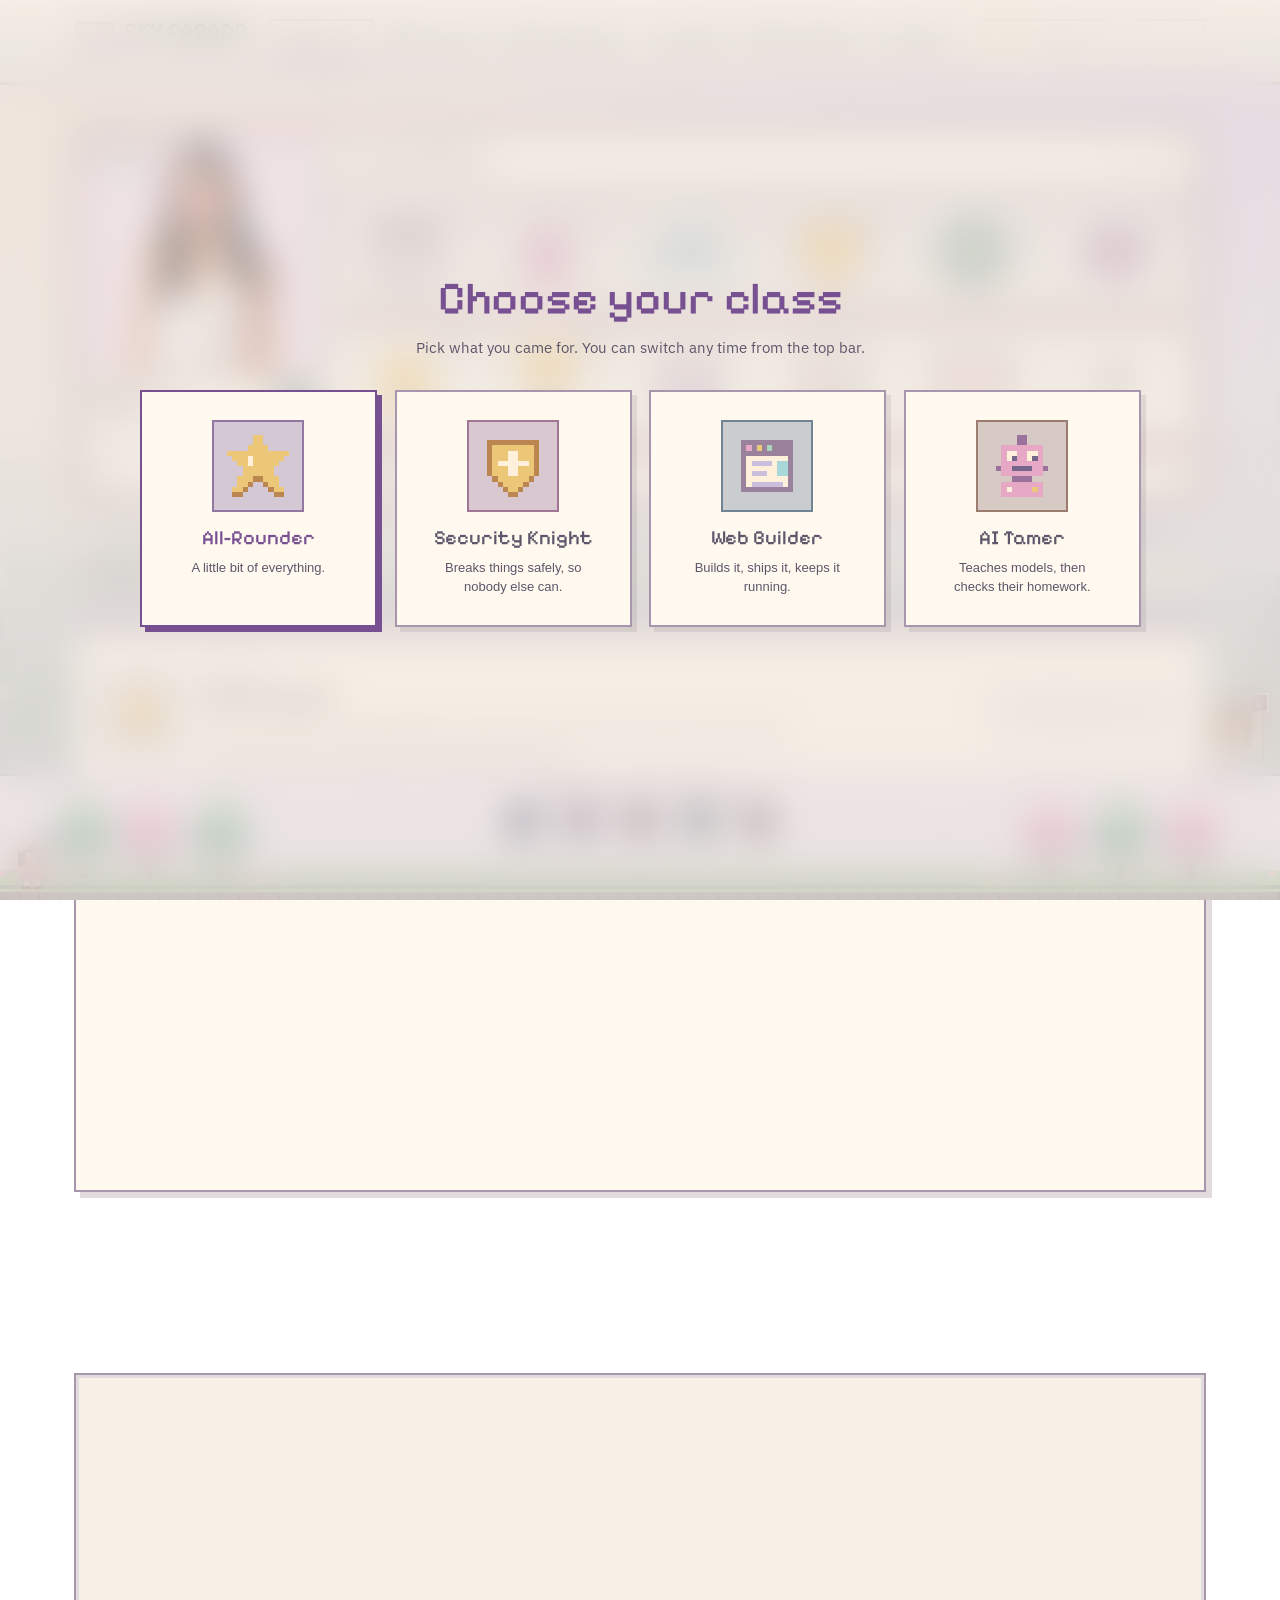
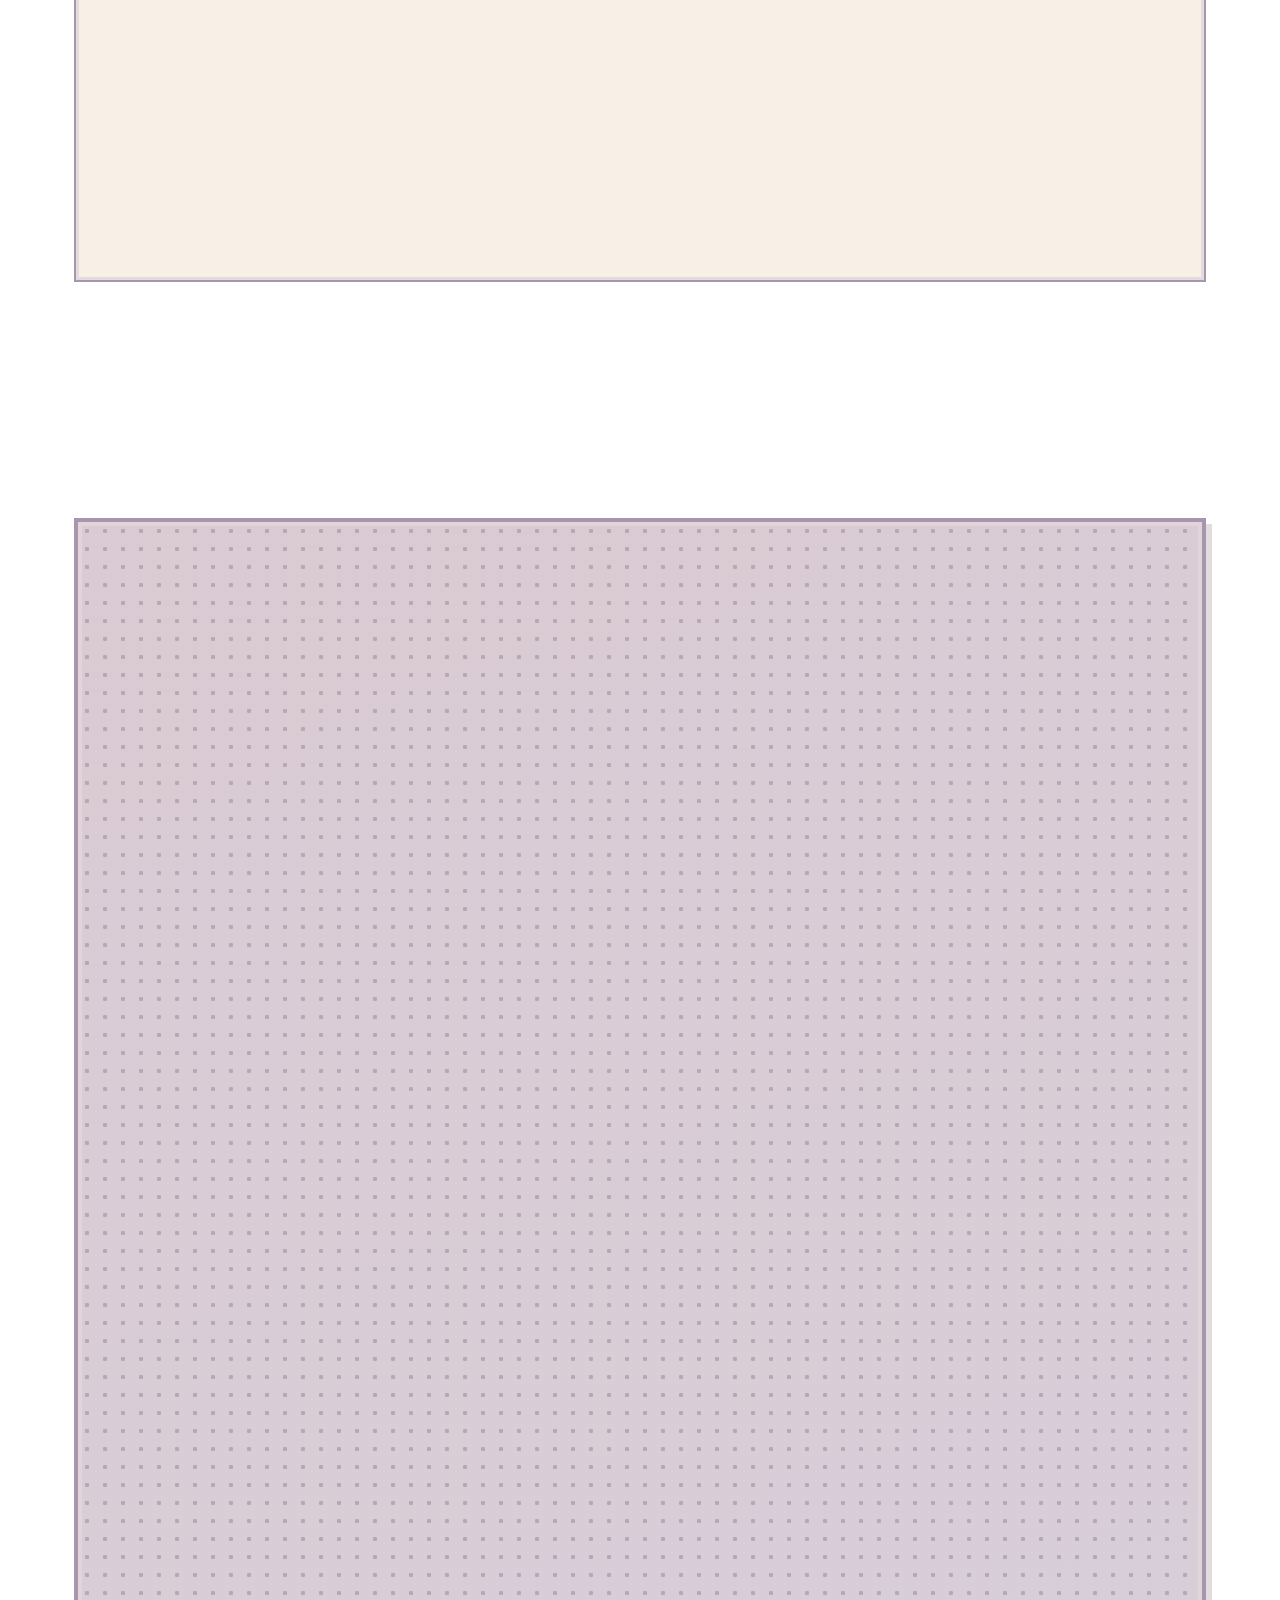
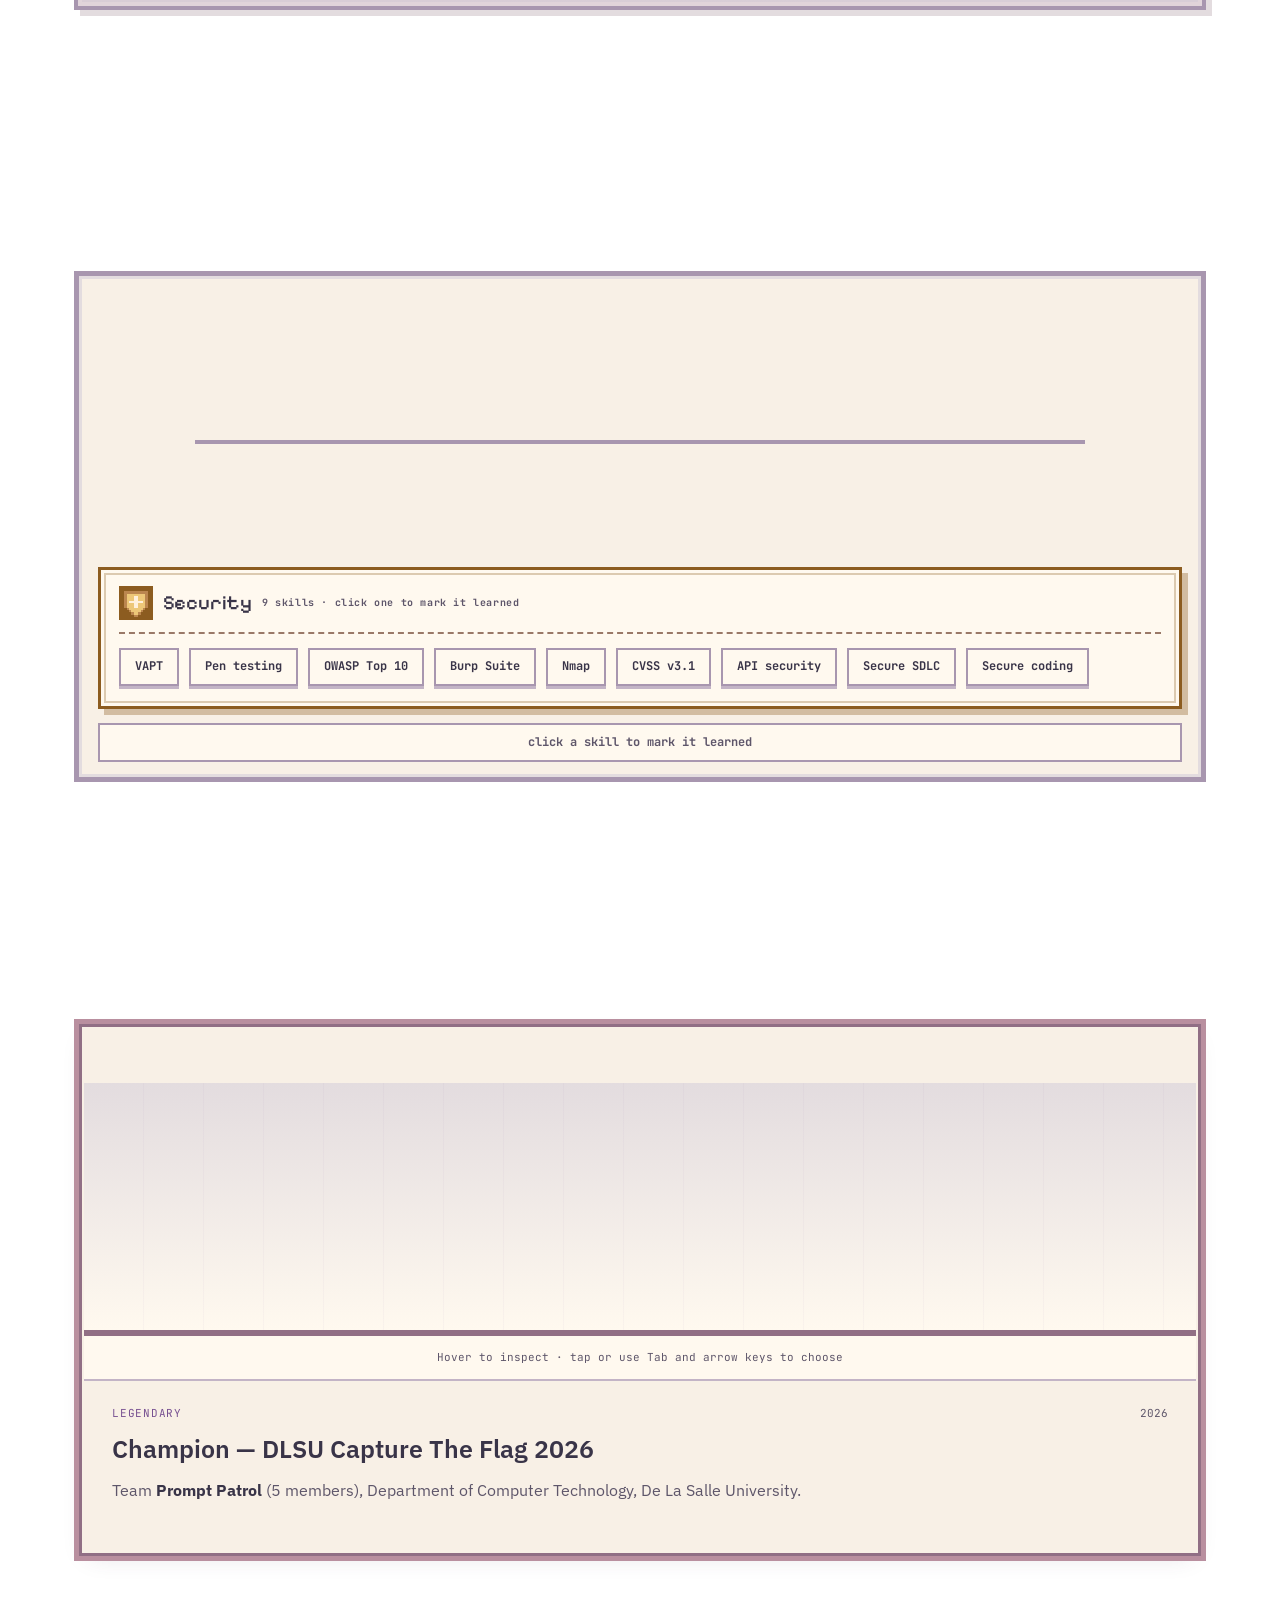
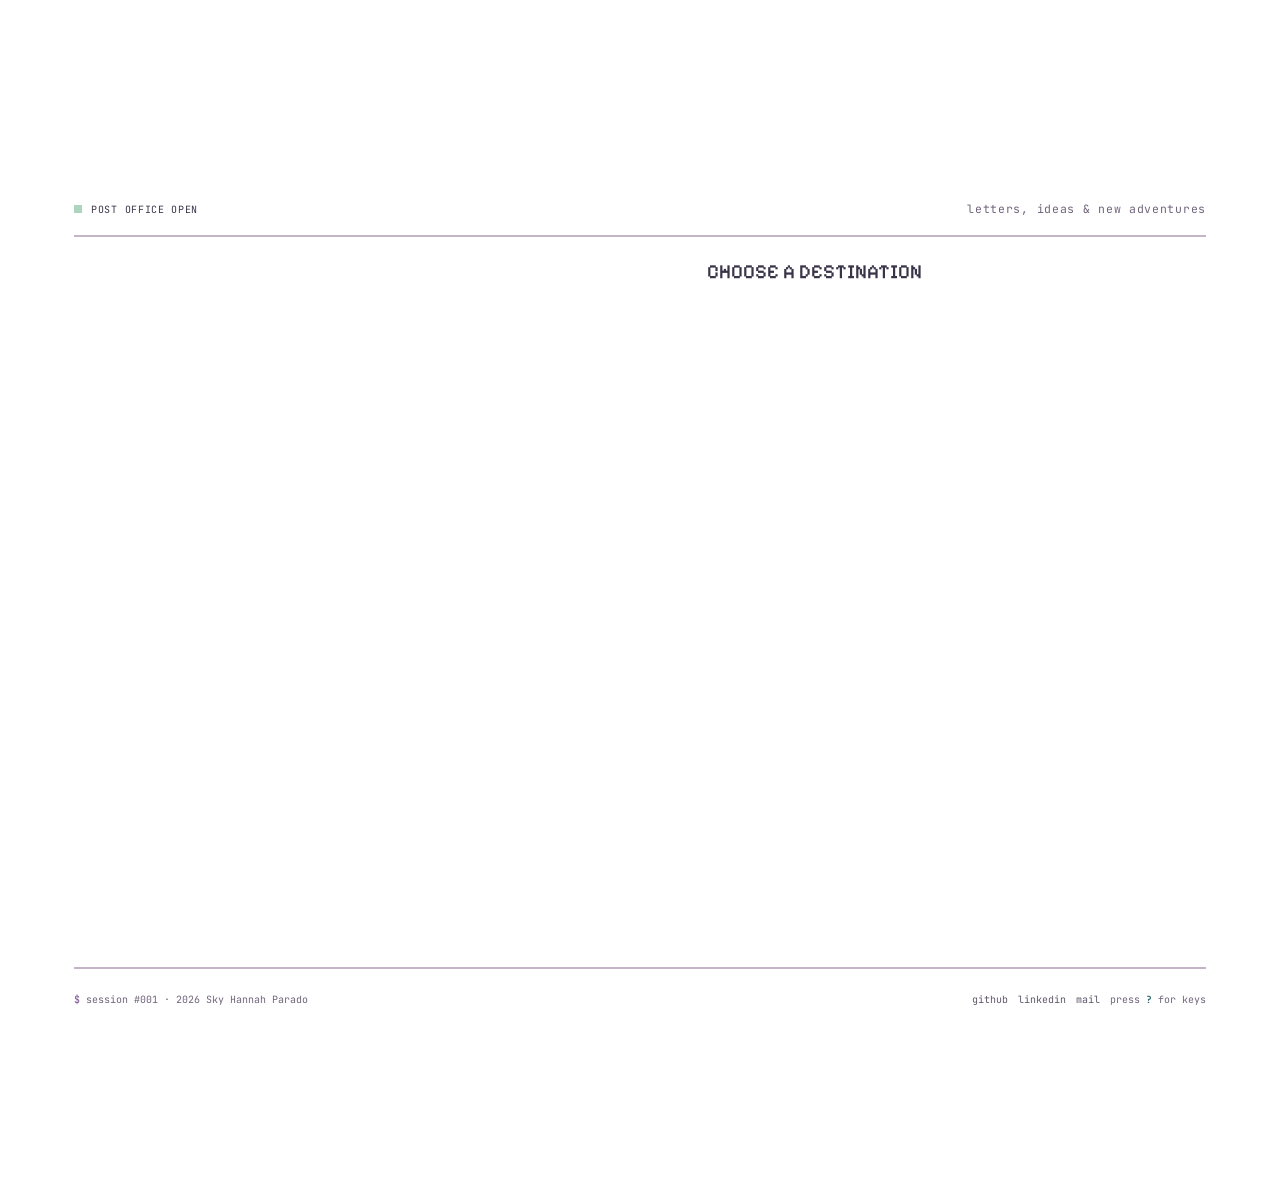
<file: index.html>
<!DOCTYPE html>
<html lang="en">
<head>
<meta charset="UTF-8">
<meta name="viewport" content="width=device-width, initial-scale=1.0">
<title>Sky Parado // parado.os</title>
<meta name="description" content="Sky Hannah Parado — Computer Science student at De La Salle University majoring in Network &amp; Information Security. CTF champion, builder of web apps and security tools.">
<link rel="preconnect" href="https://fonts.googleapis.com">
<link rel="preconnect" href="https://fonts.gstatic.com" crossorigin>
<link rel="stylesheet" href="https://fonts.googleapis.com/css2?family=Pixelify+Sans:wght@400;500;600;700&family=JetBrains+Mono:wght@400;500;700&family=IBM+Plex+Sans:wght@400;500;600&display=swap">
<link rel="stylesheet" href="css/style.css">
<link rel="stylesheet" href="css/quest.css">
<link rel="stylesheet" href="css/rpg.css">
<link rel="stylesheet" href="css/home.css">
<link rel="stylesheet" href="css/trophies.css">
<link rel="stylesheet" href="css/post.css">
<link rel="stylesheet" href="css/one.css?v=27">
<link rel="stylesheet" href="css/zoom.css">
<link rel="stylesheet" href="css/motion.css">
<link rel="stylesheet" href="css/guide.css?v=5">
<link rel="icon" href="data:image/svg+xml,<svg xmlns='http://www.w3.org/2000/svg' viewBox='0 0 100 100'><text y='.9em' font-size='90'>⌘</text></svg>">
</head>
<body class="rpg-site one-page" data-page="one">
<a class="skip-link" href="#main-content">Skip to content</a>


<!-- ===== nav: one page, so every link is a section ===== -->
<nav class="nav"><div class="nav-inner">
  <a class="brand" href="#top">
    <span class="logo"><svg viewBox="0 0 24 24" fill="currentColor" shape-rendering="crispEdges" aria-hidden="true"><path d="M3 4h6v3h6V4h6v9h-3v3h-3v3H9v-3H6v-3H3z"/></svg></span>
    <span class="nm">SKY PARADO<small>A LITTLE WORLD BY SKY</small></span>
  </a>
  <div class="nav-links one-nav">
    <a href="#character"><svg viewBox="0 0 24 24" fill="currentColor" shape-rendering="crispEdges" aria-hidden="true"><path fill-rule="evenodd" d="M2 10h3V7h3V4h3V1h2v3h3v3h3v3h3v3h-3v9h-6v-6h-4v6H5v-9H2z"/></svg>about</a>
    <a href="experience.html" data-sec="#experience"><svg viewBox="0 0 24 24" fill="currentColor" shape-rendering="crispEdges" aria-hidden="true"><path fill-rule="evenodd" d="M3 2h18v20H3zM7 6v2h10V6zM7 11v2h10v-2zM7 16v2h7v-2z"/></svg>journal</a>
    <a href="projects.html" data-sec="#projects"><svg viewBox="0 0 24 24" fill="currentColor" shape-rendering="crispEdges" aria-hidden="true"><path fill-rule="evenodd" d="M2 6h20v15H2zM8 2h8v3h-3V4h-2v1H8zM5 9v3h14V9z"/></svg>projects</a>
    <a href="skills.html" data-sec="#skills"><svg viewBox="0 0 24 24" fill="currentColor" shape-rendering="crispEdges" aria-hidden="true"><path d="M10 11H4V5h6v3h2v5h2V8h6v6h-6v4h4v4H6v-4h4z"/></svg>skills</a>
    <a href="certs.html" data-sec="#trophies"><svg viewBox="0 0 24 24" fill="currentColor" shape-rendering="crispEdges" aria-hidden="true"><path fill-rule="evenodd" d="M6 2h12v3h4v9h-5v3h-3v3h4v3H6v-3h4v-3H7v-3H2V5h4zM4 7v5h2V7zM18 7v5h2V7z"/></svg>trophies</a>
    <a href="contact.html" data-sec="#contact"><svg viewBox="0 0 24 24" fill="currentColor" shape-rendering="crispEdges" aria-hidden="true"><path fill-rule="evenodd" d="M2 5h20v15H2zM5 8v9h14V8h-3v3h-3v3h-2v-3H8V8z"/></svg>mail</a>
  </div>
  <button class="cls-switch" type="button" data-cls-open aria-haspopup="dialog" aria-label="Change class"><i data-item="star" aria-hidden="true"></i><span class="tl" id="clsNavName">class</span></button>
  <button class="theme-btn" aria-label="Toggle theme"><svg viewBox="0 0 24 24" fill="none" stroke="currentColor" stroke-width="2" stroke-linecap="round" stroke-linejoin="round"></svg><span class="tl">light</span></button>
  <div class="one-progress" aria-hidden="true"><i></i></div>
</div></nav>

<!-- ===== class gate: first visit picks a class; it sticks until changed from the nav ===== -->
<div class="cls-gate" id="clsGate" role="dialog" aria-modal="true" aria-labelledby="clsGateTitle" hidden>
  <div class="cls-gate-box">
    <h2 id="clsGateTitle">Choose your class</h2>
    <p class="cls-gate-sub">Pick what you came for. You can switch any time from the top bar.</p>
    <div class="cls-picker"><button class="cls-card" type="button" data-cls="all"><span class="cls-sprite"><i data-item="star" aria-hidden="true"></i></span><span class="cls-name">All-Rounder</span><span class="cls-quip">A little bit of everything.</span></button><button class="cls-card" type="button" data-cls="security"><span class="cls-sprite"><i data-item="sec" aria-hidden="true"></i></span><span class="cls-name">Security Knight</span><span class="cls-quip">Breaks things safely, so nobody else can.</span></button><button class="cls-card" type="button" data-cls="web"><span class="cls-sprite"><i data-item="web" aria-hidden="true"></i></span><span class="cls-name">Web Builder</span><span class="cls-quip">Builds it, ships it, keeps it running.</span></button><button class="cls-card" type="button" data-cls="ai"><span class="cls-sprite"><i data-item="ai" aria-hidden="true"></i></span><span class="cls-name">AI Tamer</span><span class="cls-quip">Teaches models, then checks their homework.</span></button></div>
  </div>
</div>

<main id="main-content" class="wrap hud-frame">

  <!-- ===== 00 · character card: portrait + inventory. Words appear in the dialog box on hover ===== -->
  <section class="cc" id="character" aria-labelledby="home-title">
    <div class="cc-left">
      <figure class="cc-photo" aria-label="Sky Hannah Parado &middot; Computer Science student at De La Salle University &middot; President of the Information Security Organization &middot; builds web apps, breaks them safely, plays CTFs">
        <span class="cc-no">No.001</span>
        <img src="picture_sky.png" alt="Sky Hannah Parado" width="240" height="280">
      </figure>
      <div class="cc-name">
        <h1 id="home-title">SKY <span>P.</span></h1>
        <button class="cc-sfx" type="button" aria-pressed="true" aria-label="Sound effects &middot; click to mute or unmute">&#9834;</button>
      </div>
      <dl class="cc-stats">
        <div><dt>PROJECTS</dt><dd>25</dd></div>
        <div><dt>CERTS</dt><dd>25</dd></div>
        <div><dt>CTFS</dt><dd>5</dd></div>
        <div><dt>DEAN'S LIST</dt><dd>&times;3</dd></div>
      </dl>
    </div>
    <div class="cc-body">
      <div class="trophy-case-top"><span>SKY'S INVENTORY</span><span class="trophy-case-count">12 / ITEMS</span></div>
      <div class="inv">
        <a href="projects.html" aria-label="Web &amp; apps &times;3 &middot; CITO, CampusCart, History of Data Storage &middot; see them in the workshop"><b>&times;3</b><i data-item="web"></i></a>
        <a href="projects.html" aria-label="AI &times;3 &middot; CatBot, PINOYBOT, Sokoban Solver &middot; see them in the workshop"><b>&times;3</b><i data-item="ai"></i></a>
        <a href="projects.html" aria-label="Networking &times;2 &middot; ping, traceroute and VoIP by hand &middot; see them in the workshop"><b>&times;2</b><i data-item="net"></i></a>
        <a href="projects.html" aria-label="Security &times;2 &middot; AI Web App Scanner, CampusCart hardening &middot; see them in the workshop"><b>&times;2</b><i data-item="sec"></i></a>
        <a href="projects.html" aria-label="Systems &times;1 &middot; 8-way cache simulator &middot; see them in the workshop"><b>&times;1</b><i data-item="sys"></i></a>
        <a href="#proj-fuzzer" aria-label="38 findings &middot; AI Web App Scanner &middot; zero false positives"><b>38</b><i data-item="bug"></i></a>
        <a href="#experience" aria-label="Dean's List &times;3 &middot; First Dean's Lister twice, Second once"><b>&times;3</b><i data-item="star"></i></a>
        <a href="#trophies" aria-label="Trophies &times;5 &middot; DLSU CTF champion, ISO CTF 2nd place, top 8% at CSCTF, top 12% at PINK+ CTF"><b>&times;5</b><i data-item="trophy"></i></a>
        <a href="#experience" aria-label="Journal &middot; four work roles and four organizations at De La Salle University"><i data-item="journal"></i></a>
        <a href="#skills" aria-label="Tool rack &middot; Python, Java, C++, JavaScript, Burp Suite, Nmap, Apps Script&hellip;"><i data-item="code"></i></a>
        <a href="#contact" aria-label="Post office &middot; available for work &middot; send a letter"><i data-item="mail"></i></a>
        <a href="https://github.com/skyparado" target="_blank" rel="noopener" aria-label="GitHub &middot; github.com/skyparado"><span>GH</span></a>
      </div>
      <p class="cc-say" id="ccSay" aria-hidden="true">&#9656; point at an item to inspect it</p>
    </div>
  </section>

  <!-- ===== 00½ · choose your class: one view per career path ===== -->
  <section class="one-sec cls" id="classes" aria-labelledby="cls-title">
    <div class="section-title"><h2 id="cls-title">Your class</h2><button class="cls-change" type="button" data-cls-open>&#8644; change class</button></div>
    <div class="cls-sheet" data-cls="all" data-name="All-Rounder"><div class="cls-sheet-top"><span class="cls-sprite"><i data-item="star" aria-hidden="true"></i></span><div class="cls-sheet-copy"><span class="cls-tag">PLAYING AS</span><h3>All-Rounder</h3><p>Security student, software builder, curious human. The whole adventure: security, web and AI, plus the people and orgs along the way.</p></div><a class="btn cls-cv" href="assets/cv/ParadoSky_CV.pdf" download>&#11015; Download full CV</a></div><h4 class="cls-h">BADGES</h4><ul class="cls-badges"><li>ISC2 CC &middot; exam passed</li><li>CTF Champion 2026</li><li>President, DLSU ISO</li><li>First Dean's Lister</li></ul><h4 class="cls-h">SIGNATURE QUESTS</h4><div class="cls-quests"><a class="cls-quest" href="https://github.com/rdgonzaga/vibecheck" target="_blank" rel="noopener"><img src="assets/projects/vibecheck.webp" alt="VibeCheck risk report" width="960" height="611" loading="lazy"><span><b>VibeCheck</b><small>fuzzer for AI-built apps &middot; CVSS</small></span></a><a class="cls-quest" href="https://github.com/skyparado/CSSWENG" target="_blank" rel="noopener"><img src="assets/projects/clinic.webp" alt="Clinic system dashboard" width="960" height="570" loading="lazy"><span><b>Clinic EMR</b><small>TypeScript &middot; Prisma &middot; Postgres</small></span></a><a class="cls-quest" href="https://github.com/skyparado/APCTT-Hackathon-2026" target="_blank" rel="noopener"><img src="assets/projects/apctt.webp" alt="APCTT evaluation log" width="960" height="510" loading="lazy"><span><b>APCTT Hackathon</b><small>readiness ratings from evidence</small></span></a></div></div><div class="cls-sheet" data-cls="security" data-name="Security Knight" hidden><div class="cls-sheet-top"><span class="cls-sprite"><i data-item="sec" aria-hidden="true"></i></span><div class="cls-sheet-copy"><span class="cls-tag">PLAYING AS</span><h3>Security Knight</h3><p>Offense, defense and secure code. President of DLSU's Information Security Organization and a CTF champion.</p></div><a class="btn cls-cv" href="assets/cv/ParadoSky_CV_Security.pdf" download>&#11015; Download Security CV</a></div><h4 class="cls-h">BADGES</h4><ul class="cls-badges"><li>ISC2 CC &middot; exam passed</li><li>Junior VAPT Practitioner</li><li>CTF Champion 2026</li><li>CSCTF 2026 &middot; top 8%</li></ul><h4 class="cls-h">SIGNATURE QUESTS</h4><div class="cls-quests"><a class="cls-quest" href="https://github.com/rdgonzaga/vibecheck" target="_blank" rel="noopener"><img src="assets/projects/vibecheck.webp" alt="VibeCheck risk report" width="960" height="611" loading="lazy"><span><b>VibeCheck</b><small>fuzzer for AI-built apps &middot; CVSS</small></span></a><a class="cls-quest" href="https://github.com/skyparado/InvestigatoryScanner" target="_blank" rel="noopener"><img src="assets/projects/bluetrace.webp" alt="BlueTrace incident report" width="960" height="614" loading="lazy"><span><b>BlueTrace</b><small>log forensics &middot; 8 detectors</small></span></a><a class="cls-quest" href="https://github.com/skyparado/AY2526T3-CCDEVAP-HO4-Team1-Parado" target="_blank" rel="noopener"><img src="assets/projects/campuscart.webp" alt="CampusCart dashboard" width="960" height="439" loading="lazy"><span><b>CampusCart</b><small>secure auth &middot; parameterized SQL</small></span></a></div></div><div class="cls-sheet" data-cls="web" data-name="Web Builder" hidden><div class="cls-sheet-top"><span class="cls-sprite"><i data-item="web" aria-hidden="true"></i></span><div class="cls-sheet-copy"><span class="cls-tag">PLAYING AS</span><h3>Web Builder</h3><p>Full-stack apps, add-ons and automations, with security built in from the start.</p></div><a class="btn cls-cv" href="assets/cv/ParadoSky_CV_WebDev.pdf" download>&#11015; Download Web Dev CV</a></div><h4 class="cls-h">BADGES</h4><ul class="cls-badges"><li>Maintains review.ahead.edu.ph</li><li>Automated The Good Trade PH pipeline</li><li>Clinic EMR deployed with CI</li><li>Designs UI in Figma</li></ul><h4 class="cls-h">SIGNATURE QUESTS</h4><div class="cls-quests"><a class="cls-quest" href="https://github.com/skyparado/CSSWENG" target="_blank" rel="noopener"><img src="assets/projects/clinic.webp" alt="Clinic system dashboard" width="960" height="570" loading="lazy"><span><b>Clinic EMR</b><small>TypeScript &middot; Prisma &middot; Postgres</small></span></a><a class="cls-quest" href="https://github.com/skyparado/CITO-Citation-Tool" target="_blank" rel="noopener"><img src="assets/projects/cito.webp" alt="Cito sidebar" width="480" height="300" loading="lazy"><span><b>CITO</b><small>Google Docs add-on &middot; OAuth</small></span></a><a class="cls-quest" href="https://github.com/skyparado/GradesForecast" target="_blank" rel="noopener"><img src="assets/projects/grades.webp" alt="DL Planner term view" width="960" height="570" loading="lazy"><span><b>DL Planner</b><small>GWA tracker &middot; Supabase</small></span></a></div></div><div class="cls-sheet" data-cls="ai" data-name="AI Tamer" hidden><div class="cls-sheet-top"><span class="cls-sprite"><i data-item="ai" aria-hidden="true"></i></span><div class="cls-sheet-copy"><span class="cls-tag">PLAYING AS</span><h3>AI Tamer</h3><p>LLM evaluation, NLP, reinforcement learning and search, plus automations that save real hours.</p></div><a class="btn cls-cv" href="assets/cv/ParadoSky_CV_AI.pdf" download>&#11015; Download AI CV</a></div><h4 class="cls-h">BADGES</h4><ul class="cls-badges"><li>Trains LLMs at DataAnnotation</li><li>APCTT score 0.694 &rarr; 0.781</li><li>PinoyBot &middot; 95.7% accuracy</li><li>Huawei Innovators Camp</li></ul><h4 class="cls-h">SIGNATURE QUESTS</h4><div class="cls-quests"><a class="cls-quest" href="https://github.com/skyparado/APCTT-Hackathon-2026" target="_blank" rel="noopener"><img src="assets/projects/apctt.webp" alt="APCTT evaluation log" width="960" height="510" loading="lazy"><span><b>APCTT Hackathon</b><small>readiness ratings from evidence</small></span></a><a class="cls-quest" href="https://github.com/skyparado/PINOYBOT_LanguageClassiefierBot" target="_blank" rel="noopener"><img src="assets/projects/pinoy.webp" alt="PinoyBot test output" width="960" height="600" loading="lazy"><span><b>PinoyBot</b><small>Filipino/English tagger</small></span></a><a class="cls-quest" href="https://github.com/skyparado/QLearning_Machine" target="_blank" rel="noopener"><img src="assets/projects/qlearning.webp" alt="CatBot chasing a cat" width="512" height="320" loading="lazy"><span><b>CatBot</b><small>Q-learning cat catcher</small></span></a></div></div>
  </section>

  <!-- ===== 01 · experience ===== -->
  <section class="one-sec" id="experience" aria-labelledby="exp-title">
    <div class="section-title"><h2 id="exp-title">Experience</h2><span class="one-cmd">$ cat journal.log</span></div>

    <div class="one-tabs" role="tablist" aria-label="Chapters">
      <button role="tab" id="tab-work" aria-controls="panel-work" aria-selected="true">Work</button>
      <button role="tab" id="tab-college" aria-controls="panel-college" aria-selected="false" tabindex="-1">College</button>
      <button role="tab" data-show="all" id="tab-shs" aria-controls="panel-shs" aria-selected="false" tabindex="-1">Senior high</button>
      <button role="tab" data-show="all" id="tab-jhs" aria-controls="panel-jhs" aria-selected="false" tabindex="-1">Junior high</button>
    </div>

    <div class="one-frame" role="tabpanel" id="panel-work" aria-labelledby="tab-work">
      <div class="one-school">
        <div><h3>Work experience</h3><p>Internships, contract and freelance work &middot; Remote</p></div>
        <span class="one-when">2026 &mdash; Present</span>
      </div>
      <ol class="one-timeline">
        <li class="is-next" data-show="all security ai"><i data-item="sec" aria-hidden="true"></i><span class="one-when">Dec 2026</span><div><h4>AI Application Security Intern<span>NEXLEVR</span></h4><ul><li>Incoming remote internship, Dec 1&ndash;31, 2026: self-paced, task-based work in AI application security.</li><li>Completing all assigned tasks earns a NEXLEVR internship certificate.</li></ul></div></li>
        <li data-show="all security" class="is-now"><i data-item="sec" aria-hidden="true"></i><span class="one-when">Nov &mdash; Dec 2026</span><div><h4>SOC Analyst &amp; Ethical Hacking Intern<span>TechBiz Security</span></h4><ul><li>Six-week intensive program (Cohort B-504) covering Security Operations Center analysis and ethical hacking.</li><li>Guided labs and mentor-reviewed assessments in security monitoring, vulnerability identification and offensive security.</li></ul></div></li>
        <li data-show="all web security" class="is-now"><i data-item="web" aria-hidden="true"></i><span class="one-when">Sep &mdash; Dec 2026</span><div><h4>IT &amp; Web Maintenance Intern<span>AHEAD Tutorial and Review Center</span></h4><ul><li>Own the day-to-day upkeep and quality assurance of review.ahead.edu.ph, the site prospective reviewees use to explore programs, schedules and enrollment.</li><li>Led the UI design of schedule timetables for a six-page program overhaul in Figma, and pitched a footer redesign to streamline navigation.</li></ul></div></li>
        <li data-show="all web ai"><i data-item="cart" aria-hidden="true"></i><span class="one-when">Oct &mdash; Nov 2026</span><div><h4>Web Developer<span>The Good Trade PH</span></h4><ul><li>Automated the end-to-end merchant application pipeline by syncing data across Google Forms, Sheets, Gmail and Drive with Google Apps Script.</li></ul></div></li>
        <li data-show="all ai" class="is-now"><i data-item="ai" aria-hidden="true"></i><span class="one-when">Sep 2026 &mdash; Now</span><div><h4>Analyst / AI Trainer<span>DataAnnotation</span></h4><ul><li>Evaluate LLM-generated Python code against correctness and quality standards, with detailed feedback used to train AI models.</li></ul></div></li>
      </ol>
    </div>

    <div class="one-frame" role="tabpanel" id="panel-college" aria-labelledby="tab-college" hidden>
      <div class="one-school">
        <div><h3>De La Salle University</h3><p>BS Computer Science, Major in Network &amp; Information Security &middot; Manila</p></div>
        <span class="one-when">2024 — Present</span>
      </div>
      <ol class="one-timeline">
        <li data-show="all security" class="is-now"><i data-item="flag" aria-hidden="true"></i><span class="one-when">Sep 2026 &mdash; Now</span><div><h4>President<span>Information Security Organization</span></h4><ul><li>Lead five departments, coordinating 30+ officers and 100+ members.</li><li>Initiated collaboration with ISC2 and other cybersecurity professionals to expand learning and career opportunities.</li><li>Spearhead CyberQuests, CyberPath, Open Projects and NIS to Know, alongside technical workshops.</li></ul></div></li>
        <li data-show="all web" class="is-now"><i data-item="code" aria-hidden="true"></i><span class="one-when">Oct 2026 &mdash; Now</span><div><h4>Web Developer<span>Computer Studies Government</span></h4><ul><li>Lead end-to-end web development for the College of Computer Studies, on student-facing platforms used by over 3,000 students.</li><li>Handle both frontend and backend development.</li></ul></div></li>
        <li data-show="all" class="is-now"><i data-item="chat" aria-hidden="true"></i><span class="one-when">Sep 2026 &mdash; Now</span><div><h4>Assistant Manager, Culture &amp; Internal Development<span>DLSU Archers Consulting Group</span></h4><ul><li>Plan culture-building and engagement initiatives that strengthen team relationships across the organization.</li></ul></div></li>
        <li data-show="all"><i data-item="trophy" aria-hidden="true"></i><span class="one-when">Jan &mdash; Jul 2026</span><div><h4>Corporate Relations Assistant Team Lead<span>HackerCup 2026</span></h4><ul><li>Secured corporate sponsorships and industry partnerships for DLSU's flagship hackathon.</li><li>Coordinated corporate relations, marketing and technical teams.</li></ul></div></li>
        <li data-show="all security"><i data-item="sec" aria-hidden="true"></i><span class="one-when">Sep 2025 &mdash; Sep 2026</span><div><h4>Organization Development Officer<span>Information Security Organization</span></h4><ul><li>Developed culture-building and team-bonding activities to strengthen officer engagement.</li></ul></div></li>
        <li data-show="all"><i data-item="sys" aria-hidden="true"></i><span class="one-when">Sep 2025 &mdash; Aug 2026</span><div><h4>Junior Officer<span>La Salle Computer Society</span></h4><ul><li>Completed the 40th LSCS Junior Officer Training Program.</li><li>Contributed to officer-led projects and took part in technical trainings and workshops.</li></ul></div></li>
        <li><i data-item="star" aria-hidden="true"></i><span class="one-when">2024 &mdash; 2026</span><div><h4>Dean's List<span>DLSU</span></h4><ul><li>First Dean's Lister, AY 2025&ndash;2026 (Terms 1 &amp; 2).</li><li>Second Dean's Lister, AY 2024&ndash;2025 (Term 1).</li></ul></div></li>
      </ol>
    </div>

    <div class="one-frame" role="tabpanel" id="panel-shs" aria-labelledby="tab-shs" hidden>
      <div class="one-school">
        <div><h3>Sacred Heart School – Ateneo de Cebu</h3><p>STEM Strand &middot; Top 10% of graduating cohort (GPA 96.40) &middot; Gold Honors (G11), Silver Honors (G12)</p></div>
        <span class="one-when">Grades 11 — 12</span>
      </div>
      <ol class="one-timeline">
        <li><i data-item="flag" aria-hidden="true"></i><span class="one-when">G11 — G12</span><div><h4>Vice President<span>CIDA</span></h4><ul><li>Organized five inter-school debate competitions of 200+ participants each, generating about PHP 100,000 per competition.</li><li>Supported fundraising and outreach that raised PHP 50,000 in donations.</li><li>Directed logistics, registration, adjudication, and finance.</li></ul></div></li>
        <li><i data-item="flag" aria-hidden="true"></i><span class="one-when">G10 — G12</span><div><h4>Marketing Director<span>Interact Metro Mandaue</span></h4><ul><li>Led graphics work and assigned video and photography tasks.</li><li>Headed Lottery for a Cause and fundraisers for the Marawi Siege.</li></ul></div></li>
        <li><i data-item="journal" aria-hidden="true"></i><span class="one-when">Grade 12</span><div><h4>Organization Board<span>Ignatian Servant Leaders Council</span></h4><ul><li>Created school projects and organized initiatives on behalf of the student body.</li></ul></div></li>
        <li><i data-item="crate" aria-hidden="true"></i><span class="one-when">2024</span><div><h4>Work Immersion Intern<span>Uratex</span></h4><ul><li>80-hour immersion in sales operations and inventory management; reconciled stock records.</li></ul></div></li>
      </ol>
    </div>

    <div class="one-frame" role="tabpanel" id="panel-jhs" aria-labelledby="tab-jhs" hidden>
      <div class="one-school">
        <div><h3>Junior High School</h3><p>Debate, publications, finance &amp; school service &middot; Cebu</p></div>
        <span class="one-when">Grades 7 — 10</span>
      </div>
      <ol class="one-timeline">
        <li><i data-item="chat" aria-hidden="true"></i><span class="one-when">G7 — G8</span><div><h4>Treasurer &amp; Head Trainer<span>Hijas Debate Society</span></h4><ul><li>Managed school funds and trained the batch's debaters.</li></ul></div></li>
        <li><i data-item="mail" aria-hidden="true"></i><span class="one-when">G7 — G8</span><div><h4>Treasurer<span>Cebu Debate Society</span></h4><ul><li>Managed the funds used to run tournaments.</li></ul></div></li>
        <li><i data-item="trophy" aria-hidden="true"></i><span class="one-when">2018 — 2021</span><div><h4>Competitive debater</h4><ul><li>7 tournaments, including a PWSDC 2021 quarter-final and Ateneo Debate Camp 2021.</li></ul></div></li>
      </ol>
    </div>

    <a class="one-more is-journal" href="experience.html"><b>JOURNAL</b><span>read every chapter &rarr;</span></a>
  </section>

  <!-- ===== 02 · projects ===== -->
  <section class="one-sec" id="projects" aria-labelledby="proj-title">
    <div class="section-title"><h2 id="proj-title">Projects</h2><span class="one-cmd">4 of 25 pinned</span></div>

    <div class="one-proj-grid one-board">
      <article class="one-proj is-feat" data-cat="security" id="proj-fuzzer" data-show="all security">
        <div class="one-pic"><img src="assets/projects/vibecheck.webp" alt="VibeCheck vulnerability risk report with CVSS-scored findings" width="960" height="611" loading="lazy"><i class="one-sticker" data-item="bug" aria-hidden="true"></i></div>
        <div class="one-proj-top"><span>Security</span><time>2026</time></div>
        <h3>VibeCheck</h3>
        <div class="one-desc">
        <p>A hybrid scanner and fuzzer that audits AI-generated (&ldquo;vibe-coded&rdquo;) web apps for exposed secrets, missing auth, weak JWTs, IDOR and missing rate limits, scoring every finding with CVSS v3.1.</p>
        <p class="one-win">38 findings across 7 vulnerability classes &middot; zero false positives on a hardened control</p>
        <ul class="one-tags"><li>Python</li><li>LLM</li><li>CVSS v3.1</li></ul>
        </div>
        <a class="one-link" href="https://github.com/rdgonzaga/vibecheck" target="_blank" rel="noopener">View repository &#8599;</a>
      </article>
      <article class="one-proj is-feat" data-cat="web" id="proj-cito" data-show="all web">
        <div class="one-pic"><img src="assets/projects/cito.webp" alt="Cito sidebar in Google Docs" width="480" height="300" loading="lazy"><i class="one-sticker" data-item="doc" aria-hidden="true"></i></div>
        <div class="one-proj-top"><span>Web &amp; apps</span><time>2026</time></div>
        <h3>CITO Citation Tool</h3>
        <div class="one-desc">
        <p>Find supporting or opposing research without leaving your Google document. Highlight text to look for credible, citable sources.</p>
        <p class="one-win">Built the first version: scoped OAuth permissions &amp; secure token storage</p>
        <ul class="one-tags"><li>Apps Script</li><li>TypeScript</li><li>API</li></ul>
        </div>
        <a class="one-link" href="https://github.com/skyparado/CITO-Citation-Tool" target="_blank" rel="noopener">View repository &#8599;</a>
      </article>
      <article class="one-proj is-feat" data-cat="web security" id="proj-campuscart" data-show="all security web">
        <div class="one-pic"><img src="assets/projects/campuscart.webp" alt="CampusCart overview dashboard" width="960" height="439" loading="lazy"><i class="one-sticker" data-item="cart" aria-hidden="true"></i></div>
        <div class="one-proj-top"><span>Web &amp; apps</span><time>2026</time></div>
        <h3>CampusCart</h3>
        <div class="one-desc">
        <p>A campus marketplace built with a five-person team. I led the frontend and strengthened the backend.</p>
        <p class="one-win">Secure auth, sanitized inputs, parameterized SQL, threat modelling from design to release</p>
        <ul class="one-tags"><li>JavaScript</li><li>SQL</li><li>Secure SDLC</li></ul>
        </div>
        <a class="one-link" href="https://github.com/skyparado/AY2526T3-CCDEVAP-HO4-Team1-Parado" target="_blank" rel="noopener">View repository &#8599;</a>
      </article>
      <article class="one-proj is-feat" data-cat="network" id="proj-netutils" data-show="all security">
        <div class="one-pic"><img src="assets/projects/ping.webp" alt="Custom ping utility output in a terminal" width="960" height="558" loading="lazy"><i class="one-sticker" data-item="net" aria-hidden="true"></i></div>
        <div class="one-proj-top"><span>Networking</span><time>2025 — 2026</time></div>
        <h3>Network Programming Utilities</h3>
        <div class="one-desc">
        <p>Custom ping, traceroute and a VoIP simulator exploring how networks communicate, down to raw ICMP sockets.</p>
        <p class="one-win">Implemented TCP/IP and ICMP protocol behaviour by hand</p>
        <ul class="one-tags"><li>Python</li><li>Java</li><li>Sockets</li></ul>
        </div>
        <a class="one-link" href="https://github.com/skyparado/Custom_Ping_Utility_Using_ICMP" target="_blank" rel="noopener">View repository &#8599;</a>
      </article>
      <article class="one-proj is-feat" id="proj-bluetrace" data-show="security">
        <div class="one-pic"><img src="assets/projects/bluetrace.webp" alt="BlueTrace incident report with correlated incidents and confidence scores" width="960" height="614" loading="lazy"><i class="one-sticker" data-item="sec" aria-hidden="true"></i></div>
        <div class="one-proj-top"><span>Security</span><time>2026</time></div>
        <h3>BlueTrace</h3>
        <div class="one-desc">
        <p>A read-only log-forensics tool that rebuilds what happened in an attack from web, SSH and firewall logs, as a scored kill-chain timeline.</p>
        <p class="one-win">8 detectors &middot; text, JSON and HTML reports &middot; standard library only</p>
        <ul class="one-tags"><li>Python</li><li>Incident response</li><li>Forensics</li></ul>
        </div>
        <a class="one-link" href="https://github.com/skyparado/InvestigatoryScanner" target="_blank" rel="noopener">View repository &#8599;</a>
      </article>
      <article class="one-proj is-feat" id="proj-clinic" data-show="web">
        <div class="one-pic"><img src="assets/projects/clinic.webp" alt="Clinic system dashboard" width="960" height="570" loading="lazy"><i class="one-sticker" data-item="doc" aria-hidden="true"></i></div>
        <div class="one-proj-top"><span>Web &amp; apps</span><time>2026</time></div>
        <h3>Clinic Management System</h3>
        <div class="one-desc">
        <p>A full-stack EMR for a multi-clinic practice, built by a team of five.</p>
        <p class="one-win">Set up the monorepo; built clinics, appointments and documents; CI with Playwright; deployed on Render</p>
        <ul class="one-tags"><li>TypeScript</li><li>Prisma</li><li>PostgreSQL</li></ul>
        </div>
        <a class="one-link" href="https://github.com/skyparado/CSSWENG" target="_blank" rel="noopener">View repository &#8599;</a>
      </article>
      <article class="one-proj is-feat" id="proj-dlplanner" data-show="web">
        <div class="one-pic"><img src="assets/projects/grades.webp" alt="DL Planner term view with projected and goal GWA" width="960" height="570" loading="lazy"><i class="one-sticker" data-item="trophy" aria-hidden="true"></i></div>
        <div class="one-proj-top"><span>Web &amp; apps</span><time>2026</time></div>
        <h3>DL Planner</h3>
        <div class="one-desc">
        <p>A framework-free grade tracker that projects your GWA and ranks which courses to focus on.</p>
        <p class="one-win">Simulates scores against Dean's List targets</p>
        <ul class="one-tags"><li>JavaScript</li><li>Supabase</li><li>Canvas</li></ul>
        </div>
        <a class="one-link" href="https://github.com/skyparado/GradesForecast" target="_blank" rel="noopener">View repository &#8599;</a>
      </article>
      <article class="one-proj is-feat" id="proj-apctt" data-show="ai">
        <div class="one-pic"><img src="assets/projects/apctt.webp" alt="APCTT evaluation log" width="960" height="510" loading="lazy"><i class="one-sticker" data-item="star" aria-hidden="true"></i></div>
        <div class="one-proj-top"><span>AI</span><time>2026</time></div>
        <h3>APCTT Hackathon</h3>
        <div class="one-desc">
        <p>A module that rates a technical report's readiness level (TRL) and quotes the evidence for it.</p>
        <p class="one-win">Criteria score 0.694 &rarr; 0.781 on 99 USGS reports</p>
        <ul class="one-tags"><li>Python</li><li>NLP</li><li>Evaluation</li></ul>
        </div>
        <a class="one-link" href="https://github.com/skyparado/APCTT-Hackathon-2026" target="_blank" rel="noopener">View repository &#8599;</a>
      </article>
      <article class="one-proj is-feat" id="proj-pinoybot" data-show="ai">
        <div class="one-pic"><img src="assets/projects/pinoy.webp" alt="PinoyBot test output with per-token tags" width="960" height="600" loading="lazy"><i class="one-sticker" data-item="chat" aria-hidden="true"></i></div>
        <div class="one-proj-top"><span>AI</span><time>2026</time></div>
        <h3>PinoyBot</h3>
        <div class="one-desc">
        <p>Tags each word in Filipino social-media text as Filipino, English, code-switched or other.</p>
        <p class="one-win">95.7% token accuracy on the held-out test set</p>
        <ul class="one-tags"><li>Python</li><li>scikit-learn</li><li>NLP</li></ul>
        </div>
        <a class="one-link" href="https://github.com/skyparado/PINOYBOT_LanguageClassiefierBot" target="_blank" rel="noopener">View repository &#8599;</a>
      </article>
      <article class="one-proj is-feat" id="proj-catbot" data-show="ai">
        <div class="one-pic"><img src="assets/projects/qlearning.webp" alt="CatBot closing in on a cat" width="512" height="320" loading="lazy"><i class="one-sticker" data-item="ai" aria-hidden="true"></i></div>
        <div class="one-proj-top"><span>AI</span><time>2026</time></div>
        <h3>CatBot</h3>
        <div class="one-desc">
        <p>A Q-learning agent that learns to catch cats with different movement styles on an 8&times;8 grid.</p>
        <p class="one-win">Reward shaping, &epsilon;-greedy exploration and a greedy-loop repair pass</p>
        <ul class="one-tags"><li>Python</li><li>Q-learning</li><li>NumPy</li></ul>
        </div>
        <a class="one-link" href="https://github.com/skyparado/QLearning_Machine" target="_blank" rel="noopener">View repository &#8599;</a>
      </article>
      <article class="one-proj is-feat" id="proj-sokoban" data-show="ai">
        <div class="one-pic"><img src="assets/projects/sokoban.webp" alt="Sokoban board solved by the A* agent" width="800" height="404" loading="lazy"><i class="one-sticker" data-item="crate" aria-hidden="true"></i></div>
        <div class="one-proj-top"><span>AI</span><time>2026</time></div>
        <h3>Sokoban Solver</h3>
        <div class="one-desc">
        <p>An A* search agent that solves Sokoban puzzles within a 15-second limit.</p>
        <p class="one-win">Prunes with reachability BFS, dead squares and freeze-deadlock detection</p>
        <ul class="one-tags"><li>Java</li><li>A* search</li></ul>
        </div>
        <a class="one-link" href="https://github.com/skyparado/Sokoban_Solver" target="_blank" rel="noopener">View repository &#8599;</a>
      </article>
    </div>

    <a class="one-more is-workshop" href="projects.html"><b>WORKSHOP</b><span>all 25 projects &rarr;</span></a>
  </section>

  <!-- ===== 03 · skills ===== -->
  <section class="one-sec" id="skills" aria-labelledby="skills-title">
    <div class="section-title"><h2 id="skills-title">Skills</h2><span class="one-cmd">38 nodes &middot; 5 branches</span></div>
    <div class="tree">
      <div class="tree-top"><span>SKY'S SKILL TREE</span><span class="tree-count">5 BRANCHES &middot; CLICK A BRANCH</span></div>
      <div class="tree-core"><i data-item="star" aria-hidden="true"></i><b>SKY</b><span>LV 38</span></div>
      <div class="tree-branches">
        <section class="tree-br" data-show="all security web" aria-label="Security" data-hint="9 SKILLS"><h3 class="tree-root" tabindex="0"><i data-item="sec" aria-hidden="true"></i><span>Security</span><small>9</small></h3><ul><li><button type="button" class="tree-node" aria-pressed="false">VAPT</button></li><li><button type="button" class="tree-node" aria-pressed="false">Pen testing</button></li><li><button type="button" class="tree-node" aria-pressed="false">OWASP Top 10</button></li><li><button type="button" class="tree-node" aria-pressed="false">Burp Suite</button></li><li><button type="button" class="tree-node" aria-pressed="false">Nmap</button></li><li><button type="button" class="tree-node" aria-pressed="false">CVSS v3.1</button></li><li><button type="button" class="tree-node" aria-pressed="false">API security</button></li><li><button type="button" class="tree-node" aria-pressed="false">Secure SDLC</button></li><li><button type="button" class="tree-node" aria-pressed="false">Secure coding</button></li></ul></section>
        <section class="tree-br" aria-label="Languages" data-hint="7 SKILLS"><h3 class="tree-root" tabindex="0"><i data-item="code" aria-hidden="true"></i><span>Languages</span><small>7</small></h3><ul><li><button type="button" class="tree-node" aria-pressed="false">Python</button></li><li><button type="button" class="tree-node" aria-pressed="false">Java</button></li><li><button type="button" class="tree-node" aria-pressed="false">C++</button></li><li><button type="button" class="tree-node" aria-pressed="false">JavaScript</button></li><li><button type="button" class="tree-node" aria-pressed="false">TypeScript</button></li><li><button type="button" class="tree-node" aria-pressed="false">SQL</button></li><li><button type="button" class="tree-node" aria-pressed="false">HTML &amp; CSS</button></li></ul></section>
        <section class="tree-br" data-show="all ai" aria-label="AI &amp; automation" data-hint="6 SKILLS"><h3 class="tree-root" tabindex="0"><i data-item="ai" aria-hidden="true"></i><span>AI &amp; automation</span><small>6</small></h3><ul><li><button type="button" class="tree-node" aria-pressed="false">LLM integration</button></li><li><button type="button" class="tree-node" aria-pressed="false">Prompt engineering</button></li><li><button type="button" class="tree-node" aria-pressed="false">AI security testing</button></li><li><button type="button" class="tree-node" aria-pressed="false">Apps Script</button></li><li><button type="button" class="tree-node" aria-pressed="false">Workflow automation</button></li><li><button type="button" class="tree-node" aria-pressed="false">API integration</button></li></ul></section>
        <section class="tree-br" aria-label="Dev &amp; tools" data-hint="7 SKILLS"><h3 class="tree-root" tabindex="0"><i data-item="web" aria-hidden="true"></i><span>Dev &amp; tools</span><small>7</small></h3><ul><li><button type="button" class="tree-node" aria-pressed="false">Full-stack web</button></li><li><button type="button" class="tree-node" aria-pressed="false">REST APIs</button></li><li><button type="button" class="tree-node" aria-pressed="false">Git / GitHub</button></li><li><button type="button" class="tree-node" aria-pressed="false">Figma</button></li><li><button type="button" class="tree-node" aria-pressed="false">WordPress</button></li><li><button type="button" class="tree-node" aria-pressed="false">Google Workspace</button></li><li><button type="button" class="tree-node" aria-pressed="false">TCP/IP &amp; sockets</button></li></ul></section>
        <section class="tree-br" data-show="all security" aria-label="Leadership" data-hint="9 SKILLS"><h3 class="tree-root" tabindex="0"><i data-item="flag" aria-hidden="true"></i><span>Leadership</span><small>9</small></h3><ul><li><button type="button" class="tree-node" aria-pressed="false">Team leadership</button></li><li><button type="button" class="tree-node" aria-pressed="false">Project management</button></li><li><button type="button" class="tree-node" aria-pressed="false">Stakeholders</button></li><li><button type="button" class="tree-node" aria-pressed="false">Corporate relations</button></li><li><button type="button" class="tree-node" aria-pressed="false">Event management</button></li><li><button type="button" class="tree-node" aria-pressed="false">Tech docs</button></li><li><button type="button" class="tree-node" aria-pressed="false">QA</button></li><li><button type="button" class="tree-node" aria-pressed="false">Debate</button></li><li><button type="button" class="tree-node" aria-pressed="false">Public speaking</button></li></ul></section>
      </div>
      <p class="tree-bar" id="treeBar" role="status">click a skill to mark it learned</p>
    </div>
    <a class="one-more is-garden" href="skills.html"><b>SKILL GARDEN</b><span>wander all 38 skills &rarr;</span></a>
  </section>

  <!-- ===== 04 · trophies ===== -->
  <section class="one-sec" data-show="all security" id="trophies" aria-labelledby="trophy-title">
    <div class="section-title"><h2 id="trophy-title">Certifications &amp; trophies</h2><span class="one-cmd">$ cat trophies.log</span></div>
    <div class="trophy-case">
      <div class="trophy-case-top"><span>SKY'S TROPHY CABINET</span><span class="trophy-case-count">05 / COLLECTED</span></div>
      <div class="trophy-gallery" role="group" aria-label="Achievement trophies"><button class="trophy-slot" type="button" id="trophy-0" aria-controls="trophy-info-0" aria-pressed="true"><span class="trophy-object"><svg viewBox="0 0 80 84" shape-rendering="crispEdges" aria-hidden="true"><path fill="#bb864f" d="M20 17H8v24h7v6h13v-7H16V24h4zM60 17h12v24h-7v6H52v-7h12V24h-4z"/><path fill="#edc778" d="M20 9h40v10h-4v27h-7v7H31v-7h-7V19h-4zM36 51h8v15h-8z"/><path fill="#ffe9af" d="M27 15h26v5H27zM28 22h5v18h-5z"/><path fill="#bf8d62" d="M26 65h28v6H26z"/><path fill="#82677c" d="M20 71h40v7H20z"/></svg></span><span class="trophy-plaque"><strong>DLSU CTF</strong><span>Champion</span></span></button><button class="trophy-slot" type="button" id="trophy-1" aria-controls="trophy-info-1" aria-pressed="false"><span class="trophy-object"><svg viewBox="0 0 80 84" shape-rendering="crispEdges" aria-hidden="true"><path fill="#9a829d" d="M20 19H9v23h6v6h14v-6H16V25h4zM60 19h11v23h-6v6H51v-6h13V25h-4z"/><path fill="#c9bfdc" d="M20 12h40v11h-4v23h-7v8H31v-8h-7V23h-4zM36 52h8v13h-8z"/><path fill="#f0e9f8" d="M27 17h26v5H27zM28 25h5v13h-5z"/><path fill="#e7a8c6" d="M28 64h24v7H28z"/><path fill="#82677c" d="M22 71h36v7H22z"/></svg></span><span class="trophy-plaque"><strong>ISO CTF</strong><span>2nd place</span></span></button><button class="trophy-slot" type="button" id="trophy-2" aria-controls="trophy-info-2" aria-pressed="false"><span class="trophy-object"><svg viewBox="0 0 80 84" shape-rendering="crispEdges" aria-hidden="true"><path fill="#799fc1" d="M20 7h13l13 28-13 7zM60 7H47L34 35l13 7z"/><path fill="#a9d8db" d="M29 32h22v6h9v27h-9v8H29v-8h-9V38h9z"/><path fill="#648da1" d="M31 39h18v6h5v15h-5v6H31v-6h-5V45h5z"/><path fill="#e7efcc" d="M37 43h6v8h8v6h-8v8h-6v-8h-8v-6h8z"/></svg></span><span class="trophy-plaque"><strong>K17 CTF</strong><span>152 / 682</span></span></button><button class="trophy-slot" type="button" id="trophy-3" aria-controls="trophy-info-3" aria-pressed="false"><span class="trophy-object"><svg viewBox="0 0 80 84" shape-rendering="crispEdges" aria-hidden="true"><path fill="#9b729c" d="M12 12h56v39h-7v10h-8v8H27v-8h-8V51h-7z"/><path fill="#e7a8c6" d="M19 19h42v29h-7v10h-8v7H34v-7h-8V48h-7z"/><path fill="#fff0dc" d="M25 36h7v7h8V29h7v-7h7v14h-7v14H32v-7h-7z"/><path fill="#82677c" d="M27 72h26v6H27z"/></svg></span><span class="trophy-plaque"><strong>VAPT</strong><span>Practitioner</span></span></button><button class="trophy-slot" type="button" id="trophy-4" aria-controls="trophy-info-4" aria-pressed="false"><span class="trophy-object"><svg viewBox="0 0 80 84" shape-rendering="crispEdges" aria-hidden="true"><path fill="#719795" d="M26 12h28v7h7v23H19V19h7z"/><path fill="#292d42" d="M30 21h20v21H30z"/><path fill="#a9d4bd" d="M13 37h54v36H13z"/><path fill="#d5edd0" d="M19 42h42v5H19z"/><path fill="#587c77" d="M34 50h12v9h-3v8h-6v-8h-3z"/></svg></span><span class="trophy-plaque"><strong>ISC2 CC</strong><span>Exam passed</span></span></button></div>
      <div class="trophy-case-help">Hover to inspect &middot; tap or use Tab and arrow keys to choose</div>
      <div class="trophy-details"><article class="trophy-info" id="trophy-info-0" aria-labelledby="trophy-title-0"><div class="trophy-info-meta"><span>legendary</span><span>2026</span></div><h3 id="trophy-title-0">Champion — DLSU Capture The Flag 2026</h3><p>Team <b style="color:var(--fg)">Prompt Patrol</b> (5 members), Department of Computer Technology, De La Salle University.</p></article><article class="trophy-info" id="trophy-info-1" aria-labelledby="trophy-title-1"><div class="trophy-info-meta"><span>2nd place</span><span>2026</span></div><h3 id="trophy-title-1">2nd Place &mdash; ISO CTF 2026</h3><p>Uncharted Knowledge, hosted by the Information Security Organization. Awarded to Sky Hannah Parado.</p></article><article class="trophy-info" id="trophy-info-2" aria-labelledby="trophy-title-2"><div class="trophy-info-meta"><span>top 23%</span><span>2026</span></div><h3 id="trophy-title-2">152 / 682 &mdash; K17 CTF 2026</h3><p>Team <b>SlayTheFlagII</b> placed 152nd out of 682 with <b>2,700 points</b>.</p></article><article class="trophy-info" id="trophy-info-3" aria-labelledby="trophy-title-3"><div class="trophy-info-meta"><span>epic</span><span>Aug 2026</span></div><h3 id="trophy-title-3">Junior VAPT Practitioner</h3><p>NSSECU2 Advanced &amp; Offensive Security, DLSU. Recon, enumeration, validation, controlled exploitation, priv-esc, CVSS v3.1 scoring &amp; technical reporting.</p></article><article class="trophy-info" id="trophy-info-4" aria-labelledby="trophy-title-4"><div class="trophy-info-meta"><span>rare</span><span>2026</span></div><h3 id="trophy-title-4">ISC2 Certified in Cybersecurity (CC)</h3><p>Passed the ISC2 CC certification exam — foundational security principles, access control, network &amp; operations security.</p></article></div>
      <p class="trophy-announcement" role="status" aria-live="polite"></p>
    </div>
    <a class="one-more is-trophy" href="certs.html"><b>TROPHY ROOM</b><span>all 25 certificates &rarr;</span></a>
  </section>

  <!-- ===== 05 · contact ===== -->
  <section class="one-sec" id="contact" aria-labelledby="contact-title">
    <div class="section-title"><h2 id="contact-title">Send a little hello</h2><span class="one-cmd">$ ./post-office.sh</span></div>
    <div class="pixel-post">
    <div class="sec-head mono post-status"><span class="post-status-light" aria-hidden="true"></span><span>POST OFFICE OPEN</span><span class="out">letters, ideas &amp; new adventures</span></div>
    <div class="uplink">
      <!-- terminal form -->
      <form class="term" id="contactForm" novalidate>
        <div class="term-bar"><span aria-hidden="true">&#10022;</span><span class="t">NEW LETTER</span><span class="post-slot post-meter" id="postMeter" aria-hidden="true"><span>POSTAGE</span><i></i><i></i><i></i></span></div>
        <div class="term-body">
          <div class="post-letter-head"><div><span class="post-to">TO: SKY PARADO</span><h2>A new side quest?</h2><p class="ln">Tell me what you have in mind.</p></div><svg class="post-stamp" viewBox="0 0 32 32" shape-rendering="crispEdges" aria-hidden="true"><path fill="currentColor" d="M4 7h24v18H4z"/><path fill="var(--panel)" d="M7 10h18v12H7z"/><path fill="currentColor" d="M7 10h3v3h3v3h6v-3h3v-3h3v6h-3v3h-3v3h-6v-3h-3v-3H7z"/></svg></div>
          <div class="field">
            <label for="c-name">your name</label>
            <input id="c-name" name="name" type="text" autocomplete="name" required placeholder="your name">
          </div>
          <div class="field">
            <label for="c-email">your email</label>
            <input id="c-email" name="email" type="email" autocomplete="email" placeholder="you@domain.com" required>
          </div>
          <div class="field">
            <label for="c-msg">your letter</label>
            <textarea id="c-msg" name="message" placeholder="A project, an idea, or just a hello..." required></textarea>
          </div>
          <button class="btn" type="submit"><svg viewBox="0 0 24 24" fill="none" stroke="currentColor" stroke-width="2" stroke-linecap="round" stroke-linejoin="round"><path d="m22 2-7 20-4-9-9-4z"/></svg>Prepare letter</button>
          <p class="form-note mono one-note" id="formNote" role="status">Opens your email app. Send your letter from there.</p>
        </div>
      </form>

      <!-- channels -->
      <div class="channels"><h2 class="post-menu-title">CHOOSE A DESTINATION</h2>
        <a class="chan" id="header-github" data-gh href="https://github.com/skyparado" target="_blank" rel="noopener">
          <span class="ic"><i data-item="code" aria-hidden="true"></i></span>
          <span><span class="k">github</span><br><span class="v">github.com/skyparado</span></span>
          <span class="arrow"><svg viewBox="0 0 24 24" fill="none" stroke="currentColor" stroke-width="2" stroke-linecap="round" stroke-linejoin="round"><path d="M7 17 17 7M8 7h9v9"/></svg></span>
        </a>
        <a class="chan" id="header-linkedin" data-gh href="https://linkedin.com/in/sky-hannah-parado-3a9218256" target="_blank" rel="noopener">
          <span class="ic"><i data-item="chat" aria-hidden="true"></i></span>
          <span><span class="k">linkedin</span><br><span class="v">in/sky-hannah-parado</span></span>
          <span class="arrow"><svg viewBox="0 0 24 24" fill="none" stroke="currentColor" stroke-width="2" stroke-linecap="round" stroke-linejoin="round"><path d="M7 17 17 7M8 7h9v9"/></svg></span>
        </a>
        <a class="chan" href="mailto:sky.parado@gmail.com">
          <span class="ic"><i data-item="mail" aria-hidden="true"></i></span>
          <span><span class="k">email</span><br><span class="v">sky.parado@gmail.com</span></span>
          <span class="arrow"><svg viewBox="0 0 24 24" fill="none" stroke="currentColor" stroke-width="2" stroke-linecap="round" stroke-linejoin="round"><path d="M7 17 17 7M8 7h9v9"/></svg></span>
        </a>
        <div class="chan" style="cursor:default">
          <span class="ic"><i data-item="flag" aria-hidden="true"></i></span>
          <span><span class="k">home base</span><br><span class="v">Malate, Manila</span></span>
        </div>
      </div>
    </div>
    </div>
  </section>

  <!-- ===== footer ===== -->
  <footer class="footer mono">
    <span><span class="g">$</span> session #<span data-visits>001</span> · <span data-year>2026</span> Sky Hannah Parado</span>
    <span class="krew">
      <a href="https://github.com/skyparado" target="_blank" rel="noopener">github</a>
      <a href="https://linkedin.com/in/sky-hannah-parado-3a9218256" target="_blank" rel="noopener">linkedin</a>
      <a href="mailto:sky.parado@gmail.com">mail</a>
      <span style="color:var(--comment)">press <b style="color:var(--cyan)">?</b> for keys</span>
    </span>
  </footer>
</main>

<script src="js/quest.js"></script>
<script src="js/main.js"></script>
<script src="js/trophies.js"></script>
<script src="js/items.js"></script>
<script src="js/one.js"></script>
<script src="js/post.js"></script>
<script src="js/classes.js?v=10"></script>
<script src="js/guide.js?v=10"></script>
<script src="js/zoom.js"></script>
<script src="js/motion.js"></script>
</body>
</html>
</file>
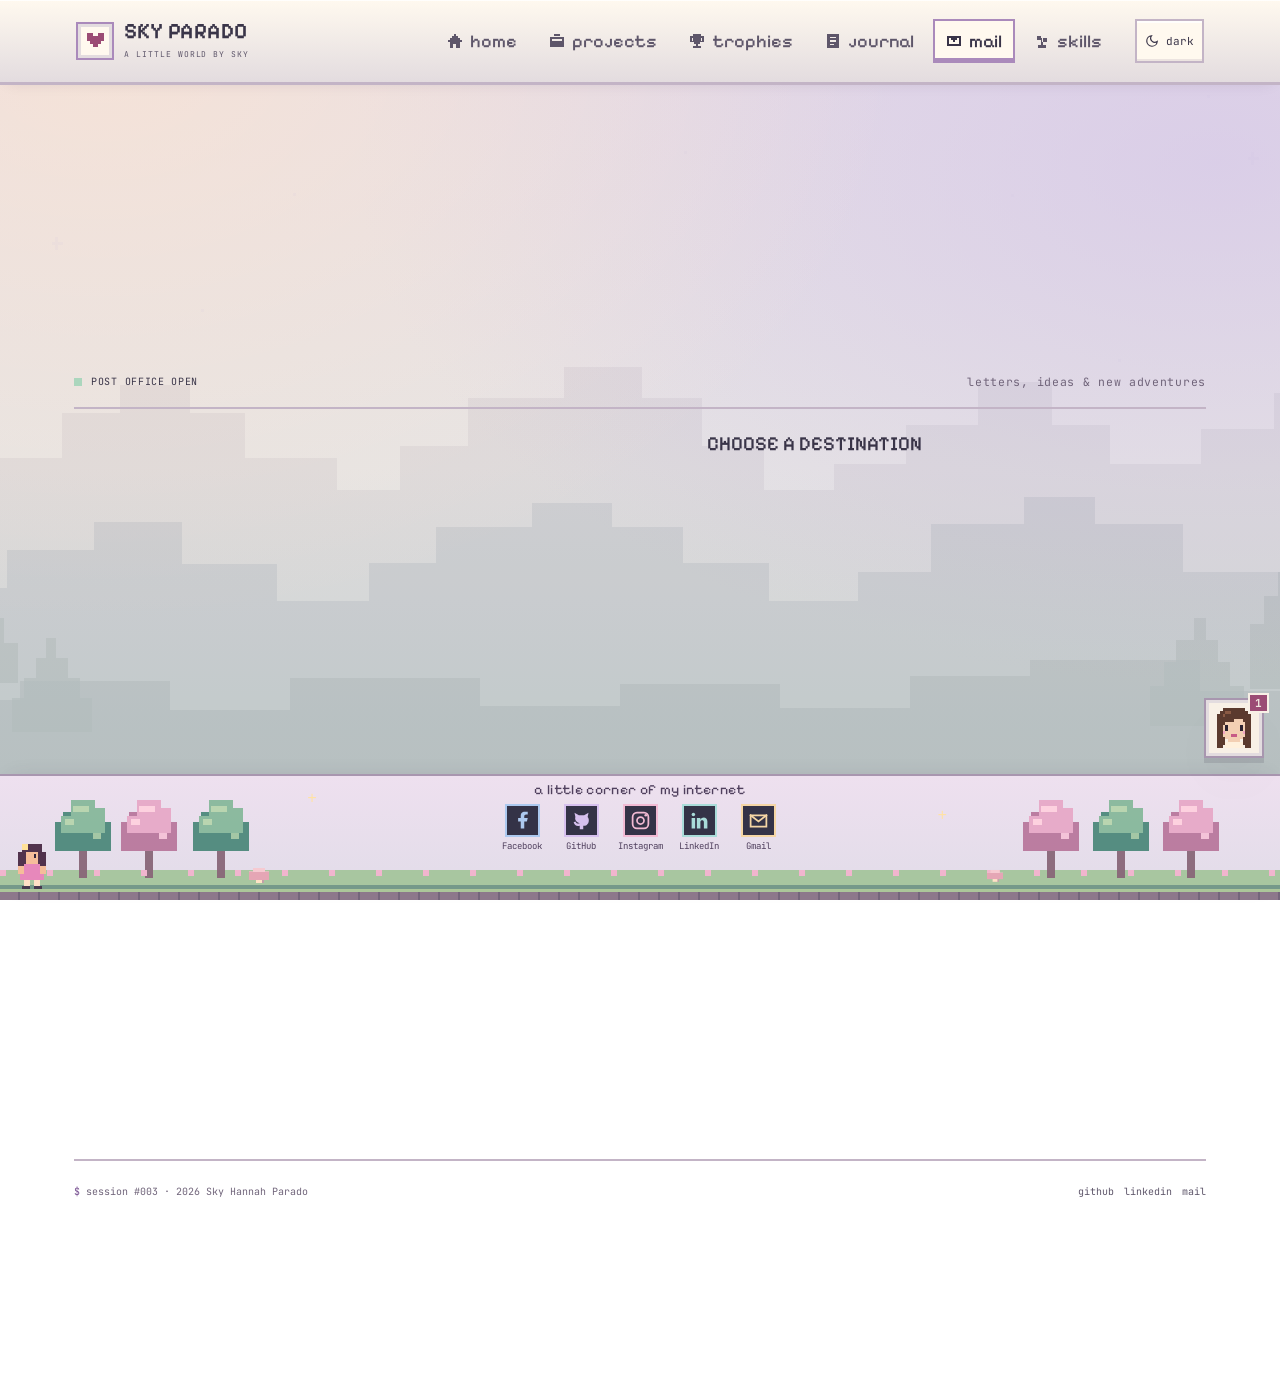
<file: contact.html>
<!DOCTYPE html>
<html lang="en">
<head>
<meta charset="UTF-8">
<meta name="viewport" content="width=device-width, initial-scale=1.0">
<title>Post Office // parado.os</title>
<meta name="description" content="Contact Sky Parado — email, GitHub, LinkedIn.">
<link rel="preconnect" href="https://fonts.googleapis.com">
<link rel="preconnect" href="https://fonts.gstatic.com" crossorigin>
<link rel="stylesheet" href="https://fonts.googleapis.com/css2?family=Pixelify+Sans:wght@400;500;600;700&family=JetBrains+Mono:wght@400;500;700&family=IBM+Plex+Sans:wght@400;500;600&display=swap">
<link rel="stylesheet" href="css/style.css">
<link rel="stylesheet" href="css/quest.css">
<link rel="stylesheet" href="css/rpg.css">
<link rel="stylesheet" href="css/post.css">
<link rel="icon" href="data:image/svg+xml,<svg xmlns='http://www.w3.org/2000/svg' viewBox='0 0 100 100'><text y='.9em' font-size='90'>⌘</text></svg>">
<!--
  ============================================================
  SOCIAL LINK SLOTS — already filled with your profiles.
  Update the href values below if any URL changes (search: data-gh).
    header-github  /  header-linkedin
  ============================================================
-->
<link rel="stylesheet" href="css/motion.css">
<link rel="stylesheet" href="css/guide.css?v=5">
</head>
<body class="rpg-site">
<a class="skip-link" href="#main-content">Skip to content</a>

<nav class="nav"><div class="nav-inner">
  <a class="brand" href="index.html">
    <span class="logo"><svg viewBox="0 0 24 24" fill="currentColor" shape-rendering="crispEdges" aria-hidden="true"><path d="M3 4h6v3h6V4h6v9h-3v3h-3v3H9v-3H6v-3H3z"/></svg></span>
    <span class="nm">SKY PARADO<small>A LITTLE WORLD BY SKY</small></span>
  </a>
  <div class="nav-links">
    <a href="index.html"><svg viewBox="0 0 24 24" fill="currentColor" shape-rendering="crispEdges" aria-hidden="true"><path fill-rule="evenodd" d="M2 10h3V7h3V4h3V1h2v3h3v3h3v3h3v3h-3v9h-6v-6h-4v6H5v-9H2z"/></svg>home<span class="key">1</span></a>
    <a href="projects.html"><svg viewBox="0 0 24 24" fill="currentColor" shape-rendering="crispEdges" aria-hidden="true"><path fill-rule="evenodd" d="M2 6h20v15H2zM8 2h8v3h-3V4h-2v1H8zM5 9v3h14V9z"/></svg>projects<span class="key">2</span></a>
    <a href="certs.html"><svg viewBox="0 0 24 24" fill="currentColor" shape-rendering="crispEdges" aria-hidden="true"><path fill-rule="evenodd" d="M6 2h12v3h4v9h-5v3h-3v3h4v3H6v-3h4v-3H7v-3H2V5h4zM4 7v5h2V7zM18 7v5h2V7z"/></svg>trophies<span class="key">3</span></a>
    <a href="experience.html"><svg viewBox="0 0 24 24" fill="currentColor" shape-rendering="crispEdges" aria-hidden="true"><path fill-rule="evenodd" d="M3 2h18v20H3zM7 6v2h10V6zM7 11v2h10v-2zM7 16v2h7v-2z"/></svg>journal<span class="key">4</span></a>
    <a href="contact.html" class="active" aria-current="page"><svg viewBox="0 0 24 24" fill="currentColor" shape-rendering="crispEdges" aria-hidden="true"><path fill-rule="evenodd" d="M2 5h20v15H2zM5 8v9h14V8h-3v3h-3v3h-2v-3H8V8z"/></svg>mail<span class="key">5</span></a>
    <a href="skills.html"><svg viewBox="0 0 24 24" fill="currentColor" shape-rendering="crispEdges" aria-hidden="true"><path d="M10 11H4V5h6v3h2v5h2V8h6v6h-6v4h4v4H6v-4h4z"/></svg>skills<span class="key">6</span></a>
  </div>
  <button class="theme-btn" aria-label="Toggle theme"><svg viewBox="0 0 24 24" fill="none" stroke="currentColor" stroke-width="2" stroke-linecap="round" stroke-linejoin="round"></svg><span class="tl">light</span></button>
</div></nav>

<main id="main-content" class="wrap hud-frame pixel-post">
  <section class="sec" style="margin-top:34px">
    <header class="page-banner"><div class="page-banner-copy"><div class="eyebrow">WORLD 05 / THE POST OFFICE</div><h1>Send a little hello.</h1><p>A project, an opportunity, or a good idea? There is always room for a new adventure.</p></div><img src="assets/pixel-mailbox.svg" alt="" class="page-vignette" aria-hidden="true"></header>
    <div class="sec-head mono post-status"><span class="post-status-light" aria-hidden="true"></span><span>POST OFFICE OPEN</span><span class="out">letters, ideas &amp; new adventures</span></div>

    <div class="uplink">
      <!-- terminal form -->
      <form class="term" id="contactForm" novalidate>
        <div class="term-bar"><span aria-hidden="true">&#10022;</span><span class="t">NEW LETTER</span><span class="post-slot post-meter" id="postMeter" aria-hidden="true"><span>POSTAGE</span><i></i><i></i><i></i></span></div>
        <div class="term-body">
          <div class="post-letter-head"><div><span class="post-to">TO: SKY PARADO</span><h2>A new side quest?</h2><p class="ln">Tell me what you have in mind.</p></div><svg class="post-stamp" viewBox="0 0 32 32" shape-rendering="crispEdges" aria-hidden="true"><path fill="currentColor" d="M4 7h24v18H4z"/><path fill="var(--panel)" d="M7 10h18v12H7z"/><path fill="currentColor" d="M7 10h3v3h3v3h6v-3h3v-3h3v6h-3v3h-3v3h-6v-3h-3v-3H7z"/></svg></div>
          <div class="field">
            <label for="c-name">your name</label>
            <input id="c-name" type="text" autocomplete="name" placeholder="your name">
          </div>
          <div class="field">
            <label for="c-email">your email</label>
            <input id="c-email" type="email" autocomplete="email" placeholder="you@domain.com" required>
          </div>
          <div class="field">
            <label for="c-msg">your letter</label>
            <textarea id="c-msg" placeholder="A project, an idea, or just a hello..." required></textarea>
          </div>
          <button class="btn" type="submit"><svg viewBox="0 0 24 24" fill="none" stroke="currentColor" stroke-width="2" stroke-linecap="round" stroke-linejoin="round"><path d="m22 2-7 20-4-9-9-4z"/></svg>Prepare letter</button>
          <p class="form-note mono" id="formNote" role="status">Opens your email app. Send your letter from there.</p>
        </div>
      </form>

      <!-- channels -->
      <div class="channels"><h2 class="post-menu-title">CHOOSE A DESTINATION</h2>
        <a class="chan" id="header-github" data-gh href="https://github.com/skyparado" target="_blank" rel="noopener">
          <span class="ic"><i data-item="code" aria-hidden="true"></i></span>
          <span><span class="k">github</span><br><span class="v">github.com/skyparado</span></span>
          <span class="arrow"><svg viewBox="0 0 24 24" fill="none" stroke="currentColor" stroke-width="2" stroke-linecap="round" stroke-linejoin="round"><path d="M7 17 17 7M8 7h9v9"/></svg></span>
        </a>
        <a class="chan" id="header-linkedin" data-gh href="https://linkedin.com/in/sky-hannah-parado-3a9218256" target="_blank" rel="noopener">
          <span class="ic"><i data-item="chat" aria-hidden="true"></i></span>
          <span><span class="k">linkedin</span><br><span class="v">in/sky-hannah-parado</span></span>
          <span class="arrow"><svg viewBox="0 0 24 24" fill="none" stroke="currentColor" stroke-width="2" stroke-linecap="round" stroke-linejoin="round"><path d="M7 17 17 7M8 7h9v9"/></svg></span>
        </a>
        <a class="chan" href="mailto:sky.parado@gmail.com">
          <span class="ic"><i data-item="mail" aria-hidden="true"></i></span>
          <span><span class="k">email</span><br><span class="v">sky.parado@gmail.com</span></span>
          <span class="arrow"><svg viewBox="0 0 24 24" fill="none" stroke="currentColor" stroke-width="2" stroke-linecap="round" stroke-linejoin="round"><path d="M7 17 17 7M8 7h9v9"/></svg></span>
        </a>
        <div class="chan" style="cursor:default">
          <span class="ic"><i data-item="flag" aria-hidden="true"></i></span>
          <span><span class="k">home base</span><br><span class="v">Malate, Manila 1000</span></span>
        </div>
      </div>
    </div>
  </section>

  <footer class="footer mono">
    <span><span class="g">$</span> session #<span data-visits>001</span> · <span data-year>2026</span> Sky Hannah Parado</span>
    <span class="krew">
      <a href="https://github.com/skyparado" target="_blank" rel="noopener">github</a>
      <a href="https://linkedin.com/in/sky-hannah-parado-3a9218256" target="_blank" rel="noopener">linkedin</a>
      <a href="mailto:sky.parado@gmail.com">mail</a>
    </span>
  </footer>
</main>

<script src="js/main.js"></script>
<script src="js/quest.js"></script>
<script src="js/items.js"></script>
<script src="js/post.js"></script>
<script src="js/guide.js?v=10"></script>
<script src="js/motion.js"></script>
</body>
</html>
</file>
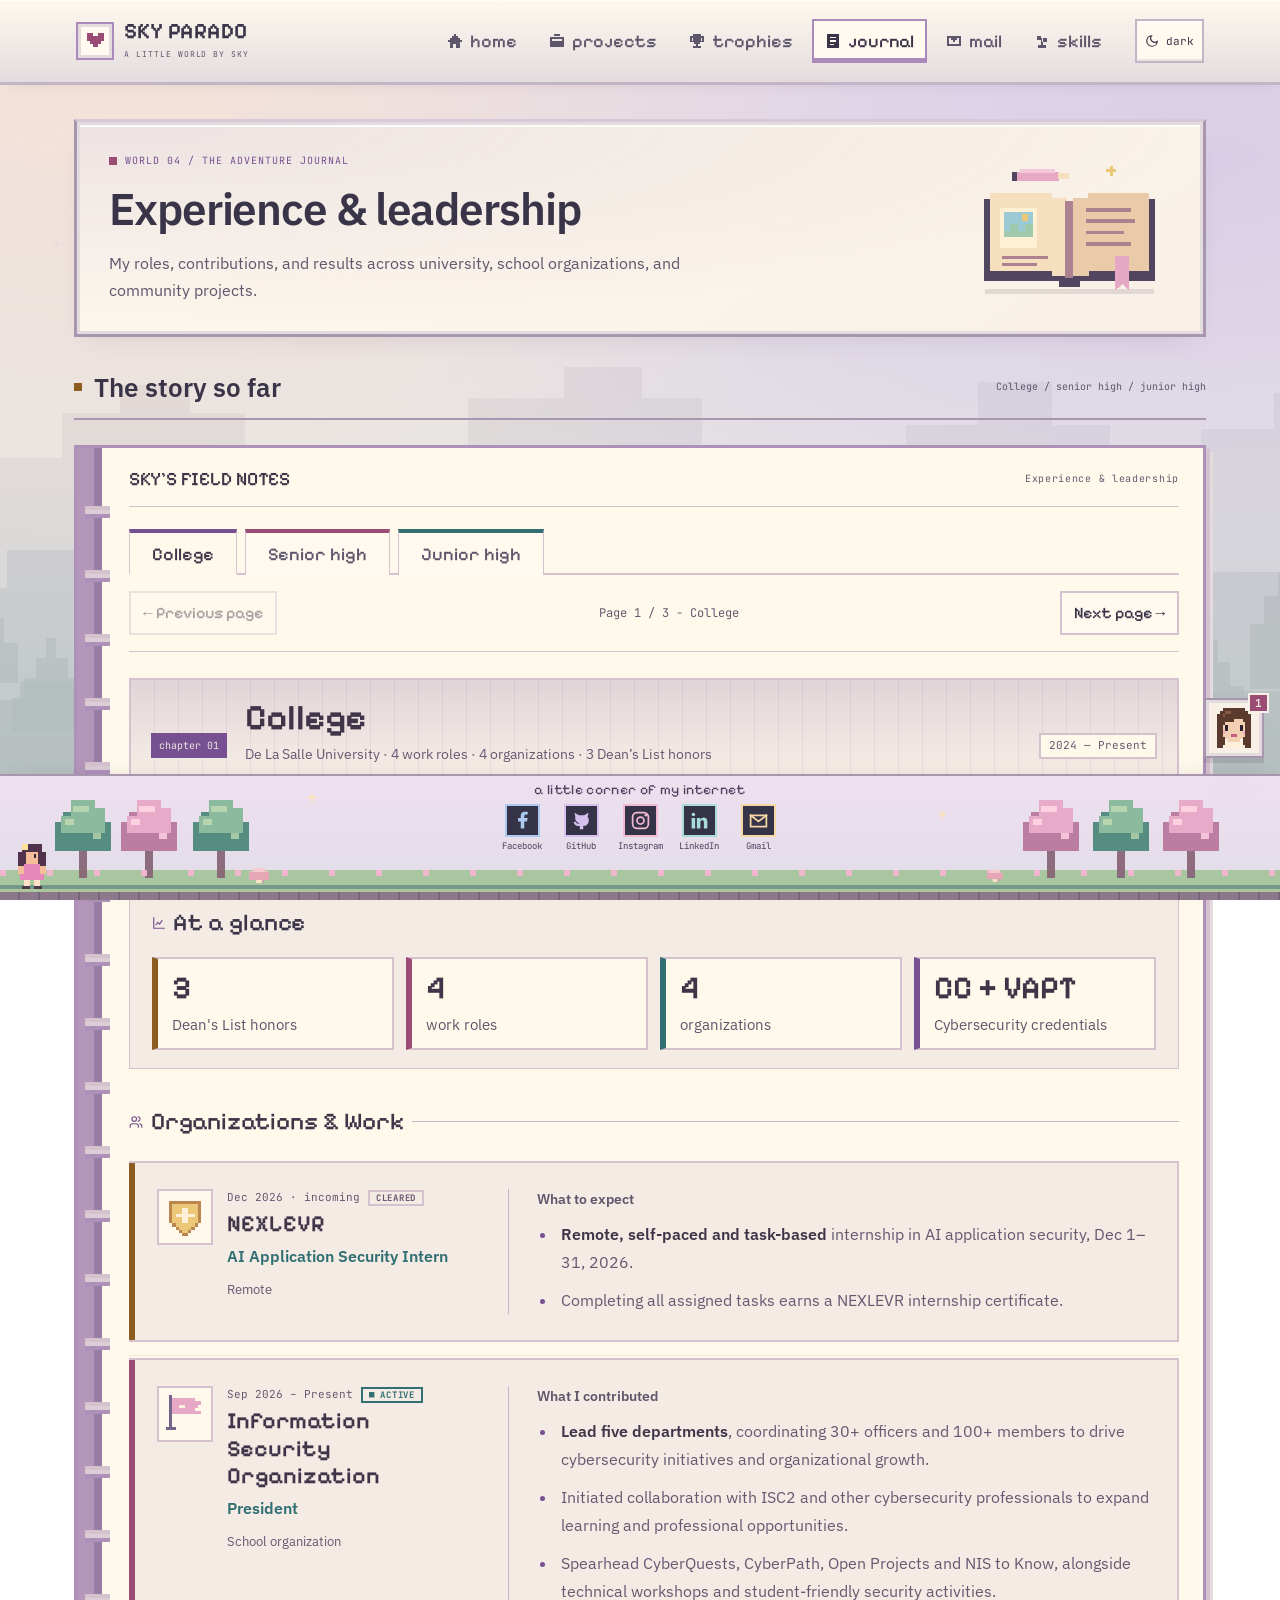
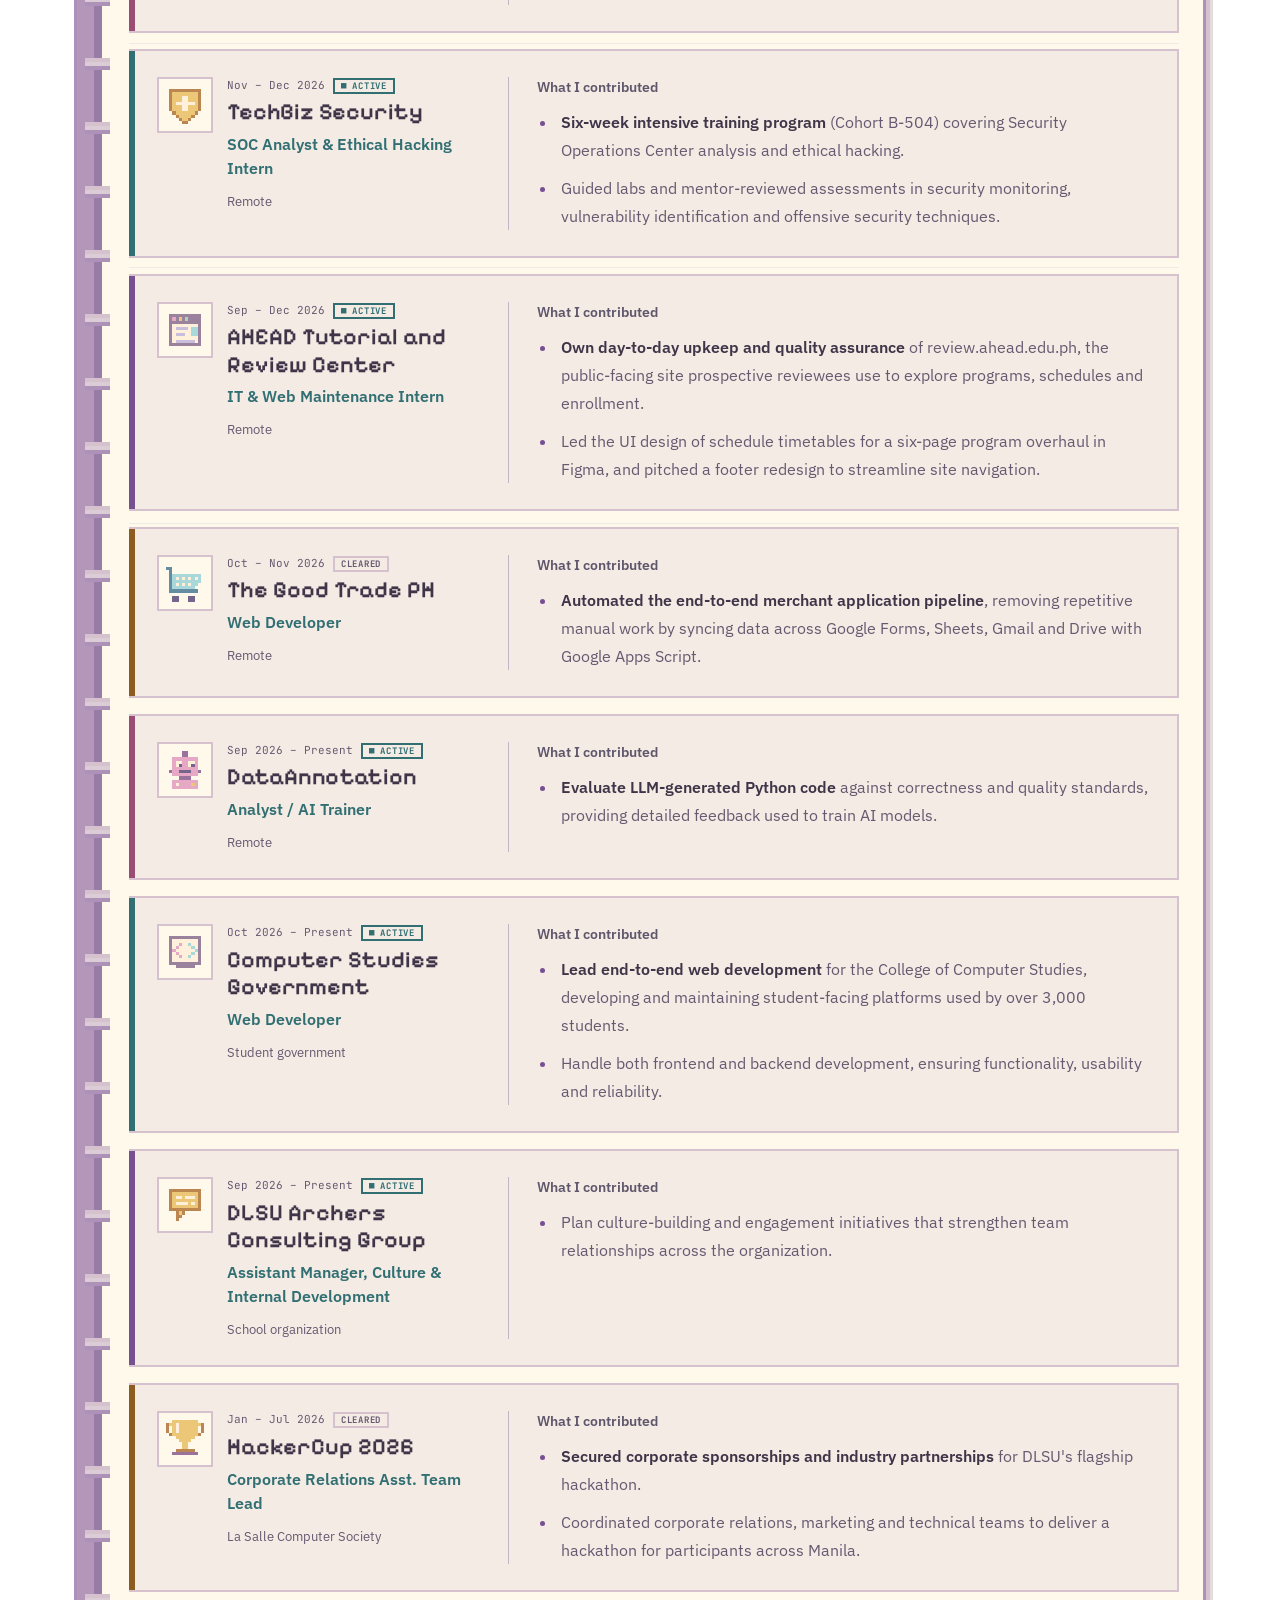
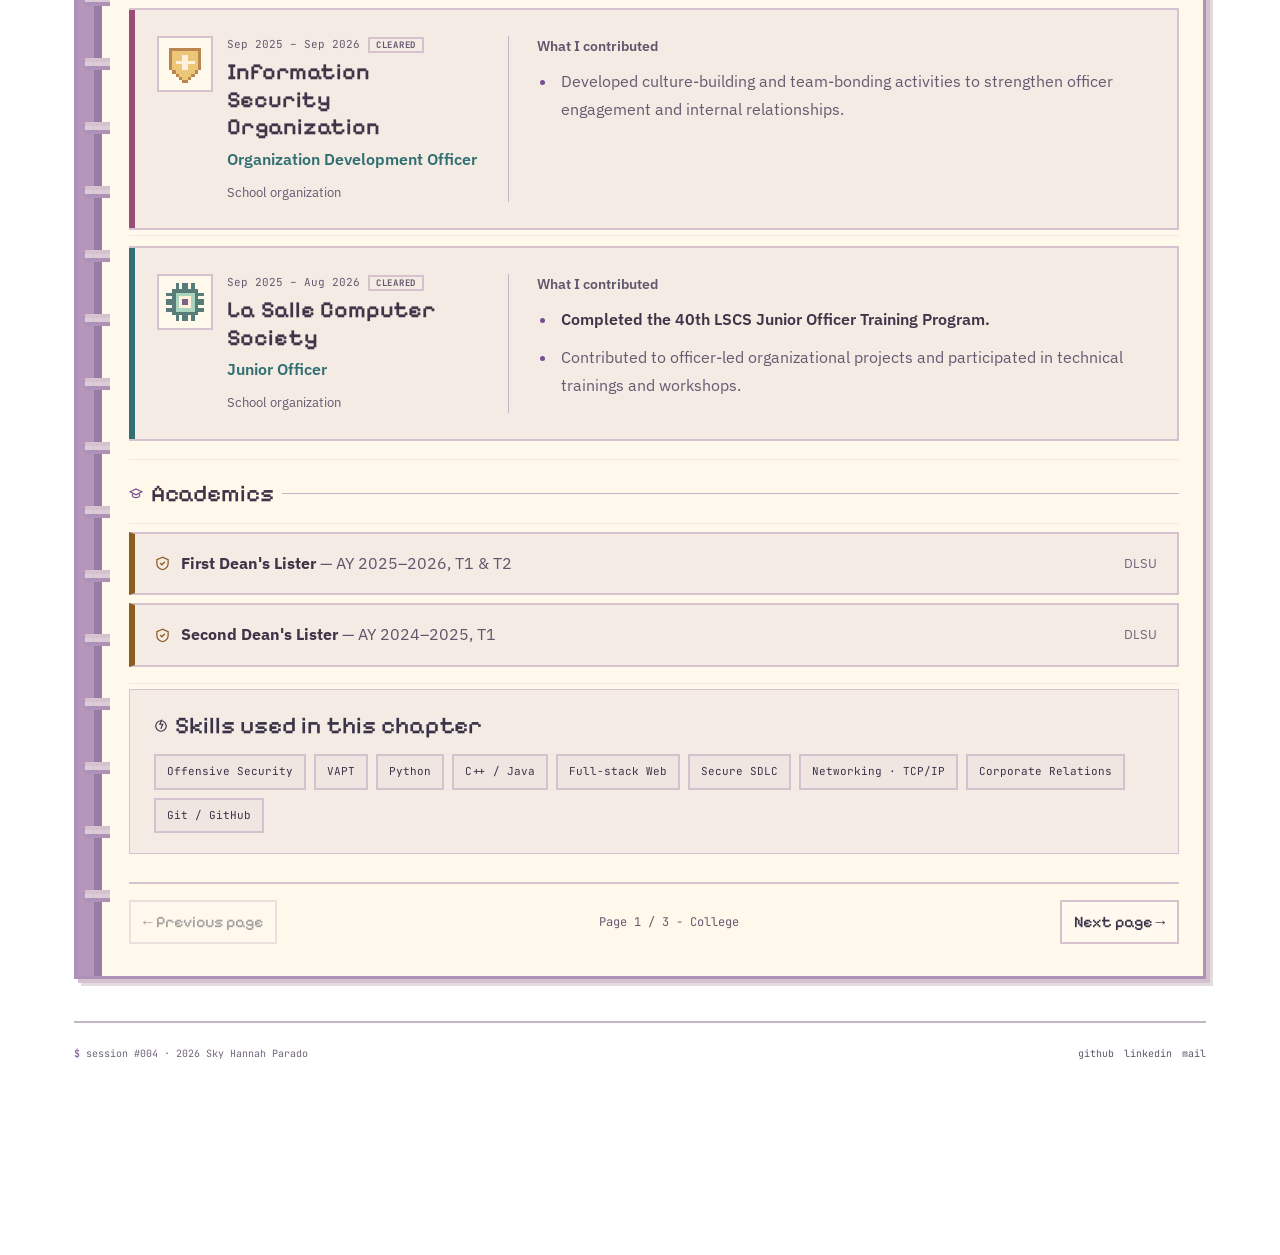
<file: experience.html>
<!DOCTYPE html>
<html lang="en">
<head>
<meta charset="UTF-8">
<meta name="viewport" content="width=device-width, initial-scale=1.0">
<title>Campaign Log // parado.os</title>
<meta name="description" content="Full record — leadership, service, honors & education across college, senior high & junior high.">
<link rel="preconnect" href="https://fonts.googleapis.com">
<link rel="preconnect" href="https://fonts.gstatic.com" crossorigin>
<link rel="stylesheet" href="https://fonts.googleapis.com/css2?family=Pixelify+Sans:wght@400;500;600;700&family=JetBrains+Mono:wght@400;500;700&family=IBM+Plex+Sans:wght@400;500;600&display=swap">
<link rel="stylesheet" href="css/style.css">
<link rel="stylesheet" href="css/quest.css">
<link rel="stylesheet" href="css/rpg.css">
<link rel="stylesheet" href="css/notebook.css?v=2">
<link rel="icon" href="data:image/svg+xml,<svg xmlns='http://www.w3.org/2000/svg' viewBox='0 0 100 100'><text y='.9em' font-size='90'>⌘</text></svg>">
<link rel="stylesheet" href="css/motion.css">
<link rel="stylesheet" href="css/guide.css?v=5">
</head>
<body class="rpg-site">
<a class="skip-link" href="#main-content">Skip to content</a>

<nav class="nav"><div class="nav-inner">
  <a class="brand" href="index.html">
    <span class="logo"><svg viewBox="0 0 24 24" fill="currentColor" shape-rendering="crispEdges" aria-hidden="true"><path d="M3 4h6v3h6V4h6v9h-3v3h-3v3H9v-3H6v-3H3z"/></svg></span>
    <span class="nm">SKY PARADO<small>A LITTLE WORLD BY SKY</small></span>
  </a>
  <div class="nav-links">
    <a href="index.html"><svg viewBox="0 0 24 24" fill="currentColor" shape-rendering="crispEdges" aria-hidden="true"><path fill-rule="evenodd" d="M2 10h3V7h3V4h3V1h2v3h3v3h3v3h3v3h-3v9h-6v-6h-4v6H5v-9H2z"/></svg>home<span class="key">1</span></a>
    <a href="projects.html"><svg viewBox="0 0 24 24" fill="currentColor" shape-rendering="crispEdges" aria-hidden="true"><path fill-rule="evenodd" d="M2 6h20v15H2zM8 2h8v3h-3V4h-2v1H8zM5 9v3h14V9z"/></svg>projects<span class="key">2</span></a>
    <a href="certs.html"><svg viewBox="0 0 24 24" fill="currentColor" shape-rendering="crispEdges" aria-hidden="true"><path fill-rule="evenodd" d="M6 2h12v3h4v9h-5v3h-3v3h4v3H6v-3h4v-3H7v-3H2V5h4zM4 7v5h2V7zM18 7v5h2V7z"/></svg>trophies<span class="key">3</span></a>
    <a href="experience.html" class="active" aria-current="page"><svg viewBox="0 0 24 24" fill="currentColor" shape-rendering="crispEdges" aria-hidden="true"><path fill-rule="evenodd" d="M3 2h18v20H3zM7 6v2h10V6zM7 11v2h10v-2zM7 16v2h7v-2z"/></svg>journal<span class="key">4</span></a>
    <a href="contact.html"><svg viewBox="0 0 24 24" fill="currentColor" shape-rendering="crispEdges" aria-hidden="true"><path fill-rule="evenodd" d="M2 5h20v15H2zM5 8v9h14V8h-3v3h-3v3h-2v-3H8V8z"/></svg>mail<span class="key">5</span></a>
    <a href="skills.html"><svg viewBox="0 0 24 24" fill="currentColor" shape-rendering="crispEdges" aria-hidden="true"><path d="M10 11H4V5h6v3h2v5h2V8h6v6h-6v4h4v4H6v-4h4z"/></svg>skills<span class="key">6</span></a>
  </div>
  <button class="theme-btn" aria-label="Toggle theme"><svg viewBox="0 0 24 24" fill="none" stroke="currentColor" stroke-width="2" stroke-linecap="round" stroke-linejoin="round"></svg><span class="tl">light</span></button>
</div></nav>

<main id="main-content" class="wrap hud-frame experience-page">
  <section class="sec" style="margin-top:34px">
    <header class="page-banner"><div class="page-banner-copy"><div class="eyebrow">WORLD 04 / THE ADVENTURE JOURNAL</div><h1>Experience &amp; leadership</h1><p>My roles, contributions, and results across university, school organizations, and community projects.</p></div><img src="assets/pixel-journal.svg" alt="" class="page-vignette" aria-hidden="true"></header>
    <div class="section-title"><h2>The story so far</h2><span>College / senior high / junior high</span></div>
    <div class="experience-notebook" id="experience-notebook">
<div class="notebook-topline"><span>SKY’S FIELD NOTES</span><span>Experience &amp; leadership</span></div>
<nav class="notebook-tabs" aria-label="Notebook chapters"><a href="#college">College</a><a href="#senior-high">Senior high</a><a href="#junior-high">Junior high</a></nav>
<div class="notebook-controls" hidden><button type="button" data-notebook-prev><span aria-hidden="true">&#8592;</span> Previous page</button><span class="notebook-page-number" aria-live="polite"></span><button type="button" data-notebook-next>Next page <span aria-hidden="true">&#8594;</span></button></div>

    <!-- ===================== COLLEGE ===================== -->
    <section class="notebook-page" id="college">
      <header class="notebook-chapter-heading"><span class="badge">chapter 01</span><div class="chapter-summary-copy"><h2 class="chapter-title">College</h2><span class="chapter-preview">De La Salle University &middot; 4 work roles &middot; 4 organizations &middot; 3 Dean’s List honors</span></div><span class="chapter-date">2024 — Present</span></header>
      <div class="chapter-content">

      <p style="color:var(--fg-dim);font-size:14px;margin:0 0 4px"><b style="color:var(--fg)">De La Salle University</b> — BS Computer Science, Major in Network &amp; Information Security · Manila, PH</p>

      <div class="era-grid">
      <div class="era-main">

      <div class="era-sum reveal">
        <h3><svg viewBox="0 0 24 24" fill="none" stroke="currentColor" stroke-width="2" stroke-linecap="round" stroke-linejoin="round"><path d="M3 3v18h18"/><path d="m7 15 3-4 3 3 4-6"/></svg>At a glance</h3>
        <ol class="sum-nums">
          <li><span class="num">3</span><span class="lbl">Dean's List honors</span></li>
          <li><span class="num">4</span><span class="lbl">work roles</span></li>
          <li><span class="num">4</span><span class="lbl">organizations</span></li>
          <li><span class="num">CC + VAPT</span><span class="lbl">Cybersecurity credentials</span></li>
        </ol>
      </div>

      <h3 class="sub-label"><svg viewBox="0 0 24 24" fill="none" stroke="currentColor" stroke-width="2" stroke-linecap="round" stroke-linejoin="round"><path d="M16 21v-2a4 4 0 0 0-4-4H6a4 4 0 0 0-4 4v2M9 11a4 4 0 1 0 0-8 4 4 0 0 0 0 8zM22 21v-2a4 4 0 0 0-3-3.87M16 3.13a4 4 0 0 1 0 7.75"/></svg>Organizations &amp; Work</h3>
      <div class="org-grid">
        <article class="experience-entry reveal"><header class="entry-heading"><i data-item="sec" aria-hidden="true"></i><span class="entry-period">Dec 2026 &middot; incoming</span><h4>NEXLEVR</h4><p class="entry-role">AI Application Security Intern</p><span class="entry-context">Remote</span></header><div class="entry-work"><h5>What to expect</h5><ul><li><strong>Remote, self-paced and task-based</strong> internship in AI application security, Dec 1&ndash;31, 2026.</li><li>Completing all assigned tasks earns a NEXLEVR internship certificate.</li></ul></div></article>
        <article class="experience-entry reveal is-now"><header class="entry-heading"><i data-item="flag" aria-hidden="true"></i><span class="entry-period">Sep 2026 – Present</span><h4>Information Security Organization</h4><p class="entry-role">President</p><span class="entry-context">School organization</span></header><div class="entry-work"><h5>What I contributed</h5><ul><li><strong>Lead five departments</strong>, coordinating 30+ officers and 100+ members to drive cybersecurity initiatives and organizational growth.</li><li>Initiated collaboration with ISC2 and other cybersecurity professionals to expand learning and professional opportunities.</li><li>Spearhead CyberQuests, CyberPath, Open Projects and NIS to Know, alongside technical workshops and student-friendly security activities.</li></ul></div></article>
        <article class="experience-entry reveal is-now"><header class="entry-heading"><i data-item="sec" aria-hidden="true"></i><span class="entry-period">Nov – Dec 2026</span><h4>TechBiz Security</h4><p class="entry-role">SOC Analyst &amp; Ethical Hacking Intern</p><span class="entry-context">Remote</span></header><div class="entry-work"><h5>What I contributed</h5><ul><li><strong>Six-week intensive training program</strong> (Cohort B-504) covering Security Operations Center analysis and ethical hacking.</li><li>Guided labs and mentor-reviewed assessments in security monitoring, vulnerability identification and offensive security techniques.</li></ul></div></article>
        <article class="experience-entry reveal is-now"><header class="entry-heading"><i data-item="web" aria-hidden="true"></i><span class="entry-period">Sep – Dec 2026</span><h4>AHEAD Tutorial and Review Center</h4><p class="entry-role">IT &amp; Web Maintenance Intern</p><span class="entry-context">Remote</span></header><div class="entry-work"><h5>What I contributed</h5><ul><li><strong>Own day-to-day upkeep and quality assurance</strong> of review.ahead.edu.ph, the public-facing site prospective reviewees use to explore programs, schedules and enrollment.</li><li>Led the UI design of schedule timetables for a six-page program overhaul in Figma, and pitched a footer redesign to streamline site navigation.</li></ul></div></article>
        <article class="experience-entry reveal"><header class="entry-heading"><i data-item="cart" aria-hidden="true"></i><span class="entry-period">Oct – Nov 2026</span><h4>The Good Trade PH</h4><p class="entry-role">Web Developer</p><span class="entry-context">Remote</span></header><div class="entry-work"><h5>What I contributed</h5><ul><li><strong>Automated the end-to-end merchant application pipeline</strong>, removing repetitive manual work by syncing data across Google Forms, Sheets, Gmail and Drive with Google Apps Script.</li></ul></div></article>
        <article class="experience-entry reveal is-now"><header class="entry-heading"><i data-item="ai" aria-hidden="true"></i><span class="entry-period">Sep 2026 – Present</span><h4>DataAnnotation</h4><p class="entry-role">Analyst / AI Trainer</p><span class="entry-context">Remote</span></header><div class="entry-work"><h5>What I contributed</h5><ul><li><strong>Evaluate LLM-generated Python code</strong> against correctness and quality standards, providing detailed feedback used to train AI models.</li></ul></div></article>
        <article class="experience-entry reveal is-now"><header class="entry-heading"><i data-item="code" aria-hidden="true"></i><span class="entry-period">Oct 2026 – Present</span><h4>Computer Studies Government</h4><p class="entry-role">Web Developer</p><span class="entry-context">Student government</span></header><div class="entry-work"><h5>What I contributed</h5><ul><li><strong>Lead end-to-end web development</strong> for the College of Computer Studies, developing and maintaining student-facing platforms used by over 3,000 students.</li><li>Handle both frontend and backend development, ensuring functionality, usability and reliability.</li></ul></div></article>
        <article class="experience-entry reveal is-now"><header class="entry-heading"><i data-item="chat" aria-hidden="true"></i><span class="entry-period">Sep 2026 – Present</span><h4>DLSU Archers Consulting Group</h4><p class="entry-role">Assistant Manager, Culture &amp; Internal Development</p><span class="entry-context">School organization</span></header><div class="entry-work"><h5>What I contributed</h5><ul><li>Plan culture-building and engagement initiatives that strengthen team relationships across the organization.</li></ul></div></article>
        <article class="experience-entry reveal"><header class="entry-heading"><i data-item="trophy" aria-hidden="true"></i><span class="entry-period">Jan – Jul 2026</span><h4>HackerCup 2026</h4><p class="entry-role">Corporate Relations Asst. Team Lead</p><span class="entry-context">La Salle Computer Society</span></header><div class="entry-work"><h5>What I contributed</h5><ul><li><strong>Secured corporate sponsorships and industry partnerships</strong> for DLSU's flagship hackathon.</li><li>Coordinated corporate relations, marketing and technical teams to deliver a hackathon for participants across Manila.</li></ul></div></article>
        <article class="experience-entry reveal"><header class="entry-heading"><i data-item="sec" aria-hidden="true"></i><span class="entry-period">Sep 2025 – Sep 2026</span><h4>Information Security Organization</h4><p class="entry-role">Organization Development Officer</p><span class="entry-context">School organization</span></header><div class="entry-work"><h5>What I contributed</h5><ul><li>Developed culture-building and team-bonding activities to strengthen officer engagement and internal relationships.</li></ul></div></article>
        <article class="experience-entry reveal"><header class="entry-heading"><i data-item="sys" aria-hidden="true"></i><span class="entry-period">Sep 2025 – Aug 2026</span><h4>La Salle Computer Society</h4><p class="entry-role">Junior Officer</p><span class="entry-context">School organization</span></header><div class="entry-work"><h5>What I contributed</h5><ul><li><strong>Completed the 40th LSCS Junior Officer Training Program.</strong></li><li>Contributed to officer-led organizational projects and participated in technical trainings and workshops.</li></ul></div></article>
      </div>

      <h3 class="sub-label"><svg viewBox="0 0 24 24" fill="none" stroke="currentColor" stroke-width="2" stroke-linecap="round" stroke-linejoin="round"><path d="M22 10 12 5 2 10l10 5 10-5zM6 12v5c0 1 2.5 3 6 3s6-2 6-3v-5"/></svg>Academics</h3>
      <div class="honors">
        <div class="honor-item reveal"><svg viewBox="0 0 24 24" fill="none" stroke="currentColor" stroke-width="2" stroke-linecap="round" stroke-linejoin="round"><path d="M12 2 3 6v6c0 5 3.6 8.4 9 10 5.4-1.6 9-5 9-10V6z"/><path d="m9 12 2 2 4-4"/></svg><span><b>First Dean's Lister</b> — AY 2025–2026, T1 &amp; T2</span><span class="g">DLSU</span></div>
        <div class="honor-item reveal"><svg viewBox="0 0 24 24" fill="none" stroke="currentColor" stroke-width="2" stroke-linecap="round" stroke-linejoin="round"><path d="M12 2 3 6v6c0 5 3.6 8.4 9 10 5.4-1.6 9-5 9-10V6z"/><path d="m9 12 2 2 4-4"/></svg><span><b>Second Dean's Lister</b> — AY 2024–2025, T1</span><span class="g">DLSU</span></div>
      </div>

      </div>
      <aside class="era-skills reveal">
        <h4><svg viewBox="0 0 24 24" fill="none" stroke="currentColor" stroke-width="2" stroke-linecap="round" stroke-linejoin="round"><path d="m13 2-3 7h5l-3 7"/><circle cx="12" cy="12" r="9"/></svg>Skills used in this chapter</h4>
        <div class="chips">
          <span class="chip-x">Offensive Security</span>
          <span class="chip-x">VAPT</span>
          <span class="chip-x">Python</span>
          <span class="chip-x">C++ / Java</span>
          <span class="chip-x">Full-stack Web</span>
          <span class="chip-x">Secure SDLC</span>
          <span class="chip-x">Networking · TCP/IP</span>
          <span class="chip-x">Corporate Relations</span>
          <span class="chip-x">Git / GitHub</span>
        </div>
      </aside>
      </div>

      </div>
    </section>

    <!-- ===================== SENIOR HIGH ===================== -->
    <section class="notebook-page" id="senior-high">
      <header class="notebook-chapter-heading"><span class="badge">chapter 02</span><div class="chapter-summary-copy"><h2 class="chapter-title">Senior High</h2><span class="chapter-preview">Ateneo de Cebu &middot; Leadership, debate & community projects</span></div><span class="chapter-date">Grades 11–12</span></header>
      <div class="chapter-content">

      <p style="color:var(--fg-dim);font-size:14px;margin:0 0 4px"><b style="color:var(--fg)">Sacred Heart School – Ateneo de Cebu</b> — STEM Strand · Cebu, PH · Top 10% of strand &amp; batch (GPA 96.40)</p>

      <div class="era-grid">
      <div class="era-main">

      <div class="era-sum reveal">
        <h3><svg viewBox="0 0 24 24" fill="none" stroke="currentColor" stroke-width="2" stroke-linecap="round" stroke-linejoin="round"><path d="M3 3v18h18"/><path d="m7 15 3-4 3 3 4-6"/></svg>At a glance</h3>
        <ol class="sum-nums">
          <li><span class="num">2</span><span class="lbl">academic honors</span></li>
          <li><span class="num">6</span><span class="lbl">organizations</span></li>
          <li><span class="num">4</span><span class="lbl">volunteer projects</span></li>
        </ol>
      </div>

      <h3 class="sub-label"><svg viewBox="0 0 24 24" fill="none" stroke="currentColor" stroke-width="2" stroke-linecap="round" stroke-linejoin="round"><path d="M16 21v-2a4 4 0 0 0-4-4H6a4 4 0 0 0-4 4v2M9 11a4 4 0 1 0 0-8 4 4 0 0 0 0 8zM22 21v-2a4 4 0 0 0-3-3.87M16 3.13a4 4 0 0 1 0 7.75"/></svg>Leadership &amp; Organizations</h3>
      <div class="org-grid">
        <article class="experience-entry reveal"><header class="entry-heading"><i data-item="chat" aria-hidden="true"></i><span class="entry-period">Grades 11–12</span><h4>CIDA</h4><p class="entry-role">Vice President</p><span class="entry-context">Off-campus</span></header><div class="entry-work"><h5>What I contributed</h5><ul><li>Hosted national and international debate competitions, <strong>earning over PHP 100,000 per cycle.</strong></li><li>Directed logistics, registration, adjudication, and finance.</li></ul></div></article>
        <article class="experience-entry reveal"><header class="entry-heading"><i data-item="journal" aria-hidden="true"></i><span class="entry-period">Grade 12</span><h4>ISLC</h4><p class="entry-role">Organization Board / Student Body</p><span class="entry-context">School organization</span></header><div class="entry-work"><h5>What I contributed</h5><ul><li>Created school projects and organized appeals and initiatives on behalf of the student body.</li></ul></div></article>
        <article class="experience-entry reveal"><header class="entry-heading"><i data-item="flag" aria-hidden="true"></i><span class="entry-period">Grades 10–12</span><h4>Interact Metro Mandaue</h4><p class="entry-role">Marketing Director</p><span class="entry-context">Off-campus</span></header><div class="entry-work"><h5>What I contributed</h5><ul><li>Led graphics work and assigned video and photography tasks.</li><li>Headed projects including <strong>Lottery for a Cause</strong> and volunteered across club initiatives.</li></ul></div></article>
        <article class="experience-entry reveal"><header class="entry-heading"><i data-item="chat" aria-hidden="true"></i><span class="entry-period">Grades 11–12</span><h4>Gavel Club</h4><p class="entry-role">Competition Delegate &amp; Hosting</p><span class="entry-context">School organization</span></header><div class="entry-work"><h5>What I contributed</h5><ul><li>Hosted school and external events, including courtside correspondence.</li></ul></div></article>
        <article class="experience-entry reveal"><header class="entry-heading"><i data-item="chat" aria-hidden="true"></i><span class="entry-period">Grades 11–12</span><h4>Ignatian Debate League</h4><p class="entry-role">Member</p><span class="entry-context">School organization</span></header><div class="entry-work"><h5>What I contributed</h5><ul><li>Competed in debate and coordinated with other schools.</li><li>Briefed the executive board on competitions.</li></ul></div></article>
        <article class="experience-entry reveal"><header class="entry-heading"><i data-item="star" aria-hidden="true"></i><span class="entry-period">Grade 11</span><h4>World Vision Ambassadorship</h4><p class="entry-role">Project Head</p><span class="entry-context">Off-campus</span></header><div class="entry-work"><h5>What I contributed</h5><ul><li>Launched community projects through the student ambassadorship program.</li></ul></div></article>
      </div>
      <div class="chips" style="margin-top:12px">
        <span class="chip-x"><b>Polaris</b> · Externals</span>
        <span class="chip-x"><b>OutSpoken</b> Varsity Debater</span>
        <span class="chip-x"><b>IRIS</b> Coding</span>
        <span class="chip-x"><b>Red Cross Youth</b> First Aid</span>
        <span class="chip-x"><b>Disaster Risk Reduction</b></span>
        <span class="chip-x"><b>Broadway Youth Cebu</b> Cast</span>
        <span class="chip-x"><b>Alley.PH</b> Graphics</span>
        <span class="chip-x"><b>SEEDs / Blueprint</b> Publications</span>
      </div>

      <h3 class="sub-label"><svg viewBox="0 0 24 24" fill="none" stroke="currentColor" stroke-width="2" stroke-linecap="round" stroke-linejoin="round"><rect x="2" y="7" width="20" height="14" rx="2"/><path d="M8 7V5a2 2 0 0 1 2-2h4a2 2 0 0 1 2 2v2"/></svg>Work Immersion</h3>
      <div class="org-grid">
        <article class="experience-entry reveal"><header class="entry-heading"><i data-item="crate" aria-hidden="true"></i><span class="entry-period">2024</span><h4>Uratex</h4><p class="entry-role">Intern · Work Immersion</p><span class="entry-context">Off-campus</span></header><div class="entry-work"><h5>What I contributed</h5><ul><li>Completed an <strong>80-hour work immersion</strong> supporting sales operations and inventory management.</li><li>Tracked data and reconciled stock records.</li></ul></div></article>
      </div>

      <h3 class="sub-label"><svg viewBox="0 0 24 24" fill="none" stroke="currentColor" stroke-width="2" stroke-linecap="round" stroke-linejoin="round"><path d="M20.8 4.6a5.5 5.5 0 0 0-7.8 0L12 5.7l-1-1.1a5.5 5.5 0 1 0-7.8 7.8L12 21l8.8-8.6a5.5 5.5 0 0 0 0-7.8z"/></svg>Community Service &amp; Projects</h3>
      <div class="org-grid">
        <article class="experience-entry reveal"><header class="entry-heading"><i data-item="flag" aria-hidden="true"></i><span class="entry-period">2023</span><h4>VIV 2023</h4><p class="entry-role">Organization Committee</p><span class="entry-context">Off-campus</span></header><div class="entry-work"><h5>What I contributed</h5><ul><li>Helped build a national-level debate competition that <strong>raised over PHP 100,000.</strong></li><li>Created publication materials, forms, and the Discord setup.</li></ul></div></article>
        <article class="experience-entry reveal"><header class="entry-heading"><i data-item="chat" aria-hidden="true"></i><span class="entry-period">2023</span><h4>CIDA Novice Cup 2023</h4><p class="entry-role">Organization Committee</p><span class="entry-context">Off-campus</span></header><div class="entry-work"><h5>What I contributed</h5><ul><li>Built a national-level debate competition end-to-end; <strong>raised over PHP 80,000.</strong></li></ul></div></article>
        <article class="experience-entry reveal"><header class="entry-heading"><i data-item="flag" aria-hidden="true"></i><span class="entry-period">Grades 11–12</span><h4>Lottery for a Cause &amp; TEAM</h4><p class="entry-role">Project Head</p><span class="entry-context">Off-campus</span></header><div class="entry-work"><h5>What I contributed</h5><ul><li>Led awareness campaigns and fundraisers for the Marawi Siege through Interact Metro Mandaue and World Vision.</li></ul></div></article>
        <article class="experience-entry reveal"><header class="entry-heading"><i data-item="cart" aria-hidden="true"></i><span class="entry-period">Grade 11</span><h4>Miss Cebu Pop Up @ IT Park</h4><p class="entry-role">Project Head</p><span class="entry-context">Off-campus</span></header><div class="entry-work"><h5>What I contributed</h5><ul><li>Sold pre-loved clothing and raised funds for IACMM.</li></ul></div></article>
      </div>
      <div class="chips" style="margin-top:12px">
        <span class="chip-x">5k for a Cause · Marawi</span>
        <span class="chip-x">Rhythm of Hope</span>
        <span class="chip-x">Akyat Aklatan</span>
        <span class="chip-x">Aklat10</span>
        <span class="chip-x">For Pets Sake</span>
        <span class="chip-x">Pinoy Pride Day</span>
        <span class="chip-x">Brigada Eskwela</span>
        <span class="chip-x">Coastal / Mangrove Clean-Up</span>
        <span class="chip-x">Rainbow Run Festival</span>
      </div>

      <h3 class="sub-label"><svg viewBox="0 0 24 24" fill="none" stroke="currentColor" stroke-width="2" stroke-linecap="round" stroke-linejoin="round"><path d="M6 9V2h12v7a6 6 0 0 1-12 0zM9 20h6M12 15v5"/></svg>Honors &amp; Certificates</h3>
      <div class="honors">
        <div class="honor-item reveal"><svg viewBox="0 0 24 24" fill="none" stroke="currentColor" stroke-width="2" stroke-linecap="round" stroke-linejoin="round"><path d="M6 9V2h12v7a6 6 0 0 1-12 0z"/><path d="M9 20h6M12 15v5"/></svg><span><b>First Honors</b></span><span class="g">Grade 11</span></div>
        <div class="honor-item reveal"><svg viewBox="0 0 24 24" fill="none" stroke="currentColor" stroke-width="2" stroke-linecap="round" stroke-linejoin="round"><path d="M6 9V2h12v7a6 6 0 0 1-12 0z"/><path d="M9 20h6M12 15v5"/></svg><span><b>Second Honors</b> · Honors for Grades 11–12</span><span class="g">Grade 12</span></div>
        <div class="honor-item reveal"><svg viewBox="0 0 24 24" fill="none" stroke="currentColor" stroke-width="2" stroke-linecap="round" stroke-linejoin="round"><path d="M12 2 3 6v6c0 5 3.6 8.4 9 10 5.4-1.6 9-5 9-10V6z"/></svg><span><b>DRR Youth Ambassador</b> · MapaKalamidad.PH Training</span><span class="g">Grade 11</span></div>
        <div class="honor-item reveal"><svg viewBox="0 0 24 24" fill="none" stroke="currentColor" stroke-width="2" stroke-linecap="round" stroke-linejoin="round"><path d="M12 2 3 6v6c0 5 3.6 8.4 9 10 5.4-1.6 9-5 9-10V6z"/></svg><span>Service Award, Gavel, Polaris, IDL &amp; ISLC certificates</span><span class="g">Grade 12</span></div>
      </div>

      <h3 class="sub-label"><svg viewBox="0 0 24 24" fill="none" stroke="currentColor" stroke-width="2" stroke-linecap="round" stroke-linejoin="round"><rect x="2" y="3" width="20" height="14" rx="2"/><path d="M8 21h8M12 17v4"/></svg>Programs</h3>
      <div class="chips">
        <span class="chip-x"><b>ShellNexplorers</b> · Innovation (G12)</span>
        <span class="chip-x"><b>IC2E Singapore</b> · Design Thinking (G11)</span>
        <span class="chip-x"><b>Broadway Youth Cebu</b> · Acting/Vocal (G11)</span>
        <span class="chip-x"><b>ARCHcon</b> Host Training (G12)</span>
        <span class="chip-x">Interact Exchange Programs</span>
      </div>

      </div>
      <aside class="era-skills reveal">
        <h4><svg viewBox="0 0 24 24" fill="none" stroke="currentColor" stroke-width="2" stroke-linecap="round" stroke-linejoin="round"><path d="m13 2-3 7h5l-3 7"/><circle cx="12" cy="12" r="9"/></svg>Skills used in this chapter</h4>
        <div class="chips">
          <span class="chip-x">Competitive Debate</span>
          <span class="chip-x">Hosting / Emcee</span>
          <span class="chip-x">Event Management</span>
          <span class="chip-x">Fundraising · ₱100k+</span>
          <span class="chip-x">Graphics &amp; Layout</span>
          <span class="chip-x">Video / Photo</span>
          <span class="chip-x">Public Speaking</span>
          <span class="chip-x">Team Leadership</span>
        </div>
      </aside>
      </div>

      </div>
    </section>

    <!-- ===================== JUNIOR HIGH ===================== -->
    <section class="notebook-page" id="junior-high">
      <header class="notebook-chapter-heading"><span class="badge">chapter 03</span><div class="chapter-summary-copy"><h2 class="chapter-title">Junior High</h2><span class="chapter-preview">Debate, publications, finance & school service</span></div><span class="chapter-date">Grades 7–10</span></header>
      <div class="chapter-content">

      <p style="color:var(--fg-dim);font-size:14px;margin:0 0 4px">Foundations in debate, publications &amp; service — Cebu, PH.</p>

      <div class="era-grid">
      <div class="era-main">

      <div class="era-sum reveal">
        <h3><svg viewBox="0 0 24 24" fill="none" stroke="currentColor" stroke-width="2" stroke-linecap="round" stroke-linejoin="round"><path d="M3 3v18h18"/><path d="m7 15 3-4 3 3 4-6"/></svg>At a glance</h3>
        <ol class="sum-nums">
          <li><span class="num">7</span><span class="lbl">debate tournaments</span></li>
          <li><span class="num">4</span><span class="lbl">clubs &amp; roles</span></li>
          <li><span class="num">2</span><span class="lbl">exchange programs</span></li>
        </ol>
      </div>

      <h3 class="sub-label"><svg viewBox="0 0 24 24" fill="none" stroke="currentColor" stroke-width="2" stroke-linecap="round" stroke-linejoin="round"><path d="M16 21v-2a4 4 0 0 0-4-4H6a4 4 0 0 0-4 4v2M9 11a4 4 0 1 0 0-8 4 4 0 0 0 0 8zM22 21v-2a4 4 0 0 0-3-3.87M16 3.13a4 4 0 0 1 0 7.75"/></svg>Roles &amp; Clubs</h3>
      <div class="org-grid">
        <article class="experience-entry reveal"><header class="entry-heading"><i data-item="chat" aria-hidden="true"></i><span class="entry-period">Grades 7–8</span><h4>Hijas Debate Society</h4><p class="entry-role">Treasurer &amp; Head Trainer</p><span class="entry-context">School organization</span></header><div class="entry-work"><h5>What I contributed</h5><ul><li>Managed school funds and served as <strong>head debate trainer</strong> for the batch.</li></ul></div></article>
        <article class="experience-entry reveal"><header class="entry-heading"><i data-item="chat" aria-hidden="true"></i><span class="entry-period">Grades 7–8</span><h4>Cebu Debate Society</h4><p class="entry-role">Treasurer</p><span class="entry-context">Off-campus</span></header><div class="entry-work"><h5>What I contributed</h5><ul><li>Managed competition funds used to run tournaments.</li></ul></div></article>
        <article class="experience-entry reveal"><header class="entry-heading"><i data-item="doc" aria-hidden="true"></i><span class="entry-period">Grade 10</span><h4>SEEDs Publication</h4><p class="entry-role">Graphics</p><span class="entry-context">School organization</span></header><div class="entry-work"><h5>What I contributed</h5><ul><li>Created graphic layouts for SEEDs and graphics for Simply Physche Blueprint.</li></ul></div></article>
        <article class="experience-entry reveal"><header class="entry-heading"><i data-item="doc" aria-hidden="true"></i><span class="entry-period">Grade 8</span><h4>Choir &amp; Share Publication</h4><p class="entry-role">Member / Photographer</p><span class="entry-context">School organization</span></header><div class="entry-work"><h5>What I contributed</h5><ul><li>Performed at masses and school events.</li><li>Served as a publication photographer.</li></ul></div></article>
      </div>

      <h3 class="sub-label"><svg viewBox="0 0 24 24" fill="none" stroke="currentColor" stroke-width="2" stroke-linecap="round" stroke-linejoin="round"><path d="m22 2-7 20-4-9-9-4z"/></svg>Debate Competitions</h3>
      <div class="chips">
        <span class="chip-x"><b>PWSDC 2021</b> · Quarter-Finalist</span>
        <span class="chip-x">Ateneo Debate Camp 2021</span>
        <span class="chip-x">Fast Forward 2021</span>
        <span class="chip-x">Jumpstart 2019</span>
        <span class="chip-x">Jumpstart 2018 · Break Reservee</span>
        <span class="chip-x">Adelate 2018 &amp; 2019</span>
        <span class="chip-x">Speak Up 2019</span>
      </div>

      <h3 class="sub-label"><svg viewBox="0 0 24 24" fill="none" stroke="currentColor" stroke-width="2" stroke-linecap="round" stroke-linejoin="round"><rect x="2" y="3" width="20" height="14" rx="2"/><path d="M8 21h8M12 17v4"/></svg>Programs</h3>
      <div class="chips">
        <span class="chip-x"><b>Ateneo Debate Camp</b> · Speaking &amp; Matter (G10)</span>
        <span class="chip-x"><b>We Are One</b> · Interact Exchange (G10)</span>
      </div>

      </div>
      <aside class="era-skills reveal">
        <h4><svg viewBox="0 0 24 24" fill="none" stroke="currentColor" stroke-width="2" stroke-linecap="round" stroke-linejoin="round"><path d="m13 2-3 7h5l-3 7"/><circle cx="12" cy="12" r="9"/></svg>Skills used in this chapter</h4>
        <div class="chips">
          <span class="chip-x">Debate &amp; Training</span>
          <span class="chip-x">Treasury / Finance</span>
          <span class="chip-x">Graphics &amp; Layout</span>
          <span class="chip-x">Photography</span>
          <span class="chip-x">Choir / Performance</span>
          <span class="chip-x">Public Speaking</span>
        </div>
      </aside>
      </div>

      </div>
    </section>

<div class="notebook-controls" hidden><button type="button" data-notebook-prev><span aria-hidden="true">&#8592;</span> Previous page</button><span class="notebook-page-number" aria-live="polite"></span><button type="button" data-notebook-next>Next page <span aria-hidden="true">&#8594;</span></button></div>
</div>

  </section>

  <footer class="footer mono">
    <span><span class="g">$</span> session #<span data-visits>001</span> · <span data-year>2026</span> Sky Hannah Parado</span>
    <span class="krew">
      <a href="https://github.com/skyparado" target="_blank" rel="noopener">github</a>
      <a href="https://linkedin.com/in/sky-hannah-parado-3a9218256" target="_blank" rel="noopener">linkedin</a>
      <a href="mailto:sky.parado@gmail.com">mail</a>
    </span>
  </footer>
</main>

<script src="js/main.js"></script>
<script src="js/quest.js"></script>
<script src="js/items.js"></script>
<script src="js/notebook.js?v=2"></script>
<script src="js/guide.js?v=10"></script>
<script src="js/motion.js"></script>
</body>
</html>
</file>
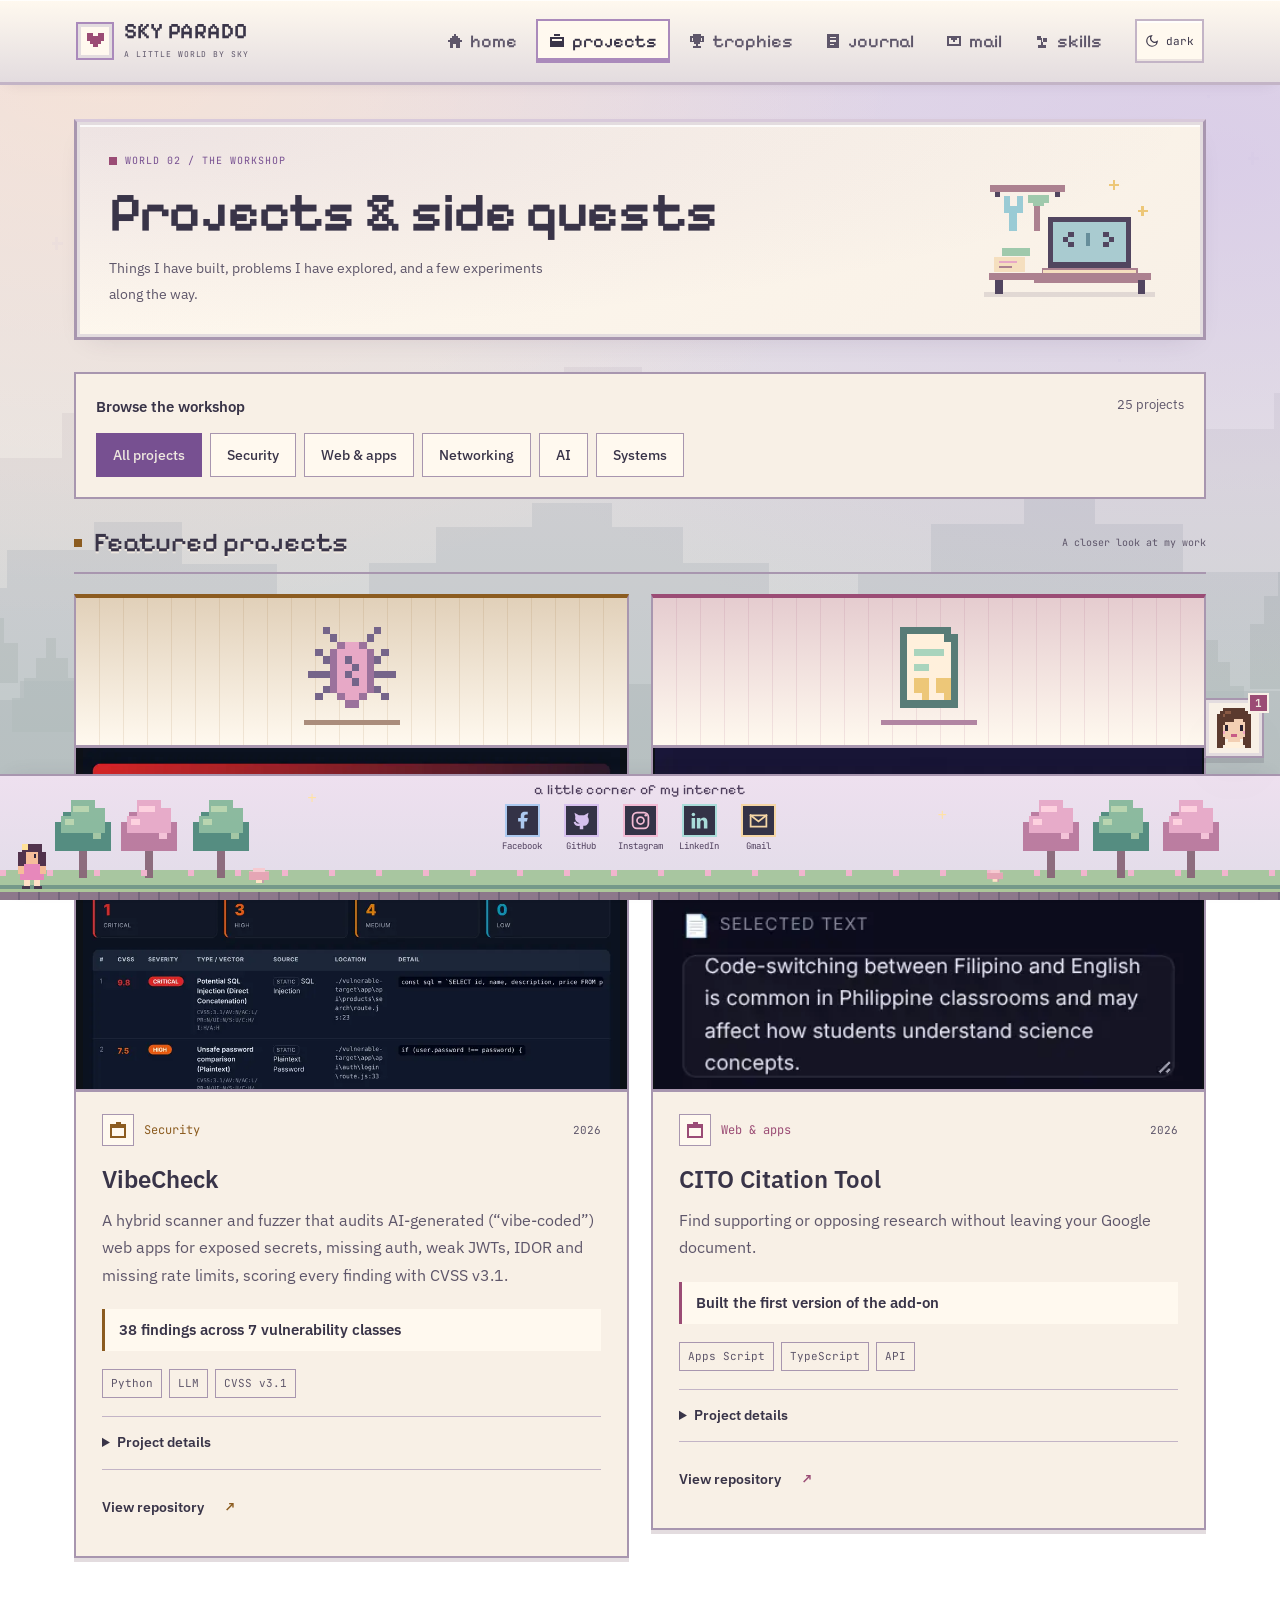
<file: projects.html>
<!DOCTYPE html>
<html lang="en">
<head>
<meta charset="UTF-8">
<meta name="viewport" content="width=device-width, initial-scale=1.0">
<title>Missions // parado.os</title>
<meta name="description" content="Projects & builds by Sky Parado — offensive security, full-stack, networking.">
<link rel="preconnect" href="https://fonts.googleapis.com">
<link rel="preconnect" href="https://fonts.gstatic.com" crossorigin>
<link rel="stylesheet" href="https://fonts.googleapis.com/css2?family=Pixelify+Sans:wght@400;500;600;700&family=JetBrains+Mono:wght@400;500;700&family=IBM+Plex+Sans:wght@400;500;600&display=swap">
<link rel="stylesheet" href="css/style.css">
<link rel="stylesheet" href="css/quest.css">
<link rel="stylesheet" href="css/rpg.css">
<link rel="stylesheet" href="css/projects.css?v=3">
<link rel="icon" href="data:image/svg+xml,<svg xmlns='http://www.w3.org/2000/svg' viewBox='0 0 100 100'><text y='.9em' font-size='90'>⌘</text></svg>">

<link rel="stylesheet" href="css/zoom.css">
<link rel="stylesheet" href="css/motion.css">
<link rel="stylesheet" href="css/guide.css?v=5">
</head>
<body class="rpg-site">
<a class="skip-link" href="#main-content">Skip to content</a>

<nav class="nav"><div class="nav-inner">
  <a class="brand" href="index.html">
    <span class="logo"><svg viewBox="0 0 24 24" fill="currentColor" shape-rendering="crispEdges" aria-hidden="true"><path d="M3 4h6v3h6V4h6v9h-3v3h-3v3H9v-3H6v-3H3z"/></svg></span>
    <span class="nm">SKY PARADO<small>A LITTLE WORLD BY SKY</small></span>
  </a>
  <div class="nav-links">
    <a href="index.html"><svg viewBox="0 0 24 24" fill="currentColor" shape-rendering="crispEdges" aria-hidden="true"><path fill-rule="evenodd" d="M2 10h3V7h3V4h3V1h2v3h3v3h3v3h3v3h-3v9h-6v-6h-4v6H5v-9H2z"/></svg>home<span class="key">1</span></a>
    <a href="projects.html" class="active" aria-current="page"><svg viewBox="0 0 24 24" fill="currentColor" shape-rendering="crispEdges" aria-hidden="true"><path fill-rule="evenodd" d="M2 6h20v15H2zM8 2h8v3h-3V4h-2v1H8zM5 9v3h14V9z"/></svg>projects<span class="key">2</span></a>
    <a href="certs.html"><svg viewBox="0 0 24 24" fill="currentColor" shape-rendering="crispEdges" aria-hidden="true"><path fill-rule="evenodd" d="M6 2h12v3h4v9h-5v3h-3v3h4v3H6v-3h4v-3H7v-3H2V5h4zM4 7v5h2V7zM18 7v5h2V7z"/></svg>trophies<span class="key">3</span></a>
    <a href="experience.html"><svg viewBox="0 0 24 24" fill="currentColor" shape-rendering="crispEdges" aria-hidden="true"><path fill-rule="evenodd" d="M3 2h18v20H3zM7 6v2h10V6zM7 11v2h10v-2zM7 16v2h7v-2z"/></svg>journal<span class="key">4</span></a>
    <a href="contact.html"><svg viewBox="0 0 24 24" fill="currentColor" shape-rendering="crispEdges" aria-hidden="true"><path fill-rule="evenodd" d="M2 5h20v15H2zM5 8v9h14V8h-3v3h-3v3h-2v-3H8V8z"/></svg>mail<span class="key">5</span></a>
    <a href="skills.html"><svg viewBox="0 0 24 24" fill="currentColor" shape-rendering="crispEdges" aria-hidden="true"><path d="M10 11H4V5h6v3h2v5h2V8h6v6h-6v4h4v4H6v-4h4z"/></svg>skills<span class="key">6</span></a>
  </div>
  <button class="theme-btn" aria-label="Toggle theme"><svg viewBox="0 0 24 24" fill="none" stroke="currentColor" stroke-width="2" stroke-linecap="round" stroke-linejoin="round"></svg><span class="tl">light</span></button>
</div></nav>

<main id="main-content" class="wrap hud-frame project-workshop"><section class="sec" style="margin-top:34px">
<header class="page-banner"><div class="page-banner-copy"><div class="eyebrow">WORLD 02 / THE WORKSHOP</div><h1>Projects &amp; side quests</h1><p>Things I have built, problems I have explored, and a few experiments along the way.</p></div><img src="assets/pixel-workbench.svg" alt="" class="page-vignette" aria-hidden="true"></header>
<div class="project-browser" hidden>
<div class="project-browser-label"><span>Browse the workshop</span><span id="project-count" role="status" aria-live="polite">25 projects</span></div>
<div class="project-filters" role="group" aria-label="Filter projects by category">
<button type="button" data-project-filter="all" aria-pressed="true">All projects</button>
<button type="button" data-project-filter="security" aria-pressed="false">Security</button>
<button type="button" data-project-filter="web" aria-pressed="false">Web &amp; apps</button>
<button type="button" data-project-filter="network" aria-pressed="false">Networking</button>
<button type="button" data-project-filter="ai" aria-pressed="false">AI</button>
<button type="button" data-project-filter="systems" aria-pressed="false">Systems</button>
</div></div><section class="project-group"><div class="section-title"><h2>Featured projects</h2><span>A closer look at my work</span></div><div class="project-grid">
<article class="work-card" data-category="security" id="proj-fuzzer"><div class="work-banner" aria-hidden="true"><i data-item="bug"></i></div><img class="work-shot" src="assets/projects/vibecheck.webp" alt="VibeCheck vulnerability risk report with CVSS-scored findings" width="960" height="611" loading="lazy">
<div class="work-card-top"><span class="work-icon"><svg viewBox="0 0 24 24" fill="currentColor" shape-rendering="crispEdges" aria-hidden="true"><path d="M2 5h8V2h5v3h7v17H2zm3 5v9h14v-9z"/></svg></span><span>Security</span><time>2026</time></div>
<h3>VibeCheck</h3><p class="work-description">A hybrid scanner and fuzzer that audits AI-generated (&ldquo;vibe-coded&rdquo;) web apps for exposed secrets, missing auth, weak JWTs, IDOR and missing rate limits, scoring every finding with CVSS v3.1.</p>
<p class="work-highlight">38 findings across 7 vulnerability classes</p>
<ul class="work-tags" aria-label="Technologies"><li>Python</li><li>LLM</li><li>CVSS v3.1</li></ul>
<details class="work-details"><summary>Project details</summary><div><h4>My contribution</h4><p>Built three of the deliberately vulnerable test apps and worked on the entry point that runs the scans and renders the CVSS-scored report.</p><h4>Validation</h4><p>Recorded zero false positives on a hardened control. The scanner combines multiple approaches to audit generated applications.</p></div></details>
<div class="work-card-footer"><a class="project-repo" href="https://github.com/rdgonzaga/vibecheck" target="_blank" rel="noopener">View repository <span aria-hidden="true">&#8599;</span></a></div></article>
<article class="work-card" data-category="web" id="proj-cito"><div class="work-banner" aria-hidden="true"><i data-item="doc"></i></div><img class="work-shot" src="assets/projects/cito.webp" alt="Cito sidebar in Google Docs with highlighted text ready to search for sources" width="480" height="300" loading="lazy">
<div class="work-card-top"><span class="work-icon"><svg viewBox="0 0 24 24" fill="currentColor" shape-rendering="crispEdges" aria-hidden="true"><path d="M2 5h8V2h5v3h7v17H2zm3 5v9h14v-9z"/></svg></span><span>Web &amp; apps</span><time>2026</time></div>
<h3>CITO Citation Tool</h3><p class="work-description">Find supporting or opposing research without leaving your Google document.</p>
<p class="work-highlight">Built the first version of the add-on</p>
<ul class="work-tags" aria-label="Technologies"><li>Apps Script</li><li>TypeScript</li><li>API</li></ul>
<details class="work-details"><summary>Project details</summary><div><h4>My contribution</h4><p>Built the initial Google Workspace add-on, including scoped OAuth permissions and secure token storage. Highlight text to look for credible, citable research.</p></div></details>
<div class="work-card-footer"><a class="project-repo" href="https://github.com/skyparado/CITO-Citation-Tool" target="_blank" rel="noopener">View repository <span aria-hidden="true">&#8599;</span></a></div></article>
<article class="work-card" data-category="web" id="proj-campuscart"><div class="work-banner" aria-hidden="true"><i data-item="cart"></i></div><img class="work-shot" src="assets/projects/campuscart.webp" alt="CampusCart overview dashboard with listings, sales, earnings and rating charts" width="960" height="439" loading="lazy">
<div class="work-card-top"><span class="work-icon"><svg viewBox="0 0 24 24" fill="currentColor" shape-rendering="crispEdges" aria-hidden="true"><path d="M2 5h8V2h5v3h7v17H2zm3 5v9h14v-9z"/></svg></span><span>Web &amp; apps</span><time>2026</time></div>
<h3>CampusCart</h3><p class="work-description">A campus marketplace built with a five-person team.</p>
<p class="work-highlight">Led the frontend and strengthened backend security</p>
<ul class="work-tags" aria-label="Technologies"><li>JavaScript</li><li>SQL</li><li>Secure SDLC</li></ul>
<details class="work-details"><summary>Project details</summary><div><h4>My contribution</h4><p>Implemented secure authentication, sanitized inputs and parameterized SQL, with threat modelling from design through release.</p></div></details>
<div class="work-card-footer"><a class="project-repo" href="https://github.com/skyparado/AY2526T3-CCDEVAP-HO4-Team1-Parado" target="_blank" rel="noopener">View repository <span aria-hidden="true">&#8599;</span></a></div></article>
<article class="work-card" data-category="network" id="proj-netprog"><div class="work-banner" aria-hidden="true"><i data-item="net"></i></div><img class="work-shot" src="assets/projects/ping.webp" alt="Terminal output of the custom ping utility pinging localhost with RTT statistics" width="960" height="558" loading="lazy">
<div class="work-card-top"><span class="work-icon"><svg viewBox="0 0 24 24" fill="currentColor" shape-rendering="crispEdges" aria-hidden="true"><path d="M2 5h8V2h5v3h7v17H2zm3 5v9h14v-9z"/></svg></span><span>Networking</span><time>2025?2026</time></div>
<h3>Network Programming Utilities</h3><p class="work-description">Custom ping, traceroute and a VoIP simulator exploring how networks communicate.</p>
<p class="work-highlight">Implemented protocol behaviour by hand</p>
<ul class="work-tags" aria-label="Technologies"><li>Python</li><li>Java</li><li>Sockets</li></ul>
<details class="work-details"><summary>Project details</summary><div><h4>Technical notes</h4><p>Explored TCP/IP and ICMP through custom networking utilities, including raw ICMP sockets. The repository below contains the custom ping utility.</p></div></details>
<div class="work-card-footer"><a class="project-repo" href="https://github.com/skyparado/Custom_Ping_Utility_Using_ICMP" target="_blank" rel="noopener">View repository <span aria-hidden="true">&#8599;</span></a></div></article>
</div></section><section class="project-group"><div class="section-title"><h2>Smaller builds &amp; experiments</h2><span>More from the workshop</span></div><div class="project-grid project-grid-small">
<article class="work-card work-card-small" data-category="security"><div class="work-banner" aria-hidden="true"><i data-item="sec"></i></div><img class="work-shot" src="assets/projects/bluetrace.webp" alt="BlueTrace incident report with correlated incidents and confidence scores" width="960" height="614" loading="lazy"><div class="work-card-top"><span class="work-icon"><svg viewBox="0 0 24 24" fill="currentColor" shape-rendering="crispEdges" aria-hidden="true"><path d="M2 5h8V2h5v3h7v17H2zm3 5v9h14v-9z"/></svg></span><span>Security</span></div><h3>BlueTrace</h3><p class="work-description">A read-only log-forensics tool that rebuilds attacks from web, SSH and firewall logs.</p><div class="work-card-footer"><a class="project-repo" href="https://github.com/skyparado/InvestigatoryScanner" target="_blank" rel="noopener">View repository <span aria-hidden="true">&#8599;</span></a></div></article>
<article class="work-card work-card-small" data-category="ai"><div class="work-banner" aria-hidden="true"><i data-item="ai"></i></div><img class="work-shot" src="assets/projects/qlearning.webp" alt="Trained Q-learning bot closing in on the cat on the 8 by 8 grid" width="512" height="320" loading="lazy"><div class="work-card-top"><span class="work-icon"><svg viewBox="0 0 24 24" fill="currentColor" shape-rendering="crispEdges" aria-hidden="true"><path d="M2 5h8V2h5v3h7v17H2zm3 5v9h14v-9z"/></svg></span><span>AI</span></div><h3>Q-Learning Machine</h3><p class="work-description">A reinforcement learning project in Python.</p><div class="work-card-footer"><a class="project-repo" href="https://github.com/skyparado/QLearning_Machine" target="_blank" rel="noopener">View repository <span aria-hidden="true">&#8599;</span></a></div></article>
<article class="work-card work-card-small" data-category="network"><div class="work-banner" aria-hidden="true"><i data-item="route"></i></div><img class="work-shot" src="assets/projects/trace.webp" alt="Terminal output of the ICMP traceroute showing hops and round-trip times" width="960" height="392" loading="lazy"><div class="work-card-top"><span class="work-icon"><svg viewBox="0 0 24 24" fill="currentColor" shape-rendering="crispEdges" aria-hidden="true"><path d="M2 5h8V2h5v3h7v17H2zm3 5v9h14v-9z"/></svg></span><span>Networking</span></div><h3>ICMP Traceroute</h3><p class="work-description">A networking utility built with raw ICMP.</p><div class="work-card-footer"><a class="project-repo" href="https://github.com/skyparado/Traceroute_Using_ICMP" target="_blank" rel="noopener">View repository <span aria-hidden="true">&#8599;</span></a></div></article>
<article class="work-card work-card-small" data-category="ai"><div class="work-banner" aria-hidden="true"><i data-item="chat"></i></div><img class="work-shot" src="assets/projects/pinoy.webp" alt="Per-token language tags and evaluation metrics from the PinoyBot test run" width="960" height="600" loading="lazy"><div class="work-card-top"><span class="work-icon"><svg viewBox="0 0 24 24" fill="currentColor" shape-rendering="crispEdges" aria-hidden="true"><path d="M2 5h8V2h5v3h7v17H2zm3 5v9h14v-9z"/></svg></span><span>AI</span></div><h3>PINOYBOT Language Classifier</h3><p class="work-description">A Python NLP project for language detection.</p><div class="work-card-footer"><a class="project-repo" href="https://github.com/skyparado/PINOYBOT_LanguageClassiefierBot" target="_blank" rel="noopener">View repository <span aria-hidden="true">&#8599;</span></a></div></article>
<article class="work-card work-card-small" data-category="ai"><div class="work-banner" aria-hidden="true"><i data-item="crate"></i></div><img class="work-shot" src="assets/projects/sokoban.webp" alt="Sokoban board after the A* solver pushed all six crates onto goals in 266 moves" width="800" height="404" loading="lazy"><div class="work-card-top"><span class="work-icon"><svg viewBox="0 0 24 24" fill="currentColor" shape-rendering="crispEdges" aria-hidden="true"><path d="M2 5h8V2h5v3h7v17H2zm3 5v9h14v-9z"/></svg></span><span>AI</span></div><h3>Sokoban Solver</h3><p class="work-description">Exploring AI search and pathfinding through Sokoban.</p><div class="work-card-footer"><a class="project-repo" href="https://github.com/skyparado/Sokoban_Solver" target="_blank" rel="noopener">View repository <span aria-hidden="true">&#8599;</span></a></div></article>
<article class="work-card work-card-small" data-category="systems"><div class="work-banner" aria-hidden="true"><i data-item="sys"></i></div><img class="work-shot" src="assets/projects/cache.webp" alt="Cache simulator step-by-step view showing a hit in an 8-way MRU cache" width="960" height="378" loading="lazy"><div class="work-card-top"><span class="work-icon"><svg viewBox="0 0 24 24" fill="currentColor" shape-rendering="crispEdges" aria-hidden="true"><path d="M2 5h8V2h5v3h7v17H2zm3 5v9h14v-9z"/></svg></span><span>Systems</span></div><h3>8-Way Cache Simulator</h3><p class="work-description">A computer architecture project exploring cache memory.</p><div class="work-card-footer"><a class="project-repo" href="https://github.com/skyparado/CacheMemoryMachine_8-WayBSA" target="_blank" rel="noopener">View repository <span aria-hidden="true">&#8599;</span></a></div></article>
<article class="work-card work-card-small" data-category="web"><div class="work-banner" aria-hidden="true"><i data-item="disk"></i></div><img class="work-shot" src="assets/projects/storage.webp" alt="Home page of the Full Capacity data storage virtual exhibit" width="960" height="570" loading="lazy"><div class="work-card-top"><span class="work-icon"><svg viewBox="0 0 24 24" fill="currentColor" shape-rendering="crispEdges" aria-hidden="true"><path d="M2 5h8V2h5v3h7v17H2zm3 5v9h14v-9z"/></svg></span><span>Web &amp; apps</span></div><h3>History of Data Storage</h3><p class="work-description">An informational HTML/CSS website about the evolution of computer data storage.</p><div class="work-card-footer"><a class="project-repo" href="https://github.com/skyparado/WebsiteArchive_Evolution_of_Computer_Data_Storage" target="_blank" rel="noopener">View repository <span aria-hidden="true">&#8599;</span></a></div></article>
<article class="work-card work-card-small" data-category="web"><div class="work-banner" aria-hidden="true"><i data-item="doc"></i></div><img class="work-shot" src="assets/projects/clinic.webp" alt="Clinic system dashboard after signing in as the seeded doctor account" width="960" height="570" loading="lazy"><div class="work-card-top"><span class="work-icon"><svg viewBox="0 0 24 24" fill="currentColor" shape-rendering="crispEdges" aria-hidden="true"><path d="M2 5h8V2h5v3h7v17H2zm3 5v9h14v-9z"/></svg></span><span>Web &amp; apps</span></div><h3>Clinic Management System</h3><p class="work-description">A full-stack EMR for a multi-clinic practice: patients, follow-ups, documents and audit logs.</p><div class="work-card-footer"><a class="project-repo" href="https://github.com/skyparado/CSSWENG" target="_blank" rel="noopener">View repository <span aria-hidden="true">&#8599;</span></a></div></article>
<article class="work-card work-card-small" data-category="web"><div class="work-banner" aria-hidden="true"><i data-item="web"></i></div><img class="work-shot" src="assets/projects/nsco.webp" alt="Home page of the NSCO portfolio site with profile and project cards" width="960" height="570" loading="lazy"><div class="work-card-top"><span class="work-icon"><svg viewBox="0 0 24 24" fill="currentColor" shape-rendering="crispEdges" aria-hidden="true"><path d="M2 5h8V2h5v3h7v17H2zm3 5v9h14v-9z"/></svg></span><span>Web &amp; apps</span></div><h3>NSCO Website</h3><p class="work-description">A full-stack portfolio site built with Next.js, based on the LSCS structure.</p><div class="work-card-footer"><a class="project-repo" href="https://github.com/skyparado/WebsitePortfolio" target="_blank" rel="noopener">View repository <span aria-hidden="true">&#8599;</span></a></div></article>
<article class="work-card work-card-small" data-category="web"><div class="work-banner" aria-hidden="true"><i data-item="trophy"></i></div><img class="work-shot" src="assets/projects/grades.webp" alt="DL Planner term view with projected, goal and target GWA and per-course standings" width="960" height="570" loading="lazy"><div class="work-card-top"><span class="work-icon"><svg viewBox="0 0 24 24" fill="currentColor" shape-rendering="crispEdges" aria-hidden="true"><path d="M2 5h8V2h5v3h7v17H2zm3 5v9h14v-9z"/></svg></span><span>Web &amp; apps</span></div><h3>DL Planner</h3><p class="work-description">A grade tracker that projects your GWA and flags which courses to push for Dean's List.</p><div class="work-card-footer"><a class="project-repo" href="https://github.com/skyparado/GradesForecast" target="_blank" rel="noopener">View repository <span aria-hidden="true">&#8599;</span></a></div></article>
<article class="work-card work-card-small" data-category="web"><div class="work-banner" aria-hidden="true"><i data-item="star"></i></div><img class="work-shot" src="assets/projects/math.webp" alt="Math Challenge game asking 4 plus 7 with a score of 0 out of 5" width="960" height="570" loading="lazy"><div class="work-card-top"><span class="work-icon"><svg viewBox="0 0 24 24" fill="currentColor" shape-rendering="crispEdges" aria-hidden="true"><path d="M2 5h8V2h5v3h7v17H2zm3 5v9h14v-9z"/></svg></span><span>Web &amp; apps</span></div><h3>Math Challenge</h3><p class="work-description">A small JavaScript quiz game: get five sums right to win.</p><div class="work-card-footer"><a class="project-repo" href="https://github.com/skyparado/AY2526T3-CCDEVAP-HO3-Parado" target="_blank" rel="noopener">View repository <span aria-hidden="true">&#8599;</span></a></div></article>
<article class="work-card work-card-small" data-category="web"><div class="work-banner" aria-hidden="true"><i data-item="journal"></i></div><img class="work-shot" src="assets/projects/archives.webp" alt="The Archives personal site header and About Me section" width="960" height="570" loading="lazy"><div class="work-card-top"><span class="work-icon"><svg viewBox="0 0 24 24" fill="currentColor" shape-rendering="crispEdges" aria-hidden="true"><path d="M2 5h8V2h5v3h7v17H2zm3 5v9h14v-9z"/></svg></span><span>Web &amp; apps</span></div><h3>The Archives</h3><p class="work-description">A personal HTML/CSS site with an about page, media, projects and certifications.</p><div class="work-card-footer"><a class="project-repo" href="https://github.com/skyparado/Y2526T3-CCDEVAP-HO2-Parado" target="_blank" rel="noopener">View repository <span aria-hidden="true">&#8599;</span></a></div></article>
<article class="work-card work-card-small" data-category="network"><div class="work-banner" aria-hidden="true"><i data-item="net"></i></div><img class="work-shot" src="assets/projects/ns3.webp" alt="Line chart of packet loss falling as the jammer moves away, for three jammer powers" width="960" height="600" loading="lazy"><div class="work-card-top"><span class="work-icon"><svg viewBox="0 0 24 24" fill="currentColor" shape-rendering="crispEdges" aria-hidden="true"><path d="M2 5h8V2h5v3h7v17H2zm3 5v9h14v-9z"/></svg></span><span>Networking</span></div><h3>Wi-Fi Jamming Study</h3><p class="work-description">An ns-3 simulation of how a jammer's power and distance hurt an 802.11n network, and which mitigations help.</p><div class="work-card-footer"><a class="project-repo" href="https://github.com/skyparado/NSCom03" target="_blank" rel="noopener">View repository <span aria-hidden="true">&#8599;</span></a></div></article>
<article class="work-card work-card-small" data-category="network"><div class="work-banner" aria-hidden="true"><i data-item="chat"></i></div><img class="work-shot" src="assets/projects/voip.webp" alt="VoIP caller terminal showing the SIP handshake, RTP streaming and call teardown" width="960" height="600" loading="lazy"><div class="work-card-top"><span class="work-icon"><svg viewBox="0 0 24 24" fill="currentColor" shape-rendering="crispEdges" aria-hidden="true"><path d="M2 5h8V2h5v3h7v17H2zm3 5v9h14v-9z"/></svg></span><span>Networking</span></div><h3>VoIP Simulator</h3><p class="work-description">A Java VoIP client with SIP signalling and RTP/RTCP audio streaming.</p><div class="work-card-footer"><a class="project-repo" href="https://github.com/skyparado/Voice-Over-IP-Simulator" target="_blank" rel="noopener">View repository <span aria-hidden="true">&#8599;</span></a></div></article>
<article class="work-card work-card-small" data-category="network"><div class="work-banner" aria-hidden="true"><i data-item="flag"></i></div><img class="work-shot" src="assets/projects/poke.webp" alt="Host terminal showing battle status, HP bars and the battle log after one turn" width="960" height="558" loading="lazy"><div class="work-card-top"><span class="work-icon"><svg viewBox="0 0 24 24" fill="currentColor" shape-rendering="crispEdges" aria-hidden="true"><path d="M2 5h8V2h5v3h7v17H2zm3 5v9h14v-9z"/></svg></span><span>Networking</span></div><h3>Pokémon Battle Simulation</h3><p class="work-description">A peer-to-peer battle game over UDP, with chat, stickers and spectators.</p><div class="work-card-footer"><a class="project-repo" href="https://github.com/skyparado/Pokemon-Battle-Simulation" target="_blank" rel="noopener">View repository <span aria-hidden="true">&#8599;</span></a></div></article>
<article class="work-card work-card-small" data-category="ai"><div class="work-banner" aria-hidden="true"><i data-item="ai"></i></div><img class="work-shot" src="assets/projects/apctt.webp" alt="Evaluation log listing scores for each run of the TRL assessment module" width="960" height="510" loading="lazy"><div class="work-card-top"><span class="work-icon"><svg viewBox="0 0 24 24" fill="currentColor" shape-rendering="crispEdges" aria-hidden="true"><path d="M2 5h8V2h5v3h7v17H2zm3 5v9h14v-9z"/></svg></span><span>AI</span></div><h3>APCTT Hackathon 2026</h3><p class="work-description">A module that rates a report's technology readiness level (TRL) and quotes its evidence.</p><div class="work-card-footer"><a class="project-repo" href="https://github.com/skyparado/APCTT-Hackathon-2026" target="_blank" rel="noopener">View repository <span aria-hidden="true">&#8599;</span></a></div></article>
<article class="work-card work-card-small" data-category="systems"><div class="work-banner" aria-hidden="true"><i data-item="sys"></i></div><img class="work-shot" src="assets/projects/sched.webp" alt="Scheduler console after screen -ls, with four processes running on four cores" width="960" height="600" loading="lazy"><div class="work-card-top"><span class="work-icon"><svg viewBox="0 0 24 24" fill="currentColor" shape-rendering="crispEdges" aria-hidden="true"><path d="M2 5h8V2h5v3h7v17H2zm3 5v9h14v-9z"/></svg></span><span>Systems</span></div><h3>Process Scheduler &amp; CLI</h3><p class="work-description">A C++ OS emulator with a round-robin multi-core process scheduler and a shell.</p><div class="work-card-footer"><a class="project-repo" href="https://github.com/skyparado/Process-Scheduler-and-CLI" target="_blank" rel="noopener">View repository <span aria-hidden="true">&#8599;</span></a></div></article>
<article class="work-card work-card-small" data-category="systems"><div class="work-banner" aria-hidden="true"><i data-item="web"></i></div><img class="work-shot" src="assets/projects/desktopos.webp" alt="Desktop shell with a landscape wallpaper, clock widget and taskbar" width="960" height="540" loading="lazy"><div class="work-card-top"><span class="work-icon"><svg viewBox="0 0 24 24" fill="currentColor" shape-rendering="crispEdges" aria-hidden="true"><path d="M2 5h8V2h5v3h7v17H2zm3 5v9h14v-9z"/></svg></span><span>Systems</span></div><h3>Desktop-Style OS Mock-up</h3><p class="work-description">A desktop shell in C++ with OpenGL and Dear ImGui: wallpaper, clock, taskbar and apps.</p><div class="work-card-footer"><a class="project-repo" href="https://github.com/skyparado/Desktop_Style_OS_Mock-up" target="_blank" rel="noopener">View repository <span aria-hidden="true">&#8599;</span></a></div></article>
<article class="work-card work-card-small" data-category="systems"><div class="work-banner" aria-hidden="true"><i data-item="code"></i></div><img class="work-shot" src="assets/projects/marquee.webp" alt="Marquee console showing HELLO CSOPESY in large ASCII letters" width="960" height="653" loading="lazy"><div class="work-card-top"><span class="work-icon"><svg viewBox="0 0 24 24" fill="currentColor" shape-rendering="crispEdges" aria-hidden="true"><path d="M2 5h8V2h5v3h7v17H2zm3 5v9h14v-9z"/></svg></span><span>Systems</span></div><h3>Marquee Console</h3><p class="work-description">A C++ console that scrolls ASCII-art text as a marquee.</p><div class="work-card-footer"><a class="project-repo" href="https://github.com/skyparado/Marquee_Console" target="_blank" rel="noopener">View repository <span aria-hidden="true">&#8599;</span></a></div></article>
<article class="work-card work-card-small" data-category="systems"><div class="work-banner" aria-hidden="true"><i data-item="code"></i></div><img class="work-shot" src="assets/projects/cli.webp" alt="Terminal session using the help and set_text commands" width="960" height="605" loading="lazy"><div class="work-card-top"><span class="work-icon"><svg viewBox="0 0 24 24" fill="currentColor" shape-rendering="crispEdges" aria-hidden="true"><path d="M2 5h8V2h5v3h7v17H2zm3 5v9h14v-9z"/></svg></span><span>Systems</span></div><h3>CLI Exercise</h3><p class="work-description">A first C++ command interpreter for the CSOPESY course.</p><div class="work-card-footer"><a class="project-repo" href="https://github.com/skyparado/Command-Line-Interface-Exercise" target="_blank" rel="noopener">View repository <span aria-hidden="true">&#8599;</span></a></div></article>
<article class="work-card work-card-small" data-category="security"><div class="work-banner" aria-hidden="true"><i data-item="sec"></i></div><img class="work-shot" src="assets/projects/devsecops.webp" alt="Jest test run with the health-endpoint test passing" width="960" height="344" loading="lazy"><div class="work-card-top"><span class="work-icon"><svg viewBox="0 0 24 24" fill="currentColor" shape-rendering="crispEdges" aria-hidden="true"><path d="M2 5h8V2h5v3h7v17H2zm3 5v9h14v-9z"/></svg></span><span>Security</span></div><h3>DevSecOps Starter</h3><p class="work-description">The Express.js API starter for the LSCS DevSecOps take-home exam.</p><div class="work-card-footer"><a class="project-repo" href="https://github.com/skyparado/DevSecOps" target="_blank" rel="noopener">View repository <span aria-hidden="true">&#8599;</span></a></div></article>
</div></section></section></main>

<script src="js/main.js"></script>
<script src="js/quest.js"></script>
<script src="js/items.js"></script>
<script src="js/projects.js"></script>
<script src="js/guide.js?v=10"></script>
<script src="js/zoom.js"></script>
<script src="js/motion.js"></script>
</body>
</html>
</file>
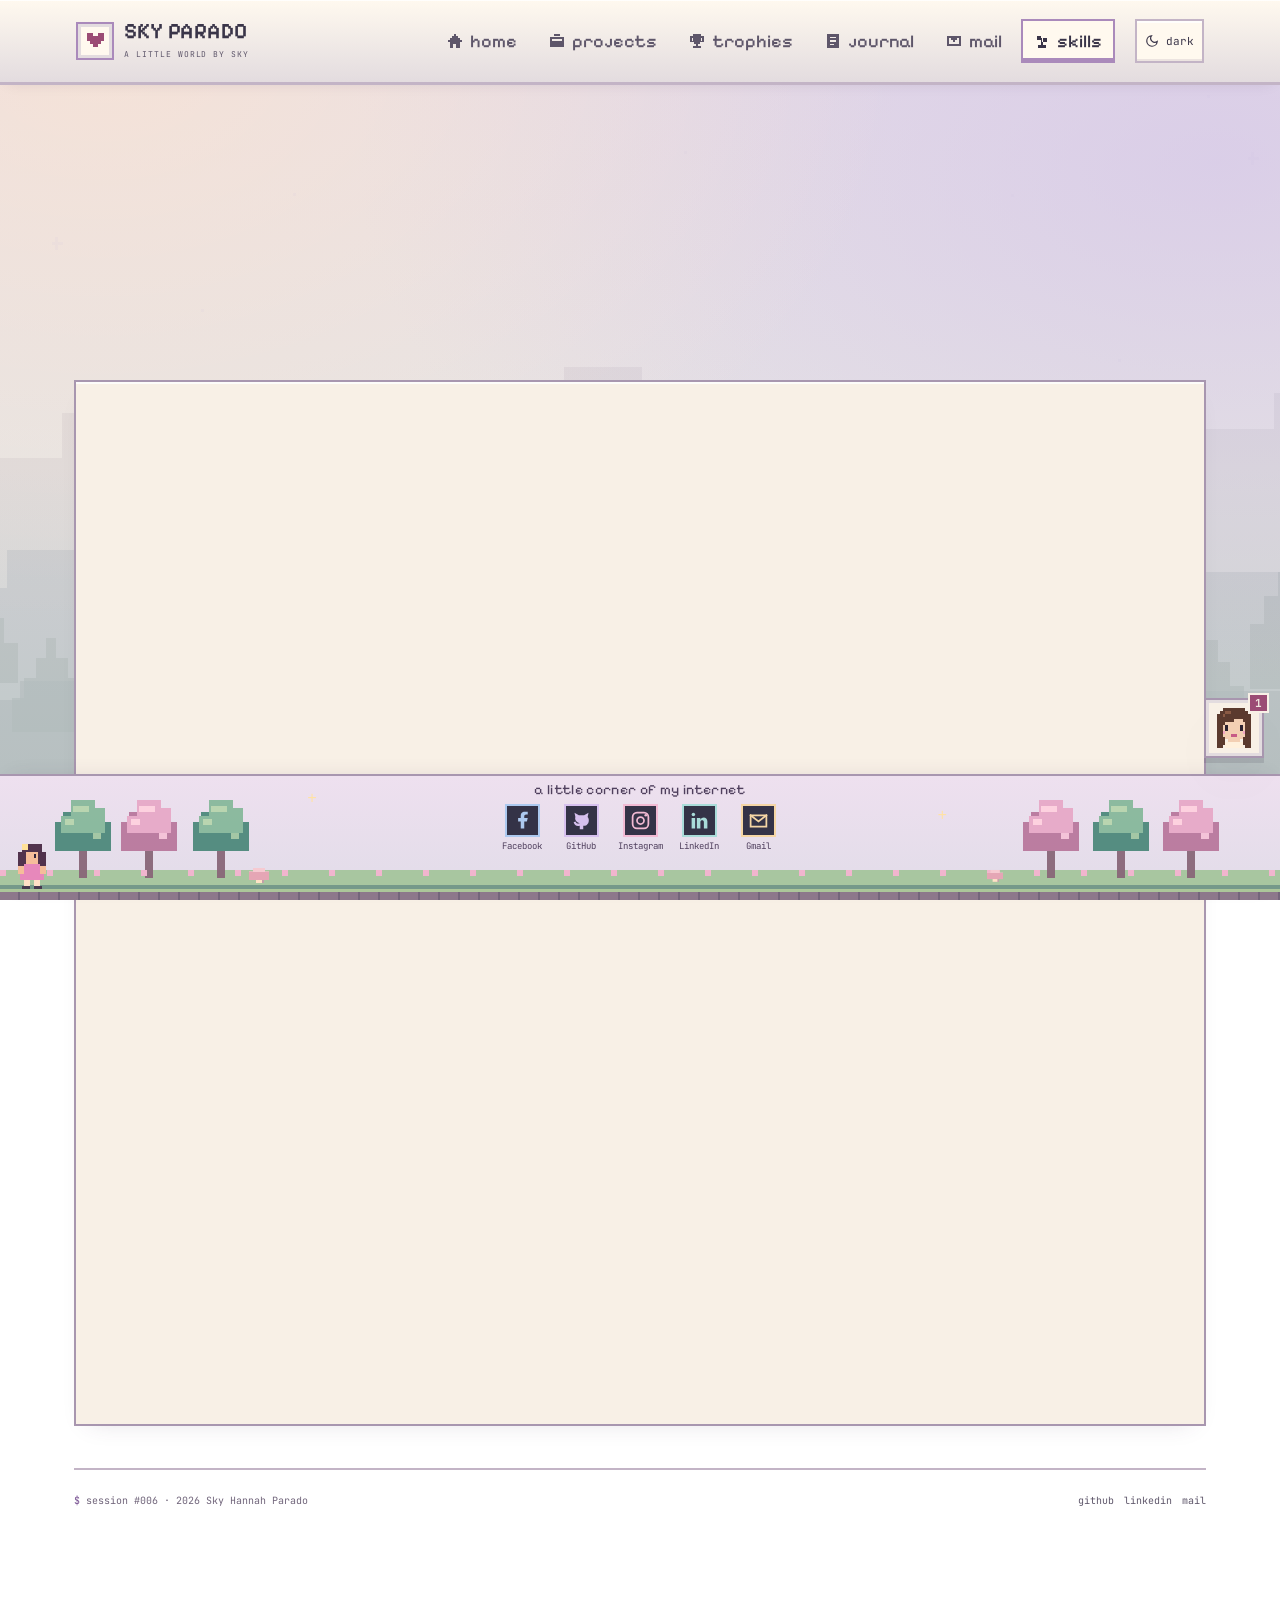
<file: skills.html>
<!DOCTYPE html>
<html lang="en">
<head>
<meta charset="UTF-8">
<meta name="viewport" content="width=device-width, initial-scale=1.0">
<title>Skill Garden // Sky Parado</title>
<meta name="description" content="Explore Sky Parado's skills in an interactive pixel garden. Search programming, security, networking, and leadership skills with portfolio examples.">
<link rel="preconnect" href="https://fonts.googleapis.com">
<link rel="preconnect" href="https://fonts.gstatic.com" crossorigin>
<link rel="stylesheet" href="https://fonts.googleapis.com/css2?family=Pixelify+Sans:wght@400;500;600;700&family=JetBrains+Mono:wght@400;500;700&family=IBM+Plex+Sans:wght@400;500;600&display=swap">
<link rel="stylesheet" href="css/style.css">
<link rel="stylesheet" href="css/quest.css">
<link rel="stylesheet" href="css/rpg.css">
<link rel="stylesheet" href="css/skills.css">
<link rel="icon" href="data:image/svg+xml,<svg xmlns='http://www.w3.org/2000/svg' viewBox='0 0 100 100'><text y='.9em' font-size='90'>⌘</text></svg>">
<!--
  ============================================================
  SOCIAL LINK SLOTS — already filled with your profiles.
  Update the href values below if any URL changes (search: data-gh).
    header-github  /  header-linkedin
  ============================================================
-->
<link rel="stylesheet" href="css/motion.css">
<link rel="stylesheet" href="css/guide.css?v=5">
</head>
<body class="rpg-site">
<a class="skip-link" href="#main-content">Skip to content</a>

<nav class="nav"><div class="nav-inner">
  <a class="brand" href="index.html">
    <span class="logo"><svg viewBox="0 0 24 24" fill="currentColor" shape-rendering="crispEdges" aria-hidden="true"><path d="M3 4h6v3h6V4h6v9h-3v3h-3v3H9v-3H6v-3H3z"/></svg></span>
    <span class="nm">SKY PARADO<small>A LITTLE WORLD BY SKY</small></span>
  </a>
  <div class="nav-links">
    <a href="index.html"><svg viewBox="0 0 24 24" fill="currentColor" shape-rendering="crispEdges" aria-hidden="true"><path fill-rule="evenodd" d="M2 10h3V7h3V4h3V1h2v3h3v3h3v3h3v3h-3v9h-6v-6h-4v6H5v-9H2z"/></svg>home<span class="key">1</span></a>
    <a href="projects.html"><svg viewBox="0 0 24 24" fill="currentColor" shape-rendering="crispEdges" aria-hidden="true"><path fill-rule="evenodd" d="M2 6h20v15H2zM8 2h8v3h-3V4h-2v1H8zM5 9v3h14V9z"/></svg>projects<span class="key">2</span></a>
    <a href="certs.html"><svg viewBox="0 0 24 24" fill="currentColor" shape-rendering="crispEdges" aria-hidden="true"><path fill-rule="evenodd" d="M6 2h12v3h4v9h-5v3h-3v3h4v3H6v-3h4v-3H7v-3H2V5h4zM4 7v5h2V7zM18 7v5h2V7z"/></svg>trophies<span class="key">3</span></a>
    <a href="experience.html"><svg viewBox="0 0 24 24" fill="currentColor" shape-rendering="crispEdges" aria-hidden="true"><path fill-rule="evenodd" d="M3 2h18v20H3zM7 6v2h10V6zM7 11v2h10v-2zM7 16v2h7v-2z"/></svg>journal<span class="key">4</span></a>
    <a href="contact.html" ><svg viewBox="0 0 24 24" fill="currentColor" shape-rendering="crispEdges" aria-hidden="true"><path fill-rule="evenodd" d="M2 5h20v15H2zM5 8v9h14V8h-3v3h-3v3h-2v-3H8V8z"/></svg>mail<span class="key">5</span></a>
    <a href="skills.html" class="active" aria-current="page"><svg viewBox="0 0 24 24" fill="currentColor" shape-rendering="crispEdges" aria-hidden="true"><path d="M10 11H4V5h6v3h2v5h2V8h6v6h-6v4h4v4H6v-4h4z"/></svg>skills<span class="key">6</span></a>
  </div>
  <button class="theme-btn" aria-label="Toggle theme"><svg viewBox="0 0 24 24" fill="none" stroke="currentColor" stroke-width="2" stroke-linecap="round" stroke-linejoin="round"></svg><span class="tl">light</span></button>
</div></nav>

<main id="main-content" class="wrap hud-frame skills-page">
  <section class="sec">
    <header class="page-banner"><div class="page-banner-copy"><div class="eyebrow">WORLD 06 / THE SKILL GARDEN</div><h1>A little garden of skills.</h1><p>Search for a skill or pick a floating word. Pixel Sky will tell you where it fits into my work.</p></div><img class="page-vignette" src="assets/pixel-skill-tree.svg" alt="" aria-hidden="true"></header>
    <div class="skill-explorer" id="skill-explorer" hidden>
      <form class="skill-search" role="search" aria-label="Search Sky's skills">
        <label for="skill-query">What skill are you looking for?</label>
        <div class="skill-search-row"><span class="skill-search-symbol" aria-hidden="true">&gt;_</span><input id="skill-query" name="q" type="search" placeholder="Try Python, security, or leadership..." autocomplete="off" maxlength="100" aria-controls="skill-cloud" aria-describedby="skill-search-help"><button type="submit">Ask Sky <span aria-hidden="true">&#8594;</span></button><button type="button" id="skill-clear" hidden>Clear</button></div>
        <p id="skill-search-help">Search updates as you type. Press Enter to inspect the closest match.</p>
      </form>
      <div class="skill-toolbar"><div class="skill-filters" role="group" aria-label="Skill categories"></div><button type="button" class="skill-motion" aria-pressed="false">Pause floating</button></div>
      <div class="skill-layout">
        <section class="skill-garden" aria-labelledby="skill-garden-title">
          <div class="skill-garden-bar"><h2 id="skill-garden-title">Pick a skill</h2><span id="skill-count" role="status" aria-live="polite"></span></div>
          <div class="skill-cloud" id="skill-cloud" role="group" aria-label="Matching skills"></div>
          <p class="skill-empty" hidden>No matching skills here. Try another word or choose a different category.</p>
          <div class="skill-garden-base" aria-hidden="true"><span class="skill-flower"></span><img src="assets/pixel-sky.svg" alt=""><span class="skill-sprout"></span></div>
          <p class="skill-garden-hint">Every word is a little piece of my toolkit.</p>
        </section>
        <aside class="skill-dialogue" aria-labelledby="skill-answer-title">
          <header class="skill-speaker"><img src="assets/pixel-sky.svg" alt="" aria-hidden="true"><div><span>PIXEL SKY</span><p>Your skill guide</p></div><span class="skill-speaker-star" aria-hidden="true">&#10022;</span></header>
          <div class="skill-answer"><p class="skill-question">Let&#8217;s explore my toolkit.</p><span class="skill-category" hidden></span><h2 id="skill-answer-title">What would you like to know?</h2><p class="skill-answer-text">Pick a floating skill, or type a word above. I&#8217;ll show you how it connects to my projects, training, or experience.</p><div class="skill-evidence" hidden><h3>From my portfolio</h3><p></p><a href="certs.html#loadout">See the evidence <span aria-hidden="true">&#8599;</span></a></div><div class="skill-related" hidden><h3>Explore nearby skills</h3><div></div></div></div>
          <p class="skill-dialogue-foot">A skill collection, one discovery at a time.</p>
        </aside>
      </div>
      <p id="skill-announcement" class="sr-only" role="status" aria-live="polite"></p>
    </div>
    <noscript><div class="panel" style="padding:24px"><h2>My skill inventory</h2><p>Python, Java, C++, JavaScript, TypeScript, SQL, HTML, CSS, VAPT, OWASP Top 10, Nmap, Burp Suite, Git/GitHub, REST APIs, TCP/IP, and leadership.</p><a href="certs.html#loadout">Browse the full skill list</a></div></noscript>
  </section>
  <footer class="footer mono">
    <span><span class="g">$</span> session #<span data-visits>001</span> · <span data-year>2026</span> Sky Hannah Parado</span>
    <span class="krew">
      <a href="https://github.com/skyparado" target="_blank" rel="noopener">github</a>
      <a href="https://linkedin.com/in/sky-hannah-parado-3a9218256" target="_blank" rel="noopener">linkedin</a>
      <a href="mailto:sky.parado@gmail.com">mail</a>
    </span>
  </footer>
</main>
<script src="js/main.js"></script>
<script src="js/quest.js"></script>
<script src="js/skills.js"></script>
<script src="js/guide.js?v=10"></script>
<script src="js/motion.js"></script>
</body>
</html>
</file>
<file: css/style.css>
/* =====================================================================
   PARADO // portfolio OS  —  shared stylesheet
   Palette: terminal-dark ground, phosphor-green accent, rarity accents
   Fonts: JetBrains Mono (UI/terminal) + IBM Plex Sans (body)
   ===================================================================== */

:root{
  --bg:#080b11;
  --bg-2:#0b0f17;
  --panel:#111826;
  --panel-2:#0d1420;
  --line:#1d2838;
  --line-2:#28374b;
  --fg:#d3dce8;
  --fg-dim:#7f8ea4;
  --comment:#586a80;

  --accent:#a970ff;          /* electric purple — primary */
  --accent-dim:#5b3a9e;
  --accent-glow:rgba(169,112,255,.38);

  --cyan:#57c7ff;            /* common / info */
  --purple:#ff79c6;         /* epic (pink, to stand apart from accent) */
  --amber:#f5b64d;          /* legendary */
  --red:#ff6b6b;            /* danger / crit */

  --hud:rgba(169,112,255,.55);
  --shadow:0 24px 60px -24px rgba(0,0,0,.75);
  --radius:12px;
  --maxw:1080px;
}
:root[data-theme="light"]{
  --bg:#e9edf2;
  --bg-2:#eef2f6;
  --panel:#ffffff;
  --panel-2:#f4f7fa;
  --line:#d9e0e9;
  --line-2:#c6d0dc;
  --fg:#18212e;
  --fg-dim:#556275;
  --comment:#8492a4;

  --accent:#7c3aed;
  --accent-dim:#cbb4f5;
  --accent-glow:rgba(124,58,237,.24);

  --cyan:#0b78bd;
  --purple:#c026a6;
  --amber:#b26a12;
  --red:#d63636;

  --hud:rgba(124,58,237,.5);
  --shadow:0 20px 50px -26px rgba(24,33,46,.35);
}
@media (prefers-color-scheme:light){
  :root:not([data-theme="dark"]){
    --bg:#e9edf2; --bg-2:#eef2f6; --panel:#ffffff; --panel-2:#f4f7fa;
    --line:#d9e0e9; --line-2:#c6d0dc; --fg:#18212e; --fg-dim:#556275; --comment:#8492a4;
    --accent:#7c3aed; --accent-dim:#cbb4f5; --accent-glow:rgba(124,58,237,.24);
    --cyan:#0b78bd; --purple:#c026a6; --amber:#b26a12; --red:#d63636;
    --hud:rgba(124,58,237,.5); --shadow:0 20px 50px -26px rgba(24,33,46,.35);
  }
}

/* ---------- reset / base ---------- */
*{box-sizing:border-box}
html{scroll-behavior:smooth}
body{
  margin:0;
  min-height:100vh;
  color:var(--fg);
  font-family:"IBM Plex Sans",ui-sans-serif,system-ui,sans-serif;
  line-height:1.6;
  background:
    radial-gradient(1000px 560px at 88% -10%, color-mix(in srgb,var(--accent) 10%,transparent), transparent 60%),
    radial-gradient(760px 420px at 2% 4%, color-mix(in srgb,var(--cyan) 8%,transparent), transparent 55%),
    var(--bg);
  background-attachment:fixed;
}
/* faint scanline / CRT grid overlay */
body::after{
  content:"";position:fixed;inset:0;pointer-events:none;z-index:1;opacity:.4;
  background:repeating-linear-gradient(0deg, transparent 0 3px, rgba(0,0,0,.05) 3px 4px);
  mix-blend-mode:overlay;
}
:root[data-theme="light"] body::after{opacity:.25}
.mono{font-family:"JetBrains Mono",ui-monospace,SFMono-Regular,monospace}
a{color:var(--accent)}
img{max-width:100%}
::selection{background:var(--accent);color:var(--bg)}

/* ---------- boot overlay ---------- */
#boot{
  position:fixed;inset:0;z-index:9999;background:var(--bg);
  display:flex;align-items:center;justify-content:center;padding:24px;
  font-family:"JetBrains Mono",monospace;
  transition:opacity .5s ease, visibility .5s;
}
#boot.done{opacity:0;visibility:hidden;pointer-events:none}
.boot-box{width:min(560px,100%)}
.boot-line{font-size:13px;color:var(--fg-dim);white-space:pre-wrap;margin:0;min-height:1.5em}
.boot-line .ok{color:var(--accent)}
.boot-line .warn{color:var(--amber)}
.boot-bar{margin-top:18px;height:8px;border:1px solid var(--accent-dim);border-radius:4px;overflow:hidden;background:var(--panel-2)}
.boot-bar i{display:block;height:100%;width:0;background:linear-gradient(90deg,var(--accent-dim),var(--accent));box-shadow:0 0 12px var(--accent-glow)}
.boot-skip{margin-top:12px;font-size:11px;color:var(--comment);text-align:center}
.boot-skip b{color:var(--cyan)}

/* ---------- layout shell ---------- */
.wrap{max-width:var(--maxw);margin:0 auto;padding:0 clamp(14px,3vw,26px);position:relative;z-index:2}

/* HUD corner brackets on the main frame */
.hud-frame{position:relative;margin:clamp(14px,3vw,30px) auto;max-width:calc(var(--maxw) + 4px)}
.hud-frame::before,.hud-frame::after{content:"";position:absolute;width:22px;height:22px;pointer-events:none;z-index:3}
.hud-frame::before{top:-6px;left:-6px;border-top:2px solid var(--hud);border-left:2px solid var(--hud)}
.hud-frame::after{bottom:-6px;right:-6px;border-bottom:2px solid var(--hud);border-right:2px solid var(--hud)}

/* ---------- top nav / HUD bar ---------- */
.nav{
  position:sticky;top:0;z-index:50;
  background:color-mix(in srgb,var(--bg) 82%,transparent);
  backdrop-filter:blur(10px);
  border-bottom:1px solid var(--line);
}
.nav-inner{display:flex;align-items:center;gap:14px;padding:10px clamp(14px,3vw,26px);max-width:var(--maxw);margin:0 auto}
.brand{display:flex;align-items:center;gap:10px;text-decoration:none;color:var(--fg);font-family:"JetBrains Mono",monospace;font-weight:700}
.brand .logo{
  width:30px;height:30px;border:1px solid var(--accent-dim);border-radius:7px;display:grid;place-items:center;
  color:var(--accent);background:color-mix(in srgb,var(--accent) 8%,transparent);box-shadow:0 0 14px var(--accent-glow)
}
.brand .logo svg{width:16px;height:16px}
.brand small{display:block;font-size:9px;color:var(--comment);font-weight:400;letter-spacing:.14em}
.brand .nm{font-size:14px;letter-spacing:.02em;line-height:1.1}
.nav-links{display:flex;gap:4px;margin-left:auto;flex-wrap:wrap}
.nav-links a{
  position:relative;text-decoration:none;font-family:"JetBrains Mono",monospace;font-size:12px;
  color:var(--fg-dim);padding:7px 12px;border-radius:7px;border:1px solid transparent;
  display:flex;align-items:center;gap:7px;transition:.16s;
}
.nav-links a svg{width:13px;height:13px}
.nav-links a:hover{color:var(--fg);border-color:var(--line-2);background:var(--panel-2)}
.nav-links a.active{color:var(--accent);border-color:var(--accent-dim);background:color-mix(in srgb,var(--accent) 9%,transparent)}
.nav-links a .key{font-size:9px;color:var(--comment);border:1px solid var(--line);border-radius:3px;padding:0 4px;margin-left:2px}
.theme-btn{
  display:inline-flex;align-items:center;gap:7px;font-family:"JetBrains Mono",monospace;font-size:11px;
  color:var(--fg-dim);background:transparent;border:1px solid var(--line);border-radius:7px;padding:7px 10px;cursor:pointer;transition:.16s
}
.theme-btn:hover{color:var(--accent);border-color:var(--accent-dim)}
.theme-btn svg{width:14px;height:14px}

/* ---------- section headers (shell prompt) ---------- */
.sec{margin:44px 0}
.sec-head{
  font-family:"JetBrains Mono",monospace;font-size:13px;display:flex;align-items:center;gap:9px;
  margin-bottom:22px;padding-bottom:11px;border-bottom:1px solid var(--line);flex-wrap:wrap;color:var(--fg)
}
.sec-head .dollar{color:var(--accent)}
.sec-head .cmd{color:var(--cyan)}
.sec-head .arg{color:var(--fg-dim)}
.sec-head .out{color:var(--comment);font-size:11.5px;margin-left:auto}

/* eyebrow label */
.eyebrow{font-family:"JetBrains Mono",monospace;font-size:11px;letter-spacing:.22em;color:var(--accent);text-transform:uppercase;display:flex;align-items:center;gap:8px}
.eyebrow::before{content:"";width:22px;height:1px;background:var(--accent)}

/* ---------- buttons ---------- */
.btn{
  display:inline-flex;align-items:center;gap:9px;text-decoration:none;cursor:pointer;
  font-family:"JetBrains Mono",monospace;font-size:12.5px;font-weight:500;
  color:var(--accent);border:1px solid var(--accent-dim);border-radius:8px;padding:10px 16px;
  background:color-mix(in srgb,var(--accent) 8%,transparent);transition:.16s;
}
.btn svg{width:15px;height:15px}
.btn:hover{background:color-mix(in srgb,var(--accent) 18%,transparent);box-shadow:0 0 18px var(--accent-glow);transform:translateY(-1px)}
.btn.ghost{color:var(--fg-dim);border-color:var(--line-2);background:transparent}
.btn.ghost:hover{color:var(--fg);border-color:var(--fg-dim);box-shadow:none}

/* ---------- glitch heading ---------- */
.glitch{position:relative;display:inline-block}
.glitch::before,.glitch::after{
  content:attr(data-text);position:absolute;left:0;top:0;width:100%;overflow:hidden;opacity:0;pointer-events:none;
}
.glitch.go::before{color:var(--cyan);animation:gl1 .45s steps(2) 1;clip-path:inset(0 0 55% 0)}
.glitch.go::after{color:var(--red);animation:gl2 .45s steps(2) 1;clip-path:inset(55% 0 0 0)}
@keyframes gl1{0%,100%{opacity:0;transform:translate(0)}25%{opacity:.7;transform:translate(-3px,-1px)}50%{opacity:.7;transform:translate(2px,1px)}}
@keyframes gl2{0%,100%{opacity:0;transform:translate(0)}25%{opacity:.7;transform:translate(3px,1px)}50%{opacity:.7;transform:translate(-2px,-1px)}}

/* ---------- cards / panels ---------- */
.panel{background:var(--panel-2);border:1px solid var(--line);border-radius:var(--radius)}

/* ================= HOME / character sheet ================= */
.hero{padding:38px 0 8px}
.prompt{font-family:"JetBrains Mono",monospace;font-size:13px;color:var(--comment)}
.prompt .u{color:var(--accent)}.prompt .p{color:var(--cyan)}
.hero h1{
  font-family:"JetBrains Mono",monospace;font-weight:700;font-size:clamp(32px,7vw,60px);
  line-height:1.03;letter-spacing:-.01em;margin:12px 0 8px;color:var(--fg);text-wrap:balance
}
.hero h1 .accent{color:var(--accent);text-shadow:0 0 26px var(--accent-glow)}
.hero .role{font-family:"JetBrains Mono",monospace;font-size:clamp(13px,2.4vw,17px);color:var(--cyan);min-height:1.5em}
.cursor{display:inline-block;width:9px;height:1.05em;background:var(--accent);margin-left:2px;transform:translateY(2px);animation:blink 1.05s steps(1) infinite}
@keyframes blink{50%{opacity:0}}
.hero .tagline{max-width:62ch;color:var(--fg-dim);margin:16px 0 24px;font-size:15.5px}
.hero .tagline .hl{color:var(--fg)}
.hero-cta{display:flex;gap:12px;flex-wrap:wrap}

/* character stat sheet */
.sheet{display:grid;gap:16px;margin:34px auto 0;max-width:900px}
.stat-card{padding:20px;position:relative;overflow:hidden}
.stat-card .label,.id-card .label{font-family:"JetBrains Mono",monospace;font-size:11px;letter-spacing:.16em;color:var(--comment);text-transform:uppercase;margin-bottom:16px;display:flex;align-items:center;gap:8px}
.stat-card .label svg,.id-card .label svg{width:14px;height:14px;flex:none;color:var(--accent)}
.stat-row{display:flex;align-items:center;gap:12px;margin-bottom:13px}
.stat-row:last-child{margin-bottom:0}
.stat-row .k{font-family:"JetBrains Mono",monospace;font-size:11.5px;color:var(--fg-dim);width:86px;flex:none;text-transform:uppercase;letter-spacing:.04em}
.bar{flex:1;height:9px;background:var(--panel);border:1px solid var(--line);border-radius:20px;overflow:hidden}
.bar i{display:block;height:100%;width:0;border-radius:20px;background:linear-gradient(90deg,var(--accent-dim),var(--accent));box-shadow:0 0 10px var(--accent-glow);transition:width 1.1s cubic-bezier(.2,.8,.2,1)}
.stat-row .v{font-family:"JetBrains Mono",monospace;font-size:11px;color:var(--accent);width:40px;text-align:right;font-variant-numeric:tabular-nums}

.id-card{padding:20px;display:grid;gap:20px;align-items:start;grid-template-columns:1fr}
@media(min-width:600px){.id-card{grid-template-columns:210px 1fr}}
.id-info{display:flex;flex-direction:column;gap:12px;min-width:0}
.id-card .avatar{
  width:100%;aspect-ratio:3/4;border:1px solid var(--line);border-radius:10px;background:
    radial-gradient(120% 120% at 20% 10%, color-mix(in srgb,var(--accent) 16%,transparent), transparent 55%),
    var(--panel);display:grid;place-items:center;position:relative;overflow:hidden
}
.id-card .avatar .big{font-family:"JetBrains Mono",monospace;font-weight:700;font-size:44px;color:var(--accent);text-shadow:0 0 24px var(--accent-glow)}
.id-card .avatar img{position:absolute;inset:0;width:100%;height:100%;object-fit:cover;object-position:center top;filter:saturate(1.05) contrast(1.02)}
.id-card .avatar::after{content:"";position:absolute;inset:0;pointer-events:none;
  background:linear-gradient(180deg,transparent 55%,color-mix(in srgb,var(--panel) 82%,transparent));mix-blend-mode:normal}
.id-card .avatar .scan{position:absolute;inset:0;pointer-events:none;z-index:2;
  background:repeating-linear-gradient(0deg,transparent 0 3px,rgba(0,0,0,.10) 3px 4px);opacity:.5}
.id-card .avatar .lvl{position:absolute;top:10px;right:12px;z-index:3;font-family:"JetBrains Mono",monospace;font-size:10px;color:var(--amber);border:1px solid var(--amber);border-radius:4px;padding:2px 6px;background:color-mix(in srgb,var(--panel) 60%,transparent)}
.id-row{display:flex;justify-content:space-between;font-family:"JetBrains Mono",monospace;font-size:12px;border-bottom:1px dashed var(--line);padding-bottom:8px}
.id-row:last-child{border-bottom:0;padding-bottom:0}
.id-row .k{color:var(--comment)}.id-row .val{color:var(--fg)}
.id-row .val.on{color:var(--accent)}
/* stat-allocation bars folded into the ID card */
.id-card .label{margin:6px 0 -2px}
.id-card .stat-row{margin-bottom:0}
/* quick stat tiles under the ID card */
.id-stats{display:grid;grid-template-columns:repeat(4,1fr);gap:8px;margin-top:4px}
.id-stats .ids{background:var(--panel);border:1px solid var(--line);border-radius:9px;padding:9px 5px;text-align:center;transition:.16s}
.id-stats .ids:hover{border-color:var(--accent-dim);transform:translateY(-2px);box-shadow:0 0 14px var(--accent-glow)}
.id-stats .ids b{display:block;font-family:"JetBrains Mono",monospace;font-size:18px;color:var(--accent);line-height:1;text-shadow:0 0 14px var(--accent-glow)}
.id-stats .ids span{font-family:"JetBrains Mono",monospace;font-size:8px;letter-spacing:.06em;text-transform:uppercase;color:var(--comment);display:block;margin-top:4px}

/* quick-launch tiles on home */
.launch{display:grid;gap:14px;margin-top:14px}
@media(min-width:640px){.launch{grid-template-columns:repeat(2,1fr)}}
@media(min-width:900px){.launch{grid-template-columns:repeat(4,1fr)}}
.tile{
  text-decoration:none;color:var(--fg);padding:18px;border:1px solid var(--line);border-radius:var(--radius);
  background:var(--panel-2);display:flex;flex-direction:column;gap:10px;transition:.18s;position:relative;overflow:hidden
}
.tile .ic{width:38px;height:38px;border-radius:9px;display:grid;place-items:center;color:var(--accent);border:1px solid var(--accent-dim);background:color-mix(in srgb,var(--accent) 8%,transparent)}
.tile .ic svg{width:18px;height:18px}
.tile h3{margin:0;font-family:"JetBrains Mono",monospace;font-size:14px}
.tile p{margin:0;font-size:12.5px;color:var(--fg-dim)}
.tile .go{margin-top:auto;font-family:"JetBrains Mono",monospace;font-size:11px;color:var(--accent);opacity:0;transform:translateX(-4px);transition:.18s}
.tile:hover{border-color:var(--accent-dim);transform:translateY(-3px);box-shadow:0 0 22px var(--accent-glow)}
.tile:hover .go{opacity:1;transform:translateX(0)}

/* ================= PROJECTS / missions ================= */
.missions{display:grid;gap:16px}
@media(min-width:760px){.missions{grid-template-columns:1fr 1fr}}
.mission{background:var(--panel-2);border:1px solid var(--line);border-radius:var(--radius);padding:18px;display:flex;flex-direction:column;gap:13px;position:relative;overflow:hidden;transition:.2s}
.mission::before{content:"";position:absolute;inset:0 auto 0 0;width:3px;background:linear-gradient(var(--accent),var(--cyan));opacity:0;transition:.2s}
.mission:hover{border-color:var(--accent-dim);transform:translateY(-2px)}
.mission:hover::before{opacity:.9}
.m-top{display:flex;align-items:flex-start;gap:12px}
.m-ico{flex:none;width:40px;height:40px;border-radius:9px;display:grid;place-items:center;color:var(--accent);border:1px solid var(--accent-dim);background:color-mix(in srgb,var(--accent) 8%,transparent)}
.m-ico svg{width:20px;height:20px}
.m-title{font-family:"JetBrains Mono",monospace;font-weight:700;font-size:15px;color:var(--fg);word-break:break-word}
.m-sub{font-family:"JetBrains Mono",monospace;font-size:11px;color:var(--comment);margin-top:2px}
.rarity{margin-left:auto;font-family:"JetBrains Mono",monospace;font-size:9.5px;letter-spacing:.1em;text-transform:uppercase;padding:3px 8px;border-radius:5px;border:1px solid;white-space:nowrap;align-self:flex-start}
.rarity.legendary{color:var(--amber);border-color:var(--amber);background:color-mix(in srgb,var(--amber) 12%,transparent)}
.rarity.epic{color:var(--purple);border-color:var(--purple);background:color-mix(in srgb,var(--purple) 12%,transparent)}
.rarity.rare{color:var(--cyan);border-color:var(--cyan);background:color-mix(in srgb,var(--cyan) 12%,transparent)}
.stack{display:flex;flex-wrap:wrap;gap:6px}
.tag{font-family:"JetBrains Mono",monospace;font-size:10.5px;color:var(--cyan);border:1px solid color-mix(in srgb,var(--cyan) 34%,var(--line));background:color-mix(in srgb,var(--cyan) 8%,transparent);padding:2px 8px;border-radius:20px}
.mission ul{display:none}       /* detail bullets hidden until the popup is opened */
.m-more{align-self:flex-start;display:inline-flex;align-items:center;gap:8px;cursor:pointer;
  font-family:"JetBrains Mono",monospace;font-size:11.5px;color:var(--fg-dim);
  background:var(--panel);border:1px solid var(--line);border-radius:7px;padding:7px 12px;transition:.16s}
.m-more svg{width:13px;height:13px;transition:.16s}
.m-more:hover{color:var(--accent);border-color:var(--accent-dim);box-shadow:0 0 14px var(--accent-glow)}
.m-more:hover svg{transform:translateX(2px)}
.m-foot{margin-top:auto;padding-top:13px;border-top:1px dashed var(--line);display:flex;align-items:center;justify-content:space-between;gap:10px;flex-wrap:wrap}
.gh-link{display:inline-flex;align-items:center;gap:8px;text-decoration:none;font-family:"JetBrains Mono",monospace;font-size:12px;font-weight:500;color:var(--accent);border:1px solid var(--accent-dim);background:color-mix(in srgb,var(--accent) 8%,transparent);padding:7px 13px;border-radius:8px;transition:.16s}
.gh-link svg{width:14px;height:14px}
.gh-link:hover{background:color-mix(in srgb,var(--accent) 18%,transparent);box-shadow:0 0 16px var(--accent-glow)}
.gh-link[href="#"]{color:var(--comment);border-color:var(--line);background:transparent;border-style:dashed}
.gh-link[href="#"] .lbl-view{display:none}
.gh-link:not([href="#"]) .lbl-add{display:none}
.m-meta{display:flex;gap:12px;font-family:"JetBrains Mono",monospace;font-size:11px;color:var(--comment)}
.m-meta span{display:inline-flex;align-items:center;gap:5px}
.m-meta svg{width:12px;height:12px}
.status{display:inline-flex;align-items:center;gap:6px;font-family:"JetBrains Mono",monospace;font-size:10px;color:var(--accent)}
.status .dot{width:7px;height:7px;border-radius:50%;background:var(--accent);box-shadow:0 0 8px var(--accent);animation:pulse 1.6s ease-in-out infinite}
@keyframes pulse{50%{opacity:.35}}

/* ================= PROJECTS · POKÉMON CARD DECK ================= */
.deck{display:flex;align-items:center;gap:10px;position:relative;flex-wrap:wrap;justify-content:center}
.deck-viewport{
  flex:1 1 auto;min-width:0;overflow:hidden;padding:18px 0 22px;order:2;
  -webkit-tap-highlight-color:transparent;outline:none;cursor:grab;
  -webkit-mask-image:linear-gradient(90deg,transparent,#000 9%,#000 91%,transparent);
          mask-image:linear-gradient(90deg,transparent,#000 9%,#000 91%,transparent);
}
.deck-viewport.dragging{cursor:grabbing}
.deck-viewport:focus-visible{outline:2px solid var(--accent);outline-offset:4px;border-radius:14px}
.deck-track{display:flex;gap:22px;will-change:transform;transition:transform .46s cubic-bezier(.22,.85,.25,1)}
.deck-track.no-anim{transition:none}

/* nav arrows */
.deck-nav{
  flex:none;order:1;width:44px;height:44px;border-radius:50%;display:grid;place-items:center;cursor:pointer;
  color:var(--accent);background:color-mix(in srgb,var(--accent) 10%,var(--panel));
  border:1px solid var(--accent-dim);box-shadow:0 0 16px var(--accent-glow);transition:.16s;z-index:4
}
.deck-nav.next{order:3}
.deck-nav svg{width:20px;height:20px}
.deck-nav:hover{background:color-mix(in srgb,var(--accent) 22%,var(--panel));transform:scale(1.08)}
.deck-nav:active{transform:scale(.94)}
.deck-nav:disabled{opacity:.32;cursor:not-allowed;box-shadow:none;transform:none}

/* footer: dots + counter */
.deck-foot{order:4;flex-basis:100%;display:flex;align-items:center;justify-content:center;gap:16px;margin-top:2px}
.deck-dots{display:flex;gap:9px}
.deck-dots button{width:9px;height:9px;padding:0;border-radius:50%;cursor:pointer;border:1px solid var(--line-2);
  background:transparent;transition:.18s}
.deck-dots button:hover{border-color:var(--accent)}
.deck-dots button.on{background:var(--accent);border-color:var(--accent);width:26px;border-radius:6px;box-shadow:0 0 10px var(--accent-glow)}
.deck-count{font-size:11.5px;color:var(--comment);letter-spacing:.1em}
.deck-count b{color:var(--accent)}

/* ---- the trading card ---- */
.pcard{
  flex:0 0 clamp(260px,78vw,320px);box-sizing:border-box;
  min-height:430px;border-radius:18px;padding:12px;
  display:flex;flex-direction:column;gap:11px;position:relative;
  background:
    linear-gradient(160deg,color-mix(in srgb,var(--type) 26%,var(--panel)) 0%,var(--panel) 42%,var(--panel-2) 100%);
  border:1px solid color-mix(in srgb,var(--type) 55%,var(--line));
  box-shadow:0 18px 40px -22px rgba(0,0,0,.8),
             inset 0 0 0 3px color-mix(in srgb,var(--type) 32%,transparent),
             inset 0 0 0 4px color-mix(in srgb,var(--bg) 60%,transparent);
  transform-style:preserve-3d;transition:opacity .4s ease,filter .4s ease,box-shadow .3s ease;
  opacity:.42;filter:saturate(.7) brightness(.82);
}
.pcard.active{opacity:1;filter:none;box-shadow:0 26px 60px -20px rgba(0,0,0,.85),
             0 0 34px color-mix(in srgb,var(--type) 30%,transparent),
             inset 0 0 0 3px color-mix(in srgb,var(--type) 45%,transparent),
             inset 0 0 0 4px color-mix(in srgb,var(--bg) 55%,transparent)}
.pcard:not(.active){cursor:pointer}
.pcard::before{/* corner rarity gem etched into frame */
  content:"";position:absolute;top:10px;right:10px;width:10px;height:10px;border-radius:2px;transform:rotate(45deg);
  background:var(--type);box-shadow:0 0 10px var(--type);opacity:.8;z-index:3;pointer-events:none}

/* name plate */
.pc-bar{display:flex;align-items:flex-start;gap:10px}
.pc-name{min-width:0}
.pc-bar .m-title{display:block;font-family:"JetBrains Mono",monospace;font-weight:700;font-size:15px;color:var(--fg);word-break:break-word;line-height:1.15}
.pc-bar .m-sub{display:block;font-family:"JetBrains Mono",monospace;font-size:10px;color:var(--comment);margin-top:3px}
.pc-hp{margin-left:auto;flex:none;display:flex;align-items:center;gap:4px;font-size:9px;color:var(--fg-dim);letter-spacing:.05em}
.pc-hp b{font-size:20px;color:var(--type);line-height:1;text-shadow:0 0 12px color-mix(in srgb,var(--type) 60%,transparent)}
.pc-orb{width:14px;height:14px;border-radius:50%;background:radial-gradient(circle at 32% 30%,#fff5,var(--type));
  box-shadow:0 0 10px var(--type),inset 0 -2px 4px rgba(0,0,0,.4);margin-left:2px}

/* illustration window */
.pc-art{
  position:relative;height:150px;border-radius:11px;overflow:hidden;display:grid;place-items:center;
  border:2px solid color-mix(in srgb,var(--type) 45%,var(--line));
  background:
    radial-gradient(120% 130% at 30% 12%,color-mix(in srgb,var(--type) 30%,transparent),transparent 60%),
    repeating-linear-gradient(115deg,transparent 0 9px,color-mix(in srgb,var(--type) 8%,transparent) 9px 10px),
    var(--panel)
}
.pc-art .m-ico{width:62px;height:62px;border-radius:14px;border:1px solid color-mix(in srgb,var(--type) 55%,var(--line));
  background:color-mix(in srgb,var(--type) 12%,var(--panel));color:var(--type);display:grid;place-items:center;
  box-shadow:0 0 22px color-mix(in srgb,var(--type) 40%,transparent);z-index:2}
.pc-art .m-ico svg{width:30px;height:30px}
.pc-type{position:absolute;top:8px;left:9px;z-index:3;font-size:8.5px;letter-spacing:.1em;color:var(--fg);
  background:color-mix(in srgb,var(--bg) 55%,transparent);border:1px solid color-mix(in srgb,var(--type) 60%,var(--line));
  padding:3px 7px;border-radius:20px;backdrop-filter:blur(3px)}
.pc-art .rarity{position:absolute;bottom:8px;right:9px;margin:0;z-index:3;font-size:8.5px;backdrop-filter:blur(3px);
  background:color-mix(in srgb,var(--bg) 45%,transparent)}
/* holographic foil + sweeping shine, driven by JS pointer vars */
.pc-holo{position:absolute;inset:0;z-index:2;pointer-events:none;opacity:0;transition:opacity .3s;mix-blend-mode:color-dodge;
  background:
    radial-gradient(closest-side circle at var(--mx,50%) var(--my,50%),
      rgba(255,255,255,.55),rgba(255,255,255,0) 60%),
    conic-gradient(from 210deg at var(--mx,50%) var(--my,50%),
      #ff008022,#ffee0022,#00ff9022,#00b3ff22,#a970ff22,#ff008022)}
.pc-shine{position:absolute;inset:0;z-index:2;pointer-events:none;opacity:0;transition:opacity .3s;mix-blend-mode:overlay;
  background:linear-gradient(105deg,transparent 38%,rgba(255,255,255,.55) 50%,transparent 62%);
  background-size:260% 100%;background-position:calc(var(--sx,50%)) 0}
.pcard.active .pc-holo{opacity:.7}
.pcard.active .pc-shine{opacity:.85}

/* card body pieces reuse existing .stack / .tag / .m-foot styles */
.pcard .stack{margin-top:1px}
.pcard .m-foot{margin-top:auto}
.pcard .status,.pcard .m-meta{font-size:10px}
.pc-summary{margin:0;font-size:12.5px;line-height:1.5;color:var(--fg-dim)}
.pc-summary b{color:var(--fg);font-weight:600}

@media (prefers-reduced-motion:reduce){
  .deck-track{transition:none}
  .pcard{opacity:1;filter:none}
  .pc-holo,.pc-shine{display:none}
}
@media(max-width:520px){
  .deck-track{gap:14px}
  .deck-nav{width:38px;height:38px}
}

/* ---- compact "trainer" cards (side-quest deck) ---- */
.pcard-tr{flex-basis:clamp(240px,72vw,290px);min-height:auto;text-decoration:none;color:inherit}
/* side-quests laid out as a static 3 x 2 grid instead of a carousel */
.tr-grid{display:grid;grid-template-columns:repeat(3,1fr);gap:18px}
@media(max-width:860px){.tr-grid{grid-template-columns:repeat(2,1fr)}}
@media(max-width:560px){.tr-grid{grid-template-columns:1fr}}
.tr-grid .pcard{flex:none;opacity:1;filter:none;transition:transform .18s cubic-bezier(.2,.7,.3,1),box-shadow .18s}
.tr-grid .pcard-tr:hover{transform:translateY(-5px);box-shadow:0 22px 46px -22px rgba(0,0,0,.85),0 0 30px color-mix(in srgb,var(--type) 30%,transparent)}
.pcard-tr .pc-art{height:120px}
.pcard-tr .pc-art .m-ico{width:52px;height:52px;border-radius:12px}
.pcard-tr .pc-art .m-ico svg{width:24px;height:24px}
.pc-badge{margin-left:auto;flex:none;align-self:flex-start;font-size:9px;letter-spacing:.14em;color:var(--type);
  border:1px solid color-mix(in srgb,var(--type) 60%,var(--line));border-radius:5px;padding:3px 7px;
  background:color-mix(in srgb,var(--type) 12%,transparent)}
.pc-foot{margin-top:auto;display:flex;align-items:center;justify-content:space-between;gap:8px;
  padding-top:11px;border-top:1px dashed var(--line);font-size:11.5px;color:var(--fg-dim)}
.pc-foot svg{width:15px;height:15px;color:var(--type);transition:.16s}
.pcard-tr.active:hover .pc-foot svg{transform:translate(2px,-2px)}

/* ---------- additional repo grid ---------- */
.repo-list{display:grid;gap:12px}
@media(min-width:560px){.repo-list{grid-template-columns:1fr 1fr}}
@media(min-width:880px){.repo-list{grid-template-columns:1fr 1fr 1fr}}
.repo-card{display:flex;align-items:center;gap:12px;text-decoration:none;color:var(--fg);
  background:var(--panel-2);border:1px solid var(--line);border-radius:10px;padding:13px 14px;transition:.16s;position:relative;overflow:hidden}
.repo-card:hover{border-color:var(--accent-dim);transform:translateY(-2px);box-shadow:0 0 18px var(--accent-glow)}
.repo-card .gi{flex:none;width:34px;height:34px;border-radius:8px;display:grid;place-items:center;color:var(--accent);
  border:1px solid var(--accent-dim);background:color-mix(in srgb,var(--accent) 8%,transparent)}
.repo-card .gi svg{width:17px;height:17px}
.repo-card .rc-main{min-width:0;flex:1}
.repo-card .rc-name{font-family:"JetBrains Mono",monospace;font-size:12.5px;font-weight:600;color:var(--fg);white-space:nowrap;overflow:hidden;text-overflow:ellipsis}
.repo-card .rc-tag{font-family:"JetBrains Mono",monospace;font-size:10px;color:var(--comment)}
.repo-card .arr{flex:none;color:var(--comment);transition:.16s}
.repo-card:hover .arr{color:var(--accent);transform:translate(2px,-2px)}
.repo-card .arr svg{width:15px;height:15px}

/* ================= CERTS / achievements ================= */
.ach-grid{display:grid;gap:16px}
@media(min-width:640px){.ach-grid{grid-template-columns:repeat(2,1fr)}}
@media(min-width:920px){.ach-grid{grid-template-columns:repeat(3,1fr)}}
.ach{background:var(--panel-2);border:1px solid var(--line);border-radius:var(--radius);padding:20px;display:flex;flex-direction:column;gap:12px;position:relative;overflow:hidden;transition:.2s}
.ach:hover{border-color:var(--accent-dim);transform:translateY(-3px);box-shadow:0 0 24px var(--accent-glow)}
.ach .medal{width:52px;height:52px;border-radius:12px;display:grid;place-items:center;color:var(--amber);border:1px solid var(--amber);background:color-mix(in srgb,var(--amber) 12%,transparent);box-shadow:0 0 18px color-mix(in srgb,var(--amber) 30%,transparent)}
.ach.epic .medal{color:var(--purple);border-color:var(--purple);background:color-mix(in srgb,var(--purple) 12%,transparent);box-shadow:0 0 18px color-mix(in srgb,var(--purple) 30%,transparent)}
.ach.rare .medal{color:var(--cyan);border-color:var(--cyan);background:color-mix(in srgb,var(--cyan) 12%,transparent);box-shadow:0 0 18px color-mix(in srgb,var(--cyan) 30%,transparent)}
.ach .medal svg{width:26px;height:26px}
.ach .unlocked{position:absolute;top:14px;right:14px;font-family:"JetBrains Mono",monospace;font-size:9px;letter-spacing:.12em;color:var(--accent);border:1px solid var(--accent-dim);border-radius:4px;padding:2px 7px}
.ach h3{margin:0;font-size:15px;color:var(--fg);font-weight:600;line-height:1.35}
.ach p{margin:0;font-size:12.5px;color:var(--fg-dim)}
.ach .foot{margin-top:auto;display:flex;justify-content:space-between;align-items:center;font-family:"JetBrains Mono",monospace;font-size:10.5px}
.ach .foot .rar{letter-spacing:.1em;text-transform:uppercase;color:var(--amber)}
.ach.epic .foot .rar{color:var(--purple)}.ach.rare .foot .rar{color:var(--cyan)}
.ach .foot .yr{color:var(--comment)}

/* ================= EXPERIENCE / campaign log ================= */
.xp{display:flex;flex-direction:column;position:relative;padding-left:26px}
.xp::before{content:"";position:absolute;left:6px;top:8px;bottom:8px;width:1px;background:linear-gradient(var(--accent-dim),var(--line))}
.quest{position:relative;padding:6px 0 22px}
.quest::before{content:"";position:absolute;left:-24px;top:10px;width:13px;height:13px;border-radius:50%;background:var(--bg);border:2px solid var(--accent);box-shadow:0 0 10px var(--accent-glow)}
.quest .qh{display:flex;align-items:baseline;gap:10px;flex-wrap:wrap}
.quest h3{margin:0;font-size:16px;color:var(--fg)}
.quest .xpgain{font-family:"JetBrains Mono",monospace;font-size:10.5px;color:var(--accent);border:1px solid var(--accent-dim);border-radius:4px;padding:1px 7px}
.quest .meta{font-family:"JetBrains Mono",monospace;font-size:11.5px;color:var(--cyan);margin:4px 0 9px}
.quest .meta .loc{color:var(--comment)}
.quest ul{margin:0;padding-left:17px;color:var(--fg-dim);font-size:13.5px;display:flex;flex-direction:column;gap:6px}
.quest ul li::marker{color:var(--accent)}
.quest ul li b{color:var(--fg)}

/* era blocks (college / senior high / junior high) */
.era{margin:38px 0}
.era-head{display:flex;align-items:center;gap:12px;flex-wrap:wrap;margin-bottom:6px}
.era-head .badge{font-family:"JetBrains Mono",monospace;font-size:10px;letter-spacing:.14em;text-transform:uppercase;
  color:var(--bg);background:var(--accent);padding:4px 10px;border-radius:5px;box-shadow:0 0 16px var(--accent-glow)}
.era-head h2{margin:0;font-family:"JetBrains Mono",monospace;font-size:clamp(18px,3.4vw,24px);color:var(--fg)}
.era-head .when{font-family:"JetBrains Mono",monospace;font-size:12px;color:var(--comment);margin-left:auto}
.era-line{height:1px;background:linear-gradient(90deg,var(--accent-dim),transparent);margin:8px 0 20px}

/* per-era layout: main column + tall skills sidebar */
.era-grid{display:grid;grid-template-columns:minmax(0,1fr) 250px;gap:22px;align-items:start;margin-top:16px}
@media(max-width:820px){.era-grid{grid-template-columns:1fr}}
.era-skills{position:sticky;top:78px;border-radius:16px;padding:16px 16px 18px;
  background:linear-gradient(160deg,color-mix(in srgb,var(--accent) 20%,var(--panel)) 0%,var(--panel) 52%,var(--panel-2) 100%);
  border:1px solid color-mix(in srgb,var(--accent) 48%,var(--line));
  box-shadow:0 16px 38px -22px rgba(0,0,0,.8),inset 0 0 0 3px color-mix(in srgb,var(--accent) 24%,transparent),inset 0 0 0 4px color-mix(in srgb,var(--bg) 60%,transparent)}
@media(max-width:820px){.era-skills{position:static}}
.era-skills h4{font-family:"JetBrains Mono",monospace;font-size:11px;letter-spacing:.16em;text-transform:uppercase;color:var(--accent);margin:0 0 13px;display:flex;align-items:center;gap:7px}
.era-skills h4 svg{width:14px;height:14px}
.era-skills .chips{flex-direction:column;align-items:stretch;gap:7px}
.era-skills .chip-x{width:100%;box-sizing:border-box;text-align:left;background:color-mix(in srgb,var(--accent) 6%,var(--panel-2));border-color:color-mix(in srgb,var(--accent) 30%,var(--line))}

/* summary stat panel */
.era-sum{border-radius:14px;padding:15px 17px 16px;margin-bottom:2px;background:var(--panel-2);border:1px solid var(--line)}
.era-sum h3{font-family:"JetBrains Mono",monospace;font-size:11.5px;letter-spacing:.1em;text-transform:uppercase;color:var(--fg-dim);margin:0 0 13px;font-weight:600;display:flex;align-items:center;gap:7px}
.era-sum h3 svg{width:14px;height:14px;color:var(--accent)}
.sum-nums{list-style:none;margin:0;padding:0;display:grid;grid-template-columns:repeat(3,1fr);gap:14px}
@media(max-width:520px){.sum-nums{grid-template-columns:1fr;gap:10px}}
.sum-nums li{display:flex;flex-direction:column;gap:3px;padding-left:12px;border-left:2px solid var(--accent-dim)}
.sum-nums .num{font-family:"JetBrains Mono",monospace;font-size:27px;font-weight:700;color:var(--accent);line-height:1}
.sum-nums .lbl{font-size:11.5px;color:var(--fg-dim);line-height:1.3}

.sub-label{font-family:"JetBrains Mono",monospace;font-size:11px;letter-spacing:.14em;text-transform:uppercase;
  color:var(--cyan);margin:22px 0 12px;display:flex;align-items:center;gap:8px}
.sub-label svg{width:14px;height:14px;color:var(--accent)}
.sub-label::after{content:"";flex:1;height:1px;background:var(--line)}

/* compact log rows — details hidden until the card is opened */
/* ---- org card grid (3 x 2) ---- */
.org-grid{display:grid;grid-template-columns:repeat(3,1fr);gap:14px}
@media(max-width:860px){.org-grid{grid-template-columns:repeat(2,1fr)}}
@media(max-width:560px){.org-grid{grid-template-columns:1fr}}
/* holographic trainer-card style — tinted by in-school / off-campus */
.org-card{--type:var(--cyan);display:flex;flex-direction:column;position:relative;overflow:hidden;
  border-radius:16px;padding:15px 15px 16px;
  background:linear-gradient(160deg,color-mix(in srgb,var(--type) 24%,var(--panel)) 0%,var(--panel) 44%,var(--panel-2) 100%);
  border:1px solid color-mix(in srgb,var(--type) 55%,var(--line));
  box-shadow:0 16px 38px -22px rgba(0,0,0,.8),
    inset 0 0 0 3px color-mix(in srgb,var(--type) 30%,transparent),
    inset 0 0 0 4px color-mix(in srgb,var(--bg) 60%,transparent);
  transition:transform .18s cubic-bezier(.2,.7,.3,1),box-shadow .3s}
.org-card:has(.loc.os){--type:var(--purple)}
.org-card::before{content:"";position:absolute;top:13px;right:13px;width:9px;height:9px;border-radius:2px;transform:rotate(45deg);background:var(--type);box-shadow:0 0 9px var(--type);opacity:.8;z-index:3;pointer-events:none}
/* diagonal holo sheen sweeps on hover */
.org-card::after{content:"";position:absolute;inset:0;z-index:1;pointer-events:none;mix-blend-mode:screen;opacity:0;transition:opacity .4s ease,transform .5s ease;
  background:linear-gradient(115deg,transparent 34%,color-mix(in srgb,var(--type) 22%,transparent) 48%,transparent 62%)}
.org-card:hover{transform:translateY(-5px);box-shadow:0 24px 54px -20px rgba(0,0,0,.85),
    0 0 30px color-mix(in srgb,var(--type) 28%,transparent),
    inset 0 0 0 3px color-mix(in srgb,var(--type) 44%,transparent),
    inset 0 0 0 4px color-mix(in srgb,var(--bg) 55%,transparent)}
.org-card:hover::after{opacity:.7;transform:translateX(6%)}
.org-card>*{position:relative;z-index:2}
.org-card .top{display:flex;align-items:center;gap:8px;margin-bottom:11px}
.org-card .yr{font-family:"JetBrains Mono",monospace;font-size:10px;letter-spacing:.1em;color:var(--type);border:1px solid color-mix(in srgb,var(--type) 60%,var(--line));
  border-radius:5px;padding:3px 7px;background:color-mix(in srgb,var(--type) 12%,transparent)}
.org-card .loc{font-family:"JetBrains Mono",monospace;font-size:9.5px;letter-spacing:.08em;color:var(--comment);
  border:1px solid var(--line);border-radius:4px;padding:2px 6px;margin-left:auto}
.org-card .loc.os{color:var(--purple);border-color:color-mix(in srgb,var(--purple) 45%,var(--line))}
.org-card h4{font-family:"JetBrains Mono",monospace;font-size:14.5px;color:var(--fg);font-weight:700;margin:0 0 3px;line-height:1.2}
.org-card .role{font-family:"JetBrains Mono",monospace;font-size:10.5px;color:var(--type);display:block;margin-bottom:9px}
.org-card p{margin:0;font-size:12.5px;line-height:1.55;color:var(--fg-dim)}
.org-card p b{color:var(--fg)}

.log{display:flex;flex-direction:column;gap:8px}
.log-row{display:flex;align-items:center;gap:14px;background:var(--panel-2);border:1px solid var(--line);
  border-radius:10px;padding:12px 14px;transition:.16s;cursor:pointer;position:relative;text-align:left;width:100%;font:inherit;color:inherit}
.log-row:hover{border-color:var(--accent-dim);transform:translateX(3px);box-shadow:0 0 16px var(--accent-glow)}
.log-row .yr{font-family:"JetBrains Mono",monospace;font-size:10.5px;color:var(--accent);border:1px solid var(--accent-dim);
  border-radius:5px;padding:3px 7px;flex:none;min-width:44px;text-align:center;background:color-mix(in srgb,var(--accent) 8%,transparent)}
.log-main{flex:1;min-width:0}
.log-main .t{font-size:14px;color:var(--fg);font-weight:600}
.log-main .t .role{font-family:"JetBrains Mono",monospace;font-size:11.5px;color:var(--cyan);font-weight:400}
/* wordy detail expands in place when the card is opened */
.log-main p{margin:0;font-size:13px;line-height:1.55;color:var(--fg-dim);
  max-height:0;opacity:0;overflow:hidden;transition:max-height .38s cubic-bezier(.2,.8,.2,1),opacity .3s ease,margin-top .3s ease}
.log-main p b{color:var(--fg)}
.log-row.open{align-items:flex-start;border-color:var(--accent-dim);box-shadow:0 0 20px var(--accent-glow)}
.log-row.open .log-main p{max-height:240px;opacity:1;margin-top:9px}
.log-row .loc{font-family:"JetBrains Mono",monospace;font-size:9.5px;letter-spacing:.08em;color:var(--comment);
  border:1px solid var(--line);border-radius:4px;padding:2px 6px;flex:none}
.log-row .loc.os{color:var(--purple);border-color:color-mix(in srgb,var(--purple) 40%,var(--line))}
.log-row .expand{flex:none;color:var(--comment);transition:.2s;display:grid;place-items:center}
.log-row:hover .expand{color:var(--accent)}
.log-row.open .expand{color:var(--accent);transform:rotate(90deg)}
.log-row .expand svg{width:15px;height:15px}
.log-row.open .yr,.log-row.open .loc{margin-top:1px}

/* experience legend */
.log-legend{display:flex;align-items:center;flex-wrap:wrap;gap:8px;margin:-8px 0 18px;
  font-size:11px;color:var(--comment)}
.log-legend .pill{margin-left:6px}
.log-legend span:first-child{display:inline-flex;align-items:center;gap:7px;margin-right:6px}
.log-legend .dot-tap{width:7px;height:7px;border-radius:50%;background:var(--accent);
  box-shadow:0 0 8px var(--accent);animation:pulse 1.6s ease-in-out infinite}

/* ---------- popup detail card (modal) ---------- */
#modal{position:fixed;inset:0;z-index:700;display:none;align-items:center;justify-content:center;padding:20px;
  background:color-mix(in srgb,var(--bg) 72%,transparent);backdrop-filter:blur(5px)}
#modal.open{display:flex;animation:modalFade .18s ease}
@keyframes modalFade{from{opacity:0}to{opacity:1}}
.modal-card{width:min(500px,100%);background:var(--panel);border:1px solid var(--accent-dim);border-radius:14px;
  box-shadow:var(--shadow),0 0 34px var(--accent-glow);overflow:hidden;animation:modalPop .22s cubic-bezier(.2,.9,.3,1.2)}
@keyframes modalPop{from{transform:translateY(14px) scale(.96);opacity:0}to{transform:none;opacity:1}}
.modal-bar{display:flex;align-items:center;gap:8px;padding:11px 14px;background:var(--panel-2);border-bottom:1px solid var(--line);font-family:"JetBrains Mono",monospace}
.modal-bar i{width:11px;height:11px;border-radius:50%;display:block}
.modal-bar i:nth-child(1){background:#ff5f57}.modal-bar i:nth-child(2){background:#febc2e}.modal-bar i:nth-child(3){background:#28c840}
.modal-bar .path{font-size:11px;color:var(--comment);margin-left:6px}
.modal-bar .x{margin-left:auto;background:transparent;border:0;color:var(--fg-dim);cursor:pointer;font-size:18px;line-height:1;padding:2px 6px;border-radius:6px}
.modal-bar .x:hover{color:var(--red);background:color-mix(in srgb,var(--red) 12%,transparent)}
.modal-body{padding:22px}
.modal-body .m-year{font-family:"JetBrains Mono",monospace;font-size:11px;color:var(--accent);letter-spacing:.06em}
.modal-body h3{margin:8px 0 4px;font-size:20px;color:var(--fg);font-family:"JetBrains Mono",monospace;line-height:1.2}
.modal-body .m-role{font-family:"JetBrains Mono",monospace;font-size:13px;color:var(--cyan);margin-bottom:16px;display:flex;align-items:center;gap:10px;flex-wrap:wrap}
.modal-body .m-role .loc{font-size:9.5px;letter-spacing:.08em;color:var(--comment);border:1px solid var(--line);border-radius:4px;padding:2px 6px}
.modal-body .m-role .loc.os{color:var(--purple);border-color:color-mix(in srgb,var(--purple) 40%,var(--line))}
.modal-body .m-text{font-size:14.5px;color:var(--fg-dim);line-height:1.7;border-top:1px solid var(--line);padding-top:16px}
.modal-body .m-text b{color:var(--fg)}
.modal-body .m-text ul{margin:0;padding:0;list-style:none;display:flex;flex-direction:column;gap:11px}
.modal-body .m-text li{position:relative;padding-left:20px;font-size:14px;line-height:1.55}
.modal-body .m-text li::before{content:"▸";position:absolute;left:2px;top:1px;color:var(--accent);font-family:"JetBrains Mono",monospace;font-size:12px}
.modal-body .m-role .rarity{position:static;margin:0;align-self:auto}
.modal-hint{font-family:"JetBrains Mono",monospace;font-size:10.5px;color:var(--comment);text-align:center;padding:0 0 14px}
.modal-hint b{color:var(--cyan)}

/* honors list */
.honors{display:grid;gap:8px}
@media(min-width:640px){.honors{grid-template-columns:1fr 1fr}}
.honor-item{display:flex;align-items:center;gap:11px;font-size:13px;color:var(--fg-dim);
  background:var(--panel-2);border:1px solid var(--line);border-radius:9px;padding:10px 13px}
.honor-item svg{width:15px;height:15px;color:var(--amber);flex:none}
.honor-item b{color:var(--fg)}
.honor-item .g{font-family:"JetBrains Mono",monospace;font-size:10px;color:var(--comment);margin-left:auto;flex:none}

/* chip cloud */
.chips{display:flex;flex-wrap:wrap;gap:7px}
.chip-x{font-family:"JetBrains Mono",monospace;font-size:11px;color:var(--fg);background:var(--panel-2);
  border:1px solid var(--line);padding:5px 10px;border-radius:6px}
.chip-x b{color:var(--accent);font-weight:500}

/* education mini-grid */
.edu{display:grid;gap:14px;margin-top:8px}
@media(min-width:640px){.edu{grid-template-columns:1fr 1fr}}
.school{background:var(--panel-2);border:1px solid var(--line);border-radius:var(--radius);padding:18px}
.school h3{margin:0 0 3px;font-size:15px;color:var(--fg)}
.school .meta{font-family:"JetBrains Mono",monospace;font-size:11.5px;color:var(--cyan);margin-bottom:9px}
.school p{margin:0 0 6px;font-size:13px;color:var(--fg-dim)}
.school .honor{color:var(--accent);font-size:12.5px}

/* ================= CONTACT / uplink ================= */
.uplink{display:grid;gap:20px}
@media(min-width:820px){.uplink{grid-template-columns:1.1fr .9fr}}
.term{
  background:var(--panel-2);border:1px solid var(--line);border-radius:var(--radius);overflow:hidden;
  font-family:"JetBrains Mono",monospace
}
.term-bar{display:flex;align-items:center;gap:8px;padding:11px 14px;background:var(--panel);border-bottom:1px solid var(--line)}
.term-bar i{width:11px;height:11px;border-radius:50%;display:block}
.term-bar i:nth-child(1){background:#ff5f57}.term-bar i:nth-child(2){background:#febc2e}.term-bar i:nth-child(3){background:#28c840}
.term-bar .t{margin-left:8px;font-size:11px;color:var(--comment)}
.term-body{padding:18px}
.term-body .ln{font-size:12.5px;color:var(--fg-dim);margin:0 0 7px}
.term-body .ln .u{color:var(--accent)}.term-body .ln .o{color:var(--cyan)}
.field{margin:16px 0}
.field label{display:block;font-family:"JetBrains Mono",monospace;font-size:11px;color:var(--accent);margin-bottom:7px}
.field label::before{content:"> "}
.field input,.field textarea{
  width:100%;background:var(--panel);border:1px solid var(--line);border-radius:8px;color:var(--fg);
  font-family:"JetBrains Mono",monospace;font-size:13px;padding:11px 13px;resize:vertical;transition:.16s
}
.field input:focus,.field textarea:focus{outline:none;border-color:var(--accent);box-shadow:0 0 0 3px var(--accent-glow)}
.field textarea{min-height:120px}
.form-note{font-family:"JetBrains Mono",monospace;font-size:11px;color:var(--comment);margin-top:10px}
.form-note.ok{color:var(--accent)}

.channels{display:flex;flex-direction:column;gap:12px}
.chan{
  display:flex;align-items:center;gap:14px;text-decoration:none;color:var(--fg);
  background:var(--panel-2);border:1px solid var(--line);border-radius:var(--radius);padding:15px 16px;transition:.18s
}
.chan:hover{border-color:var(--accent-dim);transform:translateX(3px);box-shadow:0 0 20px var(--accent-glow)}
.chan .ic{width:40px;height:40px;flex:none;border-radius:10px;display:grid;place-items:center;color:var(--accent);border:1px solid var(--accent-dim);background:color-mix(in srgb,var(--accent) 8%,transparent)}
.chan .ic svg{width:18px;height:18px}
.chan .k{font-family:"JetBrains Mono",monospace;font-size:10.5px;color:var(--comment);letter-spacing:.1em;text-transform:uppercase}
.chan .v{font-family:"JetBrains Mono",monospace;font-size:13px;color:var(--fg);word-break:break-all}
.chan[href="#"] .v{color:var(--comment)}
.chan .arrow{margin-left:auto;color:var(--accent);opacity:.6;transition:.18s}
.chan:hover .arrow{opacity:1;transform:translateX(3px)}
.chan .arrow svg{width:16px;height:16px}

/* ---------- footer ---------- */
.footer{margin:52px 0 34px;padding-top:16px;border-top:1px solid var(--line);
  font-family:"JetBrains Mono",monospace;font-size:11.5px;color:var(--comment);
  display:flex;justify-content:space-between;flex-wrap:wrap;gap:10px;align-items:center}
.footer .g{color:var(--accent)}
.footer .krew{display:flex;gap:10px}
.footer .krew a{color:var(--fg-dim);text-decoration:none;transition:.16s}
.footer .krew a:hover{color:var(--accent)}

/* ---------- reveal on scroll ---------- */
.reveal{opacity:0;transform:translateY(14px);transition:opacity .6s ease,transform .6s cubic-bezier(.2,.8,.2,1)}
.reveal.in{opacity:1;transform:none}

/* ---------- misc ---------- */
:focus-visible{outline:2px solid var(--accent);outline-offset:3px;border-radius:4px}
@media (prefers-reduced-motion:reduce){
  *{animation:none!important;transition:none!important}
  .reveal{opacity:1;transform:none}
}

/* command palette / konami toast */
#toast{
  position:fixed;left:50%;bottom:26px;transform:translateX(-50%) translateY(20px);z-index:500;
  background:var(--panel);border:1px solid var(--accent-dim);border-radius:10px;padding:12px 18px;
  font-family:"JetBrains Mono",monospace;font-size:12.5px;color:var(--accent);box-shadow:0 0 26px var(--accent-glow);
  opacity:0;pointer-events:none;transition:.3s
}
#toast.show{opacity:1;transform:translateX(-50%) translateY(0)}

/* responsive nav wrap */
@media(max-width:560px){
  .nav-links a .key{display:none}
  .brand small{display:none}
}

/* ============ certificate wall ============ */
.cert-cat{margin:30px 0 14px;display:flex;align-items:center;gap:10px;font-family:"JetBrains Mono",monospace;font-size:12px;letter-spacing:.06em;text-transform:uppercase;color:var(--fg-dim)}
.cert-cat::before{content:"";width:14px;height:14px;flex:none;border:2px solid var(--accent);border-radius:3px;transform:rotate(45deg)}
.cert-cat::after{content:"";flex:1;height:1px;background:var(--line)}
.cert-cat b{color:var(--fg);font-weight:600}
.cert-cat .n{color:var(--comment);letter-spacing:0}

.cert-grid{display:grid;grid-template-columns:repeat(auto-fill,minmax(244px,1fr));gap:18px}
/* holographic trainer-card style — cert photo is the card art */
.cert{
  --type:var(--accent);
  position:relative;border-radius:16px;overflow:hidden;cursor:zoom-in;text-align:left;
  padding:11px;color:inherit;font:inherit;display:flex;flex-direction:column;gap:10px;
  background:linear-gradient(160deg,color-mix(in srgb,var(--type) 26%,var(--panel)) 0%,var(--panel) 42%,var(--panel-2) 100%);
  border:1px solid color-mix(in srgb,var(--type) 55%,var(--line));
  box-shadow:0 18px 40px -22px rgba(0,0,0,.8),
    inset 0 0 0 3px color-mix(in srgb,var(--type) 32%,transparent),
    inset 0 0 0 4px color-mix(in srgb,var(--bg) 60%,transparent);
  transition:transform .18s cubic-bezier(.2,.7,.3,1),box-shadow .3s
}
.cert:hover{transform:translateY(-5px);box-shadow:0 26px 60px -20px rgba(0,0,0,.85),
    0 0 34px color-mix(in srgb,var(--type) 30%,transparent),
    inset 0 0 0 3px color-mix(in srgb,var(--type) 45%,transparent),
    inset 0 0 0 4px color-mix(in srgb,var(--bg) 55%,transparent)}
.cert:focus-visible{outline:2px solid var(--type);outline-offset:2px}
.cert::before{content:"";position:absolute;top:14px;right:14px;width:10px;height:10px;border-radius:2px;transform:rotate(45deg);background:var(--type);box-shadow:0 0 10px var(--type);opacity:.85;z-index:5;pointer-events:none}
.cert .thumb{position:relative;aspect-ratio:4/3;overflow:hidden;border-radius:10px;background:var(--panel);border:1px solid color-mix(in srgb,var(--type) 40%,var(--line))}
.cert .thumb img{width:100%;height:100%;object-fit:cover;object-position:top center;display:block;transition:transform .35s ease}
/* diagonal holo sheen over the photo */
.cert .thumb:not(.pending)::before{content:"";position:absolute;inset:0;z-index:2;pointer-events:none;mix-blend-mode:screen;opacity:.45;transition:opacity .35s ease,transform .35s ease;
  background:linear-gradient(115deg,transparent 30%,color-mix(in srgb,var(--type) 26%,transparent) 45%,transparent 60%)}
.cert:hover .thumb:not(.pending)::before{opacity:.85;transform:translateX(7%)}
.cert .thumb.pending{display:grid;place-items:center;background:repeating-linear-gradient(45deg,var(--panel),var(--panel) 10px,var(--panel-2) 10px,var(--panel-2) 20px)}
.cert .thumb.pending::before{content:"⬆ image pending";font-family:"JetBrains Mono",monospace;font-size:11px;color:var(--fg-dim);border:1px dashed var(--line-2);border-radius:6px;padding:6px 10px;background:var(--bg)}
.cert:hover .thumb img{transform:scale(1.05)}
.cert .thumb::after{content:"⤢";position:absolute;top:8px;right:9px;width:24px;height:24px;display:grid;place-items:center;z-index:3;font-size:13px;color:var(--fg);background:color-mix(in srgb,var(--bg) 62%,transparent);border:1px solid color-mix(in srgb,var(--type) 50%,var(--line-2));border-radius:6px;opacity:0;transition:.18s}
.cert:hover .thumb::after{opacity:1}
.cert .meta{padding:1px 4px 3px;display:flex;flex-direction:column;flex:1}
.cert .meta h4{font-family:"JetBrains Mono",monospace;font-size:13px;line-height:1.25;margin:0 0 5px;color:var(--fg);font-weight:700}
.cert .meta .sub{font-family:"JetBrains Mono",monospace;font-size:10px;color:var(--comment);line-height:1.4}
.cert .meta .yr{align-self:flex-start;margin-top:9px;font-family:"JetBrains Mono",monospace;font-size:9px;letter-spacing:.14em;color:var(--type);
  border:1px solid color-mix(in srgb,var(--type) 60%,var(--line));border-radius:5px;padding:3px 7px;background:color-mix(in srgb,var(--type) 12%,transparent);text-transform:uppercase}

/* lightbox */
.lb{position:fixed;inset:0;z-index:200;display:none;place-items:center;padding:26px;
  background:color-mix(in srgb,var(--bg) 88%,#000);backdrop-filter:blur(6px)}
.lb.open{display:grid}
.lb img{max-width:min(1100px,94vw);max-height:82vh;border-radius:10px;border:1px solid var(--line-2);box-shadow:0 24px 60px -20px #000;animation:lbin .2s ease}
@keyframes lbin{from{opacity:0;transform:scale(.97)}to{opacity:1;transform:scale(1)}}
.lb .cap{position:absolute;left:0;right:0;bottom:22px;text-align:center;font-family:"JetBrains Mono",monospace;font-size:12px;color:var(--fg);padding:0 20px;pointer-events:none}
.lb .cap b{color:var(--accent)}
.lb .x{position:absolute;top:16px;right:18px;width:40px;height:40px;display:grid;place-items:center;font-size:20px;color:var(--fg);background:var(--panel);border:1px solid var(--line-2);border-radius:9px;cursor:pointer;transition:.16s}
.lb .x:hover{border-color:var(--accent);color:var(--accent)}
.lb .arw{position:absolute;top:50%;transform:translateY(-50%);width:44px;height:44px;display:grid;place-items:center;font-size:22px;color:var(--fg);background:var(--panel);border:1px solid var(--line-2);border-radius:50%;cursor:pointer;transition:.16s;user-select:none}
.lb .arw:hover{border-color:var(--accent);color:var(--accent)}
.lb .prev{left:18px}.lb .next{right:18px}
@media(max-width:560px){.lb .arw{width:38px;height:38px}.lb .prev{left:8px}.lb .next{right:8px}}
</file>
<file: css/quest.css>
﻿/* Pixel adventure: scoped to the optional playthrough. */
.quest-banner{display:flex;align-items:center;gap:20px;padding:22px;margin:26px 0;border:2px solid var(--accent-dim);box-shadow:5px 5px 0 var(--line);background:linear-gradient(110deg,color-mix(in srgb,var(--accent) 12%,var(--panel)),var(--panel));font-family:"JetBrains Mono",monospace}
.quest-kicker{font:10px "JetBrains Mono",monospace;letter-spacing:.13em;color:var(--accent)}
.quest-banner h2{font-size:clamp(14px,2vw,19px);line-height:1.5;margin:5px 0}
.quest-banner p{font-size:11px;color:var(--fg-dim);margin:0}
.quest-mini{font-size:36px;color:var(--accent);text-shadow:3px 3px 0 var(--accent-dim)}
.quest-button,.quest-controls button,.quest-destinations button,.quest-reset{font:12px "JetBrains Mono",monospace;border:2px solid var(--accent-dim);background:var(--panel-2);color:var(--fg);padding:10px 13px;cursor:pointer;border-radius:0;text-decoration:none;min-height:44px}
.quest-launch{margin-left:auto;white-space:nowrap;background:var(--accent);color:var(--bg);font-weight:700;box-shadow:4px 4px 0 var(--accent-dim)}
.quest-button:hover,.quest-controls button:hover,.quest-destinations button:hover,.quest-reset:hover{border-color:var(--accent);filter:brightness(1.15)}
.quest-banner :focus-visible,.quest-dialog :focus-visible{outline:3px solid var(--cyan);outline-offset:4px}
body.quest-playing{overflow:hidden}
.quest-dialog{--accent:#c5a7ff;--accent-dim:#6b509b;--panel-2:#192233;--fg:#edf0ff;--fg-dim:#bac3d9;box-sizing:border-box;width:min(1020px,calc(100% - 28px));max-height:calc(100dvh - 28px);padding:24px;color:var(--fg);background:#101725;border:3px solid #8f71c0;box-shadow:8px 8px 0 #080c16;font:13px/1.7 "JetBrains Mono",monospace}
.quest-dialog::backdrop{background:rgba(3,7,17,.9)}
.quest-header{display:flex;justify-content:space-between;align-items:center;gap:16px}
.quest-header h2{font-size:clamp(19px,3vw,28px);margin:2px 0 18px;letter-spacing:-1px;text-shadow:2px 2px #614783}
.quest-hud{display:flex;justify-content:space-between;gap:10px;color:#ffd477;font-size:11px}
.quest-progress{display:block;width:100%;height:9px;margin:10px 0 22px;accent-color:#b899ff;border:0;background:#263148}
.quest-progress::-webkit-progress-bar{background:#263148}.quest-progress::-webkit-progress-value{background:#b899ff}
.quest-layout{display:grid;grid-template-columns:minmax(0,1.7fr) minmax(240px,1fr);gap:24px}
.quest-map{border:3px solid #45536b;box-shadow:4px 4px 0 #080c16;background:#182735}
.quest-map canvas{display:block;width:100%;height:auto;image-rendering:pixelated}
.quest-help,.quest-footer{font-size:10px;color:#bac3d9}
.quest-controls{display:flex;gap:7px;flex-wrap:wrap}.quest-controls button{font-size:16px;touch-action:manipulation;min-width:44px}.quest-controls [data-explore]{font-size:11px;margin-left:auto}
.quest-controls button:disabled{opacity:.45;cursor:default}
.quest-near{color:#ffd477;font-size:11px;min-height:38px}
.quest-journal{border-left:2px solid #35415a;padding-left:22px}
.quest-journal h3{font-size:18px;margin:10px 0}.quest-journal p{color:#bac3d9;font-size:12px}
.quest-journal [data-link]{display:inline-block;margin:5px 0 12px}.quest-journal [hidden]{display:none}
.quest-destinations{display:grid;gap:7px;margin-top:16px}.quest-destinations button{text-align:left;font-size:11px}
.quest-journal [data-reward]{color:#ffd477}
.quest-reset{border-color:#45536b;font-size:10px}
.quest-footer{border-top:2px solid #35415a;padding-top:14px;margin-top:18px;display:flex;justify-content:space-between;gap:12px;flex-wrap:wrap}
@media(max-width:720px){.quest-banner{flex-wrap:wrap;padding:16px;gap:12px}.quest-mini{display:none}.quest-launch{margin:0}.quest-dialog{padding:15px}.quest-layout{grid-template-columns:1fr;gap:14px}.quest-journal{border-left:0;border-top:2px solid #35415a;padding:16px 0 0}.quest-header{align-items:flex-start}.quest-header .quest-button{font-size:10px;padding:8px}.quest-destinations{grid-template-columns:1fr 1fr}.quest-header h2{font-size:20px}}


/* Shared pixel-world skin */
:root{--radius:0px}
body{
  background:
    linear-gradient(90deg,color-mix(in srgb,var(--accent) 5%,transparent) 1px,transparent 1px) 0 0/32px 32px,
    linear-gradient(color-mix(in srgb,var(--accent) 5%,transparent) 1px,transparent 1px) 0 0/32px 32px,
    radial-gradient(ellipse at 50% 0,color-mix(in srgb,var(--accent) 13%,var(--bg)),var(--bg) 75%);
  background-attachment:fixed;
}
body::before{
  content:"";position:fixed;inset:-64px 0;z-index:0;pointer-events:none;opacity:.45;
  background:
    linear-gradient(var(--accent),var(--accent)) 8% 13%/4px 4px,
    linear-gradient(var(--cyan),var(--cyan)) 28% 39%/3px 3px,
    linear-gradient(var(--accent),var(--accent)) 83% 21%/6px 6px,
    linear-gradient(var(--amber),var(--amber)) 93% 58%/4px 4px,
    linear-gradient(var(--cyan),var(--cyan)) 12% 76%/6px 6px,
    linear-gradient(var(--accent),var(--accent)) 73% 88%/3px 3px,
    linear-gradient(var(--cyan),var(--cyan)) 54% 8%/4px 4px,
    linear-gradient(var(--accent),var(--accent)) 46% 65%/4px 4px;
  background-repeat:no-repeat;animation:pixel-drift 16s steps(24,end) infinite alternate;
}
body::after{background:repeating-linear-gradient(0deg,transparent 0 5px,rgba(0,0,0,.06) 5px 6px);opacity:.3}
.nav{border-bottom:2px solid var(--accent-dim);box-shadow:0 4px 0 var(--bg)}
:is(.panel,.tile,.mission,.ach,.cert,.log-row,.quest-banner){
  border-radius:0;border-width:2px;
  box-shadow:4px 4px 0 var(--line);
  transition:transform .18s steps(3,end),box-shadow .18s steps(3,end),border-color .18s steps(3,end);
}
:is(.btn,.theme-btn,.nav-links a,.brand .logo,.tag,.rarity,.medal,.m-ico,.tile .ic,.unlocked,.id-stats .ids,.id-card .avatar,.id-card .avatar .lvl,.cert .thumb,.cert .thumb::after,.cert .meta .yr,.bar,.bar i,.boot-bar,.lb .x,.lb .arw){border-radius:0}
:is(.btn,.theme-btn,.quest-button){box-shadow:3px 3px 0 var(--line-2);transition:transform .15s steps(2,end),box-shadow .15s steps(2,end)}
:is(.btn,.theme-btn,.quest-button):active{transform:translate(3px,3px);box-shadow:none}
:is(.hero h1,.sec-head h1){font-family:"JetBrains Mono",monospace;letter-spacing:-.055em;text-shadow:3px 3px 0 var(--line-2)}
.hero h1 .accent{text-shadow:3px 3px 0 var(--accent-dim)}
.sec-head{border-bottom:2px dashed var(--line-2)}
.sec-head .dollar{display:inline-block;text-shadow:2px 2px 0 var(--accent-dim)}
.bar{height:11px}
.bar i{background:repeating-linear-gradient(90deg,var(--accent) 0 7px,transparent 7px 10px);box-shadow:none;transition:width 1s steps(12,end)}
.quest-banner{position:relative;overflow:hidden;border-color:var(--accent-dim);background:var(--panel)}
.quest-banner::after{
  content:"";position:absolute;bottom:0;left:0;width:100%;height:3px;pointer-events:none;
  background:repeating-linear-gradient(90deg,var(--accent) 0 12px,transparent 12px 24px);
  animation:pixel-conveyor 2s steps(6,end) infinite;
}
.quest-mini{font-size:0;flex:none;width:24px;height:24px;background:var(--accent);
  clip-path:polygon(33% 0,66% 0,66% 33%,100% 33%,100% 66%,66% 66%,66% 100%,33% 100%,33% 66%,0 66%,0 33%,33% 33%);
  animation:pixel-float 2.4s steps(4,end) infinite;
}
.quest-motion{font:10px "JetBrains Mono",monospace;cursor:pointer;min-height:44px;padding:8px 10px;color:var(--fg-dim);background:var(--panel-2);border:2px solid var(--line-2);white-space:nowrap}
.quest-map{position:relative}
.quest-map::after{content:"";position:absolute;inset:0;pointer-events:none;background:repeating-linear-gradient(0deg,transparent 0 5px,#070e1b18 5px 6px)}
.quest-destinations button:hover{transform:translateX(3px)}
.quest-progress::-webkit-progress-value{background:repeating-linear-gradient(90deg,#b899ff 0 12px,#263148 12px 15px)}
.quest-progress::-moz-progress-bar{background:repeating-linear-gradient(90deg,#b899ff 0 12px,#263148 12px 15px)}
@media(hover:hover){
  :is(.tile,.mission,.ach,.cert,.log-row):hover{transform:translate(-3px,-3px);box-shadow:7px 7px 0 var(--accent-dim);border-color:var(--accent)}
  :is(.btn,.theme-btn,.quest-button):hover{transform:translate(-2px,-2px);box-shadow:5px 5px 0 var(--accent-dim)}
  .ach:hover .medal,.tile:hover .ic,.mission:hover .m-ico{animation:pixel-float .8s steps(3,end) infinite}
}
@keyframes pixel-drift{from{transform:translateY(0)}to{transform:translateY(64px)}}
@keyframes pixel-float{0%,100%{transform:translateY(0)}50%{transform:translateY(-6px)}}
@keyframes pixel-conveyor{to{transform:translateX(24px)}}
html[data-pixel-motion="off"] *,html[data-pixel-motion="off"] *::before,html[data-pixel-motion="off"] *::after{animation-play-state:paused!important;scroll-behavior:auto!important;transition:none!important}
@media(prefers-reduced-motion:reduce){
  *,*::before,*::after{animation:none!important;transition:none!important;scroll-behavior:auto!important}
}
@media(max-width:900px){.quest-banner{flex-wrap:wrap}.quest-banner>div{flex:1 1 240px}.quest-launch{margin-left:0}}


/* Homepage world and animated introductions */
.quest-home{display:block;position:relative;inset:auto;margin:24px 0 44px;width:100%;max-height:none;overflow:visible}
.quest-dialog{--scene-color:#efb6d2;border-color:#9d8aad;background:linear-gradient(135deg,#24283d,#191e32 55%,#302940);box-shadow:7px 7px 0 #101321}
.quest-header h1{font:700 clamp(25px,4vw,43px)/1.25 "JetBrains Mono",monospace;letter-spacing:-.06em;margin:13px 0;color:#ffead6;text-shadow:3px 3px #72536f}
.quest-header h1 span{color:#efb6d2}
.quest-header h2{color:#ffead6}
.quest-intro{font-size:12px;color:#c9c6db;line-height:1.8;margin:12px 0 22px}
.quest-header-actions{display:flex;flex-direction:column;gap:10px;flex:none}
.quest-header .quest-kicker{color:#abdcd7}
.quest-hud{color:#f4d6a4;flex-wrap:wrap}
.quest-layout{grid-template-columns:minmax(0,1.6fr) minmax(270px,1fr);align-items:start}
.quest-map{border:3px solid #afcabb;overflow:visible;background:#649c83;box-shadow:5px 5px 0 #131e2a}
.quest-map-labels{position:absolute;inset:0;pointer-events:none}
.quest-map-stop{position:absolute;transform:translateX(-50%);pointer-events:auto;padding:3px 5px;min-height:24px;border:1px solid var(--stop-color);background:#202539ed;color:#fff3de;font:9px/1.2 "JetBrains Mono",monospace;cursor:pointer;white-space:nowrap;box-shadow:2px 2px #253648}
.quest-map-stop:hover,.quest-map-stop:focus-visible{background:var(--stop-color);color:#252639;z-index:3}
.quest-scene{display:block;width:100%;height:auto;image-rendering:pixelated;border:2px solid var(--scene-color);margin:12px 0 16px;background:#242940}
.quest-journal{border-color:#68617c;padding-left:20px}
.quest-journal h3{color:var(--scene-color);font-size:19px}
.quest-journal [data-story]{font-family:"IBM Plex Sans",system-ui,sans-serif;font-size:14px;line-height:1.7;color:#e1dce9}
.quest-preview-card{display:flex;gap:12px;align-items:center;justify-content:space-between;background:#ffffff09;border-left:3px solid var(--scene-color);padding:10px;margin:12px 0;color:#f2dfc8;font-size:11px;min-height:58px}
.quest-preview-card button{flex:none;min-height:36px;padding:6px;color:#f4dfef;background:#4b405c;border:1px solid #b499be;font:10px monospace;cursor:pointer}
.quest-journal [data-link]{border-color:var(--scene-color);background:var(--scene-color);color:#23283d;font-weight:700;box-shadow:3px 3px #62516e}
.quest-destinations{gap:7px}
.quest-destinations button{border-color:color-mix(in srgb,var(--stop-color) 50%,#303448);border-left:4px solid var(--stop-color);background:color-mix(in srgb,var(--stop-color) 9%,#21263a);font-size:10px;line-height:1.5}
.quest-destinations button[aria-pressed="true"]{background:color-mix(in srgb,var(--stop-color) 23%,#21263a);color:var(--stop-color)}
.quest-help{line-height:1.8}
.quest-home .quest-kicker{font-size:9px}
#profile,#loadout{scroll-margin-top:100px}
@media(min-width:1100px){.quest-home{padding:30px}.quest-home .quest-layout{gap:24px}}
@media(max-width:800px){.quest-layout{grid-template-columns:1fr}.quest-journal{border-left:0;border-top:2px solid #68617c;padding:18px 0 0}.quest-scene{max-width:360px}.quest-destinations{grid-template-columns:1fr 1fr}.quest-header{flex-wrap:wrap}.quest-header-actions{flex-direction:row;flex-wrap:wrap}.quest-map-stop{font-size:8px}.quest-home{padding:16px;margin-top:18px}}
@media(max-width:390px){.quest-map-stop{font-size:7px;padding:2px}.quest-destinations{grid-template-columns:1fr}.quest-hud{font-size:9px}}

/* Pixel Sky follows the visitor without blocking links, text, or controls. */
.sky-companion{position:fixed;top:0;left:0;width:48px;height:60px;image-rendering:pixelated;pointer-events:none;z-index:60;filter:drop-shadow(2px 3px 0 #10132235)}
.sky-companion[hidden],body.quest-playing .sky-companion{display:none}
/* A dedicated horizontal path keeps Sky out of the document content. */
body.has-sky-walkway{padding-bottom:calc(70px + env(safe-area-inset-bottom,0px))}
html:has(.sky-walkway){scroll-padding-bottom:calc(80px + env(safe-area-inset-bottom,0px))}
.sky-walkway{position:fixed;left:0;right:0;bottom:0;height:calc(64px + env(safe-area-inset-bottom,0px));padding-bottom:env(safe-area-inset-bottom,0px);z-index:55;pointer-events:none;overflow:hidden;border-top:2px solid var(--accent-dim);background:var(--panel-2)}
.sky-walkway::after{content:"";position:absolute;left:0;right:0;bottom:env(safe-area-inset-bottom,0px);height:9px;border-top:3px solid #82ac91;background:repeating-linear-gradient(90deg,#786583 0 18px,#5c516e 18px 20px)}
.sky-walkway .sky-companion{position:absolute;top:0;left:0;z-index:1;width:48px;height:60px}
body.quest-playing .sky-walkway{visibility:hidden}

/* A tiny social garden around Sky's walking path. */
body.has-sky-walkway{padding-bottom:calc(136px + env(safe-area-inset-bottom,0px))}
html:has(.sky-walkway){scroll-padding-bottom:calc(146px + env(safe-area-inset-bottom,0px))}
.sky-walkway{height:calc(126px + env(safe-area-inset-bottom,0px));border-top:2px solid #877293;background:linear-gradient(180deg,#24263c,#34354a 76%,#456554 76%,#456554 88%,#2b403b 88%)}
.sky-walkway::after{height:8px;border-color:#acc69a;background:repeating-linear-gradient(90deg,#8d788b 0 18px,#74657b 18px 20px);z-index:3}
.sky-walkway .sky-companion{top:auto;bottom:env(safe-area-inset-bottom,0px);z-index:2}
.sky-garden-scenery{position:absolute;inset:0 0 env(safe-area-inset-bottom,0px);overflow:hidden}
.garden-trees{position:absolute;bottom:14px;width:210px;height:96px;opacity:.95}
.garden-trees-left{left:4%}.garden-trees-right{right:4%}
.garden-flowers{position:absolute;left:0;right:0;bottom:18px;height:13px;background:linear-gradient(#f1b5ce,#f1b5ce) 20px 1px/6px 6px repeat-x;mask-image:repeating-linear-gradient(90deg,#000 0 6px,transparent 6px 47px)}
.garden-flowers::after{content:"";position:absolute;inset:7px 0 0;background:repeating-linear-gradient(90deg,transparent 0 22px,#a4c695 22px 24px,transparent 24px 47px)}
.garden-mushroom{position:absolute;bottom:17px;left:20%;width:6px;height:12px;background:#ffe3c5;box-shadow:2px 0 #c2a1a9}
.garden-mushroom::before{content:"";position:absolute;left:-7px;top:-3px;width:20px;height:8px;background:#e5a6b5;border-top:4px solid #f6cad1;clip-path:polygon(20% 0,80% 0,80% 30%,100% 30%,100% 100%,0 100%,0 30%,20% 30%)}
.garden-mushroom.second{left:auto;right:22%;transform:scale(.8)}
.garden-sparkle{position:absolute;color:#ffe2a5;font:16px monospace;animation:pixel-float 4s steps(4,end) infinite}.garden-sparkle.one{left:24%;top:14px}.garden-sparkle.two{right:26%;top:31px;animation-delay:-2s}
.garden-socials{position:relative;z-index:4;width:max-content;max-width:100%;margin:7px auto 0;text-align:center;pointer-events:auto}
.garden-caption{display:block;font:9px/1.5 "JetBrains Mono",monospace;letter-spacing:.06em;color:#e0cfdf;margin-bottom:5px}
.garden-social-links{display:flex;gap:13px;justify-content:center}
.garden-social{position:relative;display:flex;align-items:center;flex-direction:column;gap:4px;min-width:46px;min-height:58px;padding:0;border:0;background:none;color:#f6e8ec;text-decoration:none;font:9px/1.3 "JetBrains Mono",monospace;cursor:pointer}
.garden-icon{display:grid;place-items:center;width:35px;height:33px;border:2px solid var(--social-color);background:#343347;box-shadow:3px 3px 0 #141a2b;color:var(--social-color);transition:transform .18s steps(3,end),background .18s}
.garden-icon svg{width:21px;height:21px;fill:currentColor}
.garden-social:hover .garden-icon,.garden-social:focus-visible .garden-icon{transform:translateY(-3px);background:#51425e}
.garden-social:focus-visible{outline:2px dashed #ffe2a5;outline-offset:4px}
.garden-social[aria-disabled="true"]{cursor:default}
.garden-soon{position:absolute;top:24px;right:-3px;background:#efcbd8;color:#403346;font-size:7px;padding:1px 3px;border:1px solid #403346}
[data-theme="light"] .sky-walkway{background:linear-gradient(180deg,#eee0ef,#e4ddea 76%,#a8c6a0 76%,#a8c6a0 88%,#75998a 88%)}
[data-theme="light"] .garden-caption,[data-theme="light"] .garden-social{color:#50405e}
@media(min-width:1400px){.garden-trees-left{left:14%}.garden-trees-right{right:14%}}
@media(max-width:700px){.garden-trees-left{left:-90px}.garden-trees-right{right:-100px}.garden-trees{opacity:.6}.garden-social-links{gap:9px}.garden-sparkle.one{left:6%}.garden-sparkle.two{right:6%}.garden-mushroom{left:8%}.garden-mushroom.second{right:8%}}
@media(max-width:360px){.garden-social-links{gap:4px}.garden-caption{font-size:8px}.garden-trees{opacity:.35}}

/* Soft, neutral depth for project cards, including the pixel-skin hover state. */
.pcard,.pcard.active,.pcard:hover,.tr-grid .pcard-tr:hover{
  box-shadow:0 5px 14px -7px rgba(12,15,26,.3);
}
.pcard:hover{border-color:color-mix(in srgb,var(--type) 55%,var(--line))}
.pcard::before,.pcard .pc-orb,.pcard .pc-art .m-ico,.pcard .status .dot,.pcard .gh-link:hover{box-shadow:none}
.pcard .pc-hp b{text-shadow:none}
.pcard.active .pc-holo{opacity:.15}
.pcard.active .pc-shine{opacity:.12}

/* Achievement summaries: stronger hierarchy with quiet depth. */
.ach-grid{gap:20px;margin-top:22px}
.ach-grid .ach{
  --achievement-color:var(--amber);
  padding:24px;gap:16px;
  border:1px solid color-mix(in srgb,var(--achievement-color) 35%,var(--line));
  border-top:4px solid var(--achievement-color);
  background:linear-gradient(145deg,color-mix(in srgb,var(--achievement-color) 12%,var(--panel-2)),var(--panel-2) 75%);
  box-shadow:0 5px 14px -7px rgba(12,15,26,.3);
}
.ach-grid .ach.epic{--achievement-color:var(--purple)}
.ach-grid .ach.rare{--achievement-color:var(--cyan)}
.ach-grid .ach h3{font-size:20px;line-height:1.35;font-weight:700;letter-spacing:-.025em}
.ach-grid .ach p{font-size:14px;line-height:1.75;color:color-mix(in srgb,var(--fg) 82%,var(--fg-dim))}
.ach-grid .ach .medal{width:58px;height:58px;background:color-mix(in srgb,var(--achievement-color) 16%,var(--panel));box-shadow:none}
.ach-grid .ach .medal svg{width:30px;height:30px}
.ach-grid .ach .unlocked{top:20px;right:20px;color:var(--achievement-color);border-color:color-mix(in srgb,var(--achievement-color) 45%,transparent);background:color-mix(in srgb,var(--achievement-color) 9%,var(--panel));padding:4px 8px}
.ach-grid .ach .foot{padding-top:16px;border-top:1px solid color-mix(in srgb,var(--achievement-color) 20%,var(--line));font-size:11px}
.ach-grid .ach .foot .yr{color:var(--fg-dim)}
.ach-grid .ach:hover{border-color:var(--achievement-color);box-shadow:0 7px 16px -8px rgba(12,15,26,.35)}
@media(max-width:639px){.ach-grid .ach{padding:20px}.ach-grid .ach h3{font-size:19px}}

/* Contact: the village post office. */
.pixel-post{--post-pink:#edb6d0;--post-mint:#abd6bd}
.pixel-post .eyebrow{color:var(--accent);letter-spacing:.16em;font-size:10px}
.pixel-post h1{letter-spacing:-.055em}
.pixel-post .post-status{margin-top:20px;align-items:center;font-size:10px;letter-spacing:.07em;border-bottom:2px dashed var(--accent-dim);padding-bottom:16px}
.post-status-light{width:8px;height:8px;background:var(--post-mint);flex:none}
.pixel-post .uplink{gap:24px;align-items:start}
.pixel-post .term{border:2px solid #9d83b0;border-radius:0;background:color-mix(in srgb,var(--accent) 6%,var(--panel-2));box-shadow:inset 0 0 0 4px color-mix(in srgb,var(--accent) 8%,transparent)}
.pixel-post .term-bar{border-bottom:2px solid #9d83b0;background:color-mix(in srgb,var(--accent) 16%,var(--panel));padding:12px 18px;color:var(--post-pink)}
.pixel-post .term-bar .t{color:var(--fg);letter-spacing:.14em;font-size:11px;margin:0}
.post-slot{margin-left:auto;color:var(--fg-dim);font-size:10px}
.pixel-post .term-body{padding:24px}
.post-letter-head{display:flex;gap:12px;align-items:center;justify-content:space-between;border-bottom:2px dashed var(--line-2);padding-bottom:20px;margin-bottom:22px}
.post-to{font-size:10px;letter-spacing:.12em;color:var(--accent)}
.post-letter-head h2{font-size:20px;letter-spacing:-.04em;margin:8px 0;color:var(--fg)}
.pixel-post .post-letter-head .ln{font-size:12px;line-height:1.7;margin:0}
.post-stamp{width:60px;height:66px;flex:none;color:var(--post-pink);border:3px dashed var(--accent-dim);padding:6px;transform:rotate(6deg)}
.pixel-post .field{margin:18px 0}
.pixel-post .field label{color:var(--fg);font-size:11px}
.pixel-post .field label::before{content:"+ ";color:var(--accent)}
.pixel-post .field input,.pixel-post .field textarea{border-radius:0;border:2px solid var(--line-2);background:var(--panel);padding:12px;box-shadow:inset 3px 3px 0 color-mix(in srgb,var(--bg) 55%,transparent)}
.pixel-post .field input:focus,.pixel-post .field textarea:focus{outline:2px solid var(--accent);outline-offset:3px;border-color:var(--accent-dim)}
.pixel-post .field textarea{min-height:130px}
.pixel-post .btn{background:var(--post-pink);border:2px solid #b17f9d;color:#30283e;font-weight:700;min-height:46px;box-shadow:2px 2px 0 #765d83}
.pixel-post .btn:hover{background:#f6ccdf;box-shadow:2px 2px 0 #765d83;transform:translateY(-1px)}
.pixel-post .form-note{color:var(--fg-dim);line-height:1.7;font-size:10px}
.post-menu-title{font:11px "JetBrains Mono",monospace;letter-spacing:.12em;color:var(--fg-dim);margin:0 0 4px}
.pixel-post .channels{gap:12px}
.pixel-post .chan{--channel:#c6afe9;border:2px solid color-mix(in srgb,var(--channel) 40%,var(--line));border-left:5px solid var(--channel);border-radius:0;background:color-mix(in srgb,var(--channel) 7%,var(--panel-2));padding:16px;gap:15px;box-shadow:none;transition:transform .15s steps(2,end),background .15s}
.pixel-post .chan:nth-of-type(2){--channel:#abd4df}.pixel-post .chan:nth-of-type(3){--channel:#edb6d0}.pixel-post .chan:nth-of-type(4){--channel:#edcf9f}.pixel-post .chan:last-child{--channel:#abd6bd}
.pixel-post .chan .ic{border:2px solid var(--channel);border-radius:0;width:44px;height:44px;color:var(--channel);background:color-mix(in srgb,var(--channel) 10%,var(--panel))}
.pixel-post .chan .ic svg{width:24px;height:24px}
.pixel-post .chan .k{color:var(--fg-dim);font-size:10px}.pixel-post .chan .v{font-size:12px;overflow-wrap:anywhere;word-break:normal}
.pixel-post .chan>span:nth-child(2){min-width:0}
.pixel-post .chan .arrow{color:var(--channel);opacity:1}
.pixel-post a.chan:hover{transform:translateX(3px);background:color-mix(in srgb,var(--channel) 14%,var(--panel-2));box-shadow:none}
.pixel-post div.chan:hover{transform:none;box-shadow:none}
.pixel-post a.chan:focus-visible{outline:2px dashed var(--accent);outline-offset:4px}
@media(max-width:480px){.pixel-post .term-body{padding:18px}.pixel-post .post-status{flex-wrap:wrap;gap:10px}.pixel-post .post-status .out{margin-left:0;width:100%}.pixel-post .chan{padding:13px}.post-stamp{width:48px;height:54px}.post-letter-head h2{font-size:18px}}
/* footer door to the secret world, shown only after it has been found */
.secret-door{display:block;margin:3px auto 0;padding:0;border:0;background:none;cursor:pointer;font:600 10px/1.4 "JetBrains Mono",monospace;color:var(--amber);text-decoration:underline dotted;text-underline-offset:3px}
.secret-door:hover,.secret-door:focus-visible{color:var(--accent)}
</file>
<file: css/rpg.css>
﻿/* SKY'S LITTLE WORLD — shared RPG design system. Loaded after component styles. */
:root,:root:not([data-theme="light"]){
  --bg:#202333;--bg-2:#272a3e;--panel:#30334b;--panel-2:#292d42;
  --line:#4d5069;--line-2:#666980;--fg:#f5eddf;--fg-dim:#c4c1d0;--comment:#aba9bf;
  --accent:#d3b7ed;--accent-dim:#877198;--accent-glow:transparent;
  --cyan:#a5d7d4;--purple:#efb5d0;--amber:#f2d297;--red:#efaaaa;
  --radius:0px;--maxw:1180px;--shadow:none;--frame-light:#77768e;
  --pixel-font:"Pixelify Sans","Courier New",monospace;
}
:root[data-theme="light"]{
  --bg:#eee7df;--bg-2:#e3dcdf;--panel:#fff9ef;--panel-2:#f8f0e6;
  --line:#c3b4c6;--line-2:#a896af;--fg:#393448;--fg-dim:#5e566a;--comment:#70647a;
  --accent:#775091;--accent-dim:#aa8abb;--cyan:#316f72;--purple:#9b4c75;--amber:#8c5c20;
  --red:#ab444e;--frame-light:#d8c9da;
}
.rpg-site{background:radial-gradient(circle,var(--line) 1px,transparent 1px) 0 0/24px 24px,var(--bg);font-size:15px;line-height:1.7}
.rpg-site::before,.rpg-site::after,.hud-frame::before,.hud-frame::after{display:none}
.rpg-site a,.rpg-site button,.rpg-site input,.rpg-site textarea{touch-action:manipulation}
.rpg-site :focus-visible{outline:3px solid var(--amber);outline-offset:4px}
.rpg-site svg{stroke-linecap:square;stroke-linejoin:miter}
.skip-link{position:fixed;top:-100px;left:16px;z-index:10000;background:var(--panel);padding:12px;color:var(--fg)}
.skip-link:focus{top:12px}
.hud-frame{margin:28px auto 0}.sec{margin:42px 0}.rpg-site main{min-width:0}
/* The always-available game menu. */
.nav{background:var(--bg-2);backdrop-filter:none;border-bottom:3px solid var(--line);box-shadow:none}
.nav-inner{min-height:82px;gap:20px}.brand{flex-shrink:0}
.brand .logo{width:38px;height:38px;background:var(--panel);border:2px solid var(--accent-dim);box-shadow:inset 0 0 0 3px var(--bg-2);color:var(--purple)}
.brand .logo svg{width:23px;height:23px}.brand .nm{font:600 22px/1 var(--pixel-font);letter-spacing:.02em}
.brand small{font:8px/1.8 "JetBrains Mono",monospace;letter-spacing:.12em;color:var(--fg-dim);margin-top:5px}
.nav-links{gap:6px;flex-wrap:nowrap}.nav-links a{min-height:44px;padding:8px 11px;font:500 18px/1 var(--pixel-font);color:var(--fg-dim);border:2px solid transparent}
.nav-links a svg{width:16px;height:16px}.nav-links a .key{display:none}
.nav-links a.active{border-color:var(--accent-dim);background:var(--panel);color:var(--fg);box-shadow:inset 0 -3px var(--accent-dim)}
.nav-links a:hover{background:var(--panel);border-color:var(--line-2);color:var(--fg)}
.theme-btn{min-height:44px;border:2px solid var(--line);background:var(--panel);box-shadow:none;padding:8px;color:var(--fg)}
/* Chapter title screens. */
.page-banner{display:grid;grid-template-columns:minmax(0,1fr) 260px;align-items:stretch;border:3px solid var(--line-2);background:var(--panel-2);margin:0 0 32px;box-shadow:inset 0 0 0 3px var(--bg-2);overflow:hidden}
.page-banner-copy{padding:30px 32px;align-self:center}.eyebrow,.pixel-post .eyebrow{font:10px/1.7 "JetBrains Mono",monospace;letter-spacing:.1em;color:var(--accent)}
.eyebrow::before{width:8px;height:8px;background:var(--purple);flex:none}
.page-banner h1,.hero h1{font:600 clamp(34px,4.6vw,55px)/1.08 var(--pixel-font);letter-spacing:-.025em;color:var(--fg);margin:14px 0;text-shadow:none;text-wrap:balance}
.page-banner p{font-size:14px;color:var(--fg-dim);max-width:58ch;margin:12px 0 0;line-height:1.8}
.page-landscape{display:block;width:100%;height:100%;object-fit:cover;image-rendering:pixelated;border-left:3px solid var(--line-2)}
.section-title{display:flex;align-items:center;gap:16px;justify-content:space-between;margin:26px 0 20px;padding-bottom:12px;border-bottom:2px solid var(--line)}
.section-title h2{font:500 27px/1.2 var(--pixel-font);margin:0;display:flex;align-items:center;gap:12px}
.section-title h2::before{content:"";width:8px;height:8px;flex:none;background:var(--amber)}
.section-title>span{font:10px/1.6 "JetBrains Mono",monospace;color:var(--fg-dim);text-align:right}
/* Single frame language for every inventory, journal, and dialogue panel. */
.rpg-site :is(.panel,.tile,.mission,.pcard,.ach,.cert,.org-card,.era-skills,.era-sum,.school,.log-row,.honor-item,.term,.chan,.quest-banner){border-radius:0;background:var(--panel-2);border:2px solid var(--line-2);box-shadow:inset 0 0 0 3px var(--bg-2);transition:background .15s steps(2,end),border-color .15s steps(2,end),transform .15s steps(2,end)}
.rpg-site :is(.tile,.mission,.pcard,.ach,.cert,.org-card,.log-row,.chan):hover{box-shadow:inset 0 0 0 3px var(--bg-2);border-color:var(--accent);transform:translateY(-2px)}
.rpg-site :is(.org-card,.pcard,.cert)::before{box-shadow:none;border-radius:0;transform:none;width:6px;height:6px}
.rpg-site .org-card::after,.rpg-site .cert .thumb:not(.pending)::before,.rpg-site .pc-holo,.rpg-site .pc-shine{display:none}
.rpg-site :is(.btn,.gh-link,.m-more,.quest-button,.quest-motion,.quest-reset,.quest-controls button,.quest-destinations button,.deck-nav,.chip-x,.tag,.pill,.rarity,.badge,.honor-item,.school,.log-row .loc,.log-row .yr,.org-card .loc,.org-card .yr,.pc-type,.pc-art,.pc-orb,.lb img,.modal-box){border-radius:0;box-shadow:none}
.rpg-site :is(.btn,.gh-link,.quest-button,.m-more,.quest-controls button){min-height:44px;border-width:2px;background:var(--panel);color:var(--fg)}
.rpg-site :is(.btn,.gh-link,.quest-button):hover{box-shadow:none;transform:translateY(-2px);background:color-mix(in srgb,var(--accent) 15%,var(--panel))}
.rpg-site :is(.btn,.quest-button):active{transform:translateY(1px)}
.rpg-site :is(.ic,.m-ico,.medal,.id-stats .ids){border-radius:0;box-shadow:none}
.rpg-site :is(.m-sub,.pc-foot,.cert .meta .sub,.org-card .loc,.id-row .k){color:var(--fg-dim)}
/* Player introduction + world map. */
.hero{position:relative;padding:35px 390px 35px 32px;border:3px solid var(--line-2);background:var(--panel-2);margin:34px 0;min-height:340px;overflow:hidden}
.hero h1{font-size:clamp(38px,5vw,62px)}.hero h1 .accent{text-shadow:none;color:var(--purple)}
.hero-landscape{position:absolute;right:0;top:0;width:350px;height:100%;object-fit:cover;image-rendering:pixelated;border-left:3px solid var(--line-2)}
.hero .role{font-size:12px;line-height:1.7;min-height:42px}.hero .tagline{font-size:14px;margin:12px 0 22px;line-height:1.8}
.hero-cta{gap:9px}.hero-cta .btn{font-size:11px;padding:9px 12px}.hero-cta .btn:first-child{background:var(--accent);color:var(--bg);border-color:var(--accent)}
.cursor{width:7px;height:12px}.sheet{max-width:none;margin-top:34px}.id-card{padding:26px;gap:30px}
.id-card .avatar{border:3px solid var(--accent-dim);background:var(--panel)}.id-card .avatar .scan{display:none}
.id-row{gap:15px}.id-row .val{text-align:right}.id-info{gap:16px}.id-stats .ids b{text-shadow:none}
.bar{height:12px;border:2px solid var(--line-2)}.bar i{background:repeating-linear-gradient(90deg,var(--cyan) 0 7px,transparent 7px 10px)}
.tile{padding:22px;gap:13px}.tile h3{font:500 24px var(--pixel-font)}.tile p{font-size:14px}.tile .go{opacity:1;transform:none}.tile .ic{border:2px solid var(--accent-dim);width:44px;height:44px}
.quest-dialog{--accent:var(--purple);--accent-dim:#887294;--panel-2:var(--bg-2);--fg:#f5eddf;--fg-dim:#c4c1d0;border:3px solid #9382a3;background:#292d42;box-shadow:inset 0 0 0 4px #363a52}
.quest-home{padding:28px;margin:34px 0}.quest-header h2{font:500 34px/1.15 var(--pixel-font);text-shadow:none;letter-spacing:0;color:#f5eddf;margin:10px 0}.quest-intro{font-family:"IBM Plex Sans",sans-serif;font-size:14px;color:#c4c1d0}
.quest-map{border:4px solid #b1c5a4;box-shadow:none}.quest-map::after{display:none}.quest-journal{border-left:2px dashed #68617c}.quest-journal h3{font-family:var(--pixel-font);font-size:27px;line-height:1.2}
.quest-map-stop{font-size:9px;box-shadow:none}.quest-help{font-size:10px}.quest-dialog .quest-button{color:#f5eddf;background:#363a52;border-color:#9382a3}
.quest-dialog .quest-journal [data-link]{color:#292d42;background:var(--scene-color)}
.quest-dialog .quest-destinations button{background:#30354d;color:#f5eddf;border-color:var(--stop-color)}
.quest-banner{padding:20px 24px;margin:38px 0}.quest-banner::after{animation:none;height:2px}.quest-banner h2{font:500 25px var(--pixel-font)}.quest-banner .quest-mini{animation:none}.quest-banner p{font-size:12px}
/* Workshop inventory. */
.deck{border:2px solid var(--line);background:var(--bg-2);padding:16px 12px}.deck-nav{background:var(--panel);width:44px;height:44px;min-height:44px;border:2px solid var(--line-2)}
.deck-dots button,.deck-dots button.on{border-radius:0;box-shadow:none;width:12px;height:12px}.deck-foot{padding:8px 0}
.rpg-site .pcard{border:2px solid color-mix(in srgb,var(--type) 65%,var(--line));background:var(--panel-2);padding:18px;min-height:440px;gap:14px;transform-style:flat}
.rpg-site .pcard.active{box-shadow:inset 0 0 0 3px var(--bg-2)}.pcard .pc-bar{min-height:42px}.pc-bar .m-title{font:600 21px/1.1 var(--pixel-font)}.pc-hp b{text-shadow:none;font:600 28px var(--pixel-font)}
.pc-orb{width:9px;height:9px;background:var(--type);box-shadow:none}
.pc-art{border:2px solid var(--line-2);background:repeating-conic-gradient(color-mix(in srgb,var(--type) 9%,var(--panel)) 0 25%,var(--panel) 0 50%) 0 0/24px 24px}
.pc-art .m-ico{border:3px double var(--type);background:var(--panel-2);box-shadow:none;border-radius:0;width:64px;height:64px}
.pc-type,.pc-art .rarity{backdrop-filter:none;background:var(--panel-2);border-width:1px}
.pcard .tag{font-size:10px}.pcard .status .dot{border-radius:0;box-shadow:none;animation:none}
.pcard-tr{min-height:0!important}.rpg-site .tr-grid .pcard-tr:hover{box-shadow:inset 0 0 0 3px var(--bg-2)}
/* Trophy shelves and certificate inventory. */
.ach-grid{gap:18px}.rpg-site .ach-grid .ach{padding:24px;background:var(--panel-2);border:2px solid color-mix(in srgb,var(--achievement-color) 55%,var(--line));border-top:5px solid var(--achievement-color);box-shadow:inset 0 0 0 3px var(--bg-2);gap:17px}
.ach-grid .ach h3{font:500 27px/1.15 var(--pixel-font);letter-spacing:0}.ach-grid .ach p{color:var(--fg-dim);font-size:14px;line-height:1.8}
.ach-grid .ach .medal{background:var(--panel);border:2px solid var(--achievement-color);box-shadow:none;width:54px;height:54px}
.rpg-site .ach:hover .medal{animation:none}.ach-grid .ach .unlocked{font-size:8px;background:var(--panel);padding:4px 7px}.ach-grid .ach .foot{border-top:2px dotted var(--line);font-size:10px}
.cert-cat{font:500 23px/1.4 var(--pixel-font);letter-spacing:0;text-transform:none;margin-top:34px}.cert-cat::before{width:10px;height:10px;transform:none;border:0;background:var(--amber)}
.cert-grid{gap:20px;grid-template-columns:repeat(auto-fill,minmax(min(100%,245px),1fr))}
.rpg-site .cert{padding:12px;gap:14px;background:var(--panel-2)}.cert .thumb{border:2px solid var(--line);background:var(--panel)}.cert .thumb img{object-fit:contain;transform:none!important}
.cert .meta{padding:2px 6px 6px}.cert .meta h4{font:500 22px/1.2 var(--pixel-font)}.cert .meta .sub{font-size:11px;line-height:1.7}.cert .meta .yr{font-size:10px}
/* Adventure chapters. */
.era{margin:36px 0 54px}.era-head{background:var(--panel);padding:15px 18px;border:2px solid var(--line-2)}
.era-head h2{font:500 30px var(--pixel-font)}.era-head .badge{font-size:10px;box-shadow:none}.era-line{height:0;margin:0 0 20px}.era-head .when{color:var(--fg-dim)}
.era-skills{top:105px;padding:20px}.era-sum{padding:20px}.sum-nums .num{font:600 36px var(--pixel-font)}.sum-nums .lbl{font-size:12px;line-height:1.5}.sum-nums li{border-left:3px solid var(--accent-dim)}
.org-card{padding:20px!important;gap:5px}.org-card h4{font:500 25px/1.15 var(--pixel-font)}.org-card p{font-size:14px;line-height:1.7}.org-card .role{font-size:11px;line-height:1.6}
.rpg-site .org-card:hover{box-shadow:inset 0 0 0 3px var(--bg-2)}.honor-item{padding:14px;font-size:14px}.chip-x{padding:7px 10px;border-color:var(--line-2)}.sub-label{line-height:1.6}
.log-row{padding:16px}.log-main .t{font-size:15px}.log-main p{font-size:14px}.rpg-site .log-row.open{box-shadow:inset 0 0 0 3px var(--bg-2)}
/* Post office, overlays, and persistent garden. */
.pixel-post .term{border-color:var(--accent-dim)}.pixel-post .term-bar{background:var(--panel);border-color:var(--accent-dim)}.post-letter-head h2{font:500 29px var(--pixel-font)}
.pixel-post .chan{border-left:5px solid var(--channel);padding:17px}.pixel-post .chan .ic{background:var(--panel)}.pixel-post .post-status{border-bottom:2px solid var(--line)}
.post-stamp{transform:none}.pixel-post .btn{font:500 19px var(--pixel-font);box-shadow:none}.pixel-post .btn:hover{box-shadow:none}
.pixel-post .field input,.pixel-post .field textarea{font-size:14px}.post-menu-title{margin-bottom:8px}
.lb img{border:3px solid var(--line-2);box-shadow:none}.lb .x,.lb .arw{border-radius:0;border-width:2px}.lb .cap{background:var(--panel);padding:10px 20px;bottom:0;border-top:2px solid var(--line)}
.rpg-site .modal-box{border:3px solid var(--line-2);box-shadow:none}
.rpg-site #palette .pal-box{border-radius:0;border:3px solid var(--line-2);box-shadow:none}.rpg-site #palette .pal-list li,.rpg-site #palette .pk{border-radius:0}
#toast{border-radius:0;border:2px solid var(--accent-dim);box-shadow:none;bottom:145px}
.footer{margin-top:42px;padding:22px 0;border-top:2px solid var(--line);font-size:10px;gap:16px;line-height:1.8}
.sky-walkway{border-color:var(--line-2)}.garden-caption{font-family:var(--pixel-font);font-size:14px;line-height:1;margin-bottom:7px;letter-spacing:.025em}
.garden-icon{box-shadow:none;border-width:2px}.garden-social-name{font-size:9px}.sky-walkway .sky-companion{filter:none}
/* Fit the game menu and panels to smaller screens without shrinking body text. */
@media(min-width:920px){.ach-grid{grid-template-columns:repeat(6,minmax(0,1fr))}.ach-grid .ach{grid-column:span 2}.ach-grid .ach:nth-last-child(-n+2){grid-column:span 3}}
@media(max-width:1050px){.nav-inner{flex-wrap:wrap;gap:12px;padding-top:14px;padding-bottom:12px}.nav-links{order:3;flex:1 0 100%;justify-content:center}.theme-btn{margin-left:auto}.hero{padding-right:320px}.hero-landscape{width:290px}.page-banner{grid-template-columns:minmax(0,1fr) 210px}.era-skills{top:150px}}
@media(max-width:800px){.page-banner-copy{padding:25px}.page-banner{grid-template-columns:minmax(0,1fr) 180px}.hero{padding:28px}.hero-landscape{position:static;width:100%;height:180px;border:0;border-bottom:3px solid var(--line-2);margin:-28px -28px 24px;width:calc(100% + 56px);object-position:center 55%}.hero h1{font-size:48px}.quest-home{padding:20px}.quest-journal{border-left:0}.era-skills{position:static}.section-title{align-items:flex-start;flex-direction:column;gap:8px}.section-title>span{text-align:left}.id-card{padding:20px}.quest-header h2{font-size:30px}}
@media(max-width:600px){.hud-frame{margin-top:18px}.nav-inner{gap:10px}.brand .nm{font-size:21px}.brand small{display:block;font-size:7px}.nav-links{gap:4px;justify-content:space-between}.nav-links a{flex:1;justify-content:center;padding:7px 3px;font-size:16px;gap:5px}.nav-links a svg{display:none}.nav{position:relative}.page-banner{display:flex;flex-direction:column-reverse}.page-landscape{height:100px;object-position:center 46%;border-left:0;border-bottom:3px solid var(--line-2)}.page-banner-copy{padding:23px}.page-banner h1{font-size:36px}.page-banner p{font-size:14px}.page-banner{margin-bottom:25px}.hero{margin-top:20px}.hero h1{font-size:42px}.hero .role{font-size:12px}.hero .tagline{font-size:14px}.hero-cta .btn{min-height:44px}.section-title h2{font-size:25px}.rpg-site .ach-grid .ach{padding:22px}.ach-grid .ach h3{font-size:26px}.deck{gap:6px;padding:8px}.deck-viewport{flex-basis:100%;order:1;mask-image:none;-webkit-mask-image:none}.deck-nav{order:2}.deck-nav.next{order:3}.deck-foot{order:4}.pcard{flex-basis:calc(100% - 16px)}.deck-track{gap:16px}.era-head{gap:8px}.era-head .when{width:100%;margin:0}.id-row{flex-wrap:wrap;gap:4px}.id-row .val{text-align:left}.quest-banner{padding:18px}.quest-banner .quest-mini{display:none}.quest-header-actions{width:100%}.quest-header-actions>*{flex:1}.quest-map-stop{font-size:7px}.quest-scene{max-width:100%}.footer{flex-wrap:wrap}.garden-caption{font-size:13px}}
@media(prefers-reduced-motion:reduce){.rpg-site *, .rpg-site *::before,.rpg-site *::after{animation:none!important;transition:none!important;scroll-behavior:auto!important}}

#character{scroll-margin-top:110px}
.pixel-post input::placeholder,.pixel-post textarea::placeholder{color:var(--comment);opacity:1}
:root[data-theme="light"] .pixel-post .chan{--channel:var(--accent)}
:root[data-theme="light"] .pixel-post .chan:nth-of-type(2){--channel:var(--cyan)}
:root[data-theme="light"] .pixel-post .chan:nth-of-type(3){--channel:var(--purple)}
:root[data-theme="light"] .pixel-post .chan:nth-of-type(4){--channel:var(--amber)}
:root[data-theme="light"] .pixel-post .chan:last-child{--channel:#447956}
@media(max-width:360px){.nav-links a{font-size:14px}.brand .nm{font-size:19px}.page-banner h1{font-size:32px}.page-banner-copy{padding:20px}.hero{padding:22px}.hero-landscape{margin:-22px -22px 22px;width:calc(100% + 44px)}.hero h1{font-size:36px}.hero-cta .btn{font-size:10px;padding:8px}.quest-home{padding:14px}.quest-header-actions{flex-wrap:wrap}.quest-header-actions>*{flex-basis:100%}}

/* Atmospheric depth: distant pixel scenery and softly lit game panels. */
:root{--depth-shadow:rgba(9,12,26,.38);--edge-light:rgba(244,225,255,.12);--edge-shade:rgba(10,14,28,.24)}
:root[data-theme="light"]{--depth-shadow:rgba(72,50,83,.18);--edge-light:rgba(255,255,255,.8);--edge-shade:rgba(101,76,115,.12)}
.rpg-site{
  background:
    radial-gradient(ellipse at 12% 8%,#69507944,transparent 48%),
    radial-gradient(ellipse at 90% 36%,#416b7e33,transparent 52%),
    linear-gradient(180deg,#27283f 0%,#242b40 48%,#1c303c 100%);
  background-attachment:fixed;
}
.rpg-site::before{content:"";display:block;position:fixed;inset:0;z-index:0;pointer-events:none;opacity:1;animation:none;background:url('../assets/pixel-horizon.svg') center bottom/cover no-repeat}
:root[data-theme="light"] .rpg-site{background:radial-gradient(ellipse at 8% 5%,#ffe6cd99,transparent 48%),radial-gradient(ellipse at 95% 18%,#d2c3e899,transparent 50%),linear-gradient(180deg,#e6dce8,#e6e4e4 52%,#cfddd7);background-attachment:fixed}
:root[data-theme="light"] .rpg-site::before{opacity:.19}
.rpg-site .nav{background:linear-gradient(180deg,var(--panel),var(--bg-2));box-shadow:0 5px 14px -9px var(--depth-shadow),inset 0 1px var(--edge-light)}
.rpg-site :is(.page-banner,.hero){background:radial-gradient(ellipse at 0 0,color-mix(in srgb,var(--accent) 13%,transparent),transparent 70%),linear-gradient(145deg,var(--panel),var(--panel-2));border-top-color:var(--frame-light);box-shadow:inset 0 0 0 3px var(--bg-2),inset 0 5px var(--edge-light),0 10px 26px -15px var(--depth-shadow)}
.rpg-site :is(.panel,.tile,.mission,.pcard,.cert,.org-card,.era-skills,.era-sum,.school,.log-row,.honor-item,.term,.chan,.quest-banner),
.rpg-site .ach-grid .ach,.rpg-site .pcard.active{
  background:linear-gradient(145deg,color-mix(in srgb,var(--surface-tint,var(--accent)) 7%,var(--panel)) 0%,var(--panel-2) 75%);
  box-shadow:inset 0 1px var(--edge-light),inset 1px 0 var(--edge-light),inset 0 -3px var(--edge-shade),0 7px 18px -12px var(--depth-shadow);
}
.rpg-site .ach-grid .ach{--surface-tint:var(--achievement-color)}
.rpg-site :is(.pcard,.org-card,.cert){--surface-tint:var(--type,var(--accent))}
.rpg-site .pixel-post .chan{--surface-tint:var(--channel)}
.rpg-site :is(.tile,.mission,.pcard,.cert,.org-card,.log-row,.chan):hover,
.rpg-site .ach-grid .ach:hover,.rpg-site .tr-grid .pcard-tr:hover{
  box-shadow:inset 0 1px var(--edge-light),inset 1px 0 var(--edge-light),inset 0 -3px var(--edge-shade),0 10px 22px -13px var(--depth-shadow);
}
.rpg-site :is(.btn,.gh-link,.theme-btn,.deck-nav){box-shadow:inset 0 2px var(--edge-light),inset 0 -2px var(--edge-shade)}
.rpg-site :is(.btn,.gh-link,.theme-btn,.deck-nav):active{box-shadow:inset 0 2px var(--edge-shade)}
.rpg-site .deck{background:linear-gradient(180deg,color-mix(in srgb,var(--bg) 82%,transparent),color-mix(in srgb,var(--panel) 60%,transparent));box-shadow:inset 0 2px 8px var(--edge-shade)}
.rpg-site .section-title{border-bottom-color:var(--line-2)}
.rpg-site .section-title h2{text-shadow:0 2px var(--bg)}
.rpg-site .quest-dialog{background:radial-gradient(ellipse at 5% 0,#6b526533,transparent 60%),linear-gradient(145deg,#33354e,#292d42 75%);box-shadow:inset 0 0 0 4px #363a52,0 10px 24px -14px var(--depth-shadow)}
.rpg-site .sky-walkway{box-shadow:0 -6px 20px -12px var(--depth-shadow)}
@media(max-width:600px){.rpg-site::before{background-size:auto 100%;background-position:20% bottom}}

/* Readable content, with pixel lettering reserved for the game interface. */
.rpg-site .ach-grid .ach h3,.rpg-site .cert .meta h4,.rpg-site .pc-bar .m-title,.rpg-site .tile h3{
  font-family:"IBM Plex Sans",system-ui,sans-serif;font-size:21px;font-weight:600;line-height:1.4;letter-spacing:0;
}
.rpg-site .ach-grid .ach p,.rpg-site .org-card p{font-size:15px}
.experience-page{--reading-font:"IBM Plex Sans",system-ui,sans-serif}
.experience-page .page-banner h1{font-family:var(--reading-font);font-size:clamp(30px,4vw,44px);font-weight:600;line-height:1.2}
.experience-page .page-banner p{font-size:16px;line-height:1.7}
.experience-page .section-title h2{font:600 26px/1.4 var(--reading-font);text-shadow:none}
.experience-jump{display:flex;flex-wrap:wrap;gap:10px;margin:20px 0 32px}
.experience-jump a{font:500 15px/1.5 var(--reading-font);padding:9px 16px;border:1px solid var(--line-2);background:var(--panel-2);text-decoration:none;color:var(--fg)}
.experience-jump a:hover{border-color:var(--accent);background:var(--panel)}
.experience-page .era{scroll-margin-top:110px}
.experience-page .era-head h2{font:600 28px/1.3 var(--reading-font)}
.experience-page .era-head .when{font:400 15px/1.5 var(--reading-font)}
.experience-page .era>p{font-size:16px!important;line-height:1.7}
.experience-page .era-grid{grid-template-columns:minmax(0,1fr);gap:22px}
.experience-page .era-main{min-width:0}
.experience-page .era-sum{padding:22px 26px;margin-bottom:30px;background:var(--panel-2)}
.experience-page .era-sum h3{font:600 16px/1.5 var(--reading-font);letter-spacing:0;text-transform:none;margin-bottom:18px;color:var(--fg)}
.experience-page .sum-nums{gap:24px}
.experience-page .sum-nums .num{font:600 30px/1.2 var(--reading-font);font-variant-numeric:tabular-nums}
.experience-page .sum-nums .lbl{font:400 15px/1.5 var(--reading-font);color:var(--fg-dim);margin-top:5px}
.experience-page .sub-label{font:600 21px/1.4 var(--reading-font);letter-spacing:0;text-transform:none;color:var(--fg);margin:30px 0 16px}
.experience-page .org-grid{display:grid;grid-template-columns:minmax(0,1fr);gap:16px}
.experience-entry{display:grid;grid-template-columns:minmax(220px,.8fr) minmax(0,1.6fr);gap:30px;padding:26px 28px;background:var(--panel-2);border:1px solid var(--line-2);border-left:4px solid var(--accent-dim);box-shadow:0 5px 16px -12px var(--depth-shadow)}
.entry-heading{min-width:0}.entry-period{font:500 14px/1.5 var(--reading-font);color:var(--fg-dim)}
.entry-heading h4{font:600 23px/1.3 var(--reading-font);color:var(--fg);margin:7px 0 10px}
.entry-heading .entry-role{font:600 16px/1.5 var(--reading-font);color:var(--cyan);margin:0 0 12px}
.entry-context{font:400 13px/1.5 var(--reading-font);color:var(--fg-dim)}
.entry-work{border-left:1px solid var(--line);padding-left:28px;align-self:stretch}
.entry-work h5{font:600 14px/1.5 var(--reading-font);color:var(--fg-dim);margin:0 0 10px}
.entry-work ul{margin:0;padding-left:20px;display:grid;gap:10px;max-width:70ch}
.entry-work li{font:400 16px/1.75 var(--reading-font);color:var(--fg-dim);padding-left:4px}
.entry-work li::marker{color:var(--accent)}.entry-work strong{font-weight:600;color:var(--fg)}
.experience-page .era-skills{position:static;padding:20px 24px;background:var(--panel-2);border:1px solid var(--line);box-shadow:none}
.experience-page .era-skills h4{font:600 16px/1.5 var(--reading-font);text-transform:none;letter-spacing:0;color:var(--fg);margin-bottom:13px}
.experience-page .era-skills .chips{flex-direction:row;flex-wrap:wrap;gap:8px}
.experience-page .era-skills .chip-x{width:auto}
.experience-page .chip-x{font:400 14px/1.5 var(--reading-font);padding:7px 11px}
.experience-page .honors{grid-template-columns:minmax(0,1fr)}
.experience-page .honor-item{font:400 16px/1.6 var(--reading-font);padding:17px 20px;box-shadow:none;background:var(--panel-2)}
.experience-page .honor-item .g{font:400 13px/1.4 var(--reading-font)}
@media(max-width:700px){.experience-entry{grid-template-columns:minmax(0,1fr);gap:18px;padding:22px}.entry-work{border-left:0;border-top:1px solid var(--line);padding:18px 0 0}.entry-heading h4{font-size:22px}.experience-page .era-sum{padding:20px}.experience-page .sum-nums{grid-template-columns:minmax(0,1fr);gap:18px}.experience-page .sum-nums li{padding-left:14px}.experience-page .era-head .when{font-size:14px}.experience-page .honor-item{flex-wrap:wrap}.experience-page .honor-item>span:not(.g){flex:1;min-width:0}.experience-page .honor-item .g{margin-left:26px}.experience-page .era-skills{padding:20px}}

/* Small transparent illustrations give each destination its own identity. */
.rpg-site .page-banner{display:grid;grid-template-columns:minmax(0,1fr) 220px;align-items:center;padding-right:24px;overflow:visible}
.page-vignette{display:block;width:200px;height:160px;object-fit:contain;image-rendering:pixelated;justify-self:center;pointer-events:none}
.rpg-site .hero{padding-right:300px;min-height:0}
.hero-vignette{position:absolute;right:30px;top:50%;transform:translateY(-50%);width:240px;height:192px;object-fit:contain;image-rendering:pixelated;pointer-events:none}
@media(max-width:800px){.rpg-site .page-banner{grid-template-columns:minmax(0,1fr) 155px;padding-right:12px}.page-vignette{width:150px;height:120px}.rpg-site .hero{padding-right:240px}.hero-vignette{width:190px;height:152px;right:24px}}
@media(max-width:600px){.rpg-site .page-banner{grid-template-columns:minmax(0,1fr) 84px;padding-right:12px}.page-vignette{width:88px;height:88px}.rpg-site .page-banner-copy{padding:22px 10px 22px 20px}.rpg-site .page-banner h1{font-size:30px}.rpg-site .page-banner .eyebrow{font-size:9px;letter-spacing:.05em}.rpg-site .page-banner p{font-size:14px}.rpg-site .hero{padding:24px}.hero-vignette{position:static;float:right;transform:none;width:100px;height:100px;margin:0 0 10px 10px}.rpg-site .hero .tagline{clear:both}.rpg-site .hero h1{font-size:36px}}
@media(max-width:360px){.rpg-site .page-banner{grid-template-columns:minmax(0,1fr) 64px;padding-right:8px}.page-vignette{width:68px;height:76px}.rpg-site .page-banner h1{font-size:28px}.hero-vignette{width:80px;height:88px}.rpg-site .hero{padding:20px}}

/* Expandable experience chapters: summary outside, complete record inside. */
.experience-page .chapter-container{margin:18px 0;border:2px solid var(--line-2);background:var(--panel-2);box-shadow:0 7px 18px -12px var(--depth-shadow);scroll-margin-top:105px}
.chapter-summary{display:flex;align-items:center;gap:18px;padding:22px 24px;list-style:none;cursor:pointer;background:linear-gradient(135deg,var(--panel),var(--panel-2));min-height:100px}
.chapter-summary::-webkit-details-marker{display:none}
.chapter-summary::marker{content:""}
.chapter-summary:hover{background:color-mix(in srgb,var(--accent) 8%,var(--panel))}
.chapter-summary .badge{font:10px/1.5 "JetBrains Mono",monospace;color:var(--bg);background:var(--accent);padding:5px 8px;white-space:nowrap}
.chapter-summary-copy{flex:1;min-width:0;display:grid;gap:6px}
.chapter-title{font:600 25px/1.25 var(--reading-font);color:var(--fg)}
.chapter-preview{font:400 14px/1.65 var(--reading-font);color:var(--fg-dim)}
.chapter-date{font:400 13px/1.5 var(--reading-font);color:var(--fg-dim);white-space:nowrap}
.chapter-toggle{display:flex;gap:10px;align-items:center;font:500 13px/1.5 var(--reading-font);color:var(--accent)}
.chapter-chevron{display:grid;place-items:center;width:28px;height:28px;border:1px solid var(--accent-dim);font:20px/1 monospace}
.chapter-container:not([open]) .when-open,.chapter-container[open] .when-closed{display:none}
.chapter-container[open]>.chapter-summary{border-bottom:2px solid var(--line);background:var(--panel)}
.chapter-container[open] .chapter-chevron{transform:rotate(45deg)}
.chapter-content{padding:26px}
.experience-page .chapter-content>p{font-size:16px!important;line-height:1.7}
.experience-page .chapter-content .era-grid{margin-top:22px}
.experience-page .chapter-content .era-sum{background:var(--panel);border:1px solid var(--line);box-shadow:none}
.experience-page .chapter-content .experience-entry{background:var(--panel);box-shadow:none}
.experience-page .chapter-content .era-skills{background:var(--panel)}
@media(max-width:800px){.chapter-summary{flex-wrap:wrap;gap:12px;padding:20px}.chapter-summary-copy{flex-basis:calc(100% - 120px)}.chapter-date{margin-left:0}.chapter-toggle{margin-left:auto}.chapter-content{padding:20px}}
@media(max-width:480px){.chapter-summary{padding:16px}.chapter-summary .badge{font-size:9px}.chapter-title{font-size:22px}.chapter-preview{font-size:13px}.chapter-content{padding:14px}.experience-page .chapter-content .experience-entry{padding:18px}.experience-page .chapter-container{scroll-margin-top:16px}}
/* Daytime world: themed panels, controls, labels and scene accompany the map. */
:root[data-theme="light"] .rpg-site .quest-dialog{
 --fg:#393448;--fg-dim:#62576c;--accent:#775091;--accent-dim:#aa8abb;--panel-2:#f3e9e2;
 color:var(--fg);border-color:#aa96b5;background:linear-gradient(145deg,#fff9ef,#f1e7ed);box-shadow:inset 0 0 0 4px #e9dce9,0 10px 24px -14px var(--depth-shadow);
}
:root[data-theme="light"] .quest-dialog .quest-header h2{color:#393448}
:root[data-theme="light"] .quest-dialog :is(.quest-intro,.quest-help,.quest-footer,.quest-journal p){color:#62576c}
:root[data-theme="light"] .quest-dialog :is(.quest-kicker,.quest-journal h3){color:#775091}
:root[data-theme="light"] .quest-dialog :is(.quest-hud,.quest-near,[data-reward]){color:#805722}
:root[data-theme="light"] .quest-dialog .quest-journal [data-story]{color:#443d50}
:root[data-theme="light"] .quest-dialog .quest-journal{border-color:#c3b4c6}
:root[data-theme="light"] .quest-dialog .quest-scene{border-color:#b795b0;background:#f3e5d8}
:root[data-theme="light"] .quest-dialog .quest-preview-card{background:#e9dfe9;color:#443d50;border-color:#a786a9}
:root[data-theme="light"] .quest-dialog :is(.quest-button,.quest-controls button,.quest-motion,.quest-reset,.quest-preview-card button){background:#fffaf2;color:#55425f;border:2px solid #aa96b5;box-shadow:inset 0 2px #ffffff}
:root[data-theme="light"] .quest-dialog :is(.quest-button,.quest-controls button,.quest-motion,.quest-reset,.quest-preview-card button):hover{background:#e9dcec;color:#443d50;filter:none}
:root[data-theme="light"] .quest-dialog button:disabled{color:#756b7e;background:#e7e1e6;border-color:#c5b9ca;opacity:1;cursor:default}
:root[data-theme="light"] .quest-dialog .quest-journal [data-link]{background:#775091;color:#fffaf2;border-color:#775091;box-shadow:none}
:root[data-theme="light"] .quest-dialog .quest-destinations button{background:color-mix(in srgb,var(--stop-color) 18%,#fffaf2);color:#443d50;border-color:color-mix(in srgb,var(--stop-color) 45%,#776580)}
:root[data-theme="light"] .quest-dialog .quest-destinations button[aria-pressed="true"]{background:color-mix(in srgb,var(--stop-color) 42%,#fffaf2);color:#393448;border-color:#775091}
:root[data-theme="light"] .quest-dialog .quest-map-stop{background:#fff7e9;color:#443d50;border-color:#776580}
:root[data-theme="light"] .quest-dialog .quest-map-stop:hover{background:#eadcf0}
:root[data-theme="light"] .quest-dialog .quest-map{border-color:#91b69c;box-shadow:0 3px 0 #c8d6c8}
:root[data-theme="light"] .quest-dialog .quest-footer{border-color:#c3b4c6}
:root[data-theme="light"] .quest-dialog .quest-progress{background:#e0d4e5;accent-color:#88609e}
:root[data-theme="light"] .quest-dialog .quest-progress::-webkit-progress-bar{background:#e0d4e5}
:root[data-theme="light"] .quest-dialog .quest-progress::-webkit-progress-value{background:repeating-linear-gradient(90deg,#88609e 0 12px,#e0d4e5 12px 15px)}
:root[data-theme="light"] .quest-dialog .quest-progress::-moz-progress-bar{background:repeating-linear-gradient(90deg,#88609e 0 12px,#e0d4e5 12px 15px)}

/* Six destinations keep a comfortable target size on narrow screens. */
@media(max-width:600px){.rpg-site .nav-links{display:grid;grid-template-columns:repeat(3,minmax(0,1fr));width:100%;gap:4px}.rpg-site .nav-links a{font-size:17px;min-height:40px}.rpg-site .nav-links a svg{display:block;width:14px;height:14px}}
</file>
<file: css/home.css>
.home-summary{margin:38px 0 28px;padding:30px 0 26px;border-bottom:2px solid var(--line);max-width:900px;scroll-margin-top:110px}
.home-summary h1{font:600 clamp(36px,5vw,58px)/1.1 var(--pixel-font);margin:16px 0 20px;color:var(--fg)}
.home-summary h1 span{color:var(--purple)}
.home-intro{font:400 18px/1.75 "IBM Plex Sans",sans-serif;color:var(--fg-dim);margin:0;max-width:72ch}
.home-intro strong{color:var(--fg);font-weight:600}
.home-focus{display:flex;flex-wrap:wrap;gap:10px;font-size:13px;color:var(--cyan);margin:18px 0 0}
.home-highlights .section-title a{font-size:13px;color:var(--fg-dim);text-underline-offset:4px}
.home-wins{display:grid;grid-template-columns:repeat(3,minmax(0,1fr));gap:16px}
.home-win{position:relative;display:block;padding:22px 24px;background:var(--panel-2);border:2px solid var(--line-2);text-decoration:none;color:var(--fg);box-shadow:0 3px 0 var(--bg-2)}
.home-win::after{content:"\2197";position:absolute;right:16px;top:16px;color:var(--fg-dim);font-size:14px}
.home-win:hover{border-color:var(--purple);background:var(--panel)}
.home-win:focus-visible{outline:3px solid var(--accent);outline-offset:4px}
.win-value{font:500 30px/1.2 var(--pixel-font);color:var(--amber);display:block;margin-bottom:10px;padding-right:12px}
.home-win:nth-child(3n+2) .win-value{color:var(--purple)}.home-win:nth-child(3n) .win-value{color:var(--cyan)}
.home-win h3{font:600 17px/1.4 "IBM Plex Sans",sans-serif;margin:0 0 8px}
.home-win p{font-size:14px;line-height:1.65;color:var(--fg-dim);margin:0}
.home-more{font-size:14px;line-height:1.8;color:var(--fg-dim);margin:22px 0 34px}.home-more a{color:var(--fg);text-underline-offset:4px}
@media(max-width:800px){.home-wins{grid-template-columns:repeat(2,minmax(0,1fr))}}
@media(max-width:500px){.home-summary{margin-top:18px;padding-top:18px}.home-intro{font-size:16px}.home-wins{grid-template-columns:1fr;gap:12px}.home-win{padding:18px 20px}.home-highlights .section-title{align-items:start}.home-highlights .section-title a{max-width:110px;text-align:right}.home-focus{font-size:12px;gap:6px}}
.home-profile-photo{border:3px solid var(--accent-dim);padding:6px;background:var(--panel);box-shadow:4px 4px 0 var(--bg-2)}
.home-profile-photo img{display:block;width:100%;height:auto;aspect-ratio:6/7;object-fit:cover;object-position:center top}
.home-profile-photo span{display:block;padding:12px 4px 6px;text-align:center;color:var(--purple);font:11px/1.5 "JetBrains Mono",monospace}
.home-profile-copy{min-width:0}
.home-profile-facts{display:grid;grid-template-columns:1fr 1fr;gap:16px 24px;border-top:1px solid var(--line);padding-top:18px;margin:20px 0 0}
.home-profile-facts div{min-width:0}.home-profile-facts dt{font:11px/1.5 "JetBrains Mono",monospace;color:var(--fg-dim);margin-bottom:4px}.home-profile-facts dd{margin:0;font-size:14px;line-height:1.5;color:var(--fg)}.home-profile-facts .profile-available{color:var(--cyan)}
.home-summary:has(.home-profile-copy){display:grid;grid-template-columns:220px minmax(0,1fr);gap:32px;align-items:start;max-width:none;padding:28px;background:var(--panel-2);border:2px solid var(--line-2)}
@media(max-width:700px){.home-summary:has(.home-profile-copy){grid-template-columns:1fr;padding:22px;gap:24px}.home-profile-photo{width:180px}}
@media(max-width:400px){.home-profile-facts{grid-template-columns:1fr}}

/* Resume overview: factual project counts rather than proficiency percentages. */
.resume-overview{margin:32px 0}
.resume-overview .section-title a,.resume-link{font-size:13px;color:var(--fg);text-underline-offset:4px}
.resume-columns{display:grid;grid-template-columns:1fr 1fr;gap:20px;align-items:start}
.resume-panel{padding:26px;background:var(--panel-2);border:2px solid var(--line-2);min-width:0}
.resume-panel h3{font:600 21px/1.4 "IBM Plex Sans",sans-serif;margin:0 0 10px}
.resume-note{font-size:13px;line-height:1.6;color:var(--fg-dim);margin:0 0 22px}
.resume-bars{list-style:none;padding:0;margin:0 0 24px;display:grid;gap:20px}
.resume-bars li>div{display:flex;justify-content:space-between;gap:12px;font-size:14px;font-weight:600;margin-bottom:8px}
.resume-bars li>div span:last-child{font:11px/1.6 "JetBrains Mono",monospace;color:var(--fg-dim);white-space:nowrap}
.resume-bars meter{display:block;appearance:none;-webkit-appearance:none;width:100%;height:16px;border:1px solid var(--line-2);background:var(--bg-2);border-radius:0;overflow:hidden}
.resume-bars meter::-webkit-meter-bar{background:var(--bg-2);border:0;border-radius:0;height:14px}
.resume-bars meter::-webkit-meter-optimum-value{background:repeating-linear-gradient(90deg,var(--purple) 0 12px,var(--bg-2) 12px 15px);border-radius:0}
.resume-bars meter::-moz-meter-bar{background:repeating-linear-gradient(90deg,var(--purple) 0 12px,var(--bg-2) 12px 15px)}
.resume-bars p{font-size:12px;line-height:1.6;margin:6px 0 0;color:var(--fg-dim)}
.resume-toolkit{margin:18px 0 26px;display:grid;gap:16px}
.resume-toolkit dt{font-size:13px;font-weight:600;color:var(--cyan);margin-bottom:5px}
.resume-toolkit dd{font-size:14px;line-height:1.7;margin:0;color:var(--fg-dim)}
.resume-panel .resume-experience-title{padding-top:20px;border-top:1px solid var(--line)}
.resume-roles{list-style:none;padding:0;margin:16px 0 22px;display:grid;gap:20px}
.resume-roles strong{display:block;font-size:14px;line-height:1.5}.resume-roles span{display:block;color:var(--purple);font-size:13px;margin-top:4px}.resume-roles p{font-size:14px;line-height:1.7;color:var(--fg-dim);margin:7px 0 0}
@media(max-width:750px){.resume-columns{grid-template-columns:1fr}.resume-panel{padding:20px}}
</file>
<file: css/trophies.css>
﻿/* A display cabinet with persistent, readable inspection details. */
.trophy-case{--wood:#977384;--wood-light:#c29aa7;--wood-dark:#614c65;border:5px solid var(--wood);background:var(--panel-2);box-shadow:inset 0 0 0 3px var(--wood-dark),0 8px 24px -15px var(--depth-shadow);padding:5px}
[data-theme="light"] .trophy-case{--wood:#b98f9f;--wood-light:#e1bbbf;--wood-dark:#916f85}
.trophy-case-top{display:flex;justify-content:space-between;gap:15px;padding:14px 20px;color:var(--fg);background:var(--panel);border-bottom:3px solid var(--wood-dark);font:500 18px/1.3 var(--pixel-font)}
.trophy-case-count{font:10px/1.5 "JetBrains Mono",monospace;align-self:center;color:var(--fg-dim)}
.trophy-gallery{display:grid;grid-template-columns:repeat(10,minmax(0,1fr));gap:0;background:repeating-linear-gradient(90deg,transparent 0 59px,color-mix(in srgb,var(--accent) 4%,transparent) 59px 60px),linear-gradient(180deg,var(--bg-2),var(--panel));padding:22px 14px 0;border-bottom:6px solid var(--wood-dark)}
.trophy-slot{grid-column:span 2;min-width:0;position:relative;display:flex;flex-direction:column;align-items:center;justify-content:flex-end;gap:12px;border:0;border-bottom:12px solid var(--wood);border-top:2px solid transparent;border-radius:0;background:transparent;color:var(--fg);padding:18px 10px 14px;cursor:pointer;min-height:225px;box-shadow:0 -3px 0 var(--wood-light) inset}
.trophy-slot::after{content:"";position:absolute;bottom:72px;left:25%;right:25%;height:5px;background:var(--edge-shade);pointer-events:none}
.trophy-object{display:grid;place-items:center;width:100%;height:112px;position:relative;z-index:1;transition:transform .15s steps(3,end)}
.trophy-object svg{width:100px;height:105px;max-width:100%;overflow:visible}
.trophy-plaque{display:grid;gap:3px;min-height:44px;text-align:center;position:relative;z-index:1}
.trophy-plaque strong{font:600 15px/1.3 "IBM Plex Sans",sans-serif}.trophy-plaque>span{font:11px/1.5 "JetBrains Mono",monospace;color:var(--fg-dim)}
.trophy-slot[aria-pressed="true"]{background:linear-gradient(180deg,color-mix(in srgb,var(--amber) 12%,transparent),transparent);border-top-color:var(--amber)}
.trophy-slot[aria-pressed="true"] .trophy-plaque strong{color:var(--amber)}
.trophy-slot:hover .trophy-object,.trophy-slot:focus-visible .trophy-object{transform:translateY(-5px)}
.trophy-slot:focus-visible{outline:3px solid var(--accent);outline-offset:-5px;z-index:2}
.trophy-case-help{text-align:center;padding:12px;background:var(--panel);color:var(--fg-dim);font:11px/1.7 "JetBrains Mono",monospace;border-bottom:2px solid var(--line)}
.trophy-details{padding:24px 28px;min-height:230px;background:var(--panel-2)}
.trophy-info[hidden]{display:none}.trophy-info+.trophy-info:not([hidden]){border-top:1px solid var(--line);margin-top:20px;padding-top:20px}
.trophy-case.is-interactive .trophy-info{border:0;margin:0;padding:0}
.trophy-info-meta{display:flex;gap:15px;align-items:center;justify-content:space-between;font:11px/1.6 "JetBrains Mono",monospace;color:var(--fg-dim)}
.trophy-info-meta>span:first-child{color:var(--accent);text-transform:uppercase;letter-spacing:.07em}
.trophy-info h3{font:600 25px/1.35 "IBM Plex Sans",sans-serif;color:var(--fg);margin:10px 0}
.trophy-info p{font:400 16px/1.8 "IBM Plex Sans",sans-serif;color:var(--fg-dim);max-width:85ch;margin:0 0 15px}.trophy-info b{color:var(--fg)}
.trophy-certificate{border:2px solid var(--accent-dim);border-radius:0;background:var(--panel);color:var(--accent);font:500 13px/1.5 "IBM Plex Sans",sans-serif;padding:10px 14px;min-height:44px;cursor:pointer}
.trophy-certificate:hover{background:color-mix(in srgb,var(--accent) 12%,var(--panel))}
.trophy-announcement{position:absolute;width:1px;height:1px;overflow:hidden;clip-path:inset(50%);white-space:nowrap;margin:0}
@media(max-width:700px){.trophy-gallery{grid-template-columns:repeat(6,minmax(0,1fr));padding:14px 6px 0}.trophy-slot:nth-last-child(-n+2){grid-column:span 3}.trophy-slot{min-height:190px;padding:12px 5px 10px}.trophy-object{height:95px}.trophy-object svg{width:80px;height:84px}.trophy-plaque strong{font-size:13px}.trophy-plaque>span{font-size:10px}.trophy-details{padding:20px;min-height:270px}.trophy-info h3{font-size:22px}.trophy-case-top{flex-wrap:wrap;padding:12px;font-size:17px}.trophy-case-count{font-size:9px}.trophy-case-help{font-size:10px}}
@media(prefers-reduced-motion:reduce){.trophy-object{transition:none}.trophy-slot:hover .trophy-object,.trophy-slot:focus-visible .trophy-object{transform:none}}
</file>
<file: css/post.css>
/* The post office: a ruled-paper letter with a postage meter, and destination
   cards that match the quest cards on the home page. Load after rpg.css. */

/* ---------- the letter ---------- */
.pixel-post .term{--wood:#977384;--wood-dark:#614c65;border:5px solid var(--wood);box-shadow:inset 0 0 0 3px var(--wood-dark)}
[data-theme="light"] .pixel-post .term{--wood:#b98f9f;--wood-dark:#916f85}
.pixel-post .term-bar{font:500 18px/1.3 var(--pixel-font);border-bottom:3px solid var(--wood-dark)}
.pixel-post .term-body{background-image:repeating-linear-gradient(180deg,transparent 0 31px,color-mix(in srgb,var(--accent) 10%,transparent) 31px 32px)}
.pixel-post .field label{font:700 10px/1.6 "JetBrains Mono",monospace;letter-spacing:.1em;text-transform:uppercase}
.pixel-post .field input,.pixel-post .field textarea{border:2px solid var(--line-2);border-radius:0;background:var(--panel);transition:border-color .15s steps(2,end),box-shadow .15s steps(2,end)}
.pixel-post .field input:focus,.pixel-post .field textarea:focus{outline:none;border-color:var(--accent);box-shadow:4px 4px 0 var(--bg-2)}

/* the stamp: tilts on hover, thunks down when the letter is sent */
.pixel-post .post-stamp{transform:rotate(4deg);transition:transform .15s steps(2,end)}
.pixel-post .post-letter-head:hover .post-stamp{transform:rotate(-6deg) translateY(-3px)}
.pixel-post .term.is-ready .post-stamp{color:var(--amber)}
.pixel-post .term.is-sent .post-stamp{animation:post-thunk .6s steps(5,end)}
@keyframes post-thunk{0%{transform:scale(2.2) rotate(-18deg);opacity:.2}60%{transform:scale(.9) rotate(4deg);opacity:1}100%{transform:rotate(4deg)}}

/* postage meter: one square per filled field */
.post-meter{display:inline-flex;align-items:center;gap:5px;font:700 10px/1 "JetBrains Mono",monospace;letter-spacing:.1em;color:var(--fg-dim)}
.post-meter span{margin-right:4px}
.post-meter i{width:14px;height:14px;border-radius:0;border:2px solid var(--line-2);background:var(--bg-2);transition:background .15s steps(2,end),transform .15s steps(2,end)}
.post-meter i.on{background:var(--amber);border-color:var(--amber);transform:translateY(-2px)}
.pixel-post .term.is-ready .btn{border-color:var(--amber);animation:post-ready 1s steps(2,end) infinite}
@keyframes post-ready{50%{transform:translateY(-2px)}}

/* ---------- destinations ---------- */
.post-menu-title{font:500 20px/1.3 var(--pixel-font);letter-spacing:0;color:var(--fg)}
.pixel-post .chan{align-items:center;background:var(--bg-2);box-shadow:none}
.pixel-post .chan .ic{width:56px;height:56px;padding:7px;border:2px solid var(--line-2);display:grid;place-items:center;flex:none}
.pixel-post .chan .ic [data-item]{display:block;width:100%;transition:transform .15s steps(3,end)}
.pixel-post .chan .ic [data-item]>svg{display:block;width:100%;height:auto}
.pixel-post .chan .k{font:700 10px/1.6 "JetBrains Mono",monospace;letter-spacing:.12em;text-transform:uppercase;color:var(--fg-dim)}
.pixel-post .chan .v{font:600 16px/1.5 "IBM Plex Sans",sans-serif;color:var(--fg)}
.pixel-post .chan .arrow{transition:transform .15s steps(2,end)}
.rpg-site .pixel-post a.chan:hover{transform:translateX(6px);background:var(--panel);border-color:var(--channel,var(--accent))}
.pixel-post a.chan:hover .ic [data-item]{transform:translateY(-4px) rotate(-6deg)}
.pixel-post a.chan:hover .arrow{transform:translate(3px,-3px)}

@media (prefers-reduced-motion:reduce){
  .pixel-post .post-stamp,.pixel-post .chan,.pixel-post .chan *,.post-meter i{transition:none!important;animation:none!important}
  .pixel-post .term.is-ready .btn,.pixel-post .term.is-sent .post-stamp{animation:none}
}
</file>
<file: css/one.css>
/* =====================================================================
   One-page layout layer for the home page.
   Adds ONLY layout for the new sections; every colour, font and frame
   comes from the existing design system (style.css + rpg.css tokens):
   2px --line-2 border, inset --bg-2 ring, square corners, Pixelify
   headings, stepped hover. The cabinets reuse trophies.css.
   Load after rpg.css / home.css / trophies.css.
   ===================================================================== */

html{scroll-padding-top:104px}
@media (max-width:600px){html{scroll-padding-top:16px}}

/* the shared frame, same recipe as rpg.css panels */
.one-frame{
  background:var(--panel-2);border:2px solid var(--line-2);border-radius:0;
  box-shadow:inset 0 0 0 3px var(--bg-2);
}
.one-proj{border:2px solid var(--line-2);transition:border-color .15s steps(2,end),transform .15s steps(2,end)}
.one-proj:hover{border-color:var(--accent)}

/* pixel items drawn by one.js from the ASCII grids in ITEMS */
[data-item]{display:block}
[data-item]>svg{display:block;width:100%;height:auto;overflow:visible}
.trophy-object [data-item]{width:96px}

/* ---------- nav: scroll progress + active section ---------- */
.one-progress{position:absolute;left:0;right:0;bottom:-3px;height:3px;pointer-events:none}
.one-progress i{display:block;height:100%;width:100%;background:var(--purple);transform-origin:0 50%;transform:scaleX(0)}
.one-nav a.active{border-color:var(--accent-dim);background:var(--panel);color:var(--fg);box-shadow:inset 0 -3px var(--accent-dim)}

/* ---------- character card: small portrait + inventory shelf ---------- */
.cc{--wood:#977384;--wood-light:#c29aa7;--wood-dark:#614c65;
  display:grid;grid-template-columns:240px minmax(0,1fr);margin:38px 0 0;scroll-margin-top:110px;
  border:5px solid var(--wood);background:var(--panel-2);box-shadow:inset 0 0 0 3px var(--wood-dark);padding:5px}
[data-theme="light"] .cc{--wood:#b98f9f;--wood-light:#e1bbbf;--wood-dark:#916f85}
.cc a:focus-visible,.cc-sfx:focus-visible{outline:3px solid var(--accent);outline-offset:-4px}
.cc-left{display:flex;flex-direction:column;border-right:3px solid var(--wood-dark);min-width:0}
/* checker behind the portrait: dusky in dark mode, pastel in light */
.cc-photo{--chk-a:#4b4468;--chk-b:#3d3a5a;position:relative;flex:1;margin:0;min-height:230px;overflow:hidden;
  background:repeating-conic-gradient(var(--chk-a) 0 25%,var(--chk-b) 0 50%) 0 0/24px 24px}
[data-theme="light"] .cc-photo{--chk-a:#f7dbe7;--chk-b:#e9dff6}
.cc-photo img{position:absolute;inset:0;width:100%;height:100%;object-fit:cover;object-position:center top;transition:transform .3s steps(3,end)}
.cc-photo:hover img{transform:scale(1.04)}
.cc-photo:hover{animation:cc-scroll 1.2s steps(4,end) infinite}
@keyframes cc-scroll{to{background-position:24px 24px}}
.cc-no{position:absolute;z-index:1;left:10px;top:10px;padding:1px 8px;background:var(--panel);border:2px solid var(--fg);font:700 11px/1.6 "JetBrains Mono",monospace;color:var(--fg)}
/* nameplate + stats use the theme tokens, so they turn cream in light mode */
.cc-name{display:flex;align-items:center;justify-content:space-between;gap:10px;padding:8px 12px;background:var(--panel);border-top:3px solid var(--wood-dark)}
.cc-name h1{margin:0;font:700 28px/1.2 var(--pixel-font);letter-spacing:.1em;color:var(--fg)}
.cc-name h1 span{color:var(--purple)}
.cc-sfx{width:30px;height:30px;flex:none;cursor:pointer;border:2px solid var(--fg);border-radius:0;background:var(--cyan);color:var(--panel);font:700 15px/1 var(--pixel-font);transition:transform .15s steps(2,end)}
.cc-sfx:hover{transform:translateY(-2px)}
.cc-sfx[aria-pressed="false"]{background:transparent;color:var(--fg-dim);text-decoration:line-through}
/* small stat block under the nameplate */
.cc-stats{display:grid;grid-template-columns:1fr 1fr;margin:0;background:var(--panel);border-top:2px solid var(--line)}
.cc-stats div{display:flex;justify-content:space-between;align-items:baseline;gap:6px;padding:5px 12px}
.cc-stats div:nth-child(odd){border-right:2px solid var(--line)}
.cc-stats div:nth-child(n+3){border-top:2px solid var(--line)}
.cc-stats dt{font:700 9px/1.4 "JetBrains Mono",monospace;letter-spacing:.08em;color:var(--fg-dim)}
.cc-stats dd{margin:0;font:700 17px/1.2 var(--pixel-font);color:var(--amber)}

.cc-body{display:flex;flex-direction:column;min-width:0}
.inv{flex:1;display:grid;grid-template-columns:repeat(6,minmax(0,1fr));align-content:start;padding:8px 10px 0;
  background:linear-gradient(180deg,var(--bg-2),var(--panel))}
.inv a{position:relative;display:grid;place-items:center;aspect-ratio:1/.9;padding-bottom:6px;text-decoration:none;
  border-top:2px solid transparent;border-bottom:10px solid var(--wood);box-shadow:inset 0 -3px 0 var(--wood-light);
  color:var(--fg);font:700 24px/1 var(--pixel-font)}
.inv a::after{content:"";position:absolute;bottom:14%;left:24%;right:24%;height:4px;background:var(--edge-shade,var(--line))}
.inv [data-item],.inv a>span{position:relative;z-index:1;transition:transform .15s steps(3,end)}
.inv [data-item]{width:50%}
.inv b{position:absolute;z-index:2;top:8px;right:8px;padding:0 5px;background:var(--panel);border:2px solid var(--line-2);font:700 12px/1.5 var(--pixel-font);color:var(--fg)}
.inv a:hover,.inv a:focus-visible{background:linear-gradient(180deg,color-mix(in srgb,var(--amber) 14%,transparent),transparent);border-top-color:var(--amber)}
.inv a:hover [data-item],.inv a:focus-visible [data-item],.inv a:hover>span{transform:translateY(-6px)}
.inv a:hover b{border-color:var(--amber);color:var(--amber)}
/* the dialog box: fixed height so hovering never shifts the layout */
.cc-say{margin:0;min-height:3.4em;padding:10px 14px;background:var(--panel);border-top:3px solid var(--wood-dark);font:500 12px/1.5 "JetBrains Mono",monospace;color:var(--fg)}
@media (prefers-reduced-motion:reduce){.cc *,.cc-photo:hover{animation:none!important;transition:none!important}}

/* ---------- sections ---------- */
.one-sec{margin:56px 0 0}
.one-sec .section-title{margin-top:0}
.one-cmd{font:11px/1.6 "JetBrains Mono",monospace;color:var(--fg-dim)}
.one-when{font:11px/1.6 "JetBrains Mono",monospace;color:var(--fg-dim);white-space:nowrap}
.one-sec .trophy-details{min-height:170px}

/* ---------- "view more": a wooden signpost into the full page ---------- */
.one-more{position:relative;display:grid;gap:5px;width:max-content;max-width:100%;margin:34px auto 44px;padding:13px 30px 15px;
  text-align:center;text-decoration:none;color:#4a2f24;transform-origin:50% 100%;
  background:repeating-linear-gradient(180deg,#dcae7c 0 15px,#c8996a 15px 17px);border:4px solid #8a5f3c;
  box-shadow:inset 0 3px 0 #efca9c,inset 0 -3px 0 #b08055,5px 5px 0 var(--bg-2);
  transition:transform .15s steps(2,end)}
.one-more::before{content:"";position:absolute;left:50%;top:calc(100% + 4px);width:14px;height:32px;margin-left:-7px;background:var(--line-2);box-shadow:inset 4px 0 color-mix(in srgb,#fff 30%,var(--line-2))}
.one-more::after{content:"";position:absolute;left:50%;top:calc(100% + 32px);width:64px;height:6px;margin-left:-32px;background:var(--cyan)}
.one-more b{font:700 24px/1 var(--pixel-font);letter-spacing:.1em}
.one-more span{font:600 11px/1.4 "JetBrains Mono",monospace}
.one-more:hover{transform:rotate(-3deg) translateY(-2px)}
.one-more:focus-visible{outline:3px solid var(--accent);outline-offset:4px}
@media (prefers-reduced-motion:reduce){.one-more:hover{transform:none}}
/* each "more" sign is a prop from its own room */
/* journal: a spiral notebook page with a bookmark ribbon */
.one-more.is-journal{padding:16px 30px 14px 44px;color:#3d324b;border:3px solid #7d6a9c;transform:rotate(-1.5deg);
  background:linear-gradient(90deg,transparent 26px,#f2a0b4 26px 28px,transparent 28px),repeating-linear-gradient(180deg,#fffaf0 0 17px,#c9d8ee 17px 18px);
  box-shadow:5px 5px 0 var(--bg-2)}
.one-more.is-journal::after{top:-11px;left:18px;right:18px;width:auto;height:14px;margin:0;background:repeating-linear-gradient(90deg,#8b7fa6 0 6px,transparent 6px 18px)}
.one-more.is-journal::before{top:100%;left:auto;right:30px;width:16px;height:34px;margin:0;background:#e58fb8;box-shadow:none;clip-path:polygon(0 0,100% 0,100% 100%,50% 76%,0 100%)}
.one-more.is-journal:hover{transform:rotate(1deg) translateY(-2px)}
/* workshop: a blueprint plate with screws, a hazard stripe and hanging chains */
.one-more.is-workshop{margin-top:58px;color:#e8f3ff;border:4px solid #1f3f60;
  background:radial-gradient(circle at 9px 9px,#c9d1e6 3px,transparent 3.5px),radial-gradient(circle at calc(100% - 9px) 9px,#c9d1e6 3px,transparent 3.5px),
    radial-gradient(circle at 9px calc(100% - 9px),#c9d1e6 3px,transparent 3.5px),radial-gradient(circle at calc(100% - 9px) calc(100% - 9px),#c9d1e6 3px,transparent 3.5px),
    linear-gradient(rgba(255,255,255,.13) 1px,transparent 1px) 0 0/12px 12px,linear-gradient(90deg,rgba(255,255,255,.13) 1px,transparent 1px) 0 0/12px 12px,#2f5d8a;
  box-shadow:inset 0 0 0 2px #4b7fb0,5px 5px 0 var(--bg-2)}
.one-more.is-workshop::before{top:-14px;left:-4px;right:-4px;width:auto;height:10px;margin:0;background:repeating-linear-gradient(45deg,#f5c84c 0 8px,#2b2b33 8px 16px);box-shadow:none}
.one-more.is-workshop::after{top:auto;bottom:calc(100% + 14px);left:22%;right:22%;width:auto;height:30px;margin:0;background:none;border-left:3px dotted #8a8fa8;border-right:3px dotted #8a8fa8}
.one-more.is-workshop:hover{transform:rotate(2deg)}
/* skill garden: a painted garden sign with flowers on top, staked in a grassy mound */
.one-more.is-garden{color:#21452b;border:4px solid #4f7f5b;background:repeating-linear-gradient(180deg,#a8dba4 0 14px,#90c98d 14px 16px);
  box-shadow:inset 0 3px 0 #c9f0c0,inset 0 -3px 0 #78b076,5px 5px 0 var(--bg-2)}
.one-more.is-garden::before{background:#9a7352;box-shadow:inset 4px 0 #b48a63}
.one-more.is-garden::after{top:calc(100% + 30px);width:96px;height:12px;margin-left:-48px;background:#8a6748;box-shadow:inset 0 4px 0 #6fa577}
.one-more.is-garden b::before,.one-more.is-garden span::before{content:"";position:absolute;top:-16px;left:18px;width:6px;height:6px;background:#ffe2a3;
  box-shadow:-6px 0 #f4b8d0,6px 0 #f4b8d0,0 -6px #f4b8d0,0 6px #5f9467,0 12px #5f9467}
.one-more.is-garden span::before{left:auto;right:22px;box-shadow:-6px 0 #c7b3ef,6px 0 #c7b3ef,0 -6px #c7b3ef,0 6px #5f9467,0 12px #5f9467}
.one-more.is-garden:hover{transform:rotate(-3deg) translateY(-2px)}
/* trophy room: an engraved brass plaque with a medal on a ribbon */
.one-more.is-trophy{margin-bottom:58px;color:#5a3a10;text-shadow:1px 1px 0 #fbe9b3;border:4px solid #9c6a1f;background:linear-gradient(180deg,#f7dc8a,#dcab55);
  box-shadow:inset 0 0 0 3px #f7dc8a,inset 0 0 0 5px #b8862f,5px 5px 0 var(--bg-2)}
.one-more.is-trophy::before{top:100%;width:20px;height:22px;margin-left:-10px;background:linear-gradient(90deg,#c26fa6 50%,#8f6cc9 50%);box-shadow:none}
.one-more.is-trophy::after{top:calc(100% + 20px);width:24px;height:24px;margin-left:-12px;background:#f5c84c;box-shadow:inset 0 0 0 3px #d9a64f;
  clip-path:polygon(30% 0,70% 0,100% 30%,100% 70%,70% 100%,30% 100%,0 70%,0 30%)}
.one-more.is-trophy:hover{transform:translateY(-3px)}
.one-more.is-trophy:hover::after{animation:moreSwing .5s steps(3,end) infinite alternate}
@keyframes moreSwing{from{transform:rotate(-12deg)}to{transform:rotate(12deg)}}
@media (prefers-reduced-motion:reduce){.one-more.is-journal,.one-more.is-journal:hover,.one-more.is-workshop:hover,.one-more.is-garden:hover,.one-more.is-trophy:hover{transform:none}.one-more.is-trophy:hover::after{animation:none}}

/* ---------- experience ---------- */
.one-tabs{display:flex;gap:6px;margin-bottom:14px;overflow-x:auto;scrollbar-width:none}
.one-tabs::-webkit-scrollbar{display:none}
.one-tabs [role="tab"],.one-filters button{
  flex-shrink:0;min-height:44px;padding:8px 14px;cursor:pointer;
  font:500 17px/1 var(--pixel-font);color:var(--fg-dim);
  background:transparent;border:2px solid var(--line);border-radius:0;
  transition:background .15s steps(2,end),border-color .15s steps(2,end),color .15s steps(2,end);
}
.one-tabs [role="tab"]:hover,.one-filters button:hover{background:var(--panel);border-color:var(--line-2);color:var(--fg)}
.one-tabs [role="tab"][aria-selected="true"],.one-filters button[aria-pressed="true"]{
  border-color:var(--accent-dim);background:var(--panel);color:var(--fg);box-shadow:inset 0 -3px var(--accent-dim)
}
/* the quest log: a banner per chapter, then one quest card per role */
.one-frame[role="tabpanel"]{--fx:26px;padding:0 var(--fx) 14px}
.one-school{display:flex;justify-content:space-between;align-items:flex-start;gap:8px 18px;flex-wrap:wrap;margin:0 calc(-1*var(--fx)) 14px;padding:22px var(--fx) 18px;border-bottom:3px solid var(--line-2);
  background:repeating-linear-gradient(90deg,transparent 0 23px,color-mix(in srgb,var(--accent) 10%,transparent) 23px 24px),
    linear-gradient(180deg,color-mix(in srgb,var(--accent) 22%,var(--panel)),var(--panel))}
.one-school h3{margin:0 0 4px;font:500 23px/1.2 var(--pixel-font);color:var(--fg)}
.one-school p{margin:0;font-size:14px;color:var(--fg-dim)}
.one-school .one-when{padding:2px 8px;background:var(--panel);border:2px solid var(--line-2);color:var(--fg)}
/* each role is a staff badge hanging from a peg by its lanyard */
.one-timeline{list-style:none;margin:0;padding:34px 0 8px;display:grid;grid-template-columns:repeat(auto-fill,minmax(200px,1fr));gap:46px 18px}
.one-timeline>li{--q:var(--accent);position:relative;display:flex;flex-direction:column;align-items:center;gap:8px;padding:30px 14px 16px;text-align:center;
  background:var(--panel);border:2px solid var(--line-2);box-shadow:inset 0 6px 0 var(--q),4px 5px 0 rgba(0,0,0,.18);transform-origin:50% -30px}
.one-timeline>li:nth-child(4n+1){--q:var(--amber)}
.one-timeline>li:nth-child(4n+2){--q:var(--purple)}
.one-timeline>li:nth-child(4n+3){--q:var(--cyan)}
/* lanyard strap up to the peg, and the slot it clips into */
.one-timeline>li::before{content:"";position:absolute;left:50%;bottom:calc(100% - 16px);width:14px;height:44px;margin-left:-7px;background:var(--q);box-shadow:inset 4px 0 0 rgba(255,255,255,.3),0 -8px 0 0 var(--line-2)}
.one-timeline>li::after{content:"";position:absolute;left:50%;top:12px;width:38px;height:8px;margin-left:-19px;background:var(--bg-2);border:2px solid var(--line-2)}
.one-timeline>li>[data-item]{width:76px;padding:8px;background:var(--bg-2);border:2px solid var(--line-2)}
.one-timeline .one-when{order:3;padding:1px 8px;background:var(--bg-2);border:2px solid var(--line)}
.one-timeline h4{margin:0;font:600 19px/1.2 var(--pixel-font);color:var(--fg)}
.one-timeline h4 span{display:block;margin-top:5px;font:500 13px/1.4 "IBM Plex Sans",sans-serif;color:var(--cyan)}
.one-timeline h4::after{content:"CLEARED";display:table;margin:9px auto 0;padding:0 6px;border:2px solid var(--line-2);font:700 9px/1.7 "JetBrains Mono",monospace;letter-spacing:.08em;color:var(--fg-dim)}
.one-timeline>li.is-now h4::after{content:"\25A0  ACTIVE";border-color:var(--cyan);color:var(--cyan);animation:one-blink 1.2s steps(2,end) infinite}
.one-timeline>li.is-next h4::after{content:"\25B6  INCOMING";border-color:var(--amber);color:var(--amber)}
@keyframes one-blink{50%{opacity:.45}}
.one-timeline>li:hover{border-color:var(--q);animation:one-swing .8s steps(6,end)}
@keyframes one-swing{20%{transform:rotate(4deg)}50%{transform:rotate(-3deg)}80%{transform:rotate(1.5deg)}}
.one-timeline ul{list-style:none;margin:0;padding:0;text-align:left}
.one-timeline ul li{position:relative;padding-left:18px;font-size:14px;line-height:1.7;color:var(--fg-dim)}
.one-timeline ul li::before{content:"";position:absolute;left:2px;top:.72em;width:6px;height:6px;background:var(--purple)}
@media (prefers-reduced-motion:reduce){.one-timeline>li:hover,.one-timeline>li.is-now h4::after{animation:none}}

/* ---------- skills: a skill tree. Core node, five branches, a node per skill ---------- */
.tree{padding:5px;background:var(--panel-2);border:5px solid var(--line-2);box-shadow:inset 0 0 0 3px var(--bg-2)}
.tree-top{display:flex;align-items:center;justify-content:space-between;gap:14px;padding:12px 18px;border-bottom:3px solid var(--line-2);font:500 18px/1.3 var(--pixel-font);color:var(--fg)}
.tree-count{font:10px/1.5 "JetBrains Mono",monospace;color:var(--fg-dim)}
/* the core: you, at the top of the tree */
.tree-core{position:relative;display:flex;align-items:center;gap:10px;width:max-content;margin:26px auto 0;padding:8px 16px 8px 8px;
  background:var(--fg);color:var(--panel);border:3px solid var(--fg);box-shadow:4px 4px 0 var(--line-2)}
.tree-core [data-item]{width:34px;padding:3px;background:var(--panel)}
.tree-core b{font:700 22px/1 var(--pixel-font);letter-spacing:.12em}
.tree-core span{padding:1px 6px;background:var(--amber);color:var(--fg);font:700 11px/1.6 "JetBrains Mono",monospace}
.tree-core::after{content:"";position:absolute;left:50%;top:100%;width:4px;height:24px;margin-left:-2px;background:var(--line-2)}
/* the branches: a crossbar, then a trunk per category */
.tree-branches{position:relative;display:grid;grid-auto-flow:column;grid-auto-columns:minmax(0,1fr);gap:0 12px;margin-top:27px;padding:0 14px 6px}
.tree-branches::before{content:"";position:absolute;top:0;left:10%;right:10%;height:4px;background:var(--line-2)}
.tree-br{--k:var(--accent);position:relative;display:flex;flex-direction:column;align-items:center;padding-top:22px}
.tree-br:nth-child(1){--k:var(--amber)}
.tree-br:nth-child(3){--k:var(--purple)}
.tree-br:nth-child(4){--k:var(--cyan)}
.tree-br::before{content:"";position:absolute;top:0;left:50%;width:4px;height:22px;margin-left:-2px;background:var(--line-2)}
/* fixed height so a two-line name (AI & automation) doesn't push its branch lower than the rest */
.tree-root{position:relative;z-index:1;display:flex;align-items:center;gap:8px;box-sizing:border-box;height:56px;margin:0;padding:6px 10px 6px 6px;background:var(--k);color:var(--panel);
  border:3px solid var(--fg);box-shadow:0 4px 0 color-mix(in srgb,var(--k) 55%,#000);font:600 16px/1.1 var(--pixel-font)}
.tree-root [data-item]{flex:none;width:28px;padding:2px;background:var(--panel)}
.tree-root small{padding:0 5px;background:var(--panel);color:var(--fg);font:700 10px/1.6 "JetBrains Mono",monospace}
.tree-node{min-height:34px;padding:5px 12px;cursor:pointer;border-radius:0;background:var(--panel);border:2px solid var(--line-2);color:var(--fg);
  font:700 11px/1.3 "JetBrains Mono",monospace;box-shadow:0 3px 0 var(--line);
  transition:transform .12s steps(2,end),background .12s steps(2,end),border-color .12s steps(2,end)}
.tree-node:focus-visible{outline:3px solid var(--accent);outline-offset:3px}
.tree-node:hover,.tree-node:focus-visible{transform:scale(1.08);border-color:var(--k)}
/* learned nodes stay lit */
.tree-node[aria-pressed="true"]{background:var(--k);color:var(--panel);border-color:var(--fg);box-shadow:0 3px 0 color-mix(in srgb,var(--k) 55%,#000)}
.tree-node[aria-pressed="true"]::after{content:" \2713"}
.tree-bar{margin:14px 14px 10px;padding:9px 12px;background:var(--panel);border:2px solid var(--line-2);font:700 12px/1.4 "JetBrains Mono",monospace;color:var(--fg-dim);text-align:center}
/* the open branch lifts and wires down to the skill panel */
.tree-root{cursor:pointer;transition:translate .2s var(--m-ease,ease),box-shadow .2s}
.tree-root:focus-visible{outline:3px solid var(--fg);outline-offset:3px}
.tree-br:hover .tree-root{translate:0 -3px}
.tree-br.is-open .tree-root{translate:0 -4px;box-shadow:0 8px 0 color-mix(in srgb,var(--k) 55%,#000)}
.tree-br.is-open::before{background:var(--k)}
.tree-br::after{content:"\25BE  " attr(data-hint);display:block;margin-top:10px;font:700 9px/1.4 "JetBrains Mono",monospace;letter-spacing:.08em;color:var(--fg-dim)}
.tree-br.is-open::after{content:"\25B4  OPEN";color:var(--k)}
.tree-panel{--k:var(--accent);margin:20px 14px 0;padding:16px 18px 20px;background:var(--panel);border:3px solid var(--k);
  box-shadow:inset 0 0 0 3px var(--panel),inset 0 0 0 5px color-mix(in srgb,var(--k) 30%,transparent),6px 6px 0 color-mix(in srgb,var(--k) 35%,transparent)}
.tree-panel.is-swap{animation:treeSwap .45s var(--m-ease,ease) both}
@keyframes treeSwap{from{opacity:0;translate:0 10px}}
.tree-panel-head{display:flex;align-items:center;gap:10px;flex-wrap:wrap;margin-bottom:14px;padding-bottom:12px;border-bottom:2px dashed color-mix(in srgb,var(--k) 50%,var(--line-2))}
.tree-panel-icon{display:block;width:34px;padding:3px;background:var(--k)}
.tree-panel-icon svg{display:block;width:100%;height:auto}
.tree-panel-head b{font:500 20px/1.2 var(--pixel-font);color:var(--fg)}
.tree-panel-head small{font:700 10px/1.5 "JetBrains Mono",monospace;letter-spacing:.06em;color:var(--fg-dim)}
.tree-panel ul{list-style:none;margin:0;padding:0;display:flex;flex-wrap:wrap;gap:10px}
.tree-panel ul[hidden]{display:none}
.tree-panel .tree-node{min-height:38px;padding:7px 14px;font-size:12px}
.tree-panel .tree-node:hover,.tree-panel .tree-node:focus-visible{transform:translateY(-3px);border-color:var(--k)}
@media (prefers-reduced-motion:reduce){.tree-panel.is-swap{animation:none}.tree-root{transition:none}}
@media (max-width:900px){
  .tree-branches{grid-auto-flow:row;grid-template-columns:repeat(2,minmax(0,1fr));gap:26px 12px}
  .tree-branches::before{display:none}
}
@media (max-width:520px){.tree-branches{grid-template-columns:1fr}}
@media (prefers-reduced-motion:reduce){.tree-node{transition:none}.tree-node:hover{transform:none}}

/* ---------- projects: picture cards ---------- */
/* A summary, not the full list: four polaroids taped to a pastel pegboard.
   Each card holds the project's real output screenshot plus a pixel sticker. */
.one-board{counter-reset:fig;display:grid;grid-template-columns:repeat(2,minmax(0,1fr));gap:40px 34px;padding:40px 34px 44px;
  border:4px solid var(--line-2);box-shadow:inset 0 0 0 4px color-mix(in srgb,var(--accent) 22%,var(--panel)),6px 6px 0 var(--bg-2);
  background:
    radial-gradient(circle at 9px 9px,color-mix(in srgb,var(--line-2) 70%,transparent) 2px,transparent 2.5px) 0 0/18px 18px,
    linear-gradient(160deg,color-mix(in srgb,var(--purple) 12%,var(--bg-2)),color-mix(in srgb,var(--accent) 10%,var(--bg-2)))}
.one-proj{--px:14px;--py:14px;--tape:var(--purple);--tilt:-1.6deg;position:relative;display:flex;flex-direction:column;gap:9px;padding:var(--py) var(--px) 18px;
  background:var(--panel);border:2px solid var(--line-2);box-shadow:6px 7px 0 color-mix(in srgb,var(--fg) 14%,transparent);transform:rotate(var(--tilt))}
.one-proj:nth-child(2){--tape:var(--amber);--tilt:1.3deg}
.one-proj:nth-child(3){--tape:var(--cyan);--tilt:1deg}
.one-proj:nth-child(4){--tape:var(--accent);--tilt:-1.1deg}
.one-proj:hover,.one-proj:focus-within{transform:rotate(0) translateY(-6px);border-color:var(--tape)}
/* washi tape holding the card up, with torn ends */
.one-proj::before{content:"";position:absolute;z-index:2;top:-13px;left:50%;width:92px;height:24px;margin-left:-46px;
  background:color-mix(in srgb,var(--tape) 62%,transparent);transform:rotate(calc(var(--tilt) * -2.5));
  clip-path:polygon(4% 0,96% 0,100% 20%,96% 40%,100% 60%,96% 80%,100% 100%,4% 100%,0 80%,4% 60%,0 40%,4% 20%,0 0)}
/* the photo: real output, with a figure label and a sticker slapped on the corner */
.one-pic{counter-increment:fig;position:relative;aspect-ratio:16/10;margin:0 0 4px;border:2px solid var(--line-2);background:#0d1117}
.one-pic img{display:block;width:100%;height:100%;object-fit:cover;object-position:left top}
.one-pic::before{content:"FIG. 0" counter(fig);position:absolute;z-index:1;left:8px;top:8px;padding:3px 6px;background:var(--panel);border:2px solid var(--line-2);
  font:700 10px/1 "JetBrains Mono",monospace;letter-spacing:.1em;color:var(--fg)}
.one-sticker{position:absolute;z-index:1;right:-12px;bottom:-14px;width:58px;padding:6px;background:var(--panel);border:2px solid var(--tape);
  box-shadow:3px 3px 0 color-mix(in srgb,var(--fg) 18%,transparent);transform:rotate(8deg);transition:transform .2s steps(3,end)}
.one-sticker>svg{display:block;width:100%;height:auto}
.one-proj:hover .one-sticker,.one-proj:focus-within .one-sticker{transform:rotate(-8deg) scale(1.12)}
.one-proj .one-proj-top{padding-right:46px}
.one-proj .one-proj-top span{padding:2px 7px;background:color-mix(in srgb,var(--tape) 22%,transparent);color:var(--fg)}
@media (prefers-reduced-motion:reduce){.one-proj,.one-proj:hover,.one-sticker,.one-proj:hover .one-sticker{transform:none;transition:none}}
.one-proj-top{display:flex;justify-content:space-between;gap:12px;font:10px/1.6 "JetBrains Mono",monospace;letter-spacing:.1em;text-transform:uppercase;color:var(--fg-dim)}
.one-proj-top span{color:var(--cyan)}
.one-proj h3{margin:0;font:500 21px/1.2 var(--pixel-font);color:var(--fg)}
.one-proj h3{font-size:25px}
.one-proj p{margin:0;font-size:14px;line-height:1.7;color:var(--fg-dim)}
.one-proj .one-win{color:var(--amber);font:500 13px/1.6 "JetBrains Mono",monospace;padding-left:12px;border-left:3px solid var(--amber)}
.one-tags{list-style:none;margin:0;padding:0;display:flex;flex-wrap:wrap;gap:6px}
.one-tags li{padding:3px 9px;border:2px solid var(--line);background:var(--bg-2);font:11px/1.6 "JetBrains Mono",monospace;color:var(--fg)}
.one-link{margin-top:auto;padding-top:4px;align-self:flex-start;font-size:13px;color:var(--purple);text-underline-offset:4px}
.one-link.is-muted{color:var(--comment)}

/* ---------- lists (contact) ---------- */
.one-list{list-style:none;margin:16px 0 0;padding:4px 22px}
.one-list li{display:grid;grid-template-columns:90px minmax(0,1fr) auto;gap:16px;align-items:baseline;padding:13px 0;border-top:1px dashed var(--line)}
.one-list li:first-child{border-top:0}
.one-list li>span:last-child{font-size:13px;color:var(--fg-dim);text-align:right}

/* ---------- contact ---------- */
.one-contact{display:grid;grid-template-columns:minmax(0,1fr) minmax(0,1.1fr);gap:28px;align-items:start}
.one-lead{margin:0 0 6px;font-size:16px;line-height:1.8;color:var(--fg-dim);max-width:46ch}
.one-links li{grid-template-columns:90px minmax(0,1fr)}
.one-links a{color:var(--fg);overflow-wrap:anywhere;text-underline-offset:4px}
.one-links a:hover{color:var(--purple)}
.one-links li>span:last-child{text-align:left;color:var(--fg)}
.one-form{display:grid;gap:14px;padding:24px 26px}
.one-form label{display:grid;gap:6px;font:11px/1.4 "JetBrains Mono",monospace;color:var(--fg-dim)}
.one-form input,.one-form textarea{
  width:100%;padding:11px 13px;border:2px solid var(--line);border-radius:0;background:var(--bg-2);
  font:400 16px/1.5 "IBM Plex Sans",sans-serif;color:var(--fg);resize:vertical;
}
.one-form input:focus,.one-form textarea:focus{outline:none;border-color:var(--accent)}
.one-form [aria-invalid="true"]{border-color:var(--red)}
.one-form .btn{justify-self:start}
.one-note{margin:0;font-size:12px;color:var(--fg-dim)}
.one-note.is-error{color:var(--red)}

/* details open in the zoom view (css/zoom.css, js/zoom.js); tags still wiggle on hover */
@media (hover:hover){
  .one-tags li{transition:transform .15s steps(2,end),border-color .15s steps(2,end)}
  .one-tags li:hover{transform:translateY(-2px);border-color:var(--accent)}
}

/* ---------- reveal on scroll (stepped, to match the pixel feel) ---------- */

/* ---------- responsive ---------- */
@media (max-width:900px){
  .one-contact{grid-template-columns:1fr}
}
@media (max-width:700px){
  .cc{grid-template-columns:1fr}
  .cc-left{border-right:0;border-bottom:3px solid var(--wood-dark)}
  .cc-photo{min-height:260px}
  .inv{grid-template-columns:repeat(4,minmax(0,1fr))}
}
@media (max-width:600px){
  .one-sec{margin-top:44px}
  .one-sec .section-title{flex-wrap:wrap;gap:6px}
  .one-frame[role="tabpanel"]{--fx:14px}
  .one-timeline{grid-template-columns:repeat(auto-fill,minmax(140px,1fr));gap:44px 12px}
  .one-board{grid-template-columns:1fr;gap:36px;padding:32px 18px 34px}
  .one-proj{--px:12px;--py:12px}
  .one-proj,.one-proj:nth-child(n){--tilt:-.6deg}
  .one-proj:nth-child(even){--tilt:.6deg}
  .one-sticker{width:48px;right:-8px}
  .one-tabs [role="tab"],.one-filters button{font-size:16px;padding:8px 11px}
  .one-list{padding:4px 18px}
  .one-list li,.one-links li{grid-template-columns:1fr;gap:2px}
  .one-list li>span:last-child{text-align:left}
  .one-form{padding:20px}
  .one-more b{font-size:20px}
}
@media (max-width:420px){.inv{grid-template-columns:repeat(3,minmax(0,1fr))}}

/* ---------- choose your class: a first-visit gate, then one home view per path ---------- */
.cls,.cls-gate{--c:var(--accent)}
[data-cls="security"]{--c:var(--purple)}
[data-cls="web"]{--c:var(--cyan)}
[data-cls="ai"]{--c:var(--amber)}

/* the gate: square class cards over a soft blur of the page behind */
.cls-gate{position:fixed;inset:0;z-index:2000;display:grid;place-items:center;padding:28px 16px;overflow-y:auto;
  background:color-mix(in srgb,var(--bg) 62%,transparent);-webkit-backdrop-filter:blur(18px) saturate(1.1);backdrop-filter:blur(18px) saturate(1.1)}
.cls-gate[hidden]{display:none}
.cls-gate-box{width:min(1000px,100%);text-align:center;animation:clsIn .35s steps(4,end) both}
.cls-gate h2{margin:0;font:500 clamp(28px,4.4vw,46px)/1.15 var(--pixel-font);color:var(--accent)}
.cls-gate-sub{margin:10px auto 30px;font-size:15px;line-height:1.6;color:var(--fg-dim)}
.cls-picker{display:grid;grid-template-columns:repeat(4,minmax(0,1fr));gap:18px}
.cls-card{--c:var(--accent);position:relative;aspect-ratio:1;display:grid;justify-items:center;align-content:center;gap:8px;padding:16px 14px;cursor:pointer;text-align:center;
  background:var(--panel);border:2px solid var(--line-2);border-radius:0;color:var(--fg);box-shadow:5px 5px 0 color-mix(in srgb,var(--fg) 10%,transparent);
  transition:transform .15s steps(2,end),border-color .15s steps(2,end),box-shadow .15s steps(2,end)}
.cls-card[data-cls="security"]{--c:var(--purple)}.cls-card[data-cls="web"]{--c:var(--cyan)}.cls-card[data-cls="ai"]{--c:var(--amber)}
.cls-card:hover{transform:translateY(-6px)}
.cls-card:hover,.cls-card:focus-visible{border-color:var(--c);box-shadow:5px 5px 0 var(--c);outline:none}
.cls-card:hover .cls-sprite,.cls-card:focus-visible .cls-sprite{animation:clsBob .8s steps(2,end) infinite}
.cls-card.is-current::after{content:"\2605 LAST PICK";position:absolute;top:-11px;right:10px;padding:2px 7px;background:var(--c);color:var(--panel);font:700 10px/1.4 "JetBrains Mono",monospace;letter-spacing:.08em}
.cls-card .cls-sprite{width:92px;height:92px;margin-bottom:6px;background:color-mix(in srgb,var(--c) 14%,var(--bg-2));border:2px solid color-mix(in srgb,var(--c) 45%,var(--line-2))}
.cls-card .cls-sprite [data-item]{width:62px}
.cls-sprite{display:grid;place-items:center;flex:none;width:76px;height:76px;margin-bottom:4px;background:var(--bg-2);border:2px solid var(--line-2)}
.cls-sprite [data-item]{display:block;width:54px}
.cls-sprite [data-item]>svg{display:block;width:100%;height:auto}
.cls-name{font:500 20px/1.2 var(--pixel-font);color:var(--fg-dim)}
.cls-card:hover .cls-name,.cls-card:focus-visible .cls-name{color:var(--c)}
.cls-quip{max-width:22ch;min-height:3em;font-size:13px;line-height:1.5;color:var(--fg-dim)} /* two lines reserved so every card lines up */
@keyframes clsBob{50%{transform:translateY(-5px)}}
@keyframes clsIn{from{opacity:0;transform:translateY(10px)}}

/* nav button that reopens the gate */
.cls-switch{display:inline-flex;align-items:center;gap:7px;min-height:44px;margin-left:auto;margin-right:8px;padding:8px 11px;border:2px solid var(--line);border-radius:0;background:var(--panel);color:var(--fg);font:600 12px/1 "JetBrains Mono",monospace;white-space:nowrap;cursor:pointer}
.cls-switch:hover,.cls-switch:focus-visible{border-color:var(--accent);color:var(--accent);outline:none}
.cls-switch [data-item]{display:block;width:20px}
.cls-switch [data-item]>svg{display:block;width:100%;height:auto}
.cls-switch+.theme-btn{margin-left:0!important}

/* the home view for the chosen class */
.cls-change{padding:6px 12px;border:2px solid var(--line-2);background:var(--panel);color:var(--fg);cursor:pointer;font:600 12px/1.2 "JetBrains Mono",monospace}
.cls-change:hover,.cls-change:focus-visible{border-color:var(--c);color:var(--c);outline:none}
.cls-sheet{--c:var(--accent);padding:24px 26px 26px;background:var(--panel);border:2px solid var(--line-2);border-top:6px solid var(--c);box-shadow:6px 6px 0 var(--bg-2);animation:clsIn .35s steps(4,end) both}
.cls-sheet[data-cls="security"]{--c:var(--purple)}.cls-sheet[data-cls="web"]{--c:var(--cyan)}.cls-sheet[data-cls="ai"]{--c:var(--amber)}
.cls-sheet-top{display:flex;flex-wrap:wrap;align-items:center;gap:16px 22px;margin-bottom:6px}
.cls-sheet-top .cls-sprite{margin:0;border-color:var(--c);animation:clsBob 1.2s steps(2,end) infinite}
.cls-sheet-copy{flex:1 1 320px;min-width:0}
.cls-tag{font:700 10px/1.4 "JetBrains Mono",monospace;letter-spacing:.14em;color:var(--c)}
.cls-sheet-copy h3{margin:2px 0 6px;font:500 26px/1.15 var(--pixel-font);color:var(--fg)}
.cls-sheet-copy p{margin:0;max-width:62ch;font-size:15.5px;line-height:1.65;color:var(--fg-dim)}
.cls-cv{border-color:var(--c)}
.cls-h{margin:20px 0 10px;font:700 10px/1.4 "JetBrains Mono",monospace;letter-spacing:.14em;color:var(--fg-dim)}
.cls-badges{list-style:none;margin:0;padding:0;display:flex;flex-wrap:wrap;gap:8px}
.cls-badges li{position:relative;padding:5px 11px 5px 24px;background:color-mix(in srgb,var(--c) 16%,var(--bg-2));border:2px solid color-mix(in srgb,var(--c) 55%,var(--line-2));
  font:600 13px/1.4 "IBM Plex Sans",sans-serif;color:var(--fg)}
.cls-badges li::before{content:"";position:absolute;left:9px;top:50%;width:6px;height:6px;margin-top:-3px;background:var(--c)}
.cls-quests{display:grid;grid-template-columns:repeat(3,minmax(0,1fr));gap:18px}
.cls-quest{display:grid;gap:8px;padding:8px 8px 12px;background:var(--bg-2);border:2px solid var(--line-2);color:var(--fg);text-decoration:none;
  transform:rotate(-1deg);transition:transform .15s steps(2,end),border-color .15s steps(2,end)}
.cls-quest:nth-child(2){transform:rotate(1deg)}
.cls-quest:hover,.cls-quest:focus-visible{transform:rotate(0) translateY(-4px);border-color:var(--c)}
.cls-quest img{display:block;width:100%;height:auto;aspect-ratio:16/10;object-fit:cover;object-position:left top;background:#0d1117;border:2px solid var(--line-2)}
.cls-quest span{display:grid;gap:2px;padding:0 4px}
.cls-quest b{font:500 17px/1.2 var(--pixel-font)}
.cls-quest small{font:11px/1.5 "JetBrains Mono",monospace;color:var(--fg-dim)}
@media (max-width:760px){.cls-picker{grid-template-columns:repeat(2,minmax(0,1fr));gap:14px}}
@media (max-width:560px){
  .cls-gate{padding:20px 12px}
  .cls-gate-sub{margin-bottom:20px}
  .cls-card{padding:12px 8px;gap:6px}
  .cls-card .cls-sprite{width:64px;height:64px;margin-bottom:2px}
  .cls-card .cls-sprite [data-item]{width:42px}
  .cls-name{font-size:16px}
  .cls-quip{font-size:11.5px}
  .cls-quests{grid-template-columns:1fr}
  .cls-quest,.cls-quest:nth-child(2){transform:none}
  .cls-sheet{padding:18px 16px 20px}
  .cls-switch .tl{display:none}
}
}
}
@media (prefers-reduced-motion:reduce){.cls-card,.cls-card *,.cls-sheet,.cls-sheet *,.cls-quest,.cls-gate-box{animation:none!important;transition:none!important}}

/* the chosen class decides what the home page shows: anything tagged data-show="…" outside it is hidden */
body[data-cls="security"] [data-show]:not([data-show~="security"]),
body[data-cls="web"] [data-show]:not([data-show~="web"]),
body[data-cls="ai"] [data-show]:not([data-show~="ai"]),
body[data-cls="all"] [data-show]:not([data-show~="all"]){display:none!important}
</file>
<file: css/zoom.css>
/* Zoom-in details (js/zoom.js): a card lifted to the centre over a blurred page. */
html.zoom-open{overflow:hidden}
.zoom{position:fixed;inset:0;z-index:2500;display:grid;place-items:center;padding:64px 16px 32px;overflow-y:auto;overscroll-behavior:contain;
  background:color-mix(in srgb,var(--bg) 50%,transparent);-webkit-backdrop-filter:blur(10px) saturate(1.05);backdrop-filter:blur(10px) saturate(1.05)}
.zoom-stage{width:min(620px,100%)}
.zoom-x{position:fixed;top:16px;right:16px;z-index:1;width:46px;height:46px;border:2px solid var(--line-2);border-radius:0;background:var(--panel);color:var(--fg);
  font:500 26px/1 var(--pixel-font);cursor:pointer;box-shadow:4px 4px 0 var(--bg-2)}
.zoom-x:hover,.zoom-x:focus-visible{border-color:var(--accent);color:var(--accent);outline:none}

/* the detail card (built by js/zoom.js), coloured by the clicked card's --q */
.zd{--q:var(--accent);position:relative;background:var(--panel);border:3px solid var(--q);color:var(--fg);text-align:left;
  box-shadow:inset 0 0 0 3px var(--panel),inset 0 0 0 5px color-mix(in srgb,var(--q) 35%,transparent),10px 12px 0 color-mix(in srgb,var(--q) 40%,transparent)}
/* pixel corners */
.zd::before,.zd::after{content:"";position:absolute;z-index:2;width:12px;height:12px;background:var(--q)}
.zd::before{top:-7px;left:-7px}
.zd::after{bottom:-7px;right:-7px}
.zd h3{margin:0;font:500 clamp(22px,4vw,28px)/1.2 var(--pixel-font);color:var(--fg)}
.zd-body{padding:22px 28px 26px}
.zd-chips{display:flex;flex-wrap:wrap;gap:8px;margin:12px 0 4px}
.zd-chip{padding:3px 9px;border:2px solid var(--line-2);background:var(--bg-2);font:700 11px/1.5 "JetBrains Mono",monospace;letter-spacing:.06em;color:var(--fg)}
.zd-now{border-color:var(--cyan);color:var(--cyan)}
.zd-next{border-color:var(--amber);color:var(--amber)}
.zd-done{border-color:color-mix(in srgb,var(--q) 60%,var(--line-2));color:var(--q)}
.zd-cat{background:color-mix(in srgb,var(--q) 22%,var(--bg-2));border-color:color-mix(in srgb,var(--q) 55%,var(--line-2))}

/* experience: patterned header band, overlapping icon badge, quest bullets */
.zd-head{display:flex;justify-content:flex-end;align-items:flex-start;height:92px;padding:14px 18px;border-bottom:3px solid var(--q);
  background:repeating-linear-gradient(45deg,color-mix(in srgb,var(--q) 30%,var(--panel)) 0 12px,color-mix(in srgb,var(--q) 20%,var(--panel)) 12px 24px)}
.zd-kicker{display:inline-block;padding:3px 9px;background:var(--panel);border:2px solid var(--q);font:700 10px/1.5 "JetBrains Mono",monospace;letter-spacing:.12em;color:var(--fg)}
.zd-badge{position:relative;z-index:1;width:96px;height:96px;margin:-52px 0 0 28px;padding:12px;background:var(--panel);border:3px solid var(--q);box-shadow:5px 5px 0 var(--q)}
.zd-badge svg{display:block;width:100%;height:100%}
.zd-entry .zd-body{padding-top:14px}
.zd-org{margin:4px 0 0;font:600 15px/1.4 "IBM Plex Sans",sans-serif;color:var(--q)}
.zd-list{list-style:none;margin:16px 0 0;padding:0;display:grid;gap:10px}
.zd-list li{position:relative;padding:10px 14px 10px 38px;background:color-mix(in srgb,var(--q) 8%,var(--bg-2));border-left:4px solid var(--q);font-size:15px;line-height:1.6;color:var(--fg)}
.zd-list li::before{content:"";position:absolute;left:14px;top:17px;width:8px;height:8px;background:var(--q);box-shadow:2px 2px 0 color-mix(in srgb,var(--q) 40%,transparent)}

/* projects: big screenshot with its sticker, highlight box, tags and a real button */
.zd-shot{position:relative;margin:0;border-bottom:3px solid var(--q);background:#0d1117}
.zd-shot img{display:block;width:100%;height:auto;max-height:340px;object-fit:cover;object-position:left top}
.zd-sticker{position:absolute;right:16px;bottom:-24px;width:64px;padding:7px;background:var(--panel);border:3px solid var(--q);box-shadow:4px 4px 0 color-mix(in srgb,var(--fg) 20%,transparent);rotate:6deg}
.zd-sticker svg{display:block;width:100%;height:auto}
.zd-proj .zd-body{padding-top:16px}
.zd-lead{margin:10px 0 0;font-size:16px;line-height:1.7;color:var(--fg-dim)}
.zd-win{margin:14px 0 0;padding:10px 14px;background:color-mix(in srgb,var(--q) 14%,var(--bg-2));border-left:4px solid var(--q);font:600 14px/1.6 "IBM Plex Sans",sans-serif;color:var(--fg)}
.zd-win span{color:var(--q)}
.zd-sub{margin:16px 0 4px;font:700 11px/1.5 "JetBrains Mono",monospace;letter-spacing:.1em;text-transform:uppercase;color:var(--q)}
.zd-sub+p{margin:0;font-size:15px;line-height:1.7;color:var(--fg-dim)}
.zd-tags{list-style:none;margin:16px 0 0;padding:0;display:flex;flex-wrap:wrap;gap:6px}
.zd-tags li{padding:3px 9px;border:2px solid var(--line-2);background:var(--bg-2);font:12px/1.6 "JetBrains Mono",monospace;color:var(--fg)}
.zd-cta{display:inline-flex;align-items:center;gap:8px;margin-top:20px;padding:10px 16px;background:var(--q);border:2px solid var(--fg);color:var(--panel);
  font:700 13px/1 "JetBrains Mono",monospace;text-decoration:none;box-shadow:4px 4px 0 var(--fg);transition:translate .2s,box-shadow .2s}
.zd-cta:hover,.zd-cta:focus-visible{translate:-2px -2px;box-shadow:6px 6px 0 var(--fg);outline:none}
.zd-cta:active{translate:2px 2px;box-shadow:1px 1px 0 var(--fg)}
@media (max-width:560px){.zd-body{padding:18px 18px 20px}.zd-badge{width:76px;height:76px;margin-left:18px}.zd-head{height:80px}}

/* in place, details now live in the zoom view instead of popping out underneath */
.one-desc,.one-timeline>li>div>ul{display:none!important}
:is(.one-proj,.one-timeline>li){cursor:zoom-in}
.work-card .work-details summary{cursor:zoom-in}
.zoom-hint{align-self:center;margin-top:2px;padding:2px 8px;border:2px dashed var(--line-2);font:700 10px/1.5 "JetBrains Mono",monospace;letter-spacing:.08em;color:var(--fg-dim);transition:color .15s steps(2,end),border-color .15s steps(2,end)}
.one-proj .zoom-hint{align-self:flex-start}
:is(.one-proj,.one-timeline>li):is(:hover,:focus-visible) .zoom-hint{border-color:var(--accent);color:var(--accent)}
</file>
<file: css/motion.css>
/* Shared motion for every page: the page arriving and leaving, blocks drifting into focus as
   they scroll into view, and the class picker's little ceremony. Smooth easing with a soft
   blur-to-sharp focus. Uses the `translate`/`scale` properties (not `transform`) so tilted
   cards and hover effects keep theirs. Off for visitors who ask for reduced motion. */
:root{--m-ease:cubic-bezier(.22,1,.36,1);--m-spring:cubic-bezier(.34,1.56,.64,1)}
@media (prefers-reduced-motion:no-preference){
  /* arriving: the nav slides down, the page comes into focus from a slight zoom */
  .nav{animation:mNavIn .6s var(--m-ease) both}
  main{animation:mPageFade .5s ease-out both}
  html.m-arrive-zoom main{animation:mPageIn .8s var(--m-ease) both} /* only after a zooming link (motion.js) */
  main.m-enter{animation:mPageIn2 .8s var(--m-ease) both}
  @keyframes mNavIn{from{opacity:0;translate:0 -24px}}
  @keyframes mPageFade{from{opacity:0}}
  @keyframes mPageIn{from{opacity:0;scale:1.035;filter:blur(10px)}}
  @keyframes mPageIn2{from{opacity:0;scale:1.035;filter:blur(10px)}}

  /* leaving: the page blurs and falls back while the clicked thing zooms forward (motion.js) */
  html.m-leave .nav,html.m-leave main{opacity:.15;scale:.97;filter:blur(8px);transition:opacity .45s var(--m-ease),scale .45s var(--m-ease),filter .45s var(--m-ease)}
  html.m-leave-plain main{opacity:0;transition:opacity .22s ease-out}
  .m-ghost{position:fixed!important;z-index:3000;margin:0!important;pointer-events:none;box-sizing:border-box;rotate:none!important;translate:none!important}

  /* blocks drift up into focus as they scroll into view (motion.js sets --m-d for a stagger) */
  .m-pop{opacity:0;translate:0 40px;scale:.96;filter:blur(6px)}
  .m-pop.m-above{translate:0 -40px}
  .m-pop.m-in{opacity:1;translate:none;scale:none;filter:none;
    transition:opacity .7s var(--m-ease) var(--m-d,0s),translate .8s var(--m-ease) var(--m-d,0s),scale .8s var(--m-ease) var(--m-d,0s),filter .6s var(--m-ease) var(--m-d,0s)}

  /* items that appear when the class changes */
  .m-swap{animation:mSwap .6s var(--m-ease) both}
  @keyframes mSwap{from{opacity:0;translate:0 18px;filter:blur(6px)}}

  /* class picker: cards float in, the chosen one springs, then the screen dissolves */
  .cls-gate:not([hidden]) .cls-gate-box h2{animation:mPop .6s var(--m-ease) both}
  .cls-gate:not([hidden]) .cls-gate-sub{animation:mPop .6s var(--m-ease) .08s both}
  .cls-gate:not([hidden]) .cls-card{animation:mDeal .7s var(--m-spring) both}
  .cls-gate:not([hidden]) .cls-card:nth-child(1){animation-delay:.12s}
  .cls-gate:not([hidden]) .cls-card:nth-child(2){animation-delay:.2s}
  .cls-gate:not([hidden]) .cls-card:nth-child(3){animation-delay:.28s}
  .cls-gate:not([hidden]) .cls-card:nth-child(4){animation-delay:.36s}
  .cls-gate .cls-card.is-picked{animation:mPick .45s var(--m-spring) both}
  .cls-gate.is-picking .cls-card:not(.is-picked){opacity:.3;filter:blur(2px);scale:.96;transition:opacity .3s var(--m-ease),filter .3s var(--m-ease),scale .3s var(--m-ease)}
  .cls-gate.is-leaving{animation:mGateOut .35s var(--m-ease) both}
  @keyframes mPop{from{opacity:0;scale:.92;filter:blur(6px)}}
  @keyframes mDeal{from{opacity:0;translate:0 36px;scale:.9}}
  @keyframes mPick{50%{scale:1.1}}
  @keyframes mGateOut{to{opacity:0;scale:1.06;filter:blur(8px)}}

  /* gentle hover lift and press on buttons */
  :is(.btn,.quest-button,.cls-change,.cls-switch,.theme-btn,.one-tabs [role="tab"],.project-filters button,.secret-door){transition:translate .25s var(--m-ease),border-color .2s,color .2s,background-color .2s}
  :is(.btn,.quest-button,.cls-change,.cls-switch,.theme-btn,.one-tabs [role="tab"],.project-filters button):hover{translate:0 -2px}
  :is(.btn,.quest-button,.cls-change,.cls-switch,.theme-btn,.one-tabs [role="tab"],.project-filters button,.secret-door):active{translate:0 1px}

  /* the secret world floats open */
  dialog.quest-dialog[open]{animation:mPop .6s var(--m-ease) both}

  /* ---- hover: cards light up with a pixel shadow, icons hop ---- */
  :is(.one-proj,.work-card,.cert,.trophy-slot,.chan,.cls-quest,.experience-entry,.honor-item,.term,.home-win){transition:box-shadow .2s var(--m-ease),border-color .2s}
  :is(.one-proj,.work-card,.cert,.trophy-slot,.chan,.cls-quest,.experience-entry,.honor-item,.term,.home-win):hover{box-shadow:6px 6px 0 var(--accent)}
  :is(.one-proj,.work-card,.cert,.trophy-slot,.chan,.cls-quest,.experience-entry,.home-win):hover :is([data-item],.work-icon,.trophy-object,.one-sticker){animation:mHop .5s var(--m-spring)}
  :is(a,button):hover>[data-item]{animation:mHop .5s var(--m-spring)}
  .page-vignette:hover,.hero-vignette:hover{animation:mWiggle .6s ease-in-out}
  @keyframes mHop{40%{translate:0 -6px;rotate:-8deg}70%{translate:0 1px;rotate:4deg}}

  /* ---- ambient: things that move on their own so the page never sits still ---- */
  .page-vignette,.hero-vignette{animation:mBob 3.2s ease-in-out infinite}
  @keyframes mBob{50%{translate:0 -8px}}
  .section-title h2::before{animation:mSpin 4s steps(8) infinite}
  @keyframes mSpin{to{rotate:360deg}}
  .m-wiggle{animation:mWiggle .7s ease-in-out}  /* motion.js picks a random visible thing every few seconds */
  @keyframes mWiggle{20%{rotate:-10deg;scale:1.1}40%{rotate:8deg}60%{rotate:-5deg}80%{rotate:3deg}}
  .m-motes{position:fixed;inset:0;z-index:-1;pointer-events:none;overflow:hidden}
  .m-motes i{position:absolute;bottom:-12px;width:6px;height:6px;background:var(--accent);opacity:0;animation:mMote linear infinite}
  .m-motes i:nth-child(3n){background:var(--cyan)}.m-motes i:nth-child(3n+1){background:var(--amber)}
  @keyframes mMote{10%{opacity:.5}90%{opacity:.4}to{opacity:0;translate:var(--dx,20px) -105vh;rotate:180deg}}

  /* ---- cursor: a little trail of pixels (motion.js) ---- */
  .m-spark{position:fixed;z-index:4000;width:6px;height:6px;margin:-3px 0 0 -3px;pointer-events:none;animation:mSpark .7s ease-out forwards}
  @keyframes mSpark{to{opacity:0;translate:var(--sx) var(--sy);scale:.2}}
}
</file>
<file: css/guide.css>
/* =====================================================================
   Pixel Sky — the site guide (floating chat).
   Self-contained tokens so it looks the same on the one-page home and on
   the older detail pages, which use a different stylesheet.
   ===================================================================== */
.guide{
  --g-bg:var(--panel-2,#292d42);--g-bg-2:var(--bg-2,#272a3e);--g-raise:var(--panel,#30334b);
  --g-line:var(--line,#4d5069);--g-line-2:var(--line-2,#666980);--g-ring:var(--bg-2,#272a3e);
  --g-fg:var(--fg,#f5eddf);--g-muted:var(--fg-dim,#c4c1d0);--g-dim:var(--comment,#aba9bf);
  --g-pink:var(--purple,#efb5d0);--g-lav:var(--accent,#d3b7ed);--g-mint:var(--cyan,#a5d7d4);--g-on:var(--bg,#202333);
  --g-shadow:0 6px 0 rgba(0,0,0,.28),0 24px 50px -20px rgba(0,0,0,.55);
  --g-lift:0px;
  position:fixed;z-index:95;
  right:max(16px,env(safe-area-inset-right,0px));
  bottom:calc(var(--g-lift) + max(16px,env(safe-area-inset-bottom,0px)));
  font:400 15px/1.55 "IBM Plex Sans",ui-sans-serif,system-ui,sans-serif;
  color:var(--g-fg);
}
:root[data-theme="light"] .guide{--g-shadow:0 5px 0 rgba(57,52,72,.14),0 24px 50px -24px rgba(57,52,72,.35)}
.guide *{box-sizing:border-box}
.guide button,.guide input{font:inherit;color:inherit}
.guide :focus-visible{outline:3px solid var(--amber,#f2d297);outline-offset:3px}

/* ---------- launcher ---------- */
.guide-launch{
  position:relative;width:60px;height:60px;padding:0;cursor:pointer;
  display:grid;place-items:center;
  background:var(--g-bg);border:2px solid var(--g-line-2);border-radius:0;
  box-shadow:inset 0 0 0 3px var(--g-ring),var(--g-shadow);
  transition:transform .15s steps(2,end),border-color .15s steps(2,end);
  touch-action:manipulation;
}
.guide-launch svg{width:40px;height:40px}
@media (hover:hover){.guide-launch:hover{transform:translateY(-3px);border-color:var(--g-pink)}}
.guide-launch:active{transform:scale(.96)}
.guide.is-open .guide-launch{border-color:var(--g-pink)}
.guide-badge{
  position:absolute;top:-7px;right:-7px;min-width:20px;height:20px;padding:0 5px;border-radius:0;
  display:grid;place-items:center;background:var(--g-pink);color:var(--g-on);
  font:700 11px/1 "JetBrains Mono",monospace;border:2px solid var(--g-bg);
}
.guide-badge[hidden]{display:none}

/* blinking eyes on the pixel face */
.guide .px-eye{transform-box:fill-box;transform-origin:center;animation:gBlink 5s infinite}
@keyframes gBlink{0%,94%,100%{transform:scaleY(1)}96%{transform:scaleY(.15)}}

/* ---------- reactions: a hop, happy eyes and a one-line quip ---------- */
.guide-launch.is-react svg{animation:gHop .5s steps(5,end)}
@keyframes gHop{30%{transform:translateY(-7px)}60%{transform:translateY(0)}80%{transform:translateY(-3px)}}
.guide-launch.is-react[data-mood="wiggle"] svg{animation:gWiggle .5s steps(4,end)}
.guide-launch.is-react[data-mood="nod"] svg{animation:gNod .5s steps(4,end)}
.guide-launch.is-react[data-mood="jump"] svg{animation:gJump .5s steps(5,end)}
@keyframes gWiggle{25%{transform:rotate(-10deg)}50%{transform:rotate(8deg)}75%{transform:rotate(-5deg)}}
@keyframes gNod{30%{transform:translateY(4px)}60%{transform:translateY(0)}80%{transform:translateY(3px)}}
@keyframes gJump{40%{transform:translateY(-12px) scale(1.08)}70%{transform:translateY(0) scale(.96)}}
.guide .guide-launch.is-react .px-eye{animation:none;transform:scaleY(.45)}
/* wide eyes when she's surprised */
.guide .guide-launch.is-react[data-mood="jump"] .px-eye{transform:scaleY(1.5)}
.guide-quip{
  position:absolute;right:76px;bottom:10px;white-space:nowrap;padding:10px 14px;pointer-events:none;
  background:var(--g-pink);border:2px solid var(--g-on);box-shadow:4px 4px 0 rgba(0,0,0,.25);
  font:600 15px/1.3 "Pixelify Sans","JetBrains Mono",monospace;color:var(--g-on);
  animation:gPop .2s steps(3,end) both;
}
/* the little tail pointing at her */
.guide-quip::after{content:"";position:absolute;right:-8px;bottom:12px;width:8px;height:8px;background:var(--g-pink);box-shadow:2px 0 0 var(--g-on)}
.guide-quip[hidden]{display:none}
@keyframes gPop{from{opacity:0;transform:translateX(10px)}}
.g-list{margin:0;padding:0;list-style:none;display:grid;gap:6px}
.g-list li{position:relative;padding-left:14px}
.g-list li::before{content:"";position:absolute;left:0;top:.6em;width:6px;height:6px;background:var(--g-pink)}

/* ---------- greeting bubble ---------- */
.guide-bubble{
  position:absolute;right:0;bottom:74px;width:min(270px,calc(100vw - 32px));
  padding:14px 16px 14px;background:var(--g-bg);border:2px solid var(--g-line-2);border-radius:0;
  box-shadow:inset 0 0 0 3px var(--g-ring),var(--g-shadow);
  transform-origin:bottom right;
  animation:gIn .32s cubic-bezier(.23,1,.32,1) both;
}
.guide-bubble[hidden]{display:none}
.guide-bubble p{margin:0 22px 10px 0;font-size:14.5px;color:var(--g-fg)}
.guide-bubble-x{position:absolute;top:6px;right:6px;width:28px;height:28px;border:0;background:transparent;border-radius:0;cursor:pointer;color:var(--g-dim);font-size:18px;line-height:1}
.guide-bubble-x:hover{color:var(--g-fg);background:var(--g-raise)}
.guide-bubble-go{padding:0;border:0;background:none;cursor:pointer;font:600 13px/1.2 "JetBrains Mono",monospace;color:var(--g-pink)}
.guide-bubble-go:hover{text-decoration:underline;text-underline-offset:3px}

/* ---------- panel ---------- */
.guide-panel{
  position:absolute;right:0;bottom:74px;
  width:min(390px,calc(100vw - 32px));
  /* leave the sticky nav (and its theme toggle) uncovered */
  height:min(580px,calc(100dvh - 196px - var(--g-lift)));
  min-height:300px;
  display:flex;flex-direction:column;overflow:hidden;
  background:var(--g-bg);border:2px solid var(--g-line-2);border-radius:0;
  box-shadow:inset 0 0 0 3px var(--g-ring),var(--g-shadow);
  transform-origin:bottom right;
  animation:gIn .26s cubic-bezier(.23,1,.32,1) both;
}
.guide-panel[hidden]{display:none}
@keyframes gIn{from{opacity:0;transform:translateY(8px) scale(.96)}to{opacity:1;transform:none}}

.guide-head{display:flex;align-items:center;gap:12px;padding:14px 12px 14px 16px;border-bottom:1px solid var(--g-line);background:var(--g-bg-2)}
.guide-ava{width:38px;height:38px;flex-shrink:0;display:grid;place-items:center;border:2px solid var(--g-line);border-radius:0;background:var(--g-bg)}
.guide-ava svg{width:28px;height:28px}
.guide-title{flex:1;min-width:0}
.guide-title b{display:block;font:600 20px/1.1 "Pixelify Sans","JetBrains Mono",monospace;letter-spacing:.02em}
.guide-title span{display:flex;align-items:center;gap:6px;font:500 11.5px/1.3 "JetBrains Mono",monospace;color:var(--g-dim)}
.guide-title span::before{content:"";width:7px;height:7px;border-radius:0;background:#9be5a8;flex-shrink:0}
.guide-icon{width:34px;height:34px;display:grid;place-items:center;border:0;border-radius:0;background:transparent;color:var(--g-dim);cursor:pointer}
.guide-icon:hover{color:var(--g-fg);background:var(--g-raise)}
.guide-icon svg{width:16px;height:16px;fill:none;stroke:currentColor;stroke-width:2;stroke-linecap:round}

.guide-log{flex:1;overflow-y:auto;overscroll-behavior:contain;padding:16px 14px 8px;display:flex;flex-direction:column;gap:10px;scrollbar-width:thin}
.g-msg{max-width:86%;padding:10px 13px;font-size:14.5px;line-height:1.55;overflow-wrap:anywhere;animation:gMsg .22s cubic-bezier(.23,1,.32,1) both}
@keyframes gMsg{from{opacity:0;transform:translateY(4px)}to{opacity:1;transform:none}}
.g-bot{align-self:flex-start;background:var(--g-raise);border-radius:0;color:var(--g-fg)}
.g-me{align-self:flex-end;background:var(--g-pink);color:var(--g-on);border-radius:0;font-weight:500}
.g-acts{display:flex;flex-wrap:wrap;gap:6px;margin-top:9px}
.guide .g-act{
  display:inline-flex;align-items:center;gap:6px;min-height:32px;padding:0 11px;cursor:pointer;text-decoration:none;
  border:2px solid var(--g-line-2);border-radius:0;background:var(--g-bg);
  font:600 12.5px/1 "JetBrains Mono",monospace;color:var(--g-fg);
  transition:border-color .15s ease,color .15s ease;
}
.g-act:hover{border-color:var(--g-pink);color:var(--g-pink)}
.g-typing{display:flex;gap:4px;padding:14px 14px}
.g-typing i{width:6px;height:6px;border-radius:0;background:var(--g-dim);animation:gDot 1s steps(1) infinite}
.g-typing i:nth-child(2){animation-delay:.2s}.g-typing i:nth-child(3){animation-delay:.4s}
@keyframes gDot{0%,100%{opacity:.25}50%{opacity:1}}

/* chips wrap and scroll vertically: a hidden sideways scroller could not be reached with a mouse wheel */
.guide-chips{display:flex;flex-wrap:wrap;gap:6px;padding:8px 14px 10px;max-height:118px;overflow-y:auto;overscroll-behavior:contain;scrollbar-width:thin;flex-shrink:0}
.guide .guide-chip{
  flex-shrink:0;min-height:32px;padding:0 12px;cursor:pointer;
  border:2px solid var(--g-line);border-radius:0;background:transparent;
  font:500 12.5px/1 "JetBrains Mono",monospace;color:var(--g-muted);
  transition:border-color .15s ease,color .15s ease,background-color .15s ease;
}
.guide-chip:hover{border-color:var(--g-lav);color:var(--g-fg)}
.guide-chip:active{transform:scale(.97)}

.guide-form{display:flex;gap:8px;padding:10px 12px 12px;border-top:1px solid var(--g-line);background:var(--g-bg-2)}
.guide-form input{
  flex:1;min-width:0;height:42px;padding:0 13px;border:2px solid var(--g-line);border-radius:0;background:var(--g-bg);
  font-size:16px;color:var(--g-fg);
}
.guide-form input::placeholder{color:var(--g-dim)}
.guide-form input:focus{outline:none;border-color:var(--g-lav)}
.guide-send{width:42px;height:42px;flex-shrink:0;display:grid;place-items:center;border:0;border-radius:0;background:var(--g-pink);color:var(--g-on);cursor:pointer}
.guide-send svg{width:18px;height:18px;fill:none;stroke:currentColor;stroke-width:2.2;stroke-linecap:round;stroke-linejoin:round}
.guide-send:active{transform:scale(.95)}
.guide-note{margin:0;padding:0 14px 10px;background:var(--g-bg-2);font:400 11px/1.4 "JetBrains Mono",monospace;color:var(--g-dim)}

/* brief highlight on whatever the guide scrolled you to */
.guide-flash{animation:gFlash 1.8s ease-out 1}
@keyframes gFlash{0%,40%{outline:3px solid var(--purple,#efb5d0);outline-offset:4px}100%{outline:3px solid transparent;outline-offset:4px}}

/* ---------- small screens: panel becomes a bottom sheet ---------- */
@media (max-width:560px){
  .guide-launch{width:54px;height:54px}
  .guide-launch svg{width:36px;height:36px}
  .guide-panel{
    position:fixed;left:8px;right:8px;bottom:calc(8px + env(safe-area-inset-bottom,0px));width:auto;
    height:min(78dvh,620px);border-radius:0;transform-origin:bottom center;
  }
  .guide-bubble{bottom:68px}
  .guide.is-open .guide-launch{visibility:hidden}
}

@media (prefers-reduced-motion:reduce){
  .guide-bubble,.guide-panel,.g-msg{animation:gFade .15s linear both}
  @keyframes gFade{from{opacity:0}to{opacity:1}}
  .guide .px-eye,.g-typing i,.guide-flash,.guide-launch.is-react svg{animation:none}
  .guide-launch{transition:none}
}
</file>
<file: css/notebook.css>
﻿/* A paper notebook, with the pixel aesthetic in its cover and chapter tabs. */
.experience-notebook{--paper:#302f42;--paper-ink:#f3eddf;--paper-muted:#c7c1d1;--rule:#7f719721;--binding:#887195;--paper-border:#74647e;position:relative;margin:25px 0 42px;padding:0 24px 16px 52px;background:linear-gradient(90deg,#65516f 0 17px,#463b55 17px 25px,var(--paper) 25px);border:3px solid var(--binding);box-shadow:4px 4px 0 var(--paper-border),7px 7px 0 var(--bg-2);scroll-margin-top:110px}
[data-theme="light"] .experience-notebook{--paper:#fff9ec;--paper-ink:#403548;--paper-muted:#665970;--rule:#967eaf21;--binding:#ae91b8;--paper-border:#d6c2cf;background:linear-gradient(90deg,#b396b9 0 17px,#977da6 17px 25px,var(--paper) 25px)}
.experience-notebook::before{content:"";position:absolute;top:32px;bottom:30px;left:8px;width:25px;pointer-events:none;background:repeating-linear-gradient(180deg,transparent 0 26px,var(--paper-border) 26px 30px,#dbccd6 30px 34px,var(--binding) 34px 38px,transparent 38px 64px);z-index:1}
.notebook-topline{display:flex;align-items:center;justify-content:space-between;gap:15px;padding:20px 0 16px;color:var(--paper-muted);font:10px/1.5 "JetBrains Mono",monospace;letter-spacing:.07em;border-bottom:1px solid var(--paper-border)}
.notebook-topline>span:first-child{font:500 19px var(--pixel-font);letter-spacing:0;color:var(--paper-ink)}
.notebook-tabs{display:flex;gap:8px;padding:20px 0 0;border-bottom:2px solid var(--paper-border)}
.notebook-tabs a{display:flex;align-items:center;justify-content:center;min-height:46px;padding:10px 22px;border:1px solid var(--paper-border);border-bottom:0;background:var(--panel);color:var(--fg-dim);text-decoration:none;font:600 15px/1.5 "IBM Plex Sans",sans-serif;position:relative;top:2px}
.notebook-tabs a:nth-child(2){border-top:4px solid var(--purple)}.notebook-tabs a:nth-child(3){border-top:4px solid var(--cyan)}.notebook-tabs a:first-child{border-top:4px solid var(--accent)}
.notebook-tabs a[aria-selected="true"]{background:var(--paper);color:var(--paper-ink);border-bottom:2px solid var(--paper);padding-bottom:8px}
.notebook-controls{display:flex;align-items:center;justify-content:space-between;gap:12px;padding:16px 0;border-bottom:1px solid var(--paper-border)}
.notebook-controls[hidden],.notebook-page[hidden]{display:none!important}
.notebook-controls button{cursor:pointer;min-height:44px;padding:8px 12px;border:1px solid var(--paper-border);border-radius:0;background:var(--panel);color:var(--fg);font:500 13px/1.4 "IBM Plex Sans",sans-serif}
.notebook-controls button:disabled{opacity:.45;cursor:default}
.notebook-page-number{font:12px/1.5 "JetBrains Mono",monospace;color:var(--paper-muted);text-align:center}
.experience-page .notebook-page{margin:0;padding:26px 0 20px;border:0;background:repeating-linear-gradient(180deg,transparent 0 31px,var(--rule) 31px 32px);color:var(--paper-ink);scroll-margin-top:110px}
.notebook-chapter-heading{display:flex;align-items:center;gap:18px;padding:12px 0 22px;border-bottom:2px solid var(--paper-border)}
.notebook-chapter-heading .badge{font:10px/1.5 "JetBrains Mono",monospace;padding:5px 8px;background:var(--accent);color:var(--bg);white-space:nowrap}
.notebook-chapter-heading .chapter-title{font:600 30px/1.3 "IBM Plex Sans",sans-serif;color:var(--paper-ink);margin:0}
.notebook-chapter-heading .chapter-preview,.notebook-chapter-heading .chapter-date{color:var(--paper-muted)}
.experience-page .notebook-page .chapter-content{padding:24px 0 0}
.experience-page .notebook-page .era-sum,.experience-page .notebook-page .experience-entry,.experience-page .notebook-page .era-skills,.experience-page .notebook-page .honor-item{background:color-mix(in srgb,var(--paper) 92%,var(--accent));box-shadow:none;border-color:var(--paper-border)}
.experience-page .notebook-page .experience-entry{border-left:3px solid var(--accent-dim)}
.experience-page .notebook-page .entry-heading h4,.experience-page .notebook-page .entry-work strong,.experience-page .notebook-page .honor-item b,.experience-page .notebook-page .sub-label{color:var(--paper-ink)}
.experience-page .notebook-page .entry-work li,.experience-page .notebook-page .entry-context,.experience-page .notebook-page .entry-period{color:var(--paper-muted)}
.experience-page .notebook-page .era-sum{padding:18px 22px}.experience-page .notebook-page .sub-label{background:var(--paper);padding:7px 0}
.experience-notebook>.notebook-controls:last-child{border-bottom:0;border-top:2px solid var(--paper-border);margin-top:8px}
@media(max-width:800px){.experience-notebook{padding-right:18px;padding-left:42px}.notebook-tabs a{padding:9px 16px}.notebook-chapter-heading{flex-wrap:wrap}.notebook-chapter-heading .chapter-summary-copy{flex:1}.notebook-chapter-heading .chapter-date{width:100%}}
@media(max-width:600px){.experience-notebook{padding-right:12px;padding-left:32px;background:linear-gradient(90deg,#65516f 0 11px,#463b55 11px 18px,var(--paper) 18px);scroll-margin-top:12px}.experience-notebook::before{left:2px;width:22px}.notebook-topline{flex-wrap:wrap;gap:5px}.notebook-topline>span:first-child{font-size:17px}.notebook-topline>span:last-child{font-size:9px}.notebook-tabs{gap:4px}.notebook-tabs a{flex:1;min-width:0;font-size:12px;padding:8px 4px;text-align:center}.notebook-controls{flex-wrap:wrap;gap:8px}.notebook-page-number{order:-1;width:100%;font-size:11px}.notebook-controls button{font-size:12px;padding:8px}.notebook-chapter-heading{gap:12px}.notebook-chapter-heading .chapter-title{font-size:26px}.notebook-chapter-heading .chapter-preview{font-size:13px}.experience-page .notebook-page .experience-entry{padding:16px}.experience-page .notebook-page .chapter-content{padding-top:18px}.experience-page .notebook-page .era-sum{padding:16px}.experience-page .notebook-page .entry-work{padding-left:0}.experience-page .notebook-page .era-skills{padding:16px}}

/* ---------- quest-log pass: match the home page (pixel type, item icons, colour bars, status badges) ---------- */
.notebook-tabs a{font:500 18px/1 var(--pixel-font)}
.notebook-controls button{font:500 16px/1 var(--pixel-font);border-width:2px}
.notebook-chapter-heading{padding:18px 20px;border:2px solid var(--paper-border);border-bottom-width:3px;
  background:repeating-linear-gradient(90deg,transparent 0 23px,color-mix(in srgb,var(--accent) 10%,transparent) 23px 24px),
    linear-gradient(180deg,color-mix(in srgb,var(--accent) 22%,var(--paper)),var(--paper))}
.notebook-chapter-heading .chapter-title{font:600 36px/1.1 var(--pixel-font)}
.notebook-chapter-heading .chapter-date{margin-left:auto;padding:2px 8px;background:var(--paper);border:2px solid var(--paper-border);font:11px/1.6 "JetBrains Mono",monospace;white-space:nowrap}
.quest-tally{display:block;margin-top:6px;font:700 10px/1.6 "JetBrains Mono",monospace;letter-spacing:.1em;color:var(--cyan)}
.experience-page .notebook-page .era-sum h3,.experience-page .notebook-page .sub-label,.experience-page .notebook-page .era-skills h4{font:500 24px/1.3 var(--pixel-font)}
/* at a glance: stat tiles */
.experience-page .notebook-page .sum-nums{grid-template-columns:repeat(auto-fit,minmax(150px,1fr));gap:12px}
.experience-page .notebook-page .sum-nums li{padding:12px 14px;background:var(--paper);border:2px solid var(--paper-border);border-left:6px solid var(--amber)}
.experience-page .notebook-page .sum-nums li:nth-child(4n+2){border-left-color:var(--purple)}
.experience-page .notebook-page .sum-nums li:nth-child(4n+3){border-left-color:var(--cyan)}
.experience-page .notebook-page .sum-nums li:nth-child(4n){border-left-color:var(--accent)}
.experience-page .notebook-page .sum-nums .num{font:600 32px/1.1 var(--pixel-font);color:var(--paper-ink)}
/* quest cards */
.experience-page .notebook-page .experience-entry{--q:var(--accent);position:relative;border:2px solid var(--paper-border);border-left:0;box-shadow:inset 6px 0 0 var(--q);
  transition:transform .15s steps(2,end),border-color .15s steps(2,end)}
.experience-page .notebook-page .experience-entry:nth-child(4n+1){--q:var(--amber)}
.experience-page .notebook-page .experience-entry:nth-child(4n+2){--q:var(--purple)}
.experience-page .notebook-page .experience-entry:nth-child(4n+3){--q:var(--cyan)}
.experience-page .notebook-page .experience-entry:hover{transform:translateX(6px);border-color:var(--q)}
.entry-heading:has([data-item]){display:grid;grid-template-columns:56px minmax(0,1fr);column-gap:14px;align-content:start}
.entry-heading [data-item]{grid-row:1 / span 4;align-self:start;display:block;width:56px;padding:7px;background:var(--paper);border:2px solid var(--paper-border);transition:transform .15s steps(3,end)}
.entry-heading [data-item]>svg{display:block;width:100%;height:auto}
.experience-entry:hover .entry-heading [data-item]{transform:translateY(-4px) rotate(-6deg)}
.experience-page .notebook-page .entry-heading h4{font:600 23px/1.2 var(--pixel-font);margin:4px 0 6px}
.entry-heading .entry-period{font:11px/1.6 "JetBrains Mono",monospace}
.entry-heading .entry-period::after{content:"CLEARED";margin-left:8px;padding:0 6px;border:2px solid var(--paper-border);font:700 9px/1.7 "JetBrains Mono",monospace;letter-spacing:.08em}
.experience-entry.is-now .entry-period::after{content:"\25A0  ACTIVE";border-color:var(--cyan);color:var(--cyan);animation:nb-blink 1.2s steps(2,end) infinite}
@keyframes nb-blink{50%{opacity:.45}}
.experience-page .notebook-page .honor-item{border:2px solid var(--paper-border);border-left:6px solid var(--amber);transition:transform .15s steps(2,end)}
.experience-page .notebook-page .honor-item:hover{transform:translateX(6px)}
.experience-page .notebook-page .chip-x{border:2px solid var(--paper-border);font:11px/1.6 "JetBrains Mono",monospace;transition:transform .15s steps(2,end)}
.experience-page .notebook-page .chip-x:hover{transform:translateY(-2px);border-color:var(--accent)}
@media(max-width:600px){.notebook-tabs a{font-size:14px}.notebook-chapter-heading .chapter-title{font-size:28px}.notebook-chapter-heading .chapter-date{margin-left:0}}
@media(prefers-reduced-motion:reduce){.experience-entry,.entry-heading [data-item],.honor-item,.chip-x{transition:none!important;transform:none!important}.experience-entry.is-now .entry-period::after{animation:none}}
</file>
<file: css/projects.css>
/* A readable project inventory, with pixel accents. */
.project-browser{padding:20px;border:2px solid var(--line-2);background:var(--panel-2);margin:28px 0}
.project-browser-label{display:flex;justify-content:space-between;gap:16px;margin-bottom:14px;font-weight:600}
#project-count{color:var(--fg-dim);font-size:13px;font-weight:400}
.project-filters{display:flex;flex-wrap:wrap;gap:8px}
.project-filters button{font:500 14px "IBM Plex Sans",sans-serif;padding:10px 16px;min-height:44px;color:var(--fg);background:var(--panel);border:1px solid var(--line-2);cursor:pointer}
.project-filters button[aria-pressed="true"]{background:var(--accent);color:var(--bg);border-color:var(--accent)}
.project-workshop :is(button,a,summary):focus-visible{outline:3px solid var(--accent);outline-offset:4px}
.project-grid{display:grid;grid-template-columns:repeat(2,minmax(0,1fr));gap:22px;align-items:start}
.work-card{--project-color:var(--purple);display:flex;flex-direction:column;padding:26px;background:var(--panel-2);border:2px solid var(--line-2);border-top:4px solid var(--project-color);min-width:0;scroll-margin-top:110px;box-shadow:0 4px 0 var(--bg-2)}
/* picture banner: a pixel item (drawn by js/items.js) on a shelf, tinted by category */
.work-card{--pad:26px}
.work-banner{position:relative;display:grid;place-items:center;height:150px;margin:calc(-1*var(--pad)) calc(-1*var(--pad)) 22px;border-bottom:3px solid var(--line-2);
  background:repeating-linear-gradient(90deg,transparent 0 23px,color-mix(in srgb,var(--project-color) 12%,transparent) 23px 24px),
    linear-gradient(180deg,color-mix(in srgb,var(--project-color) 26%,var(--panel)),var(--panel))}
.work-banner::after{content:"";position:absolute;bottom:20px;left:50%;width:96px;height:5px;margin-left:-48px;background:color-mix(in srgb,var(--project-color) 45%,var(--line))}
.work-banner [data-item]{display:block;position:relative;z-index:1;width:88px;transition:transform .15s steps(3,end)}
.work-banner [data-item]>svg{display:block;width:100%;height:auto}
.work-card:hover .work-banner [data-item]{transform:translateY(-7px)}
.work-card-small{--pad:22px}
.work-card-small .work-banner{height:110px;margin-bottom:18px}
.work-card-small .work-banner [data-item]{width:64px}
.work-card-small .work-banner::after{bottom:14px;width:76px;margin-left:-38px}
/* real output screenshot under the banner, full-bleed like the banner */
.work-banner:has(+.work-shot){margin-bottom:0}
.work-shot{display:block;width:calc(100% + 2*var(--pad));max-width:none;height:auto;aspect-ratio:16/10;margin:0 calc(-1*var(--pad)) 22px;object-fit:contain;background:#0d1117;border-bottom:3px solid var(--line-2)}
.work-card-small .work-shot{margin-bottom:18px}
@media(max-width:600px){.work-card,.work-card-small{--pad:20px}}
@media(prefers-reduced-motion:reduce){.work-banner [data-item]{transition:none}.work-card:hover .work-banner [data-item]{transform:none}}
.work-card[data-category="security"]{--project-color:var(--amber)}
.work-card[data-category="network"]{--project-color:var(--cyan)}
.work-card[data-category="ai"]{--project-color:var(--pink,var(--purple))}
.work-card-top{display:flex;align-items:center;gap:10px;color:var(--project-color);font:12px "JetBrains Mono",monospace;margin-bottom:18px}
.work-card-top time{margin-left:auto;color:var(--fg-dim);font-size:11px}
.work-icon{display:grid;place-items:center;width:32px;height:32px;background:var(--panel);border:1px solid var(--line-2);flex-shrink:0}
.work-icon svg{width:20px;height:20px}
.work-card h3{font:600 24px/1.3 "IBM Plex Sans",sans-serif;margin:0 0 12px;color:var(--fg);overflow-wrap:anywhere}
.work-description{font:400 16px/1.7 "IBM Plex Sans",sans-serif;color:var(--fg-dim);margin:0 0 20px}
.work-highlight{border-left:3px solid var(--project-color);padding:10px 14px;background:var(--panel);font-size:15px;font-weight:600;line-height:1.5;margin:0 0 18px}
.work-tags{list-style:none;display:flex;flex-wrap:wrap;gap:7px;padding:0;margin:0 0 18px}
.work-tags li{padding:5px 8px;border:1px solid var(--line-2);font:11px/1.5 "JetBrains Mono",monospace;color:var(--fg-dim)}
.work-details{border-top:1px solid var(--line)}
.work-details summary{cursor:pointer;font-size:14px;font-weight:600;padding:14px 0;min-height:44px;color:var(--fg)}
.work-details h4{font-size:13px;color:var(--project-color);margin:0 0 6px}
.work-details p{font-size:15px;line-height:1.7;color:var(--fg-dim);margin:0 0 18px}
.work-card-footer{margin-top:auto;padding-top:16px;border-top:1px solid var(--line);display:flex;align-items:center;min-height:60px}
.project-repo{display:inline-flex;align-items:center;gap:20px;min-height:44px;font-size:14px;font-weight:600;color:var(--fg);text-decoration:none}
.project-repo:hover{text-decoration:underline;text-underline-offset:5px;color:var(--project-color)}
.project-repo span{color:var(--project-color)}
.project-unlinked{font-size:13px;color:var(--fg-dim)}
.project-grid-small{grid-template-columns:repeat(3,minmax(0,1fr));align-items:stretch}
.work-card-small{padding:22px;border-top-width:2px}.work-card-small h3{font-size:20px}.work-card-small .work-description{font-size:15px}
.project-workshop [hidden]{display:none!important}
@media(max-width:850px){.project-grid-small{grid-template-columns:repeat(2,minmax(0,1fr))}}
@media(max-width:600px){.project-grid,.project-grid-small{grid-template-columns:1fr;gap:16px}.work-card{padding:20px}.work-card h3{font-size:22px}.project-browser{padding:16px}.project-filters button{padding:9px 12px}.project-browser-label{font-size:14px}.project-workshop .section-title{align-items:start}.project-workshop .section-title>span{max-width:110px}}
</file>
<file: css/skills.css>
﻿/* Searchable pixel skill garden. */
.skills-page{--skill-green:#a8d3b5}
[data-theme="light"] .skills-page{--skill-green:#46764f}
.skills-page [hidden]{display:none!important}
.sr-only{position:absolute;width:1px;height:1px;padding:0;margin:-1px;overflow:hidden;clip:rect(0,0,0,0);white-space:nowrap;border:0}
.skill-explorer{border:2px solid var(--line-2);background:var(--panel-2);box-shadow:inset 0 2px var(--edge-light),0 10px 24px -15px var(--depth-shadow);padding:26px}
.skill-search label{display:block;font:600 21px/1.4 "IBM Plex Sans",sans-serif;margin-bottom:14px;color:var(--fg)}
.skill-search-row{display:flex;align-items:center;gap:10px;border:2px solid var(--accent-dim);background:var(--bg-2);padding:7px 8px 7px 15px}
.skill-search-symbol{font:600 18px var(--pixel-font);color:var(--accent)}
.skill-search input{flex:1;min-width:0;border:0;background:none;color:var(--fg);font:400 16px/1.5 "IBM Plex Sans",sans-serif;padding:8px 4px;border-radius:0}
.skill-search input::placeholder{color:var(--comment);opacity:1}
.skill-search-row:focus-within{border-color:var(--accent)}
.skill-search button,.skill-motion,.skill-filters button,.skill-related button{cursor:pointer;border:1px solid var(--line-2);border-radius:0;color:var(--fg);background:var(--panel);font:500 13px/1.4 "IBM Plex Sans",sans-serif;padding:9px 12px;min-height:40px}
.skill-search button[type="submit"]{background:var(--accent);color:var(--bg);border-color:var(--accent);font-weight:600;min-width:100px;min-height:44px}
.skill-search #skill-search-help{font-size:12px;color:var(--fg-dim);margin:9px 0 0}
.skill-toolbar{display:flex;align-items:center;justify-content:space-between;gap:15px;margin:22px 0}
.skill-filters{display:flex;gap:6px;flex-wrap:wrap}.skill-filters button[aria-pressed="true"]{color:var(--accent);background:color-mix(in srgb,var(--accent) 13%,var(--panel));border-color:var(--accent)}
.skill-motion{flex:none;color:var(--fg-dim);font-size:11px;background:transparent}
.skill-motion:disabled{cursor:default;border-style:dashed}
.skill-layout{display:grid;grid-template-columns:minmax(0,1.5fr) minmax(280px,1fr);gap:22px;align-items:start}
.skill-garden{position:relative;overflow:hidden;border:2px solid var(--line);background:radial-gradient(ellipse at 50% 45%,color-mix(in srgb,var(--accent) 13%,transparent),transparent 65%),var(--bg-2);min-height:540px;display:flex;flex-direction:column}
.skill-garden::before{content:"";position:absolute;inset:80px 25px 65px;border:1px dashed color-mix(in srgb,var(--accent) 25%,transparent);border-radius:50%;pointer-events:none;transform:rotate(-18deg)}
.skill-garden::after{content:"";position:absolute;inset:110px 65px 100px;border:1px solid color-mix(in srgb,var(--cyan) 12%,transparent);border-radius:50%;pointer-events:none;transform:rotate(24deg)}
.skill-garden-bar{display:flex;justify-content:space-between;align-items:center;gap:12px;border-bottom:1px solid var(--line);padding:14px 18px;background:var(--panel);position:relative;z-index:1}
.skill-garden-bar h2{font:500 23px var(--pixel-font);margin:0}.skill-garden-bar>span{font:11px "JetBrains Mono",monospace;color:var(--fg-dim)}
.skill-cloud{display:flex;flex-wrap:wrap;justify-content:center;align-content:center;align-items:center;gap:20px 13px;padding:32px 18px 22px;min-height:285px;position:relative;z-index:1}
.skill-orb{--orb-color:var(--accent);position:relative;border:2px solid color-mix(in srgb,var(--orb-color) 65%,var(--line));background:color-mix(in srgb,var(--orb-color) 8%,var(--panel-2));color:var(--fg);font:500 15px/1.4 "IBM Plex Sans",sans-serif;padding:10px 12px;min-height:44px;cursor:pointer;box-shadow:inset 0 2px var(--edge-light),0 5px 0 color-mix(in srgb,var(--bg) 70%,transparent);animation:skill-float var(--float-duration,5s) steps(8,end) infinite;animation-delay:var(--float-delay,0s)}
.skill-orb::before{content:"";display:inline-block;width:5px;height:5px;background:var(--orb-color);margin:0 7px 2px 0}
.skill-orb:nth-child(4n+1){font-size:17px}.skill-orb:hover,.skill-orb[aria-pressed="true"]{background:color-mix(in srgb,var(--orb-color) 24%,var(--panel));border-color:var(--orb-color);box-shadow:inset 0 0 0 2px var(--panel),0 4px 0 color-mix(in srgb,var(--bg) 70%,transparent)}
.skill-orb[aria-pressed="true"]::before{width:7px;height:7px}
.skill-cloud:hover .skill-orb,.skill-cloud:focus-within .skill-orb,.skill-explorer[data-motion="off"] .skill-orb{animation-play-state:paused}
@keyframes skill-float{0%,100%{transform:translateY(0)}50%{transform:translateY(-6px)}}
.skill-empty{position:relative;z-index:1;padding:10px 30px;text-align:center;font-size:16px;color:var(--fg-dim)}
.skill-garden-base{height:100px;position:relative;margin-top:auto;display:flex;justify-content:center;align-items:flex-end;gap:55px;padding-bottom:8px;border-bottom:4px solid color-mix(in srgb,var(--skill-green) 55%,var(--line))}
.skill-garden-base::before{content:"";position:absolute;bottom:0;left:0;right:0;height:18px;background:repeating-linear-gradient(90deg,color-mix(in srgb,var(--skill-green) 15%,var(--panel)) 0 22px,color-mix(in srgb,var(--skill-green) 8%,var(--panel)) 22px 44px);border-top:2px solid var(--line)}
.skill-garden-base img{position:relative;z-index:1;width:60px;height:80px;image-rendering:pixelated}
.skill-flower,.skill-sprout{width:5px;height:24px;background:var(--skill-green);position:relative;margin-bottom:8px;z-index:1}
.skill-flower::before{content:"";position:absolute;top:-7px;left:-6px;width:17px;height:12px;background:var(--purple);border-top:4px solid var(--amber)}
.skill-sprout::before{content:"";position:absolute;top:-5px;left:-9px;width:12px;height:10px;background:var(--skill-green);box-shadow:14px 7px 0 var(--skill-green)}
.skill-garden-hint{font:11px/1.6 "JetBrains Mono",monospace;color:var(--fg-dim);text-align:center;padding:10px;margin:0;background:var(--panel-2)}
.skill-dialogue{position:sticky;top:105px;border:3px solid var(--accent-dim);background:var(--panel);box-shadow:inset 0 0 0 3px var(--bg-2);scroll-margin-top:20px}
.skill-speaker{display:flex;align-items:center;gap:15px;padding:15px 20px;border-bottom:2px solid var(--line);background:color-mix(in srgb,var(--purple) 8%,var(--panel))}
.skill-speaker img{width:42px;height:56px;image-rendering:pixelated;border-bottom:2px solid var(--accent-dim)}
.skill-speaker>div>span{font:500 21px var(--pixel-font);color:var(--purple)}.skill-speaker p{font-size:12px;margin:2px 0 0;color:var(--fg-dim)}
.skill-speaker-star{margin-left:auto;color:var(--amber);font-size:25px}
.skill-answer{padding:22px}.skill-question{font:11px/1.7 "JetBrains Mono",monospace;color:var(--fg-dim);margin:0 0 17px;overflow-wrap:anywhere}
.skill-category{display:inline-block;font:11px/1.4 "IBM Plex Sans",sans-serif;color:var(--accent);border:1px solid var(--accent-dim);padding:4px 8px;margin-bottom:12px}
.skill-answer h2{font:600 25px/1.3 "IBM Plex Sans",sans-serif;margin:0 0 14px;color:var(--fg)}
.skill-answer-text{font:400 16px/1.8 "IBM Plex Sans",sans-serif;color:var(--fg-dim);margin:0}
.skill-evidence{margin-top:24px;padding-top:18px;border-top:2px dashed var(--line-2)}
.skill-evidence h3,.skill-related h3{font:600 13px/1.4 "IBM Plex Sans",sans-serif;margin:0 0 10px;color:var(--fg)}
.skill-evidence p{font-size:14px;line-height:1.8;color:var(--fg-dim);margin:0 0 15px}
.skill-evidence a{display:inline-flex;align-items:center;min-height:44px;font:600 14px "IBM Plex Sans",sans-serif;padding:10px 12px;background:var(--accent);color:var(--bg);text-decoration:none;border:2px solid var(--accent)}
.skill-related{margin-top:24px}.skill-related>div{display:flex;gap:8px;flex-wrap:wrap}.skill-related button{font-size:12px;min-height:40px}
.skill-dialogue-foot{font:10px/1.7 "JetBrains Mono",monospace;margin:0;padding:12px 20px;border-top:1px solid var(--line);color:var(--fg-dim)}
@media(max-width:1050px){.skill-toolbar{flex-wrap:wrap}.skill-layout{grid-template-columns:minmax(0,1.2fr) minmax(270px,1fr)}.skill-dialogue{top:155px}}
@media(max-width:800px){.skill-layout{grid-template-columns:minmax(0,1fr)}.skill-dialogue{position:relative;top:auto}.skill-explorer{padding:18px}.skill-garden{min-height:400px}.skill-cloud{min-height:220px}.skill-search-row{flex-wrap:wrap}.skill-search input{flex-basis:calc(100% - 50px)}.skill-search-row button[type="submit"]{flex:1}.skill-search label{font-size:19px}}
@media(max-width:480px){.skill-explorer{padding:12px}.skill-filters{gap:6px}.skill-filters button{padding:8px 10px;font-size:12px;min-height:44px}.skill-cloud{padding:24px 10px;gap:16px 10px}.skill-orb,.skill-orb:nth-child(4n+1){font-size:14px;padding:9px 10px}.skill-garden-bar{padding:12px}.skill-garden-bar h2{font-size:22px}.skill-garden-bar>span{font-size:10px}.skill-answer{padding:18px}.skill-answer h2{font-size:24px}.skill-search input{font-size:16px}.skill-toolbar{margin:16px 0}.skill-garden-hint{font-size:10px}}
@media(prefers-reduced-motion:reduce){.skill-orb{animation:none!important}}
</file>
